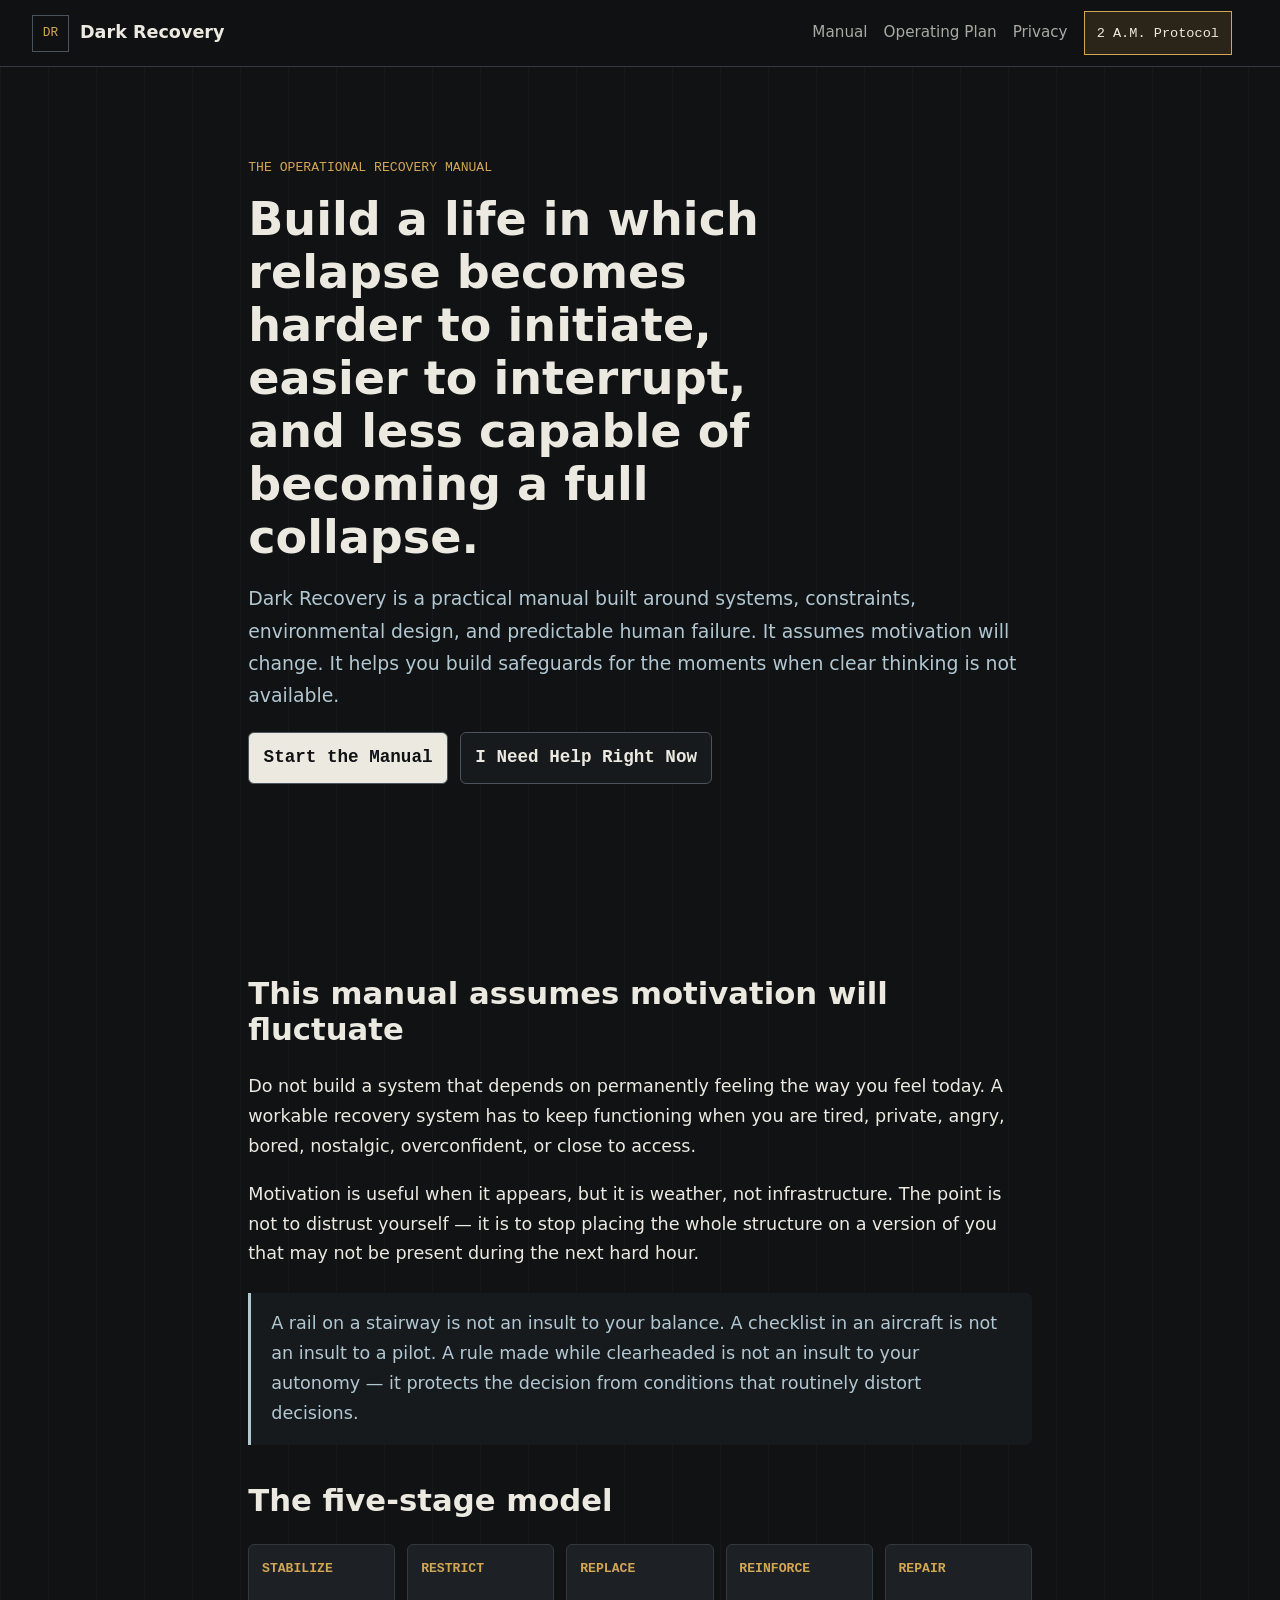
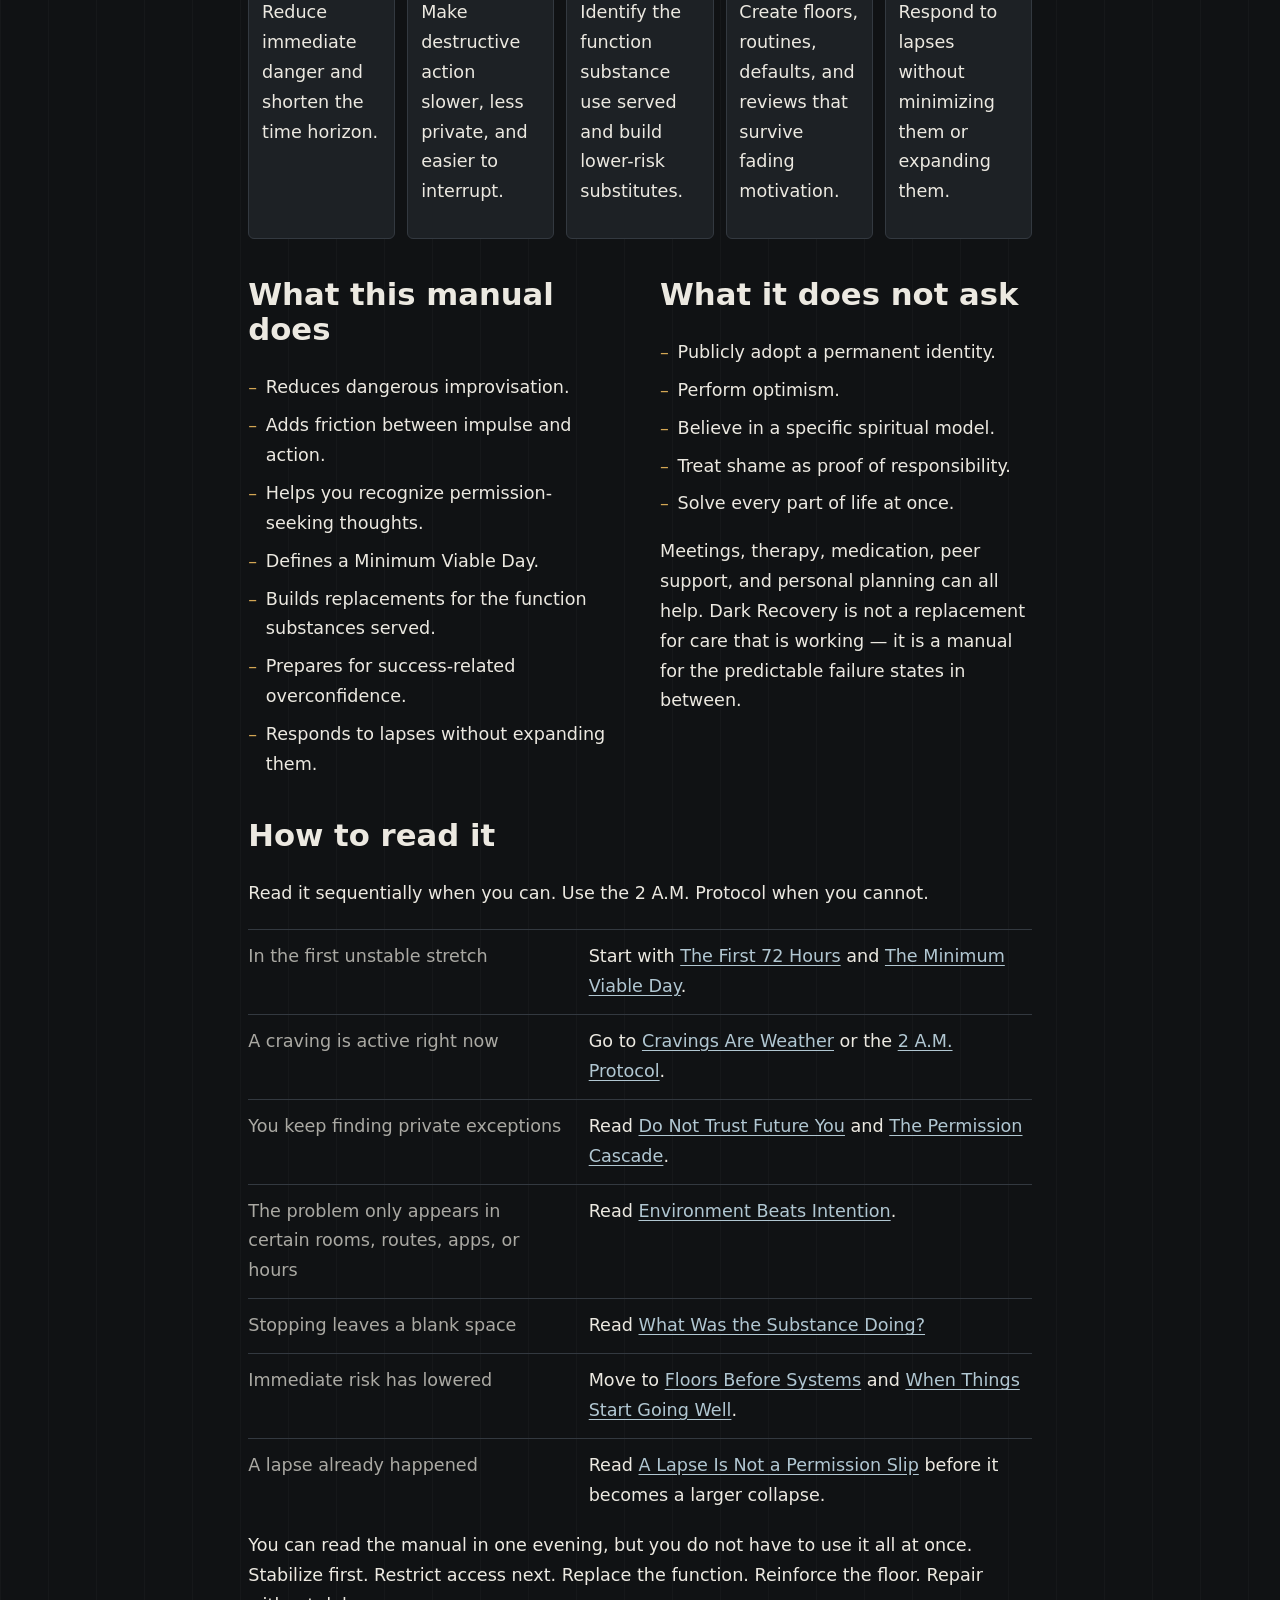
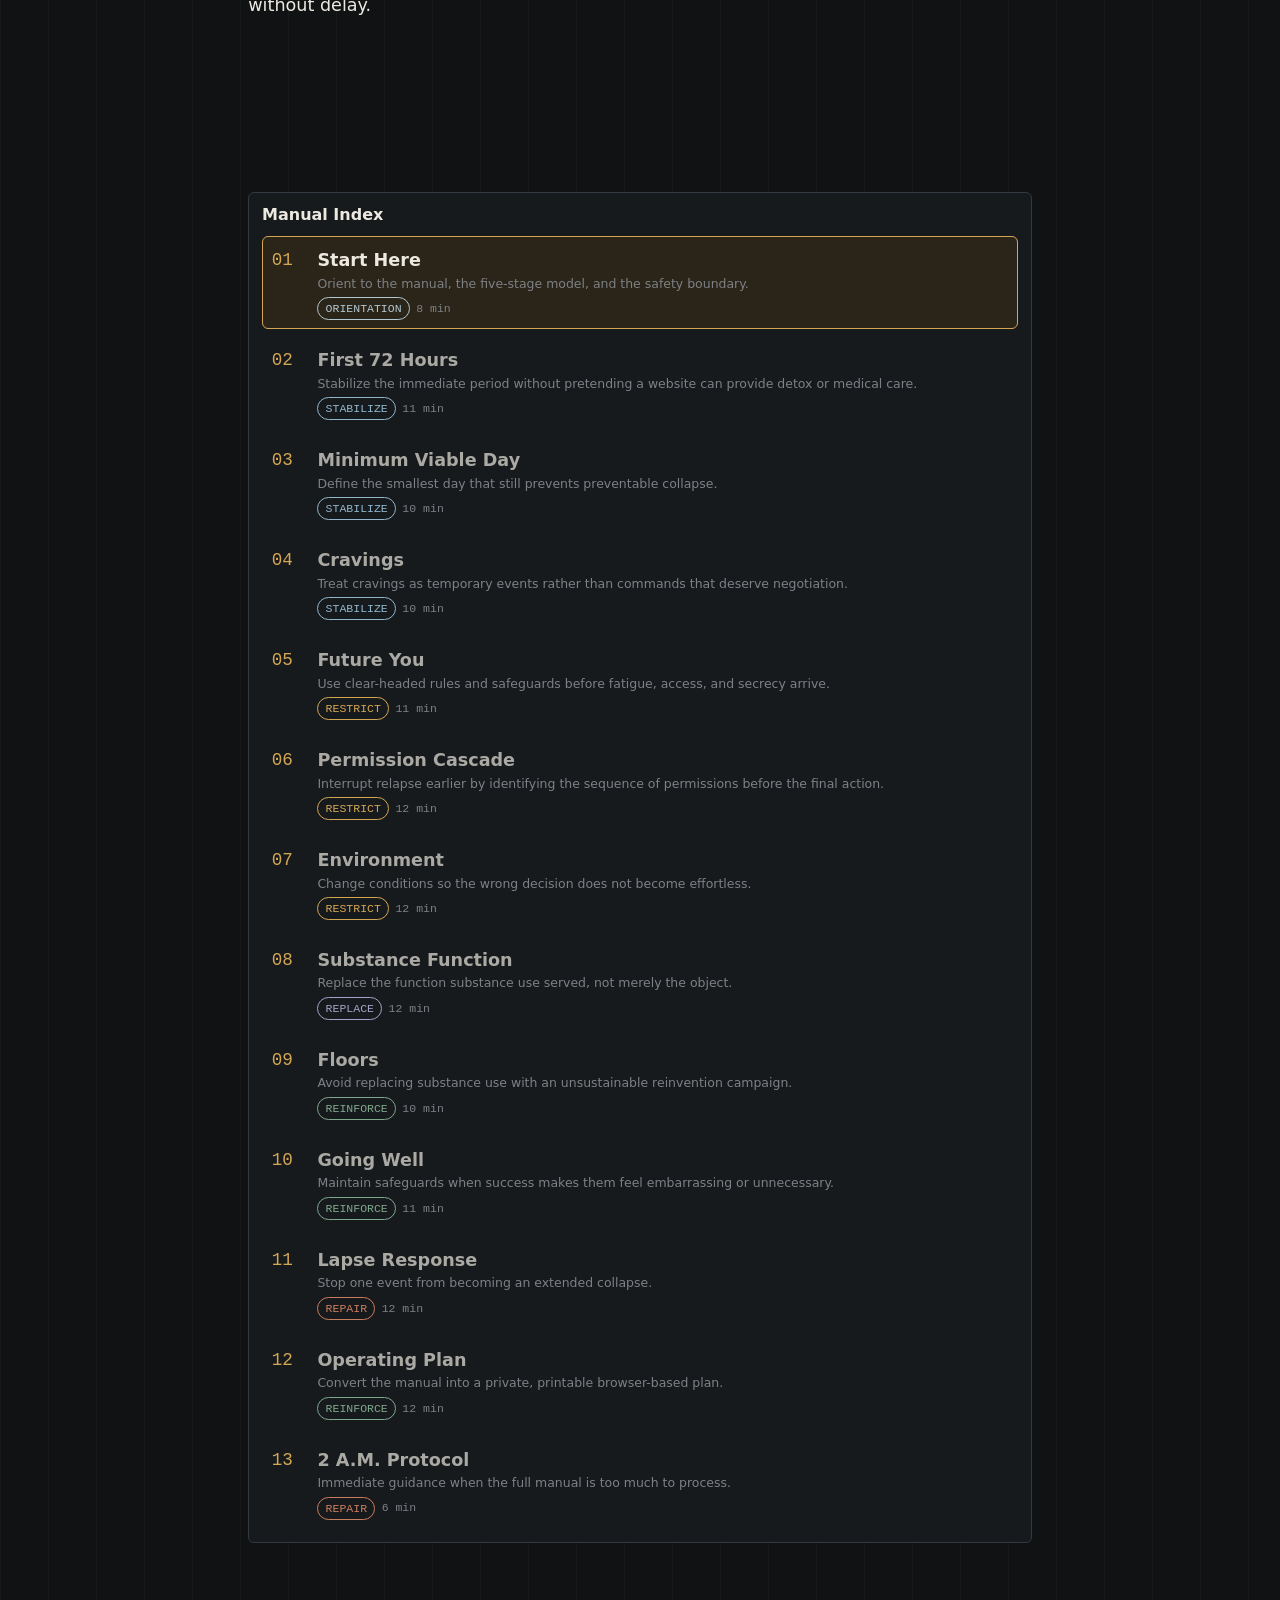
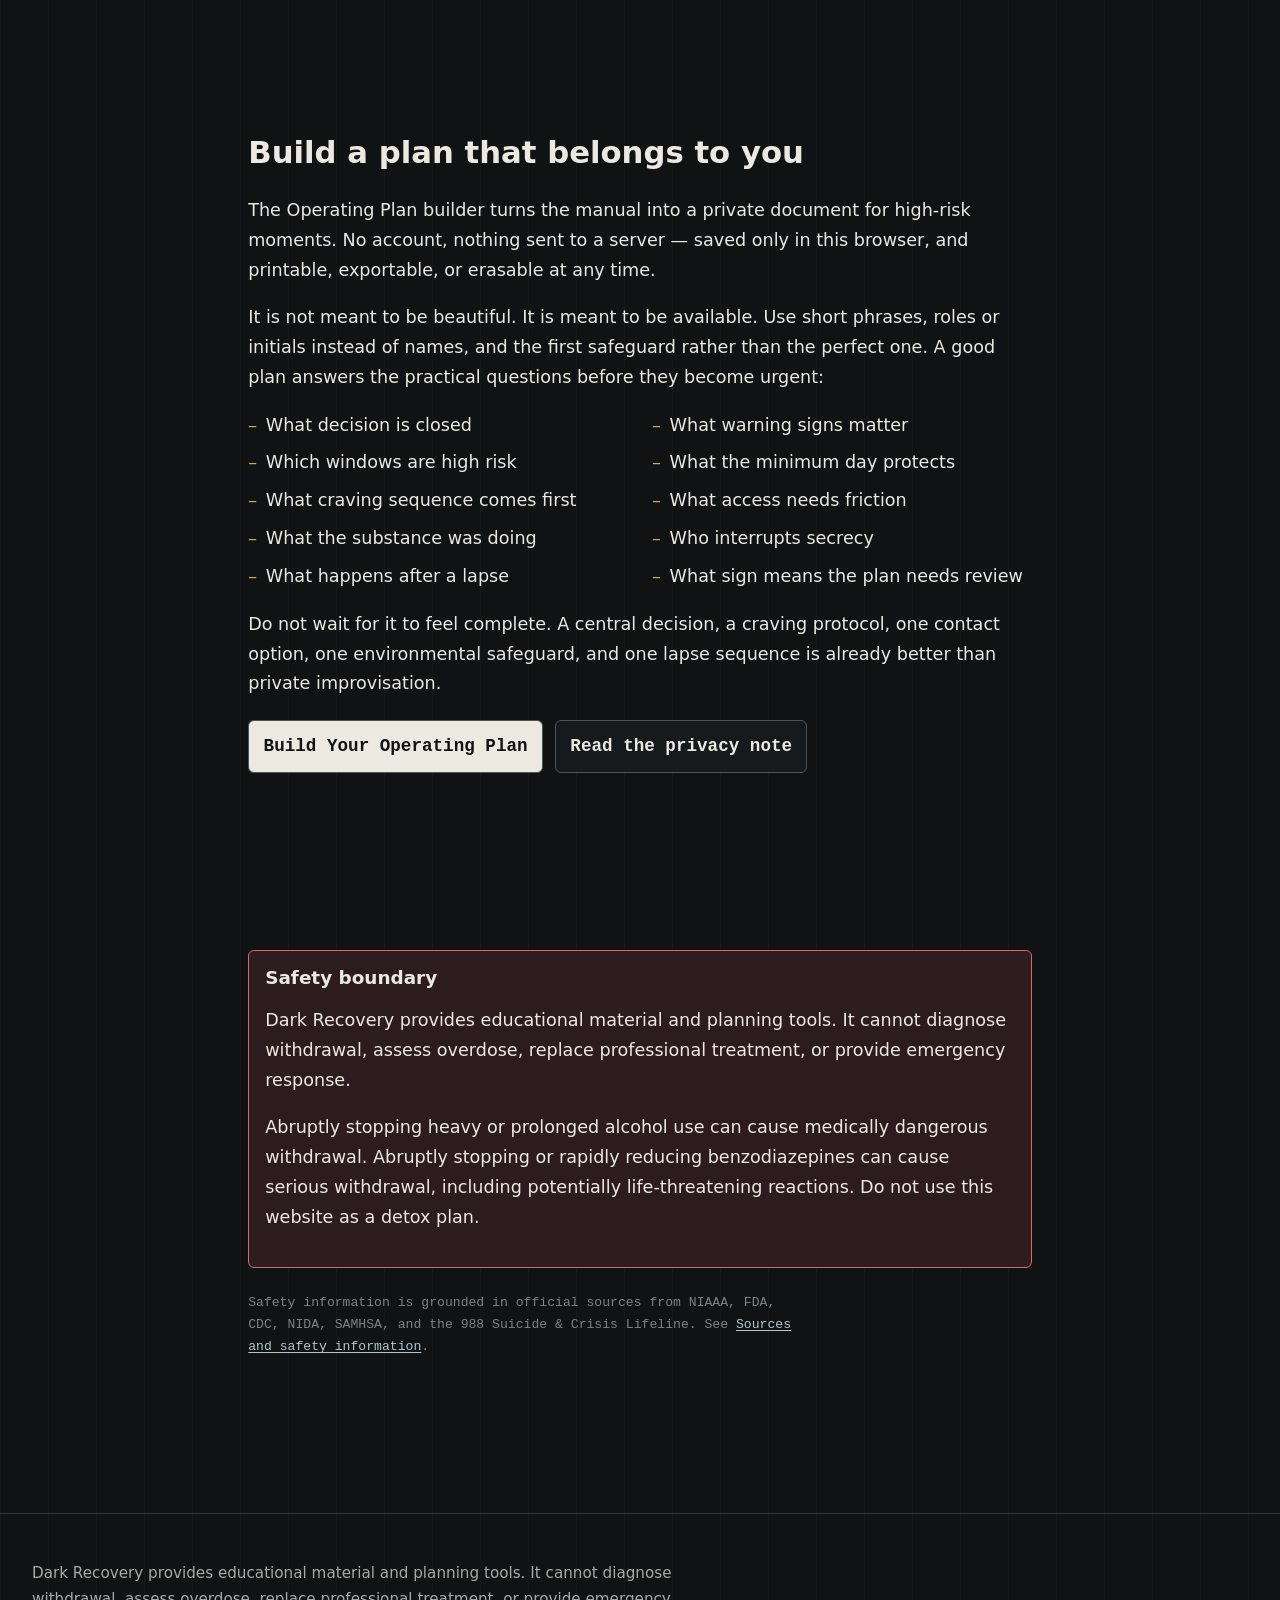
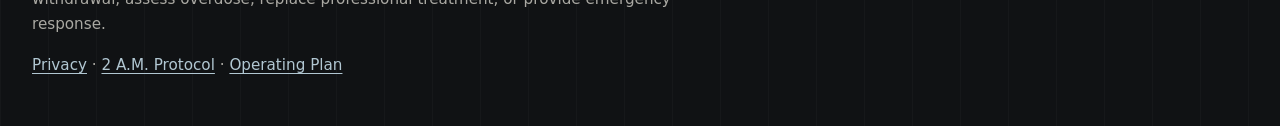
<file: index.html>
<!DOCTYPE html><html lang="en"><head><meta charset="utf-8"><meta name="viewport" content="width=device-width, initial-scale=1"><title>Dark Recovery — The Operational Recovery Manual</title><meta name="description" content="A practical, systems-based manual for making relapse harder to initiate, easier to interrupt, and less capable of becoming a full collapse."><link rel="canonical" href="https://darkrecovery.com/"><link rel="icon" href="/favicon.svg" type="image/svg+xml"><link rel="manifest" href="/site.webmanifest"><meta property="og:type" content="website"><meta property="og:site_name" content="Dark Recovery"><meta property="og:title" content="Dark Recovery — The Operational Recovery Manual"><meta property="og:description" content="A practical, systems-based manual for making relapse harder to initiate, easier to interrupt, and less capable of becoming a full collapse."><meta property="og:url" content="https://darkrecovery.com/"><meta property="og:image" content="https://darkrecovery.com/og-default.svg"><meta name="twitter:card" content="summary_large_image"><script type="application/ld+json">{"@context":"https://schema.org","@type":"WebSite","name":"Dark Recovery","url":"https://darkrecovery.com","description":"A practical, systems-based manual for making relapse harder to initiate, easier to interrupt, and less capable of becoming a full collapse."}</script><link rel="stylesheet" href="/assets/ManualIndex.Y-veWtyw.css"><style>.home-hero[data-astro-cid-lcdefpme] h1[data-astro-cid-lcdefpme]{max-width:19ch;font-size:clamp(1.9rem,3.6vw,3.1rem)}.callout[data-astro-cid-lcdefpme]{border-left:3px solid var(--color-steel-strong);background:var(--color-surface);border-radius:0 var(--radius) var(--radius) 0;margin:1.5rem 0;padding:1rem 1.25rem}.callout[data-astro-cid-lcdefpme] p[data-astro-cid-lcdefpme]{color:var(--color-steel-strong);margin:0}.two-col[data-astro-cid-lcdefpme]{grid-template-columns:repeat(2,minmax(0,1fr));gap:.5rem 2.5rem;margin-top:2.4rem;display:grid}.two-col[data-astro-cid-lcdefpme] h2[data-astro-cid-lcdefpme]{margin-top:0}.check-list[data-astro-cid-lcdefpme]{gap:.5rem 1.5rem;margin:1rem 0 0;padding:0;list-style:none;display:grid}.check-list[data-astro-cid-lcdefpme] li[data-astro-cid-lcdefpme]{padding-left:1.1rem;position:relative}.check-list[data-astro-cid-lcdefpme] li[data-astro-cid-lcdefpme]:before{content:"–";color:var(--color-amber);position:absolute;left:0}.full-check-list[data-astro-cid-lcdefpme]{grid-template-columns:repeat(2,minmax(0,1fr))}.reading-guide[data-astro-cid-lcdefpme]{gap:.75rem;margin:1.25rem 0;display:grid}.reading-guide-row[data-astro-cid-lcdefpme]{border-top:1px solid var(--color-border);grid-template-columns:minmax(0,1fr) minmax(0,1.4fr);gap:.35rem 1.5rem;padding-top:.75rem;display:grid}.reading-guide-if[data-astro-cid-lcdefpme]{color:var(--color-text-muted);margin:0}.reading-guide-then[data-astro-cid-lcdefpme]{margin:0}@media (width<=700px){.two-col[data-astro-cid-lcdefpme]{grid-template-columns:1fr;gap:0}.two-col[data-astro-cid-lcdefpme] h2[data-astro-cid-lcdefpme]:not(:first-child){margin-top:2.4rem}.full-check-list[data-astro-cid-lcdefpme],.check-list[data-astro-cid-lcdefpme]{grid-template-columns:1fr}.reading-guide-row[data-astro-cid-lcdefpme]{grid-template-columns:1fr;gap:.25rem}}
</style></head><body class><a class="skip-link" href="#main-content">Skip to main content</a><header class="site-header"><a class="wordmark" href="/" aria-label="Dark Recovery home"><span aria-hidden="true">DR</span><strong>Dark Recovery</strong></a><nav class="top-nav" aria-label="Primary"><a href="/#manual-index">Manual</a><a href="/operating-plan/">Operating Plan</a><a href="/privacy/">Privacy</a></nav><a class="emergency-access" href="/2am/" data-emergency-link>2 A.M. Protocol</a><button class="menu-button" type="button" data-menu-toggle aria-expanded="false" aria-controls="mobile-menu">Menu</button></header><div class="mobile-menu" id="mobile-menu" hidden data-mobile-menu><nav class="manual-index" aria-label="Manual index"><h2>Manual Index</h2><ol><li><a href="/" aria-current="page"><span class="chapter-number">01</span><span><strong>Start Here</strong><small>Orient to the manual, the five-stage model, and the safety boundary.</small><span class="index-meta"><span class="stage-badge stage-orientation">Orientation</span> 8 min</span></span></a></li><li><a href="/first-72-hours/"><span class="chapter-number">02</span><span><strong>First 72 Hours</strong><small>Stabilize the immediate period without pretending a website can provide detox or medical care.</small><span class="index-meta"><span class="stage-badge stage-stabilize">Stabilize</span> 11 min</span></span></a></li><li><a href="/minimum-viable-day/"><span class="chapter-number">03</span><span><strong>Minimum Viable Day</strong><small>Define the smallest day that still prevents preventable collapse.</small><span class="index-meta"><span class="stage-badge stage-stabilize">Stabilize</span> 10 min</span></span></a></li><li><a href="/cravings-are-weather/"><span class="chapter-number">04</span><span><strong>Cravings</strong><small>Treat cravings as temporary events rather than commands that deserve negotiation.</small><span class="index-meta"><span class="stage-badge stage-stabilize">Stabilize</span> 10 min</span></span></a></li><li><a href="/do-not-trust-future-you/"><span class="chapter-number">05</span><span><strong>Future You</strong><small>Use clear-headed rules and safeguards before fatigue, access, and secrecy arrive.</small><span class="index-meta"><span class="stage-badge stage-restrict">Restrict</span> 11 min</span></span></a></li><li><a href="/permission-cascade/"><span class="chapter-number">06</span><span><strong>Permission Cascade</strong><small>Interrupt relapse earlier by identifying the sequence of permissions before the final action.</small><span class="index-meta"><span class="stage-badge stage-restrict">Restrict</span> 12 min</span></span></a></li><li><a href="/environment-beats-intention/"><span class="chapter-number">07</span><span><strong>Environment</strong><small>Change conditions so the wrong decision does not become effortless.</small><span class="index-meta"><span class="stage-badge stage-restrict">Restrict</span> 12 min</span></span></a></li><li><a href="/what-was-the-substance-doing/"><span class="chapter-number">08</span><span><strong>Substance Function</strong><small>Replace the function substance use served, not merely the object.</small><span class="index-meta"><span class="stage-badge stage-replace">Replace</span> 12 min</span></span></a></li><li><a href="/floors-before-systems/"><span class="chapter-number">09</span><span><strong>Floors</strong><small>Avoid replacing substance use with an unsustainable reinvention campaign.</small><span class="index-meta"><span class="stage-badge stage-reinforce">Reinforce</span> 10 min</span></span></a></li><li><a href="/when-things-start-going-well/"><span class="chapter-number">10</span><span><strong>Going Well</strong><small>Maintain safeguards when success makes them feel embarrassing or unnecessary.</small><span class="index-meta"><span class="stage-badge stage-reinforce">Reinforce</span> 11 min</span></span></a></li><li><a href="/lapse-is-not-a-permission-slip/"><span class="chapter-number">11</span><span><strong>Lapse Response</strong><small>Stop one event from becoming an extended collapse.</small><span class="index-meta"><span class="stage-badge stage-repair">Repair</span> 12 min</span></span></a></li><li><a href="/operating-plan/"><span class="chapter-number">12</span><span><strong>Operating Plan</strong><small>Convert the manual into a private, printable browser-based plan.</small><span class="index-meta"><span class="stage-badge stage-reinforce">Reinforce</span> 12 min</span></span></a></li><li><a href="/2am/"><span class="chapter-number">13</span><span><strong>2 A.M. Protocol</strong><small>Immediate guidance when the full manual is too much to process.</small><span class="index-meta"><span class="stage-badge stage-repair">Repair</span> 6 min</span></span></a></li></ol></nav></div><main id="main-content"><section class="narrow-page home-hero" data-astro-cid-lcdefpme><p class="eyebrow" data-astro-cid-lcdefpme>THE OPERATIONAL RECOVERY MANUAL</p><h1 data-astro-cid-lcdefpme>Build a life in which relapse becomes harder to initiate, easier to interrupt, and less capable of becoming a full collapse.</h1><p class="summary" data-astro-cid-lcdefpme>Dark Recovery is a practical manual built around systems, constraints, environmental design, and predictable human failure. It assumes motivation will change. It helps you build safeguards for the moments when clear thinking is not available.</p><div class="action-row" data-astro-cid-lcdefpme><a class="button" href="/first-72-hours/" data-astro-cid-lcdefpme>Start the Manual</a><a class="button secondary" href="/2am/" data-astro-cid-lcdefpme>I Need Help Right Now</a></div></section><section class="narrow-page" data-astro-cid-lcdefpme><h2 data-astro-cid-lcdefpme>This manual assumes motivation will fluctuate</h2><p data-astro-cid-lcdefpme>Do not build a system that depends on permanently feeling the way you feel today. A workable recovery system has to keep functioning when you are tired, private, angry, bored, nostalgic, overconfident, or close to access.</p><p data-astro-cid-lcdefpme>Motivation is useful when it appears, but it is weather, not infrastructure. The point is not to distrust yourself — it is to stop placing the whole structure on a version of you that may not be present during the next hard hour.</p><div class="callout" data-astro-cid-lcdefpme><p data-astro-cid-lcdefpme>A rail on a stairway is not an insult to your balance. A checklist in an aircraft is not an insult to a pilot. A rule made while clearheaded is not an insult to your autonomy — it protects the decision from conditions that routinely distort decisions.</p></div><h2 data-astro-cid-lcdefpme>The five-stage model</h2><div class="stage-flow" aria-label="Stabilize, restrict, replace, reinforce, repair" data-astro-cid-lcdefpme><div class="diagram-node" data-astro-cid-lcdefpme><strong data-astro-cid-lcdefpme>Stabilize</strong><p data-astro-cid-lcdefpme>Reduce immediate danger and shorten the time horizon.</p></div><div class="diagram-node" data-astro-cid-lcdefpme><strong data-astro-cid-lcdefpme>Restrict</strong><p data-astro-cid-lcdefpme>Make destructive action slower, less private, and easier to interrupt.</p></div><div class="diagram-node" data-astro-cid-lcdefpme><strong data-astro-cid-lcdefpme>Replace</strong><p data-astro-cid-lcdefpme>Identify the function substance use served and build lower-risk substitutes.</p></div><div class="diagram-node" data-astro-cid-lcdefpme><strong data-astro-cid-lcdefpme>Reinforce</strong><p data-astro-cid-lcdefpme>Create floors, routines, defaults, and reviews that survive fading motivation.</p></div><div class="diagram-node" data-astro-cid-lcdefpme><strong data-astro-cid-lcdefpme>Repair</strong><p data-astro-cid-lcdefpme>Respond to lapses without minimizing them or expanding them.</p></div></div><div class="two-col" data-astro-cid-lcdefpme><div data-astro-cid-lcdefpme><h2 data-astro-cid-lcdefpme>What this manual does</h2><ul class="check-list" data-astro-cid-lcdefpme><li data-astro-cid-lcdefpme>Reduces dangerous improvisation.</li><li data-astro-cid-lcdefpme>Adds friction between impulse and action.</li><li data-astro-cid-lcdefpme>Helps you recognize permission-seeking thoughts.</li><li data-astro-cid-lcdefpme>Defines a Minimum Viable Day.</li><li data-astro-cid-lcdefpme>Builds replacements for the function substances served.</li><li data-astro-cid-lcdefpme>Prepares for success-related overconfidence.</li><li data-astro-cid-lcdefpme>Responds to lapses without expanding them.</li></ul></div><div data-astro-cid-lcdefpme><h2 data-astro-cid-lcdefpme>What it does not ask</h2><ul class="check-list" data-astro-cid-lcdefpme><li data-astro-cid-lcdefpme>Publicly adopt a permanent identity.</li><li data-astro-cid-lcdefpme>Perform optimism.</li><li data-astro-cid-lcdefpme>Believe in a specific spiritual model.</li><li data-astro-cid-lcdefpme>Treat shame as proof of responsibility.</li><li data-astro-cid-lcdefpme>Solve every part of life at once.</li></ul><p data-astro-cid-lcdefpme>Meetings, therapy, medication, peer support, and personal planning can all help. Dark Recovery is not a replacement for care that is working — it is a manual for the predictable failure states in between.</p></div></div><h2 data-astro-cid-lcdefpme>How to read it</h2><p data-astro-cid-lcdefpme>Read it sequentially when you can. Use the 2 A.M. Protocol when you cannot.</p><div class="reading-guide" data-astro-cid-lcdefpme><div class="reading-guide-row" data-astro-cid-lcdefpme><p class="reading-guide-if" data-astro-cid-lcdefpme>In the first unstable stretch</p><p class="reading-guide-then" data-astro-cid-lcdefpme>Start with <a href="/first-72-hours/" data-astro-cid-lcdefpme>The First 72 Hours</a> and <a href="/minimum-viable-day/" data-astro-cid-lcdefpme>The Minimum Viable Day</a>.</p></div><div class="reading-guide-row" data-astro-cid-lcdefpme><p class="reading-guide-if" data-astro-cid-lcdefpme>A craving is active right now</p><p class="reading-guide-then" data-astro-cid-lcdefpme>Go to <a href="/cravings-are-weather/" data-astro-cid-lcdefpme>Cravings Are Weather</a> or the <a href="/2am/" data-astro-cid-lcdefpme>2 A.M. Protocol</a>.</p></div><div class="reading-guide-row" data-astro-cid-lcdefpme><p class="reading-guide-if" data-astro-cid-lcdefpme>You keep finding private exceptions</p><p class="reading-guide-then" data-astro-cid-lcdefpme>Read <a href="/do-not-trust-future-you/" data-astro-cid-lcdefpme>Do Not Trust Future You</a> and <a href="/permission-cascade/" data-astro-cid-lcdefpme>The Permission Cascade</a>.</p></div><div class="reading-guide-row" data-astro-cid-lcdefpme><p class="reading-guide-if" data-astro-cid-lcdefpme>The problem only appears in certain rooms, routes, apps, or hours</p><p class="reading-guide-then" data-astro-cid-lcdefpme>Read <a href="/environment-beats-intention/" data-astro-cid-lcdefpme>Environment Beats Intention</a>.</p></div><div class="reading-guide-row" data-astro-cid-lcdefpme><p class="reading-guide-if" data-astro-cid-lcdefpme>Stopping leaves a blank space</p><p class="reading-guide-then" data-astro-cid-lcdefpme>Read <a href="/what-was-the-substance-doing/" data-astro-cid-lcdefpme>What Was the Substance Doing?</a></p></div><div class="reading-guide-row" data-astro-cid-lcdefpme><p class="reading-guide-if" data-astro-cid-lcdefpme>Immediate risk has lowered</p><p class="reading-guide-then" data-astro-cid-lcdefpme>Move to <a href="/floors-before-systems/" data-astro-cid-lcdefpme>Floors Before Systems</a> and <a href="/when-things-start-going-well/" data-astro-cid-lcdefpme>When Things Start Going Well</a>.</p></div><div class="reading-guide-row" data-astro-cid-lcdefpme><p class="reading-guide-if" data-astro-cid-lcdefpme>A lapse already happened</p><p class="reading-guide-then" data-astro-cid-lcdefpme>Read <a href="/lapse-is-not-a-permission-slip/" data-astro-cid-lcdefpme>A Lapse Is Not a Permission Slip</a> before it becomes a larger collapse.</p></div></div><p data-astro-cid-lcdefpme>You can read the manual in one evening, but you do not have to use it all at once. Stabilize first. Restrict access next. Replace the function. Reinforce the floor. Repair without delay.</p></section><section class="narrow-page" id="manual-index" data-astro-cid-lcdefpme><nav class="manual-index" aria-label="Manual index"><h2>Manual Index</h2><ol><li><a href="/" aria-current="page"><span class="chapter-number">01</span><span><strong>Start Here</strong><small>Orient to the manual, the five-stage model, and the safety boundary.</small><span class="index-meta"><span class="stage-badge stage-orientation">Orientation</span> 8 min</span></span></a></li><li><a href="/first-72-hours/"><span class="chapter-number">02</span><span><strong>First 72 Hours</strong><small>Stabilize the immediate period without pretending a website can provide detox or medical care.</small><span class="index-meta"><span class="stage-badge stage-stabilize">Stabilize</span> 11 min</span></span></a></li><li><a href="/minimum-viable-day/"><span class="chapter-number">03</span><span><strong>Minimum Viable Day</strong><small>Define the smallest day that still prevents preventable collapse.</small><span class="index-meta"><span class="stage-badge stage-stabilize">Stabilize</span> 10 min</span></span></a></li><li><a href="/cravings-are-weather/"><span class="chapter-number">04</span><span><strong>Cravings</strong><small>Treat cravings as temporary events rather than commands that deserve negotiation.</small><span class="index-meta"><span class="stage-badge stage-stabilize">Stabilize</span> 10 min</span></span></a></li><li><a href="/do-not-trust-future-you/"><span class="chapter-number">05</span><span><strong>Future You</strong><small>Use clear-headed rules and safeguards before fatigue, access, and secrecy arrive.</small><span class="index-meta"><span class="stage-badge stage-restrict">Restrict</span> 11 min</span></span></a></li><li><a href="/permission-cascade/"><span class="chapter-number">06</span><span><strong>Permission Cascade</strong><small>Interrupt relapse earlier by identifying the sequence of permissions before the final action.</small><span class="index-meta"><span class="stage-badge stage-restrict">Restrict</span> 12 min</span></span></a></li><li><a href="/environment-beats-intention/"><span class="chapter-number">07</span><span><strong>Environment</strong><small>Change conditions so the wrong decision does not become effortless.</small><span class="index-meta"><span class="stage-badge stage-restrict">Restrict</span> 12 min</span></span></a></li><li><a href="/what-was-the-substance-doing/"><span class="chapter-number">08</span><span><strong>Substance Function</strong><small>Replace the function substance use served, not merely the object.</small><span class="index-meta"><span class="stage-badge stage-replace">Replace</span> 12 min</span></span></a></li><li><a href="/floors-before-systems/"><span class="chapter-number">09</span><span><strong>Floors</strong><small>Avoid replacing substance use with an unsustainable reinvention campaign.</small><span class="index-meta"><span class="stage-badge stage-reinforce">Reinforce</span> 10 min</span></span></a></li><li><a href="/when-things-start-going-well/"><span class="chapter-number">10</span><span><strong>Going Well</strong><small>Maintain safeguards when success makes them feel embarrassing or unnecessary.</small><span class="index-meta"><span class="stage-badge stage-reinforce">Reinforce</span> 11 min</span></span></a></li><li><a href="/lapse-is-not-a-permission-slip/"><span class="chapter-number">11</span><span><strong>Lapse Response</strong><small>Stop one event from becoming an extended collapse.</small><span class="index-meta"><span class="stage-badge stage-repair">Repair</span> 12 min</span></span></a></li><li><a href="/operating-plan/"><span class="chapter-number">12</span><span><strong>Operating Plan</strong><small>Convert the manual into a private, printable browser-based plan.</small><span class="index-meta"><span class="stage-badge stage-reinforce">Reinforce</span> 12 min</span></span></a></li><li><a href="/2am/"><span class="chapter-number">13</span><span><strong>2 A.M. Protocol</strong><small>Immediate guidance when the full manual is too much to process.</small><span class="index-meta"><span class="stage-badge stage-repair">Repair</span> 6 min</span></span></a></li></ol></nav></section><section class="narrow-page" data-astro-cid-lcdefpme><h2 data-astro-cid-lcdefpme>Build a plan that belongs to you</h2><p data-astro-cid-lcdefpme>The Operating Plan builder turns the manual into a private document for high-risk moments. No account, nothing sent to a server — saved only in this browser, and printable, exportable, or erasable at any time.</p><p data-astro-cid-lcdefpme>It is not meant to be beautiful. It is meant to be available. Use short phrases, roles or initials instead of names, and the first safeguard rather than the perfect one. A good plan answers the practical questions before they become urgent:</p><ul class="check-list full-check-list" data-astro-cid-lcdefpme><li data-astro-cid-lcdefpme>What decision is closed</li><li data-astro-cid-lcdefpme>What warning signs matter</li><li data-astro-cid-lcdefpme>Which windows are high risk</li><li data-astro-cid-lcdefpme>What the minimum day protects</li><li data-astro-cid-lcdefpme>What craving sequence comes first</li><li data-astro-cid-lcdefpme>What access needs friction</li><li data-astro-cid-lcdefpme>What the substance was doing</li><li data-astro-cid-lcdefpme>Who interrupts secrecy</li><li data-astro-cid-lcdefpme>What happens after a lapse</li><li data-astro-cid-lcdefpme>What sign means the plan needs review</li></ul><p data-astro-cid-lcdefpme>Do not wait for it to feel complete. A central decision, a craving protocol, one contact option, one environmental safeguard, and one lapse sequence is already better than private improvisation.</p><div class="action-row" data-astro-cid-lcdefpme><a class="button" href="/operating-plan/" data-astro-cid-lcdefpme>Build Your Operating Plan</a><a class="button secondary" href="/privacy/" data-astro-cid-lcdefpme>Read the privacy note</a></div></section><section class="narrow-page" data-astro-cid-lcdefpme><aside class="warning" role="note" aria-label="Safety boundary"><h2>Safety boundary</h2><p data-astro-cid-lcdefpme>Dark Recovery provides educational material and planning tools. It cannot diagnose withdrawal, assess overdose, replace professional treatment, or provide emergency response.</p><p data-astro-cid-lcdefpme>Abruptly stopping heavy or prolonged alcohol use can cause medically dangerous withdrawal. Abruptly stopping or rapidly reducing benzodiazepines can cause serious withdrawal, including potentially life-threatening reactions. Do not use this website as a detox plan.</p></aside><p class="source-note" data-astro-cid-lcdefpme>Safety information is grounded in official sources from NIAAA, FDA, CDC, NIDA, SAMHSA, and the 988 Suicide & Crisis Lifeline. See <a href="/privacy/#sources" data-astro-cid-lcdefpme>Sources and safety information</a>.</p></section></main><footer class="site-footer"><p>Dark Recovery provides educational material and planning tools. It cannot diagnose withdrawal, assess overdose, replace professional treatment, or provide emergency response.</p><p><a href="/privacy/">Privacy</a> · <a href="/2am/">2 A.M. Protocol</a> · <a href="/operating-plan/">Operating Plan</a></p></footer><script type="module">var e=document.querySelector(`[data-menu-toggle]`),t=document.querySelector(`[data-mobile-menu]`),n=null;function r(){!t||!e||(t.hidden=!0,e.setAttribute(`aria-expanded`,`false`),document.body.classList.remove(`menu-open`),n?.focus())}function i(){!t||!e||(n=document.activeElement instanceof HTMLElement?document.activeElement:null,t.hidden=!1,e.setAttribute(`aria-expanded`,`true`),document.body.classList.add(`menu-open`),t.querySelector(`a, button`)?.focus())}e?.addEventListener(`click`,()=>{t&&(t.hidden?i():r())}),t?.addEventListener(`click`,e=>{e.target.closest(`a`)&&r()}),document.addEventListener(`keydown`,e=>{e.key===`Escape`&&r()});</script></body></html>
</file>
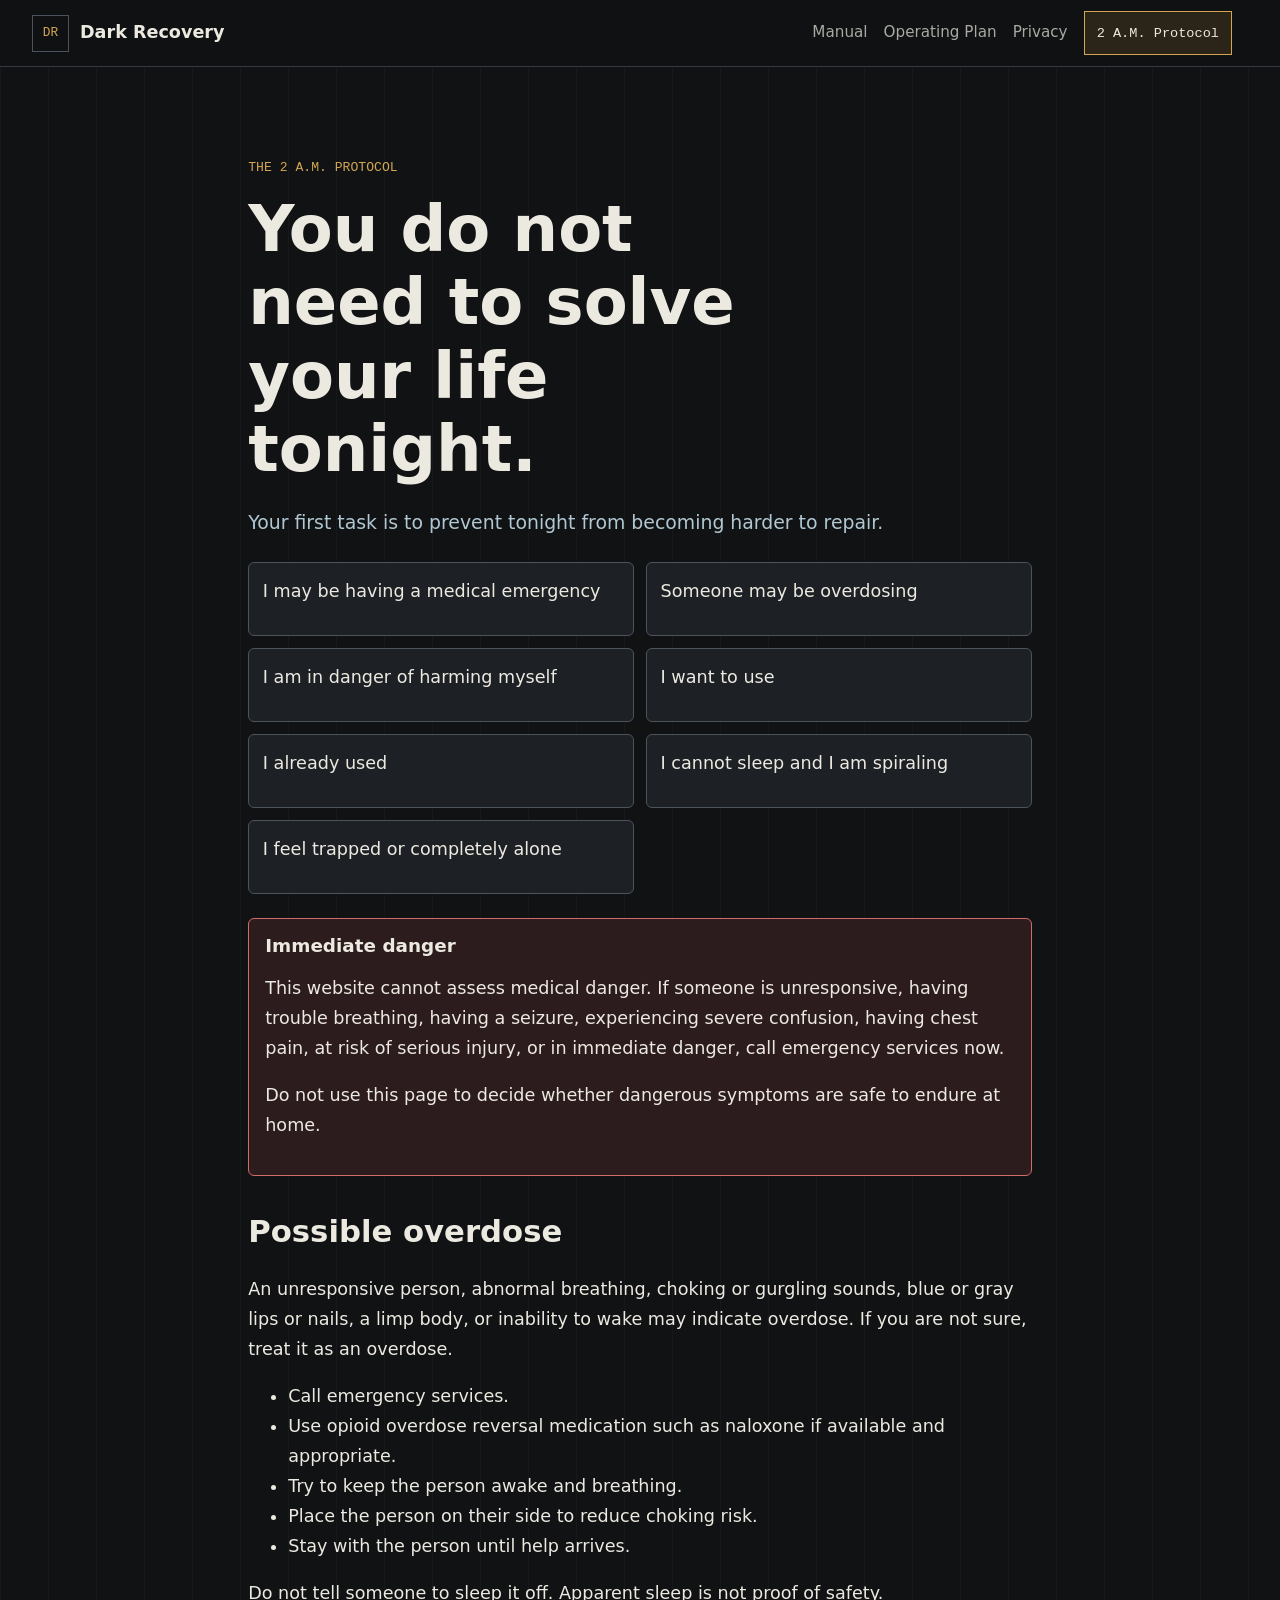
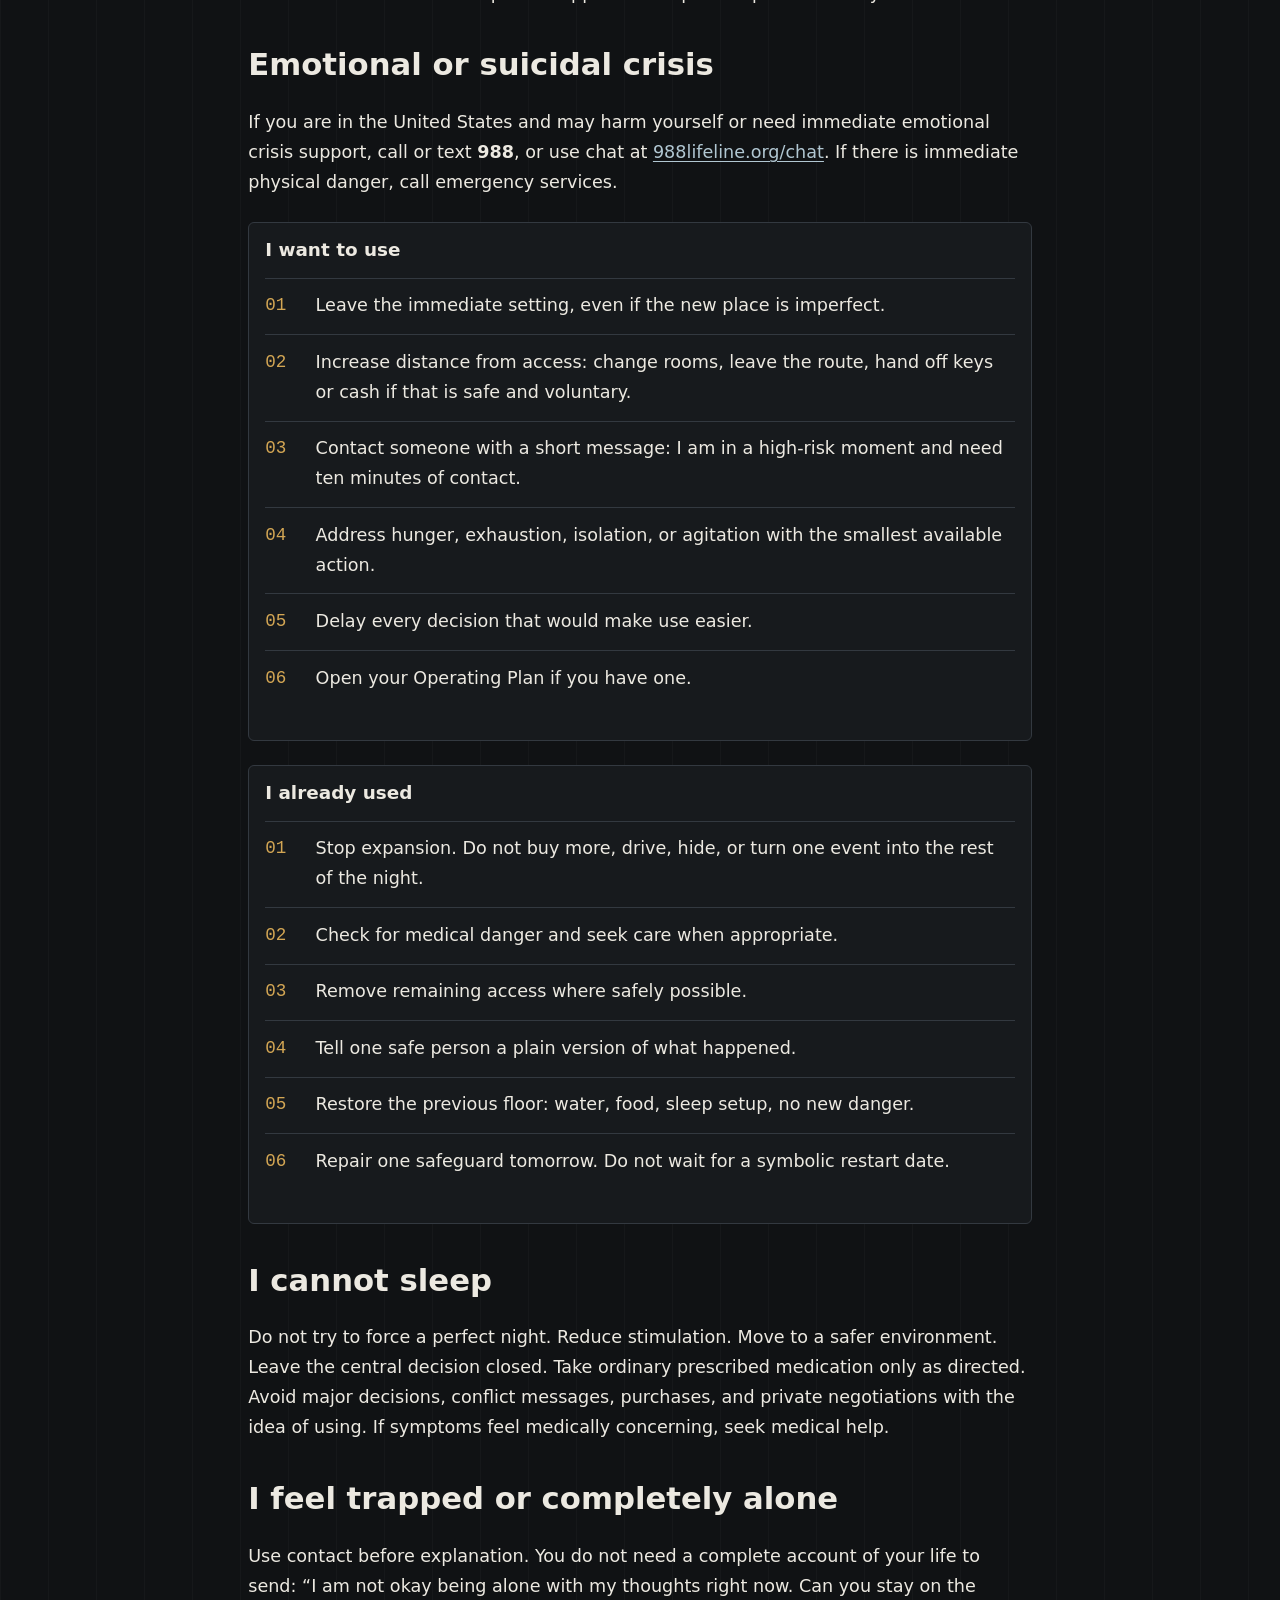
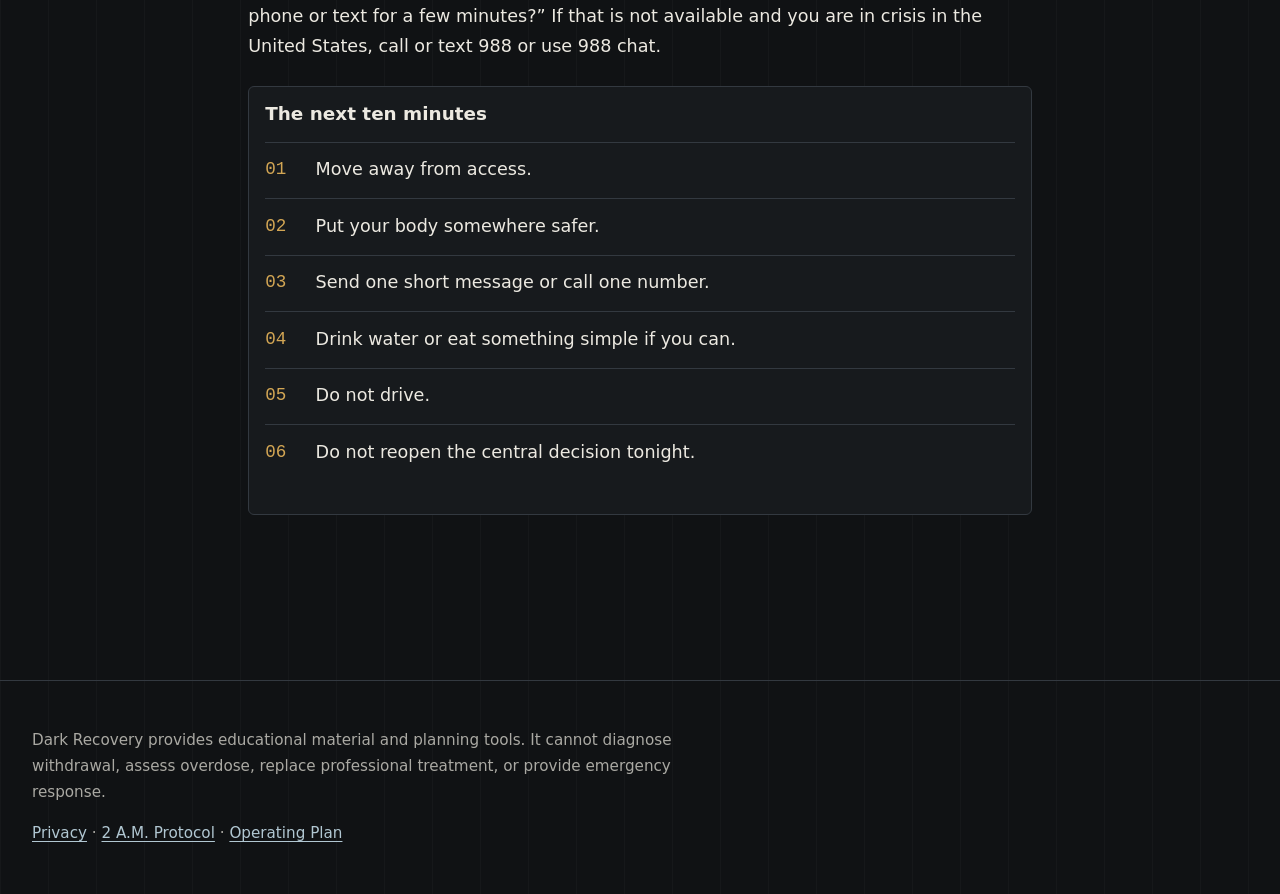
<file: 2am/index.html>
<!DOCTYPE html><html lang="en"><head><meta charset="utf-8"><meta name="viewport" content="width=device-width, initial-scale=1"><title>The 2 A.M. Protocol — Dark Recovery</title><meta name="description" content="Immediate, scannable guidance for medical danger, overdose, emotional crisis, cravings, lapse response, and sleepless spiraling."><link rel="canonical" href="https://darkrecovery.com/2am/"><link rel="icon" href="/favicon.svg" type="image/svg+xml"><link rel="manifest" href="/site.webmanifest"><meta property="og:type" content="website"><meta property="og:site_name" content="Dark Recovery"><meta property="og:title" content="The 2 A.M. Protocol — Dark Recovery"><meta property="og:description" content="Immediate, scannable guidance for medical danger, overdose, emotional crisis, cravings, lapse response, and sleepless spiraling."><meta property="og:url" content="https://darkrecovery.com/2am/"><meta property="og:image" content="https://darkrecovery.com/og-default.svg"><meta name="twitter:card" content="summary_large_image"><script type="application/ld+json">{"@context":"https://schema.org","@type":"WebSite","name":"Dark Recovery","url":"https://darkrecovery.com","description":"Immediate, scannable guidance for medical danger, overdose, emotional crisis, cravings, lapse response, and sleepless spiraling."}</script><link rel="stylesheet" href="/assets/ManualIndex.Y-veWtyw.css"></head><body class="urgent-page"><a class="skip-link" href="#main-content">Skip to main content</a><header class="site-header"><a class="wordmark" href="/" aria-label="Dark Recovery home"><span aria-hidden="true">DR</span><strong>Dark Recovery</strong></a><nav class="top-nav" aria-label="Primary"><a href="/#manual-index">Manual</a><a href="/operating-plan/">Operating Plan</a><a href="/privacy/">Privacy</a></nav><a class="emergency-access" href="/2am/" data-emergency-link>2 A.M. Protocol</a><button class="menu-button" type="button" data-menu-toggle aria-expanded="false" aria-controls="mobile-menu">Menu</button></header><div class="mobile-menu" id="mobile-menu" hidden data-mobile-menu><nav class="manual-index" aria-label="Manual index"><h2>Manual Index</h2><ol><li><a href="/"><span class="chapter-number">01</span><span><strong>Start Here</strong><small>Orient to the manual, the five-stage model, and the safety boundary.</small><span class="index-meta"><span class="stage-badge stage-orientation">Orientation</span> 8 min</span></span></a></li><li><a href="/first-72-hours/"><span class="chapter-number">02</span><span><strong>First 72 Hours</strong><small>Stabilize the immediate period without pretending a website can provide detox or medical care.</small><span class="index-meta"><span class="stage-badge stage-stabilize">Stabilize</span> 11 min</span></span></a></li><li><a href="/minimum-viable-day/"><span class="chapter-number">03</span><span><strong>Minimum Viable Day</strong><small>Define the smallest day that still prevents preventable collapse.</small><span class="index-meta"><span class="stage-badge stage-stabilize">Stabilize</span> 10 min</span></span></a></li><li><a href="/cravings-are-weather/"><span class="chapter-number">04</span><span><strong>Cravings</strong><small>Treat cravings as temporary events rather than commands that deserve negotiation.</small><span class="index-meta"><span class="stage-badge stage-stabilize">Stabilize</span> 10 min</span></span></a></li><li><a href="/do-not-trust-future-you/"><span class="chapter-number">05</span><span><strong>Future You</strong><small>Use clear-headed rules and safeguards before fatigue, access, and secrecy arrive.</small><span class="index-meta"><span class="stage-badge stage-restrict">Restrict</span> 11 min</span></span></a></li><li><a href="/permission-cascade/"><span class="chapter-number">06</span><span><strong>Permission Cascade</strong><small>Interrupt relapse earlier by identifying the sequence of permissions before the final action.</small><span class="index-meta"><span class="stage-badge stage-restrict">Restrict</span> 12 min</span></span></a></li><li><a href="/environment-beats-intention/"><span class="chapter-number">07</span><span><strong>Environment</strong><small>Change conditions so the wrong decision does not become effortless.</small><span class="index-meta"><span class="stage-badge stage-restrict">Restrict</span> 12 min</span></span></a></li><li><a href="/what-was-the-substance-doing/"><span class="chapter-number">08</span><span><strong>Substance Function</strong><small>Replace the function substance use served, not merely the object.</small><span class="index-meta"><span class="stage-badge stage-replace">Replace</span> 12 min</span></span></a></li><li><a href="/floors-before-systems/"><span class="chapter-number">09</span><span><strong>Floors</strong><small>Avoid replacing substance use with an unsustainable reinvention campaign.</small><span class="index-meta"><span class="stage-badge stage-reinforce">Reinforce</span> 10 min</span></span></a></li><li><a href="/when-things-start-going-well/"><span class="chapter-number">10</span><span><strong>Going Well</strong><small>Maintain safeguards when success makes them feel embarrassing or unnecessary.</small><span class="index-meta"><span class="stage-badge stage-reinforce">Reinforce</span> 11 min</span></span></a></li><li><a href="/lapse-is-not-a-permission-slip/"><span class="chapter-number">11</span><span><strong>Lapse Response</strong><small>Stop one event from becoming an extended collapse.</small><span class="index-meta"><span class="stage-badge stage-repair">Repair</span> 12 min</span></span></a></li><li><a href="/operating-plan/"><span class="chapter-number">12</span><span><strong>Operating Plan</strong><small>Convert the manual into a private, printable browser-based plan.</small><span class="index-meta"><span class="stage-badge stage-reinforce">Reinforce</span> 12 min</span></span></a></li><li><a href="/2am/" aria-current="page"><span class="chapter-number">13</span><span><strong>2 A.M. Protocol</strong><small>Immediate guidance when the full manual is too much to process.</small><span class="index-meta"><span class="stage-badge stage-repair">Repair</span> 6 min</span></span></a></li></ol></nav></div><main id="main-content"><section class="narrow-page"><p class="eyebrow">THE 2 A.M. PROTOCOL</p><h1>You do not need to solve your life tonight.</h1><p class="summary">Your first task is to prevent tonight from becoming harder to repair.</p><div class="triage-grid" aria-label="Immediate paths"><a href="#medical">I may be having a medical emergency</a><a href="#overdose">Someone may be overdosing</a><a href="#crisis">I am in danger of harming myself</a><a href="#want-to-use">I want to use</a><a href="#already-used">I already used</a><a href="#sleep">I cannot sleep and I am spiraling</a><a href="#alone">I feel trapped or completely alone</a></div><aside class="warning" role="note" aria-label="Immediate danger"><h2>Immediate danger</h2><p>This website cannot assess medical danger. If someone is unresponsive, having trouble breathing, having a seizure, experiencing severe confusion, having chest pain, at risk of serious injury, or in immediate danger, call emergency services now.</p><p>Do not use this page to decide whether dangerous symptoms are safe to endure at home.</p></aside><section id="overdose"><h2>Possible overdose</h2><p>An unresponsive person, abnormal breathing, choking or gurgling sounds, blue or gray lips or nails, a limp body, or inability to wake may indicate overdose. If you are not sure, treat it as an overdose.</p><ul><li>Call emergency services.</li><li>Use opioid overdose reversal medication such as naloxone if available and appropriate.</li><li>Try to keep the person awake and breathing.</li><li>Place the person on their side to reduce choking risk.</li><li>Stay with the person until help arrives.</li></ul><p>Do not tell someone to sleep it off. Apparent sleep is not proof of safety.</p></section><section id="crisis"><h2>Emotional or suicidal crisis</h2><p>If you are in the United States and may harm yourself or need immediate emotional crisis support, call or text <strong>988</strong>, or use chat at <a href="https://988lifeline.org/chat/">988lifeline.org/chat</a>. If there is immediate physical danger, call emergency services.</p></section><section class="protocol" aria-labelledby="i-want-to-use-protocol"><h2 id="i-want-to-use-protocol">I want to use</h2><ol><li>Leave the immediate setting, even if the new place is imperfect.</li><li>Increase distance from access: change rooms, leave the route, hand off keys or cash if that is safe and voluntary.</li><li>Contact someone with a short message: I am in a high-risk moment and need ten minutes of contact.</li><li>Address hunger, exhaustion, isolation, or agitation with the smallest available action.</li><li>Delay every decision that would make use easier.</li><li>Open your Operating Plan if you have one.</li></ol></section><section class="protocol" aria-labelledby="i-already-used-protocol"><h2 id="i-already-used-protocol">I already used</h2><ol><li>Stop expansion. Do not buy more, drive, hide, or turn one event into the rest of the night.</li><li>Check for medical danger and seek care when appropriate.</li><li>Remove remaining access where safely possible.</li><li>Tell one safe person a plain version of what happened.</li><li>Restore the previous floor: water, food, sleep setup, no new danger.</li><li>Repair one safeguard tomorrow. Do not wait for a symbolic restart date.</li></ol></section><section id="sleep"><h2>I cannot sleep</h2><p>Do not try to force a perfect night. Reduce stimulation. Move to a safer environment. Leave the central decision closed. Take ordinary prescribed medication only as directed. Avoid major decisions, conflict messages, purchases, and private negotiations with the idea of using. If symptoms feel medically concerning, seek medical help.</p></section><section id="alone"><h2>I feel trapped or completely alone</h2><p>Use contact before explanation. You do not need a complete account of your life to send: “I am not okay being alone with my thoughts right now. Can you stay on the phone or text for a few minutes?” If that is not available and you are in crisis in the United States, call or text 988 or use 988 chat.</p></section><section class="protocol" aria-labelledby="the-next-ten-minutes-protocol"><h2 id="the-next-ten-minutes-protocol">The next ten minutes</h2><ol><li>Move away from access.</li><li>Put your body somewhere safer.</li><li>Send one short message or call one number.</li><li>Drink water or eat something simple if you can.</li><li>Do not drive.</li><li>Do not reopen the central decision tonight.</li></ol></section></section></main><footer class="site-footer"><p>Dark Recovery provides educational material and planning tools. It cannot diagnose withdrawal, assess overdose, replace professional treatment, or provide emergency response.</p><p><a href="/privacy/">Privacy</a> · <a href="/2am/">2 A.M. Protocol</a> · <a href="/operating-plan/">Operating Plan</a></p></footer><script type="module">var e=document.querySelector(`[data-menu-toggle]`),t=document.querySelector(`[data-mobile-menu]`),n=null;function r(){!t||!e||(t.hidden=!0,e.setAttribute(`aria-expanded`,`false`),document.body.classList.remove(`menu-open`),n?.focus())}function i(){!t||!e||(n=document.activeElement instanceof HTMLElement?document.activeElement:null,t.hidden=!1,e.setAttribute(`aria-expanded`,`true`),document.body.classList.add(`menu-open`),t.querySelector(`a, button`)?.focus())}e?.addEventListener(`click`,()=>{t&&(t.hidden?i():r())}),t?.addEventListener(`click`,e=>{e.target.closest(`a`)&&r()}),document.addEventListener(`keydown`,e=>{e.key===`Escape`&&r()});</script></body></html>
</file>
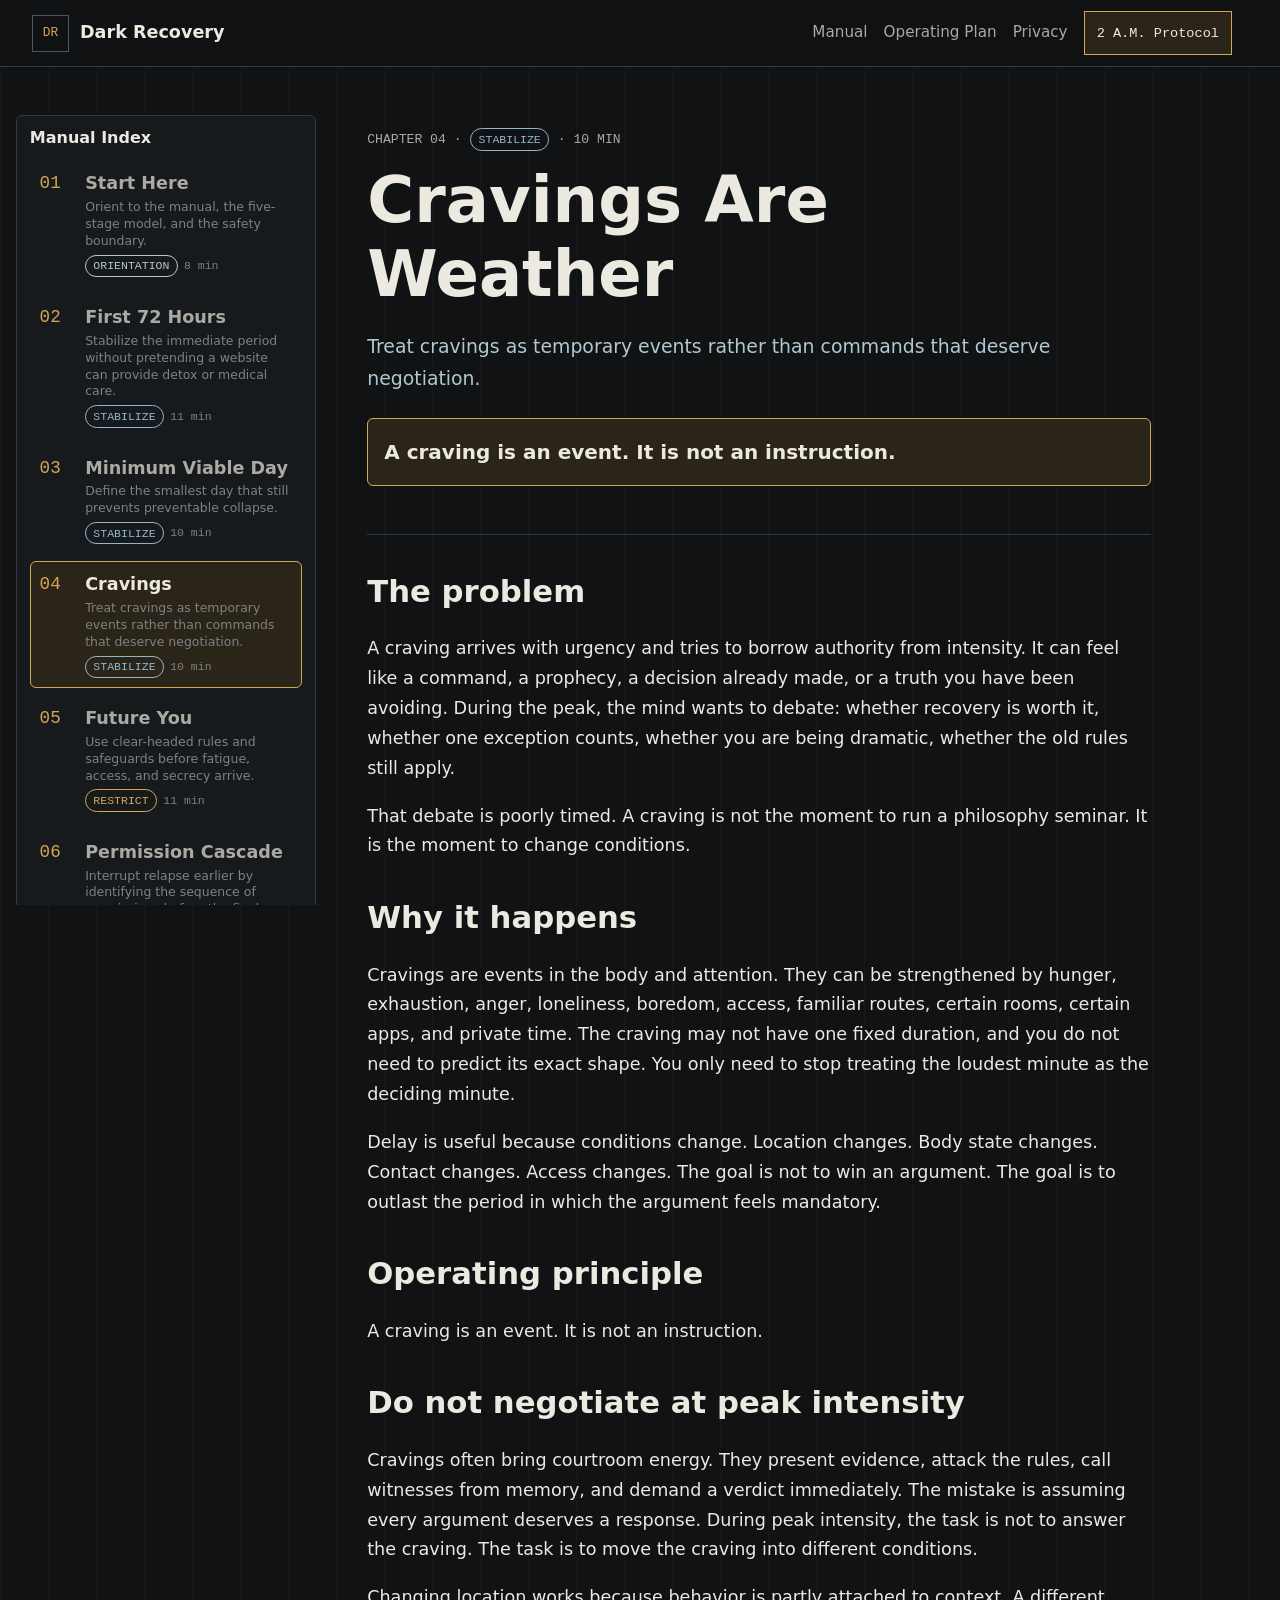
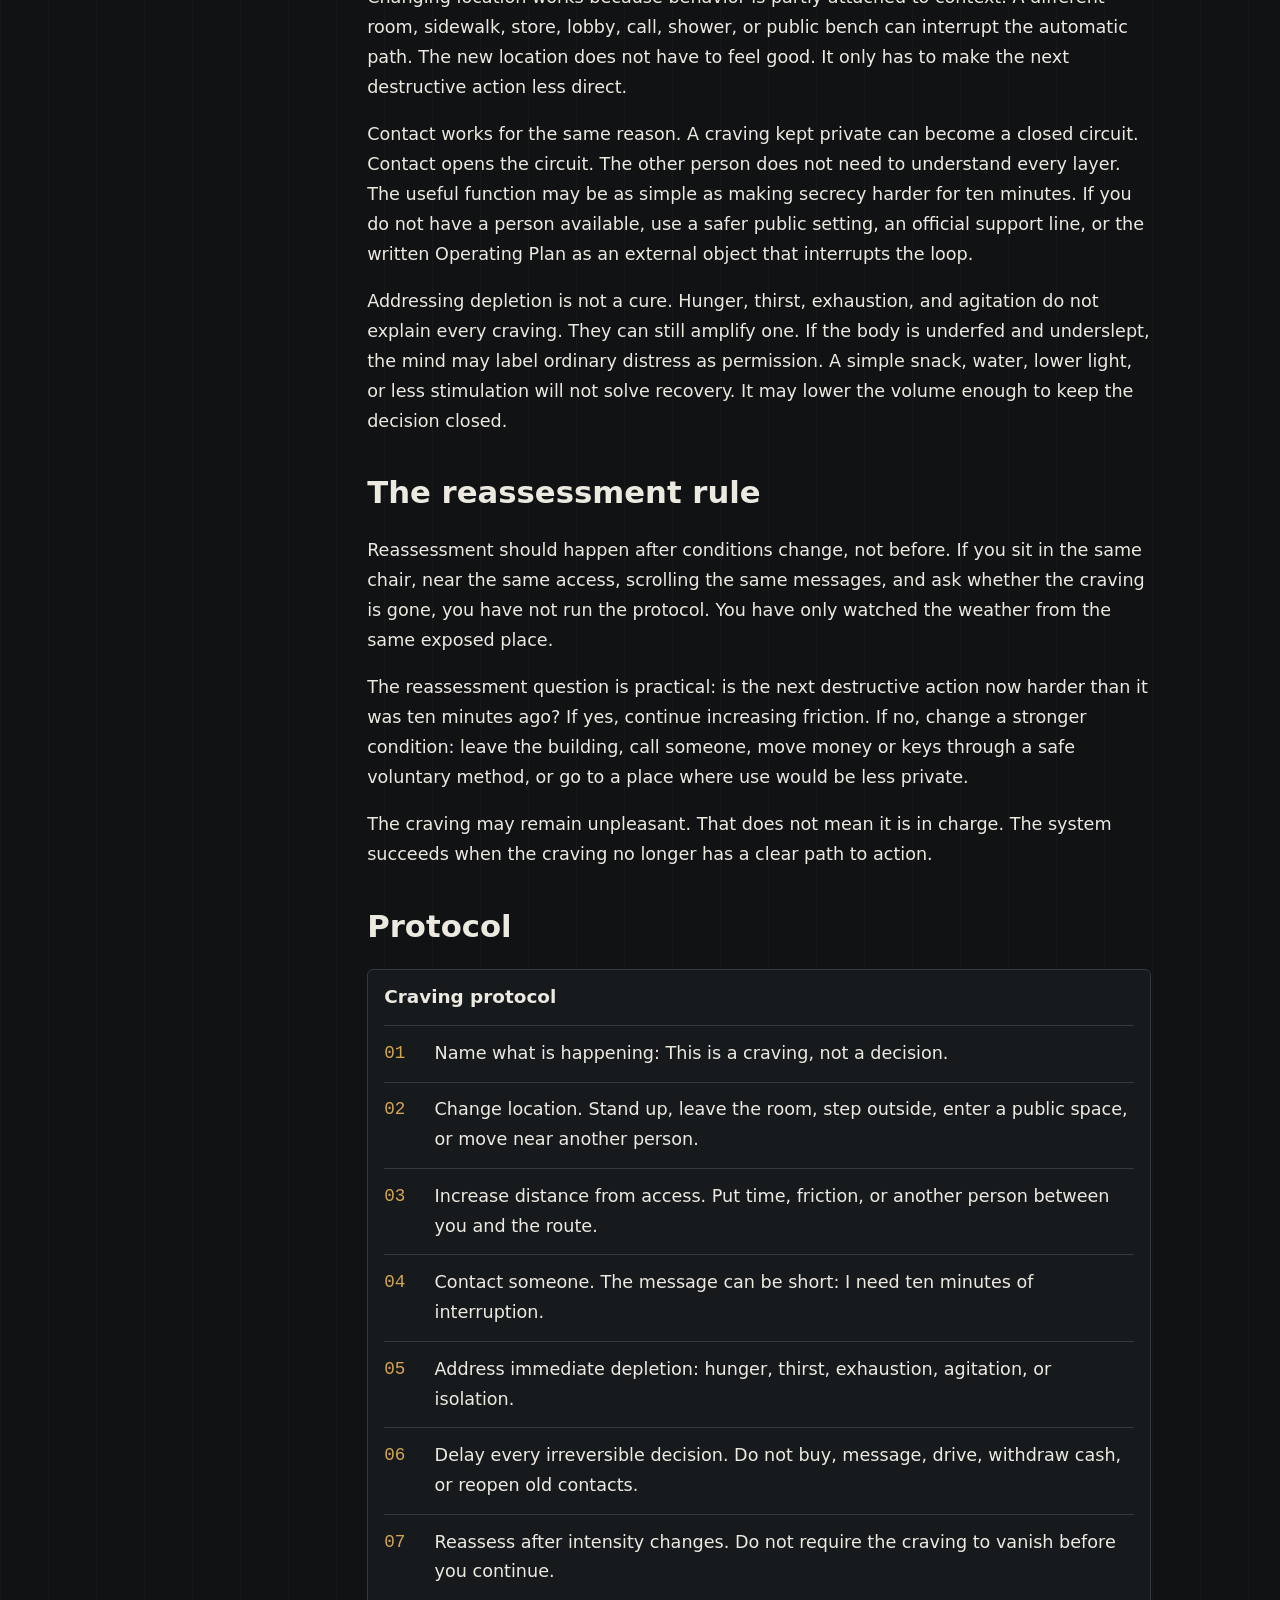
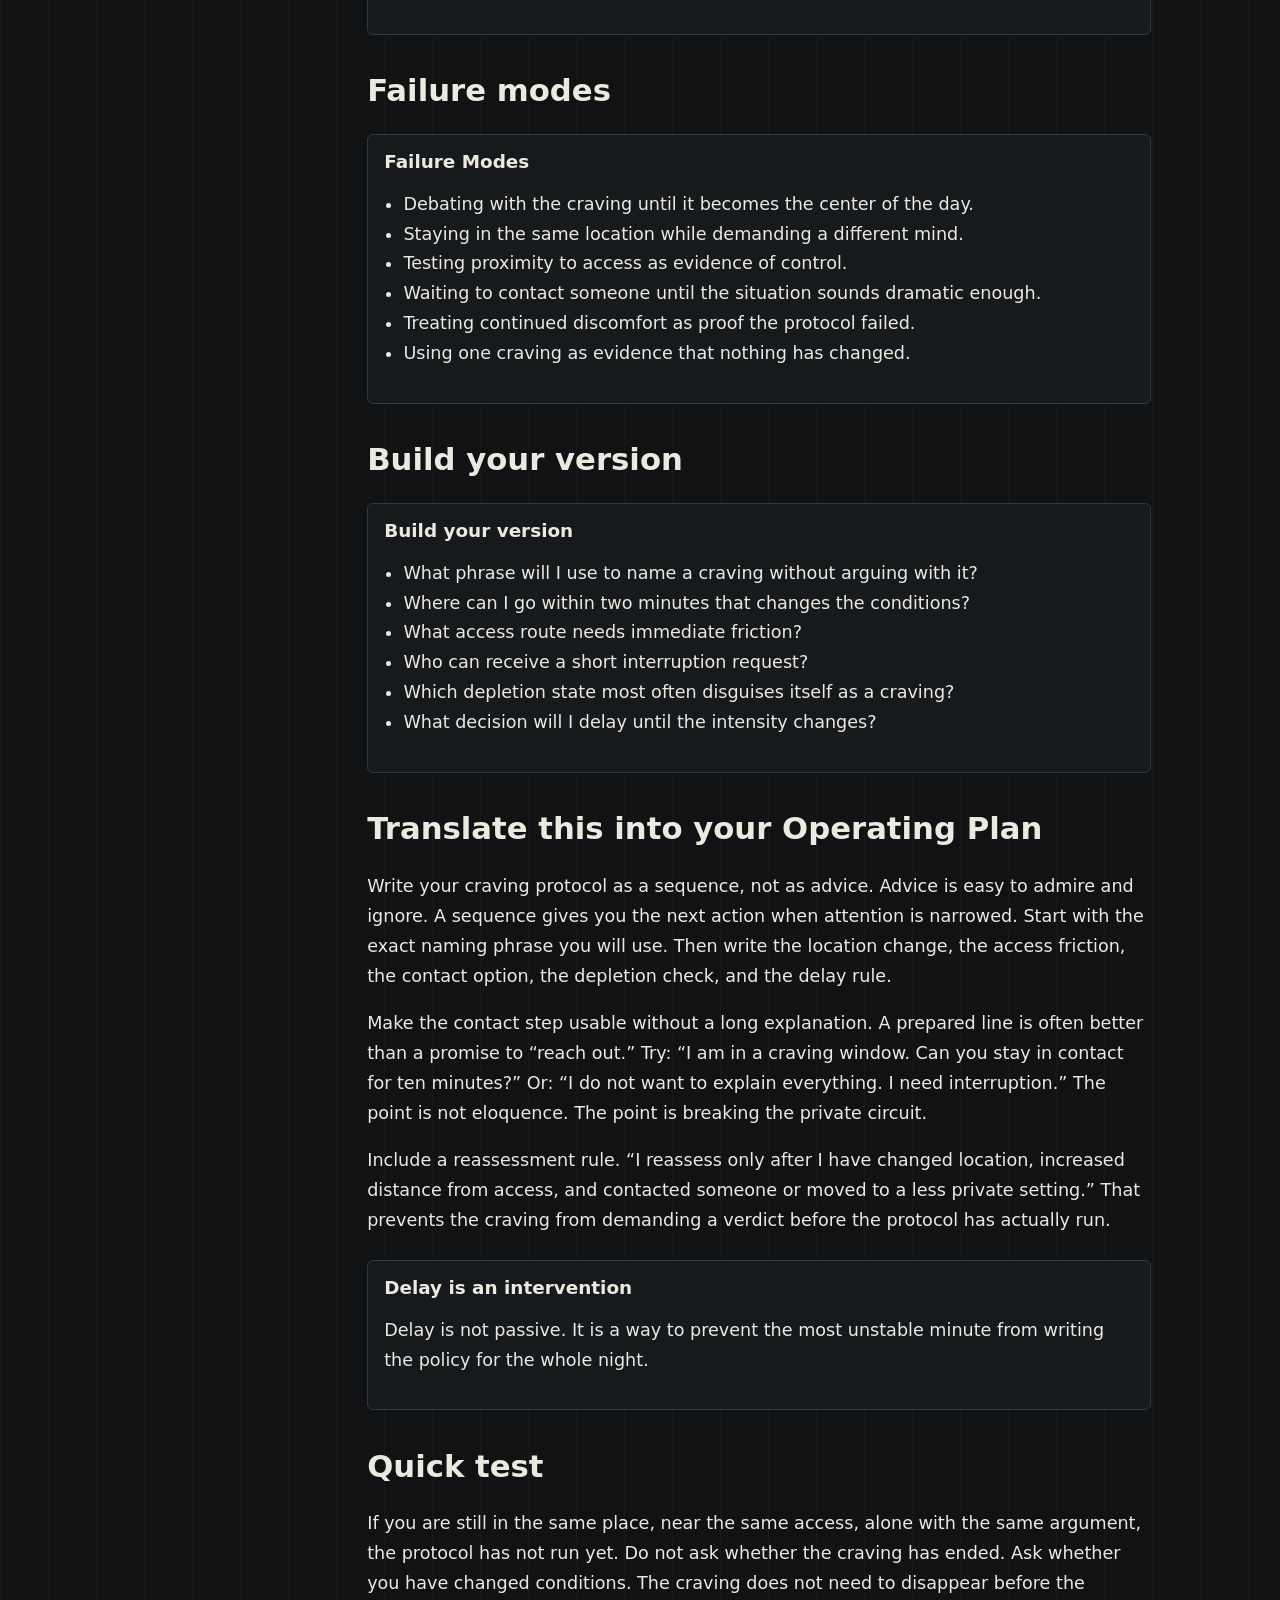
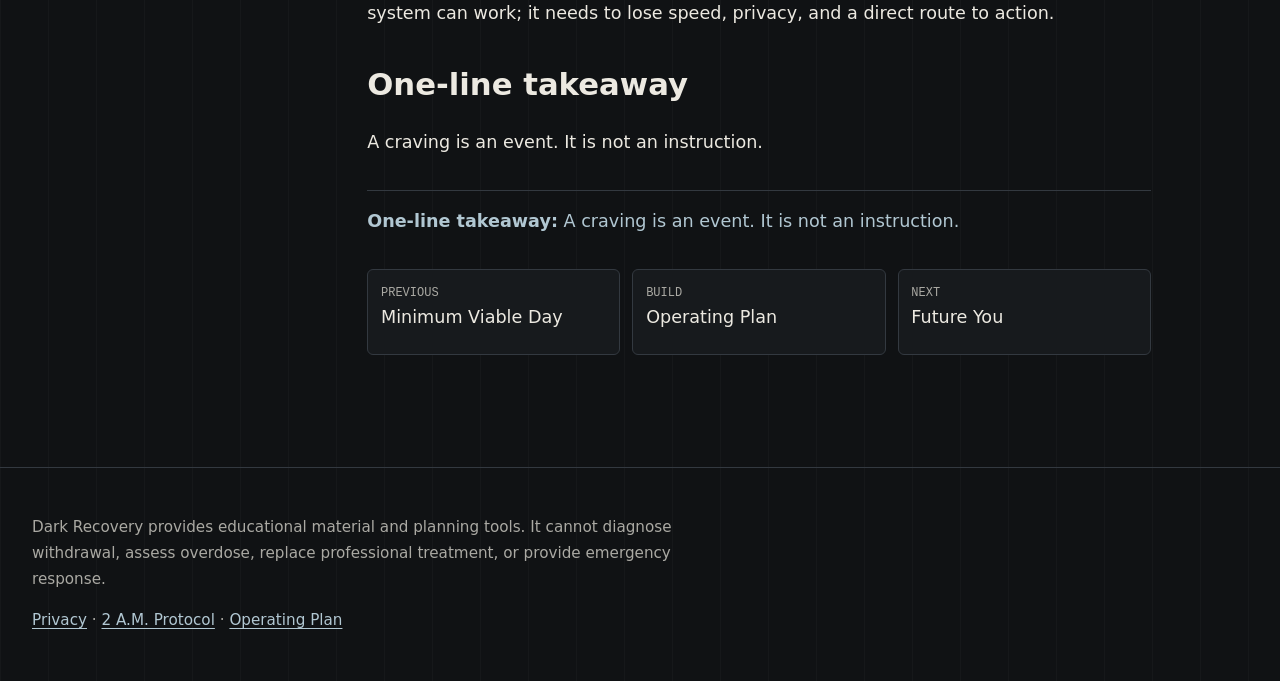
<file: cravings-are-weather/index.html>
<!DOCTYPE html><html lang="en"><head><meta charset="utf-8"><meta name="viewport" content="width=device-width, initial-scale=1"><title>Cravings Are Weather — Dark Recovery</title><meta name="description" content="Treat cravings as temporary events rather than commands that deserve negotiation."><link rel="canonical" href="https://darkrecovery.com/cravings-are-weather/"><link rel="icon" href="/favicon.svg" type="image/svg+xml"><link rel="manifest" href="/site.webmanifest"><meta property="og:type" content="website"><meta property="og:site_name" content="Dark Recovery"><meta property="og:title" content="Cravings Are Weather — Dark Recovery"><meta property="og:description" content="Treat cravings as temporary events rather than commands that deserve negotiation."><meta property="og:url" content="https://darkrecovery.com/cravings-are-weather/"><meta property="og:image" content="https://darkrecovery.com/og-default.svg"><meta name="twitter:card" content="summary_large_image"><script type="application/ld+json">{"@context":"https://schema.org","@type":"WebSite","name":"Dark Recovery","url":"https://darkrecovery.com","description":"Treat cravings as temporary events rather than commands that deserve negotiation."}</script><link rel="stylesheet" href="/assets/ManualIndex.Y-veWtyw.css"></head><body class="manual-page"><a class="skip-link" href="#main-content">Skip to main content</a><header class="site-header"><a class="wordmark" href="/" aria-label="Dark Recovery home"><span aria-hidden="true">DR</span><strong>Dark Recovery</strong></a><nav class="top-nav" aria-label="Primary"><a href="/#manual-index">Manual</a><a href="/operating-plan/">Operating Plan</a><a href="/privacy/">Privacy</a></nav><a class="emergency-access" href="/2am/" data-emergency-link>2 A.M. Protocol</a><button class="menu-button" type="button" data-menu-toggle aria-expanded="false" aria-controls="mobile-menu">Menu</button></header><div class="mobile-menu" id="mobile-menu" hidden data-mobile-menu><nav class="manual-index" aria-label="Manual index"><h2>Manual Index</h2><ol><li><a href="/"><span class="chapter-number">01</span><span><strong>Start Here</strong><small>Orient to the manual, the five-stage model, and the safety boundary.</small><span class="index-meta"><span class="stage-badge stage-orientation">Orientation</span> 8 min</span></span></a></li><li><a href="/first-72-hours/"><span class="chapter-number">02</span><span><strong>First 72 Hours</strong><small>Stabilize the immediate period without pretending a website can provide detox or medical care.</small><span class="index-meta"><span class="stage-badge stage-stabilize">Stabilize</span> 11 min</span></span></a></li><li><a href="/minimum-viable-day/"><span class="chapter-number">03</span><span><strong>Minimum Viable Day</strong><small>Define the smallest day that still prevents preventable collapse.</small><span class="index-meta"><span class="stage-badge stage-stabilize">Stabilize</span> 10 min</span></span></a></li><li><a href="/cravings-are-weather/" aria-current="page"><span class="chapter-number">04</span><span><strong>Cravings</strong><small>Treat cravings as temporary events rather than commands that deserve negotiation.</small><span class="index-meta"><span class="stage-badge stage-stabilize">Stabilize</span> 10 min</span></span></a></li><li><a href="/do-not-trust-future-you/"><span class="chapter-number">05</span><span><strong>Future You</strong><small>Use clear-headed rules and safeguards before fatigue, access, and secrecy arrive.</small><span class="index-meta"><span class="stage-badge stage-restrict">Restrict</span> 11 min</span></span></a></li><li><a href="/permission-cascade/"><span class="chapter-number">06</span><span><strong>Permission Cascade</strong><small>Interrupt relapse earlier by identifying the sequence of permissions before the final action.</small><span class="index-meta"><span class="stage-badge stage-restrict">Restrict</span> 12 min</span></span></a></li><li><a href="/environment-beats-intention/"><span class="chapter-number">07</span><span><strong>Environment</strong><small>Change conditions so the wrong decision does not become effortless.</small><span class="index-meta"><span class="stage-badge stage-restrict">Restrict</span> 12 min</span></span></a></li><li><a href="/what-was-the-substance-doing/"><span class="chapter-number">08</span><span><strong>Substance Function</strong><small>Replace the function substance use served, not merely the object.</small><span class="index-meta"><span class="stage-badge stage-replace">Replace</span> 12 min</span></span></a></li><li><a href="/floors-before-systems/"><span class="chapter-number">09</span><span><strong>Floors</strong><small>Avoid replacing substance use with an unsustainable reinvention campaign.</small><span class="index-meta"><span class="stage-badge stage-reinforce">Reinforce</span> 10 min</span></span></a></li><li><a href="/when-things-start-going-well/"><span class="chapter-number">10</span><span><strong>Going Well</strong><small>Maintain safeguards when success makes them feel embarrassing or unnecessary.</small><span class="index-meta"><span class="stage-badge stage-reinforce">Reinforce</span> 11 min</span></span></a></li><li><a href="/lapse-is-not-a-permission-slip/"><span class="chapter-number">11</span><span><strong>Lapse Response</strong><small>Stop one event from becoming an extended collapse.</small><span class="index-meta"><span class="stage-badge stage-repair">Repair</span> 12 min</span></span></a></li><li><a href="/operating-plan/"><span class="chapter-number">12</span><span><strong>Operating Plan</strong><small>Convert the manual into a private, printable browser-based plan.</small><span class="index-meta"><span class="stage-badge stage-reinforce">Reinforce</span> 12 min</span></span></a></li><li><a href="/2am/"><span class="chapter-number">13</span><span><strong>2 A.M. Protocol</strong><small>Immediate guidance when the full manual is too much to process.</small><span class="index-meta"><span class="stage-badge stage-repair">Repair</span> 6 min</span></span></a></li></ol></nav></div><main id="main-content"><div class="manual-shell"><aside class="manual-rail"><nav class="manual-index" aria-label="Manual index"><h2>Manual Index</h2><ol><li><a href="/"><span class="chapter-number">01</span><span><strong>Start Here</strong><small>Orient to the manual, the five-stage model, and the safety boundary.</small><span class="index-meta"><span class="stage-badge stage-orientation">Orientation</span> 8 min</span></span></a></li><li><a href="/first-72-hours/"><span class="chapter-number">02</span><span><strong>First 72 Hours</strong><small>Stabilize the immediate period without pretending a website can provide detox or medical care.</small><span class="index-meta"><span class="stage-badge stage-stabilize">Stabilize</span> 11 min</span></span></a></li><li><a href="/minimum-viable-day/"><span class="chapter-number">03</span><span><strong>Minimum Viable Day</strong><small>Define the smallest day that still prevents preventable collapse.</small><span class="index-meta"><span class="stage-badge stage-stabilize">Stabilize</span> 10 min</span></span></a></li><li><a href="/cravings-are-weather/" aria-current="page"><span class="chapter-number">04</span><span><strong>Cravings</strong><small>Treat cravings as temporary events rather than commands that deserve negotiation.</small><span class="index-meta"><span class="stage-badge stage-stabilize">Stabilize</span> 10 min</span></span></a></li><li><a href="/do-not-trust-future-you/"><span class="chapter-number">05</span><span><strong>Future You</strong><small>Use clear-headed rules and safeguards before fatigue, access, and secrecy arrive.</small><span class="index-meta"><span class="stage-badge stage-restrict">Restrict</span> 11 min</span></span></a></li><li><a href="/permission-cascade/"><span class="chapter-number">06</span><span><strong>Permission Cascade</strong><small>Interrupt relapse earlier by identifying the sequence of permissions before the final action.</small><span class="index-meta"><span class="stage-badge stage-restrict">Restrict</span> 12 min</span></span></a></li><li><a href="/environment-beats-intention/"><span class="chapter-number">07</span><span><strong>Environment</strong><small>Change conditions so the wrong decision does not become effortless.</small><span class="index-meta"><span class="stage-badge stage-restrict">Restrict</span> 12 min</span></span></a></li><li><a href="/what-was-the-substance-doing/"><span class="chapter-number">08</span><span><strong>Substance Function</strong><small>Replace the function substance use served, not merely the object.</small><span class="index-meta"><span class="stage-badge stage-replace">Replace</span> 12 min</span></span></a></li><li><a href="/floors-before-systems/"><span class="chapter-number">09</span><span><strong>Floors</strong><small>Avoid replacing substance use with an unsustainable reinvention campaign.</small><span class="index-meta"><span class="stage-badge stage-reinforce">Reinforce</span> 10 min</span></span></a></li><li><a href="/when-things-start-going-well/"><span class="chapter-number">10</span><span><strong>Going Well</strong><small>Maintain safeguards when success makes them feel embarrassing or unnecessary.</small><span class="index-meta"><span class="stage-badge stage-reinforce">Reinforce</span> 11 min</span></span></a></li><li><a href="/lapse-is-not-a-permission-slip/"><span class="chapter-number">11</span><span><strong>Lapse Response</strong><small>Stop one event from becoming an extended collapse.</small><span class="index-meta"><span class="stage-badge stage-repair">Repair</span> 12 min</span></span></a></li><li><a href="/operating-plan/"><span class="chapter-number">12</span><span><strong>Operating Plan</strong><small>Convert the manual into a private, printable browser-based plan.</small><span class="index-meta"><span class="stage-badge stage-reinforce">Reinforce</span> 12 min</span></span></a></li><li><a href="/2am/"><span class="chapter-number">13</span><span><strong>2 A.M. Protocol</strong><small>Immediate guidance when the full manual is too much to process.</small><span class="index-meta"><span class="stage-badge stage-repair">Repair</span> 6 min</span></span></a></li></ol></nav></aside><article class="reading-column"><header class="chapter-header"><p class="chapter-kicker">Chapter 04 · <span class="stage-badge stage-stabilize">Stabilize</span> · 10 min</p><h1>Cravings Are Weather</h1><p class="summary">Treat cravings as temporary events rather than commands that deserve negotiation.</p><aside class="principle" aria-label="Operating principle"><p>A craving is an event. It is not an instruction.</p></aside></header><h2 id="the-problem">The problem</h2>
<p>A craving arrives with urgency and tries to borrow authority from intensity. It can feel like a command, a prophecy, a decision already made, or a truth you have been avoiding. During the peak, the mind wants to debate: whether recovery is worth it, whether one exception counts, whether you are being dramatic, whether the old rules still apply.</p>
<p>That debate is poorly timed. A craving is not the moment to run a philosophy seminar. It is the moment to change conditions.</p>
<h2 id="why-it-happens">Why it happens</h2>
<p>Cravings are events in the body and attention. They can be strengthened by hunger, exhaustion, anger, loneliness, boredom, access, familiar routes, certain rooms, certain apps, and private time. The craving may not have one fixed duration, and you do not need to predict its exact shape. You only need to stop treating the loudest minute as the deciding minute.</p>
<p>Delay is useful because conditions change. Location changes. Body state changes. Contact changes. Access changes. The goal is not to win an argument. The goal is to outlast the period in which the argument feels mandatory.</p>
<h2 id="operating-principle">Operating principle</h2>
<p>A craving is an event. It is not an instruction.</p>
<h2 id="do-not-negotiate-at-peak-intensity">Do not negotiate at peak intensity</h2>
<p>Cravings often bring courtroom energy. They present evidence, attack the rules, call witnesses from memory, and demand a verdict immediately. The mistake is assuming every argument deserves a response. During peak intensity, the task is not to answer the craving. The task is to move the craving into different conditions.</p>
<p>Changing location works because behavior is partly attached to context. A different room, sidewalk, store, lobby, call, shower, or public bench can interrupt the automatic path. The new location does not have to feel good. It only has to make the next destructive action less direct.</p>
<p>Contact works for the same reason. A craving kept private can become a closed circuit. Contact opens the circuit. The other person does not need to understand every layer. The useful function may be as simple as making secrecy harder for ten minutes. If you do not have a person available, use a safer public setting, an official support line, or the written Operating Plan as an external object that interrupts the loop.</p>
<p>Addressing depletion is not a cure. Hunger, thirst, exhaustion, and agitation do not explain every craving. They can still amplify one. If the body is underfed and underslept, the mind may label ordinary distress as permission. A simple snack, water, lower light, or less stimulation will not solve recovery. It may lower the volume enough to keep the decision closed.</p>
<h2 id="the-reassessment-rule">The reassessment rule</h2>
<p>Reassessment should happen after conditions change, not before. If you sit in the same chair, near the same access, scrolling the same messages, and ask whether the craving is gone, you have not run the protocol. You have only watched the weather from the same exposed place.</p>
<p>The reassessment question is practical: is the next destructive action now harder than it was ten minutes ago? If yes, continue increasing friction. If no, change a stronger condition: leave the building, call someone, move money or keys through a safe voluntary method, or go to a place where use would be less private.</p>
<p>The craving may remain unpleasant. That does not mean it is in charge. The system succeeds when the craving no longer has a clear path to action.</p>
<h2 id="protocol">Protocol</h2>
<section class="protocol" aria-labelledby="craving-protocol-protocol"><h2 id="craving-protocol-protocol">Craving protocol</h2><ol><li>Name what is happening: This is a craving, not a decision.</li><li>Change location. Stand up, leave the room, step outside, enter a public space, or move near another person.</li><li>Increase distance from access. Put time, friction, or another person between you and the route.</li><li>Contact someone. The message can be short: I need ten minutes of interruption.</li><li>Address immediate depletion: hunger, thirst, exhaustion, agitation, or isolation.</li><li>Delay every irreversible decision. Do not buy, message, drive, withdraw cash, or reopen old contacts.</li><li>Reassess after intensity changes. Do not require the craving to vanish before you continue.</li></ol></section>
<h2 id="failure-modes">Failure modes</h2>
<section class="failure-modes"><h2>Failure Modes</h2><ul><li>Debating with the craving until it becomes the center of the day.</li><li>Staying in the same location while demanding a different mind.</li><li>Testing proximity to access as evidence of control.</li><li>Waiting to contact someone until the situation sounds dramatic enough.</li><li>Treating continued discomfort as proof the protocol failed.</li><li>Using one craving as evidence that nothing has changed.</li></ul></section>
<h2 id="build-your-version">Build your version</h2>
<section class="worksheet" aria-labelledby="build-your-version-worksheet"><h2 id="build-your-version-worksheet">Build your version</h2><ul><li>What phrase will I use to name a craving without arguing with it?</li><li>Where can I go within two minutes that changes the conditions?</li><li>What access route needs immediate friction?</li><li>Who can receive a short interruption request?</li><li>Which depletion state most often disguises itself as a craving?</li><li>What decision will I delay until the intensity changes?</li></ul></section>
<h2 id="translate-this-into-your-operating-plan">Translate this into your Operating Plan</h2>
<p>Write your craving protocol as a sequence, not as advice. Advice is easy to admire and ignore. A sequence gives you the next action when attention is narrowed. Start with the exact naming phrase you will use. Then write the location change, the access friction, the contact option, the depletion check, and the delay rule.</p>
<p>Make the contact step usable without a long explanation. A prepared line is often better than a promise to “reach out.” Try: “I am in a craving window. Can you stay in contact for ten minutes?” Or: “I do not want to explain everything. I need interruption.” The point is not eloquence. The point is breaking the private circuit.</p>
<p>Include a reassessment rule. “I reassess only after I have changed location, increased distance from access, and contacted someone or moved to a less private setting.” That prevents the craving from demanding a verdict before the protocol has actually run.</p>
<aside class="system-note"><h2>Delay is an intervention</h2><p>Delay is not passive. It is a way to prevent the most unstable minute from writing the policy for the whole night.</p></aside>
<h2 id="quick-test">Quick test</h2>
<p>If you are still in the same place, near the same access, alone with the same argument, the protocol has not run yet. Do not ask whether the craving has ended. Ask whether you have changed conditions. The craving does not need to disappear before the system can work; it needs to lose speed, privacy, and a direct route to action.</p>
<h2 id="one-line-takeaway">One-line takeaway</h2>
<p>A craving is an event. It is not an instruction.</p><p class="takeaway"><strong>One-line takeaway:</strong> A craving is an event. It is not an instruction.</p><nav class="chapter-nav" aria-label="Chapter navigation"><div><a href="/minimum-viable-day/"><span>Previous</span>Minimum Viable Day</a></div><div><a href="/operating-plan/"><span>Build</span>Operating Plan</a></div><div><a href="/do-not-trust-future-you/"><span>Next</span>Future You</a></div></nav></article></div></main><footer class="site-footer"><p>Dark Recovery provides educational material and planning tools. It cannot diagnose withdrawal, assess overdose, replace professional treatment, or provide emergency response.</p><p><a href="/privacy/">Privacy</a> · <a href="/2am/">2 A.M. Protocol</a> · <a href="/operating-plan/">Operating Plan</a></p></footer><script type="module">var e=document.querySelector(`[data-menu-toggle]`),t=document.querySelector(`[data-mobile-menu]`),n=null;function r(){!t||!e||(t.hidden=!0,e.setAttribute(`aria-expanded`,`false`),document.body.classList.remove(`menu-open`),n?.focus())}function i(){!t||!e||(n=document.activeElement instanceof HTMLElement?document.activeElement:null,t.hidden=!1,e.setAttribute(`aria-expanded`,`true`),document.body.classList.add(`menu-open`),t.querySelector(`a, button`)?.focus())}e?.addEventListener(`click`,()=>{t&&(t.hidden?i():r())}),t?.addEventListener(`click`,e=>{e.target.closest(`a`)&&r()}),document.addEventListener(`keydown`,e=>{e.key===`Escape`&&r()});</script></body></html>
</file>
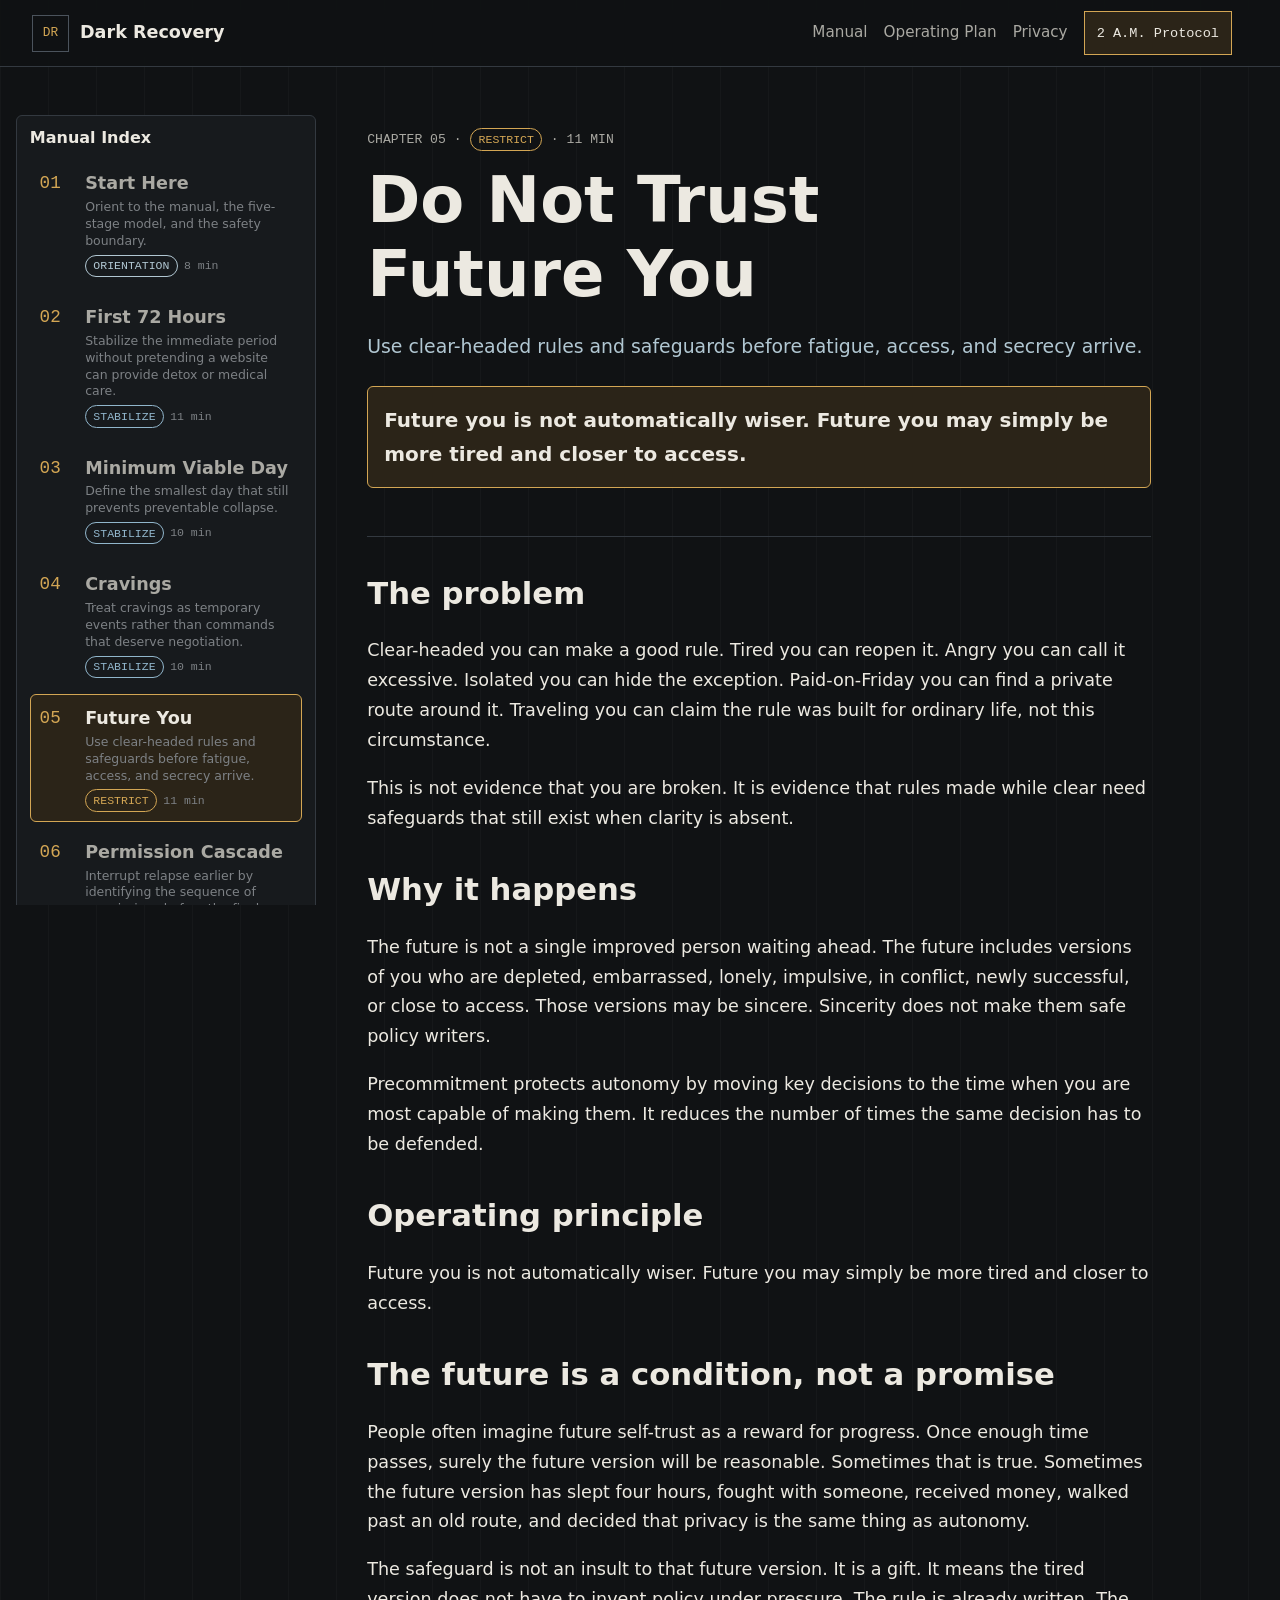
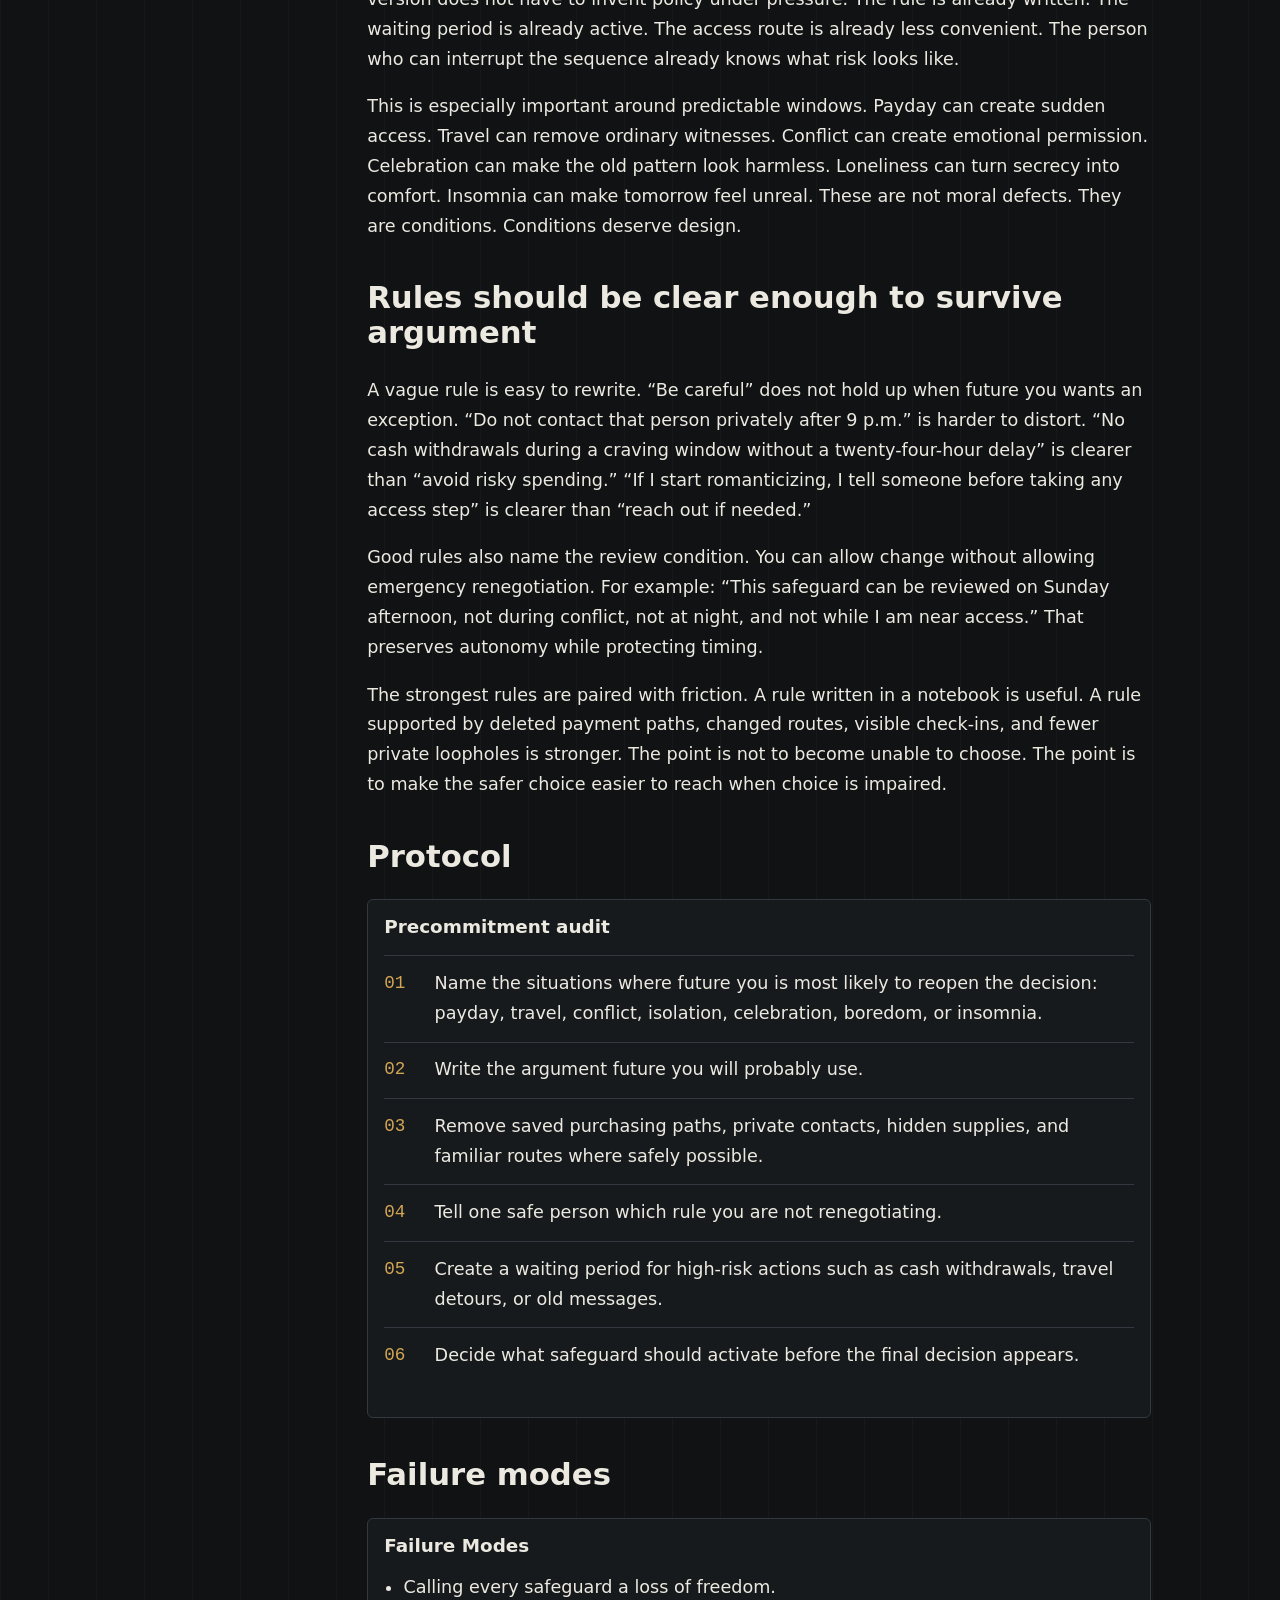
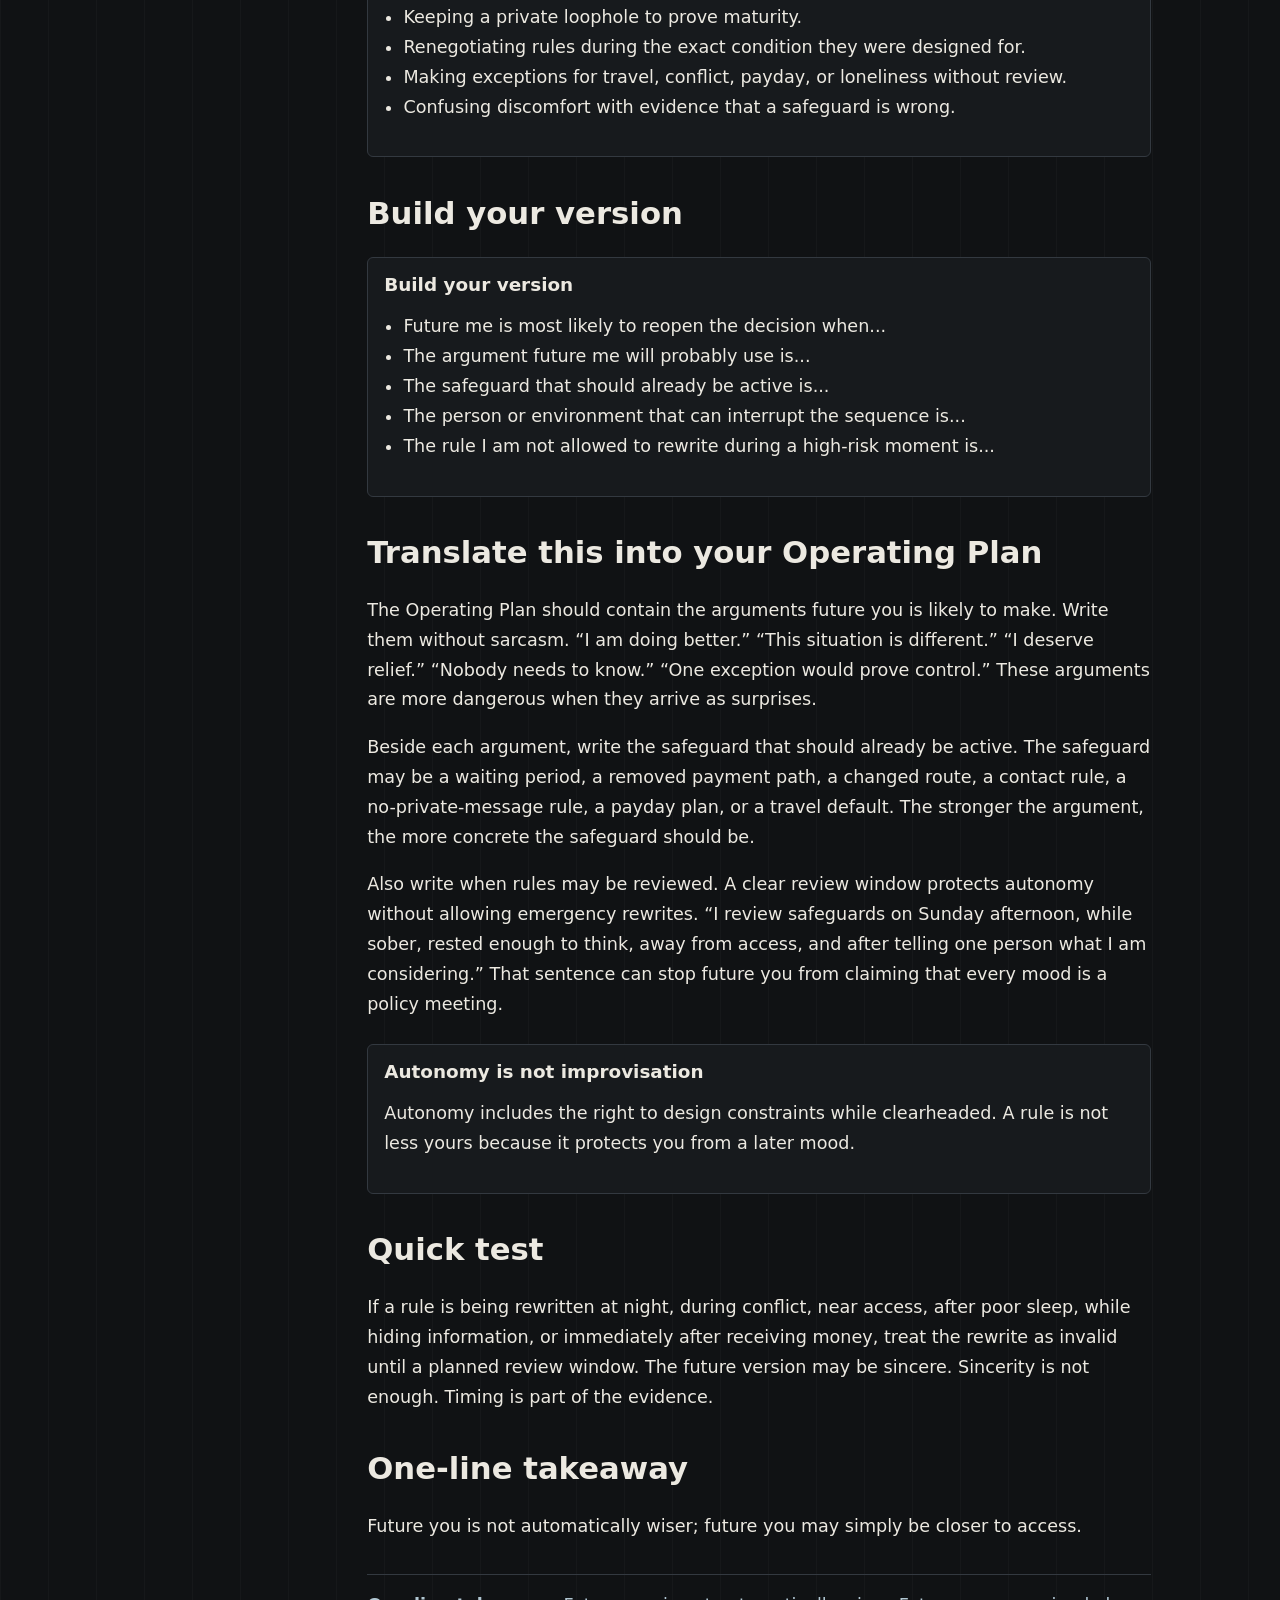
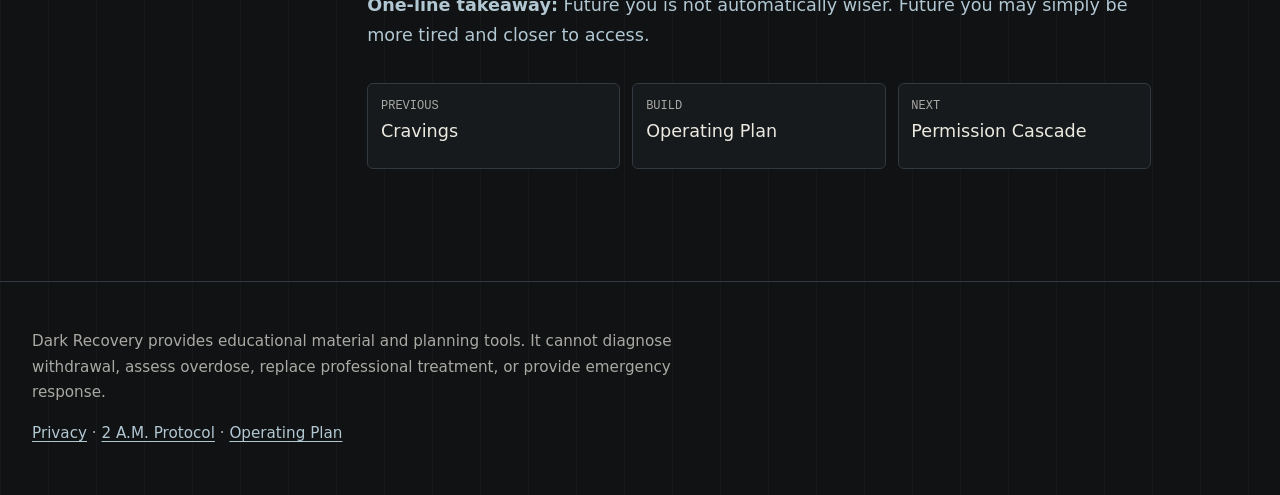
<file: do-not-trust-future-you/index.html>
<!DOCTYPE html><html lang="en"><head><meta charset="utf-8"><meta name="viewport" content="width=device-width, initial-scale=1"><title>Do Not Trust Future You — Dark Recovery</title><meta name="description" content="Use clear-headed rules and safeguards before fatigue, access, and secrecy arrive."><link rel="canonical" href="https://darkrecovery.com/do-not-trust-future-you/"><link rel="icon" href="/favicon.svg" type="image/svg+xml"><link rel="manifest" href="/site.webmanifest"><meta property="og:type" content="website"><meta property="og:site_name" content="Dark Recovery"><meta property="og:title" content="Do Not Trust Future You — Dark Recovery"><meta property="og:description" content="Use clear-headed rules and safeguards before fatigue, access, and secrecy arrive."><meta property="og:url" content="https://darkrecovery.com/do-not-trust-future-you/"><meta property="og:image" content="https://darkrecovery.com/og-default.svg"><meta name="twitter:card" content="summary_large_image"><script type="application/ld+json">{"@context":"https://schema.org","@type":"WebSite","name":"Dark Recovery","url":"https://darkrecovery.com","description":"Use clear-headed rules and safeguards before fatigue, access, and secrecy arrive."}</script><link rel="stylesheet" href="/assets/ManualIndex.Y-veWtyw.css"></head><body class="manual-page"><a class="skip-link" href="#main-content">Skip to main content</a><header class="site-header"><a class="wordmark" href="/" aria-label="Dark Recovery home"><span aria-hidden="true">DR</span><strong>Dark Recovery</strong></a><nav class="top-nav" aria-label="Primary"><a href="/#manual-index">Manual</a><a href="/operating-plan/">Operating Plan</a><a href="/privacy/">Privacy</a></nav><a class="emergency-access" href="/2am/" data-emergency-link>2 A.M. Protocol</a><button class="menu-button" type="button" data-menu-toggle aria-expanded="false" aria-controls="mobile-menu">Menu</button></header><div class="mobile-menu" id="mobile-menu" hidden data-mobile-menu><nav class="manual-index" aria-label="Manual index"><h2>Manual Index</h2><ol><li><a href="/"><span class="chapter-number">01</span><span><strong>Start Here</strong><small>Orient to the manual, the five-stage model, and the safety boundary.</small><span class="index-meta"><span class="stage-badge stage-orientation">Orientation</span> 8 min</span></span></a></li><li><a href="/first-72-hours/"><span class="chapter-number">02</span><span><strong>First 72 Hours</strong><small>Stabilize the immediate period without pretending a website can provide detox or medical care.</small><span class="index-meta"><span class="stage-badge stage-stabilize">Stabilize</span> 11 min</span></span></a></li><li><a href="/minimum-viable-day/"><span class="chapter-number">03</span><span><strong>Minimum Viable Day</strong><small>Define the smallest day that still prevents preventable collapse.</small><span class="index-meta"><span class="stage-badge stage-stabilize">Stabilize</span> 10 min</span></span></a></li><li><a href="/cravings-are-weather/"><span class="chapter-number">04</span><span><strong>Cravings</strong><small>Treat cravings as temporary events rather than commands that deserve negotiation.</small><span class="index-meta"><span class="stage-badge stage-stabilize">Stabilize</span> 10 min</span></span></a></li><li><a href="/do-not-trust-future-you/" aria-current="page"><span class="chapter-number">05</span><span><strong>Future You</strong><small>Use clear-headed rules and safeguards before fatigue, access, and secrecy arrive.</small><span class="index-meta"><span class="stage-badge stage-restrict">Restrict</span> 11 min</span></span></a></li><li><a href="/permission-cascade/"><span class="chapter-number">06</span><span><strong>Permission Cascade</strong><small>Interrupt relapse earlier by identifying the sequence of permissions before the final action.</small><span class="index-meta"><span class="stage-badge stage-restrict">Restrict</span> 12 min</span></span></a></li><li><a href="/environment-beats-intention/"><span class="chapter-number">07</span><span><strong>Environment</strong><small>Change conditions so the wrong decision does not become effortless.</small><span class="index-meta"><span class="stage-badge stage-restrict">Restrict</span> 12 min</span></span></a></li><li><a href="/what-was-the-substance-doing/"><span class="chapter-number">08</span><span><strong>Substance Function</strong><small>Replace the function substance use served, not merely the object.</small><span class="index-meta"><span class="stage-badge stage-replace">Replace</span> 12 min</span></span></a></li><li><a href="/floors-before-systems/"><span class="chapter-number">09</span><span><strong>Floors</strong><small>Avoid replacing substance use with an unsustainable reinvention campaign.</small><span class="index-meta"><span class="stage-badge stage-reinforce">Reinforce</span> 10 min</span></span></a></li><li><a href="/when-things-start-going-well/"><span class="chapter-number">10</span><span><strong>Going Well</strong><small>Maintain safeguards when success makes them feel embarrassing or unnecessary.</small><span class="index-meta"><span class="stage-badge stage-reinforce">Reinforce</span> 11 min</span></span></a></li><li><a href="/lapse-is-not-a-permission-slip/"><span class="chapter-number">11</span><span><strong>Lapse Response</strong><small>Stop one event from becoming an extended collapse.</small><span class="index-meta"><span class="stage-badge stage-repair">Repair</span> 12 min</span></span></a></li><li><a href="/operating-plan/"><span class="chapter-number">12</span><span><strong>Operating Plan</strong><small>Convert the manual into a private, printable browser-based plan.</small><span class="index-meta"><span class="stage-badge stage-reinforce">Reinforce</span> 12 min</span></span></a></li><li><a href="/2am/"><span class="chapter-number">13</span><span><strong>2 A.M. Protocol</strong><small>Immediate guidance when the full manual is too much to process.</small><span class="index-meta"><span class="stage-badge stage-repair">Repair</span> 6 min</span></span></a></li></ol></nav></div><main id="main-content"><div class="manual-shell"><aside class="manual-rail"><nav class="manual-index" aria-label="Manual index"><h2>Manual Index</h2><ol><li><a href="/"><span class="chapter-number">01</span><span><strong>Start Here</strong><small>Orient to the manual, the five-stage model, and the safety boundary.</small><span class="index-meta"><span class="stage-badge stage-orientation">Orientation</span> 8 min</span></span></a></li><li><a href="/first-72-hours/"><span class="chapter-number">02</span><span><strong>First 72 Hours</strong><small>Stabilize the immediate period without pretending a website can provide detox or medical care.</small><span class="index-meta"><span class="stage-badge stage-stabilize">Stabilize</span> 11 min</span></span></a></li><li><a href="/minimum-viable-day/"><span class="chapter-number">03</span><span><strong>Minimum Viable Day</strong><small>Define the smallest day that still prevents preventable collapse.</small><span class="index-meta"><span class="stage-badge stage-stabilize">Stabilize</span> 10 min</span></span></a></li><li><a href="/cravings-are-weather/"><span class="chapter-number">04</span><span><strong>Cravings</strong><small>Treat cravings as temporary events rather than commands that deserve negotiation.</small><span class="index-meta"><span class="stage-badge stage-stabilize">Stabilize</span> 10 min</span></span></a></li><li><a href="/do-not-trust-future-you/" aria-current="page"><span class="chapter-number">05</span><span><strong>Future You</strong><small>Use clear-headed rules and safeguards before fatigue, access, and secrecy arrive.</small><span class="index-meta"><span class="stage-badge stage-restrict">Restrict</span> 11 min</span></span></a></li><li><a href="/permission-cascade/"><span class="chapter-number">06</span><span><strong>Permission Cascade</strong><small>Interrupt relapse earlier by identifying the sequence of permissions before the final action.</small><span class="index-meta"><span class="stage-badge stage-restrict">Restrict</span> 12 min</span></span></a></li><li><a href="/environment-beats-intention/"><span class="chapter-number">07</span><span><strong>Environment</strong><small>Change conditions so the wrong decision does not become effortless.</small><span class="index-meta"><span class="stage-badge stage-restrict">Restrict</span> 12 min</span></span></a></li><li><a href="/what-was-the-substance-doing/"><span class="chapter-number">08</span><span><strong>Substance Function</strong><small>Replace the function substance use served, not merely the object.</small><span class="index-meta"><span class="stage-badge stage-replace">Replace</span> 12 min</span></span></a></li><li><a href="/floors-before-systems/"><span class="chapter-number">09</span><span><strong>Floors</strong><small>Avoid replacing substance use with an unsustainable reinvention campaign.</small><span class="index-meta"><span class="stage-badge stage-reinforce">Reinforce</span> 10 min</span></span></a></li><li><a href="/when-things-start-going-well/"><span class="chapter-number">10</span><span><strong>Going Well</strong><small>Maintain safeguards when success makes them feel embarrassing or unnecessary.</small><span class="index-meta"><span class="stage-badge stage-reinforce">Reinforce</span> 11 min</span></span></a></li><li><a href="/lapse-is-not-a-permission-slip/"><span class="chapter-number">11</span><span><strong>Lapse Response</strong><small>Stop one event from becoming an extended collapse.</small><span class="index-meta"><span class="stage-badge stage-repair">Repair</span> 12 min</span></span></a></li><li><a href="/operating-plan/"><span class="chapter-number">12</span><span><strong>Operating Plan</strong><small>Convert the manual into a private, printable browser-based plan.</small><span class="index-meta"><span class="stage-badge stage-reinforce">Reinforce</span> 12 min</span></span></a></li><li><a href="/2am/"><span class="chapter-number">13</span><span><strong>2 A.M. Protocol</strong><small>Immediate guidance when the full manual is too much to process.</small><span class="index-meta"><span class="stage-badge stage-repair">Repair</span> 6 min</span></span></a></li></ol></nav></aside><article class="reading-column"><header class="chapter-header"><p class="chapter-kicker">Chapter 05 · <span class="stage-badge stage-restrict">Restrict</span> · 11 min</p><h1>Do Not Trust Future You</h1><p class="summary">Use clear-headed rules and safeguards before fatigue, access, and secrecy arrive.</p><aside class="principle" aria-label="Operating principle"><p>Future you is not automatically wiser. Future you may simply be more tired and closer to access.</p></aside></header><h2 id="the-problem">The problem</h2>
<p>Clear-headed you can make a good rule. Tired you can reopen it. Angry you can call it excessive. Isolated you can hide the exception. Paid-on-Friday you can find a private route around it. Traveling you can claim the rule was built for ordinary life, not this circumstance.</p>
<p>This is not evidence that you are broken. It is evidence that rules made while clear need safeguards that still exist when clarity is absent.</p>
<h2 id="why-it-happens">Why it happens</h2>
<p>The future is not a single improved person waiting ahead. The future includes versions of you who are depleted, embarrassed, lonely, impulsive, in conflict, newly successful, or close to access. Those versions may be sincere. Sincerity does not make them safe policy writers.</p>
<p>Precommitment protects autonomy by moving key decisions to the time when you are most capable of making them. It reduces the number of times the same decision has to be defended.</p>
<h2 id="operating-principle">Operating principle</h2>
<p>Future you is not automatically wiser. Future you may simply be more tired and closer to access.</p>
<h2 id="the-future-is-a-condition-not-a-promise">The future is a condition, not a promise</h2>
<p>People often imagine future self-trust as a reward for progress. Once enough time passes, surely the future version will be reasonable. Sometimes that is true. Sometimes the future version has slept four hours, fought with someone, received money, walked past an old route, and decided that privacy is the same thing as autonomy.</p>
<p>The safeguard is not an insult to that future version. It is a gift. It means the tired version does not have to invent policy under pressure. The rule is already written. The waiting period is already active. The access route is already less convenient. The person who can interrupt the sequence already knows what risk looks like.</p>
<p>This is especially important around predictable windows. Payday can create sudden access. Travel can remove ordinary witnesses. Conflict can create emotional permission. Celebration can make the old pattern look harmless. Loneliness can turn secrecy into comfort. Insomnia can make tomorrow feel unreal. These are not moral defects. They are conditions. Conditions deserve design.</p>
<h2 id="rules-should-be-clear-enough-to-survive-argument">Rules should be clear enough to survive argument</h2>
<p>A vague rule is easy to rewrite. “Be careful” does not hold up when future you wants an exception. “Do not contact that person privately after 9 p.m.” is harder to distort. “No cash withdrawals during a craving window without a twenty-four-hour delay” is clearer than “avoid risky spending.” “If I start romanticizing, I tell someone before taking any access step” is clearer than “reach out if needed.”</p>
<p>Good rules also name the review condition. You can allow change without allowing emergency renegotiation. For example: “This safeguard can be reviewed on Sunday afternoon, not during conflict, not at night, and not while I am near access.” That preserves autonomy while protecting timing.</p>
<p>The strongest rules are paired with friction. A rule written in a notebook is useful. A rule supported by deleted payment paths, changed routes, visible check-ins, and fewer private loopholes is stronger. The point is not to become unable to choose. The point is to make the safer choice easier to reach when choice is impaired.</p>
<h2 id="protocol">Protocol</h2>
<section class="protocol" aria-labelledby="precommitment-audit-protocol"><h2 id="precommitment-audit-protocol">Precommitment audit</h2><ol><li>Name the situations where future you is most likely to reopen the decision: payday, travel, conflict, isolation, celebration, boredom, or insomnia.</li><li>Write the argument future you will probably use.</li><li>Remove saved purchasing paths, private contacts, hidden supplies, and familiar routes where safely possible.</li><li>Tell one safe person which rule you are not renegotiating.</li><li>Create a waiting period for high-risk actions such as cash withdrawals, travel detours, or old messages.</li><li>Decide what safeguard should activate before the final decision appears.</li></ol></section>
<h2 id="failure-modes">Failure modes</h2>
<section class="failure-modes"><h2>Failure Modes</h2><ul><li>Calling every safeguard a loss of freedom.</li><li>Keeping a private loophole to prove maturity.</li><li>Renegotiating rules during the exact condition they were designed for.</li><li>Making exceptions for travel, conflict, payday, or loneliness without review.</li><li>Confusing discomfort with evidence that a safeguard is wrong.</li></ul></section>
<h2 id="build-your-version">Build your version</h2>
<section class="worksheet" aria-labelledby="build-your-version-worksheet"><h2 id="build-your-version-worksheet">Build your version</h2><ul><li>Future me is most likely to reopen the decision when...</li><li>The argument future me will probably use is...</li><li>The safeguard that should already be active is...</li><li>The person or environment that can interrupt the sequence is...</li><li>The rule I am not allowed to rewrite during a high-risk moment is...</li></ul></section>
<h2 id="translate-this-into-your-operating-plan">Translate this into your Operating Plan</h2>
<p>The Operating Plan should contain the arguments future you is likely to make. Write them without sarcasm. “I am doing better.” “This situation is different.” “I deserve relief.” “Nobody needs to know.” “One exception would prove control.” These arguments are more dangerous when they arrive as surprises.</p>
<p>Beside each argument, write the safeguard that should already be active. The safeguard may be a waiting period, a removed payment path, a changed route, a contact rule, a no-private-message rule, a payday plan, or a travel default. The stronger the argument, the more concrete the safeguard should be.</p>
<p>Also write when rules may be reviewed. A clear review window protects autonomy without allowing emergency rewrites. “I review safeguards on Sunday afternoon, while sober, rested enough to think, away from access, and after telling one person what I am considering.” That sentence can stop future you from claiming that every mood is a policy meeting.</p>
<aside class="system-note"><h2>Autonomy is not improvisation</h2><p>Autonomy includes the right to design constraints while clearheaded. A rule is not less yours because it protects you from a later mood.</p></aside>
<h2 id="quick-test">Quick test</h2>
<p>If a rule is being rewritten at night, during conflict, near access, after poor sleep, while hiding information, or immediately after receiving money, treat the rewrite as invalid until a planned review window. The future version may be sincere. Sincerity is not enough. Timing is part of the evidence.</p>
<h2 id="one-line-takeaway">One-line takeaway</h2>
<p>Future you is not automatically wiser; future you may simply be closer to access.</p><p class="takeaway"><strong>One-line takeaway:</strong> Future you is not automatically wiser. Future you may simply be more tired and closer to access.</p><nav class="chapter-nav" aria-label="Chapter navigation"><div><a href="/cravings-are-weather/"><span>Previous</span>Cravings</a></div><div><a href="/operating-plan/"><span>Build</span>Operating Plan</a></div><div><a href="/permission-cascade/"><span>Next</span>Permission Cascade</a></div></nav></article></div></main><footer class="site-footer"><p>Dark Recovery provides educational material and planning tools. It cannot diagnose withdrawal, assess overdose, replace professional treatment, or provide emergency response.</p><p><a href="/privacy/">Privacy</a> · <a href="/2am/">2 A.M. Protocol</a> · <a href="/operating-plan/">Operating Plan</a></p></footer><script type="module">var e=document.querySelector(`[data-menu-toggle]`),t=document.querySelector(`[data-mobile-menu]`),n=null;function r(){!t||!e||(t.hidden=!0,e.setAttribute(`aria-expanded`,`false`),document.body.classList.remove(`menu-open`),n?.focus())}function i(){!t||!e||(n=document.activeElement instanceof HTMLElement?document.activeElement:null,t.hidden=!1,e.setAttribute(`aria-expanded`,`true`),document.body.classList.add(`menu-open`),t.querySelector(`a, button`)?.focus())}e?.addEventListener(`click`,()=>{t&&(t.hidden?i():r())}),t?.addEventListener(`click`,e=>{e.target.closest(`a`)&&r()}),document.addEventListener(`keydown`,e=>{e.key===`Escape`&&r()});</script></body></html>
</file>
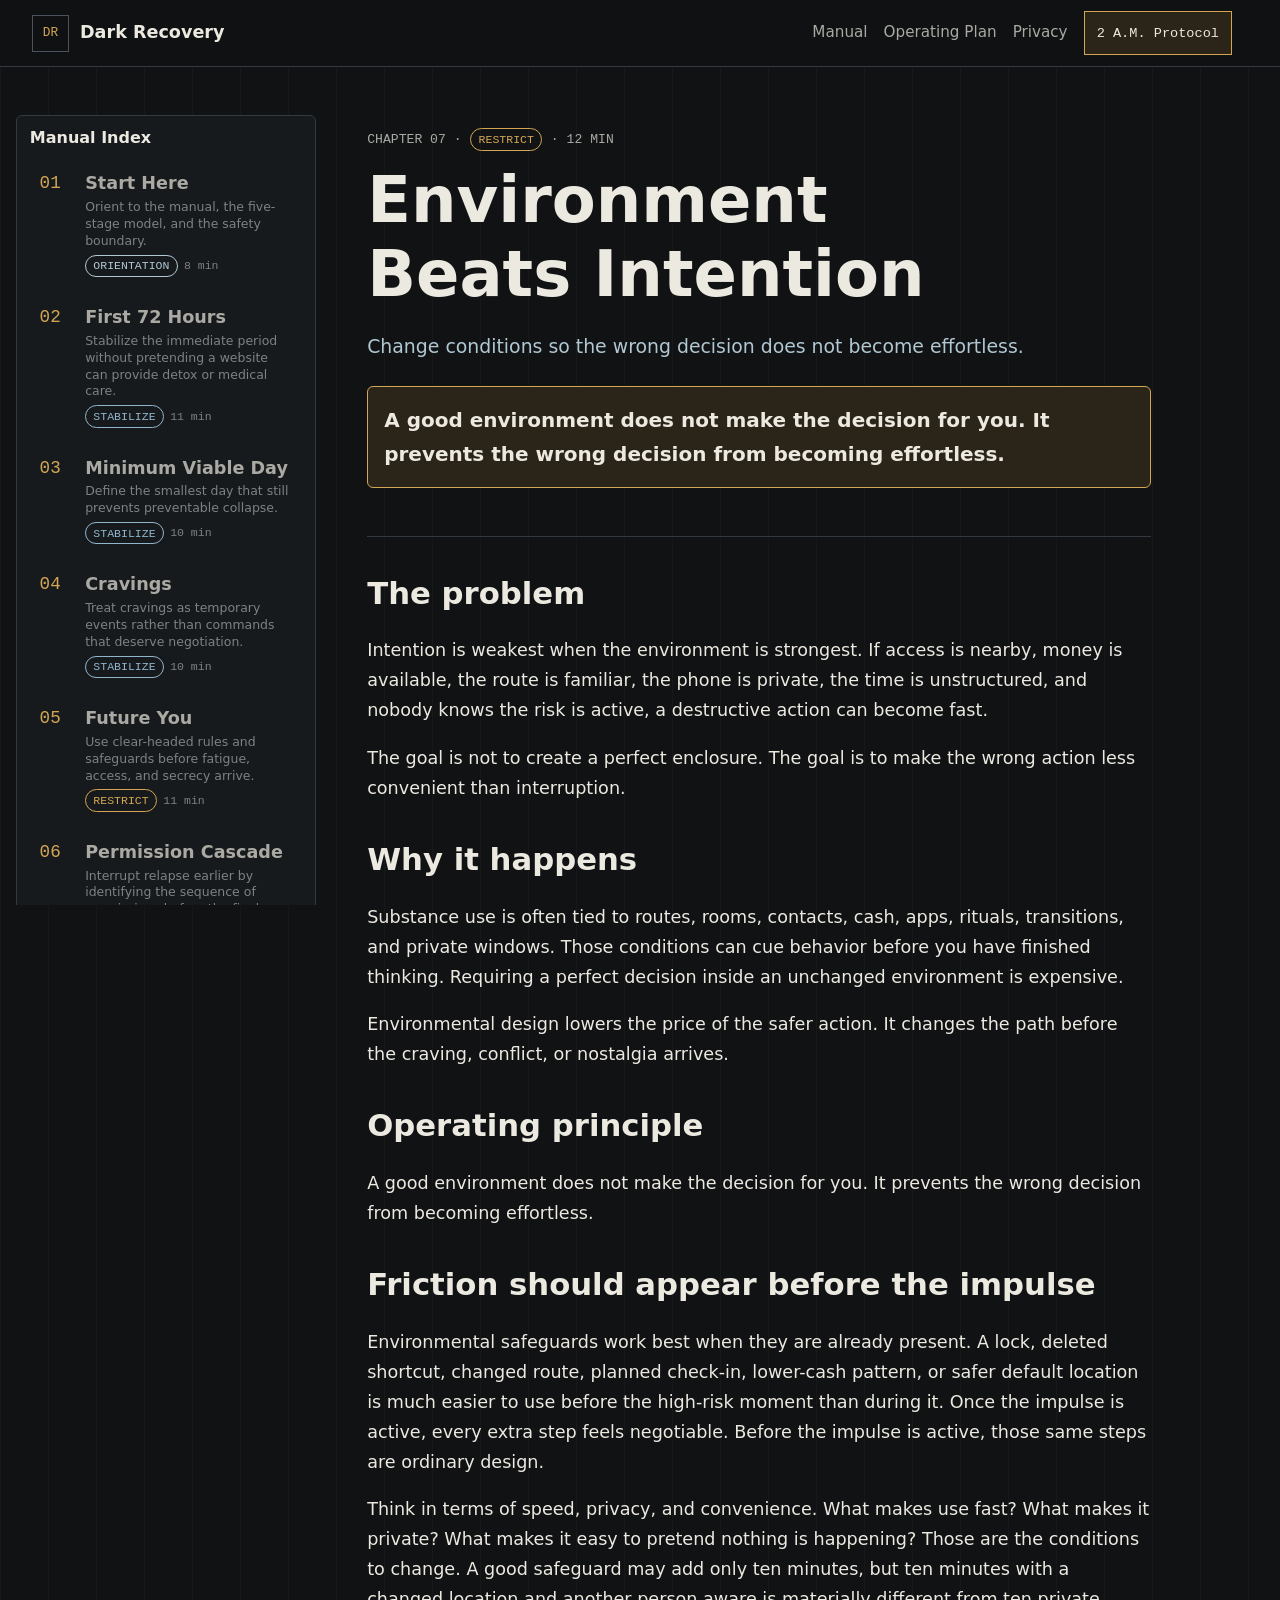
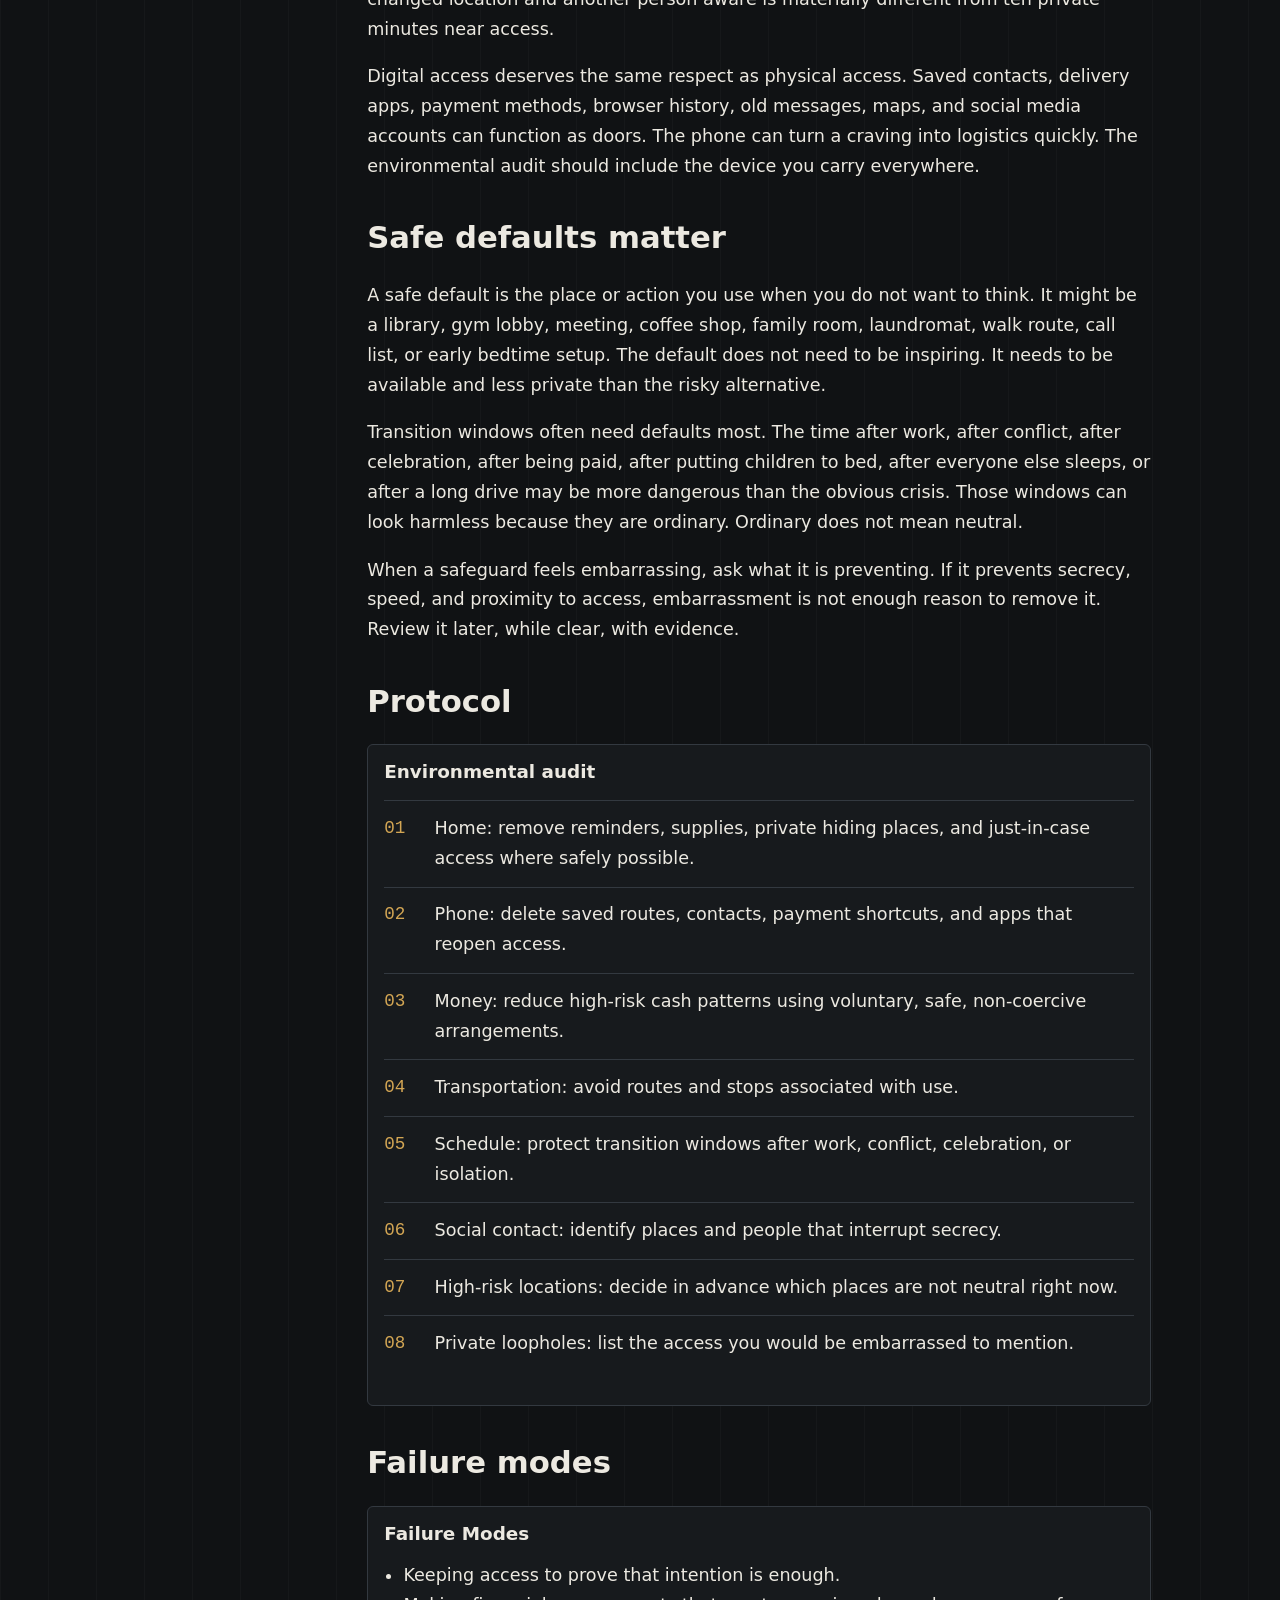
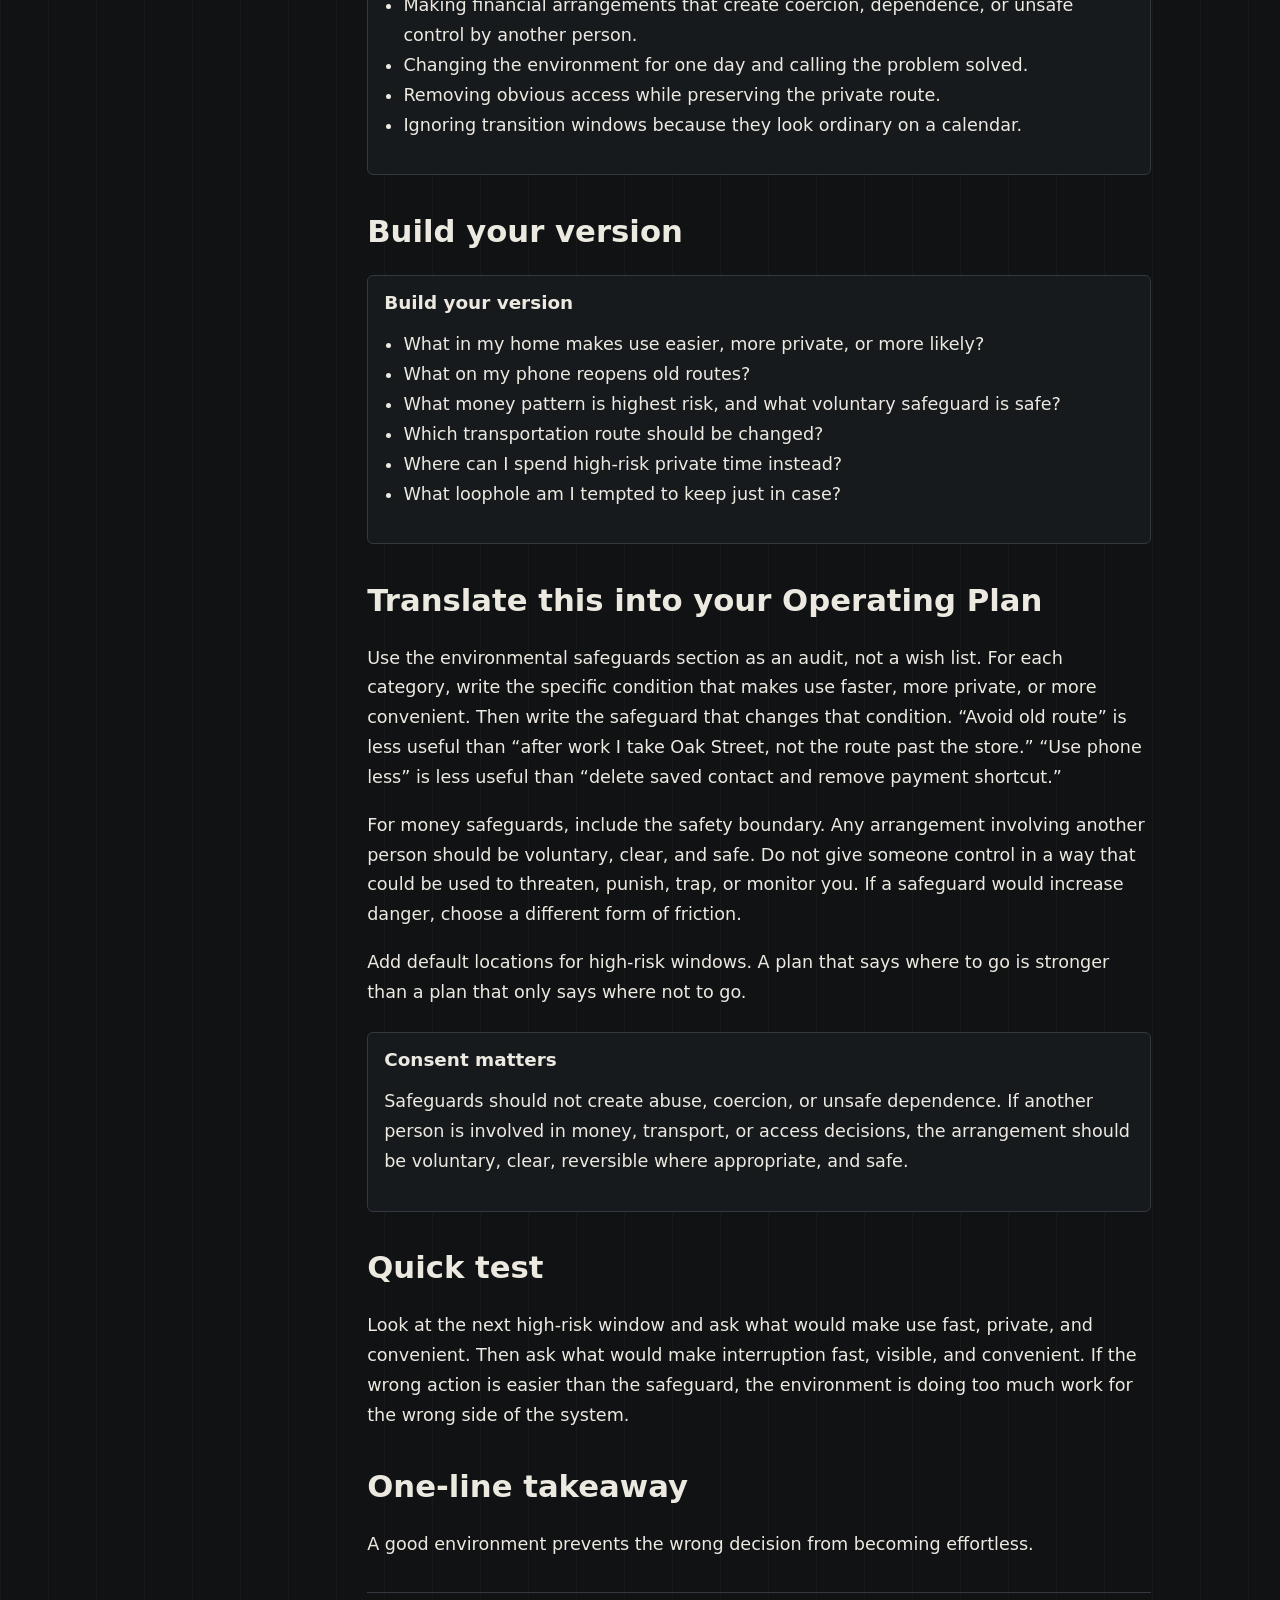
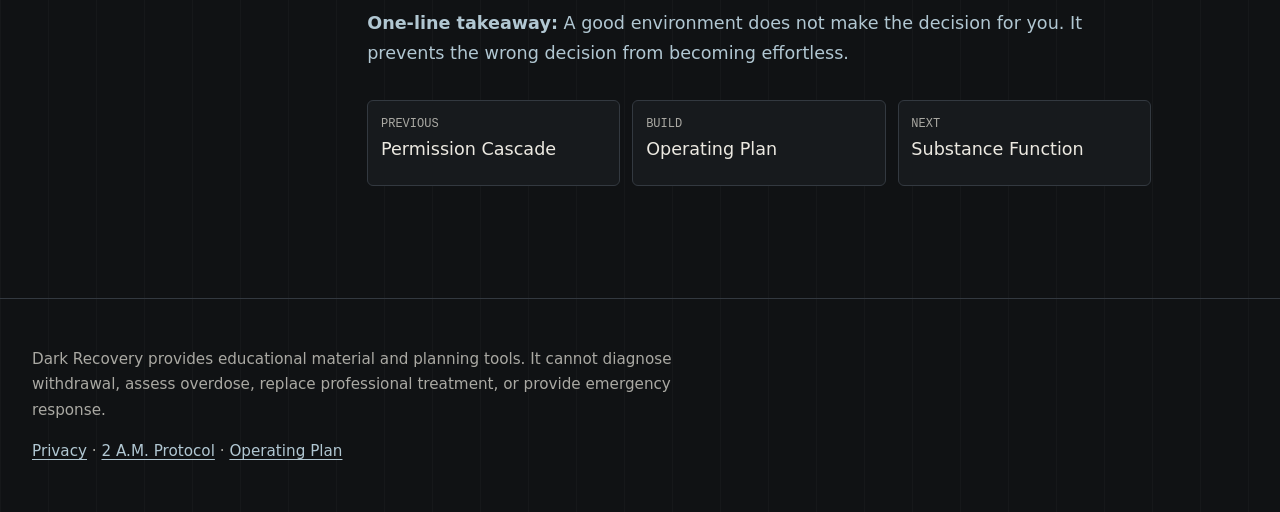
<file: environment-beats-intention/index.html>
<!DOCTYPE html><html lang="en"><head><meta charset="utf-8"><meta name="viewport" content="width=device-width, initial-scale=1"><title>Environment Beats Intention — Dark Recovery</title><meta name="description" content="Change conditions so the wrong decision does not become effortless."><link rel="canonical" href="https://darkrecovery.com/environment-beats-intention/"><link rel="icon" href="/favicon.svg" type="image/svg+xml"><link rel="manifest" href="/site.webmanifest"><meta property="og:type" content="website"><meta property="og:site_name" content="Dark Recovery"><meta property="og:title" content="Environment Beats Intention — Dark Recovery"><meta property="og:description" content="Change conditions so the wrong decision does not become effortless."><meta property="og:url" content="https://darkrecovery.com/environment-beats-intention/"><meta property="og:image" content="https://darkrecovery.com/og-default.svg"><meta name="twitter:card" content="summary_large_image"><script type="application/ld+json">{"@context":"https://schema.org","@type":"WebSite","name":"Dark Recovery","url":"https://darkrecovery.com","description":"Change conditions so the wrong decision does not become effortless."}</script><link rel="stylesheet" href="/assets/ManualIndex.Y-veWtyw.css"></head><body class="manual-page"><a class="skip-link" href="#main-content">Skip to main content</a><header class="site-header"><a class="wordmark" href="/" aria-label="Dark Recovery home"><span aria-hidden="true">DR</span><strong>Dark Recovery</strong></a><nav class="top-nav" aria-label="Primary"><a href="/#manual-index">Manual</a><a href="/operating-plan/">Operating Plan</a><a href="/privacy/">Privacy</a></nav><a class="emergency-access" href="/2am/" data-emergency-link>2 A.M. Protocol</a><button class="menu-button" type="button" data-menu-toggle aria-expanded="false" aria-controls="mobile-menu">Menu</button></header><div class="mobile-menu" id="mobile-menu" hidden data-mobile-menu><nav class="manual-index" aria-label="Manual index"><h2>Manual Index</h2><ol><li><a href="/"><span class="chapter-number">01</span><span><strong>Start Here</strong><small>Orient to the manual, the five-stage model, and the safety boundary.</small><span class="index-meta"><span class="stage-badge stage-orientation">Orientation</span> 8 min</span></span></a></li><li><a href="/first-72-hours/"><span class="chapter-number">02</span><span><strong>First 72 Hours</strong><small>Stabilize the immediate period without pretending a website can provide detox or medical care.</small><span class="index-meta"><span class="stage-badge stage-stabilize">Stabilize</span> 11 min</span></span></a></li><li><a href="/minimum-viable-day/"><span class="chapter-number">03</span><span><strong>Minimum Viable Day</strong><small>Define the smallest day that still prevents preventable collapse.</small><span class="index-meta"><span class="stage-badge stage-stabilize">Stabilize</span> 10 min</span></span></a></li><li><a href="/cravings-are-weather/"><span class="chapter-number">04</span><span><strong>Cravings</strong><small>Treat cravings as temporary events rather than commands that deserve negotiation.</small><span class="index-meta"><span class="stage-badge stage-stabilize">Stabilize</span> 10 min</span></span></a></li><li><a href="/do-not-trust-future-you/"><span class="chapter-number">05</span><span><strong>Future You</strong><small>Use clear-headed rules and safeguards before fatigue, access, and secrecy arrive.</small><span class="index-meta"><span class="stage-badge stage-restrict">Restrict</span> 11 min</span></span></a></li><li><a href="/permission-cascade/"><span class="chapter-number">06</span><span><strong>Permission Cascade</strong><small>Interrupt relapse earlier by identifying the sequence of permissions before the final action.</small><span class="index-meta"><span class="stage-badge stage-restrict">Restrict</span> 12 min</span></span></a></li><li><a href="/environment-beats-intention/" aria-current="page"><span class="chapter-number">07</span><span><strong>Environment</strong><small>Change conditions so the wrong decision does not become effortless.</small><span class="index-meta"><span class="stage-badge stage-restrict">Restrict</span> 12 min</span></span></a></li><li><a href="/what-was-the-substance-doing/"><span class="chapter-number">08</span><span><strong>Substance Function</strong><small>Replace the function substance use served, not merely the object.</small><span class="index-meta"><span class="stage-badge stage-replace">Replace</span> 12 min</span></span></a></li><li><a href="/floors-before-systems/"><span class="chapter-number">09</span><span><strong>Floors</strong><small>Avoid replacing substance use with an unsustainable reinvention campaign.</small><span class="index-meta"><span class="stage-badge stage-reinforce">Reinforce</span> 10 min</span></span></a></li><li><a href="/when-things-start-going-well/"><span class="chapter-number">10</span><span><strong>Going Well</strong><small>Maintain safeguards when success makes them feel embarrassing or unnecessary.</small><span class="index-meta"><span class="stage-badge stage-reinforce">Reinforce</span> 11 min</span></span></a></li><li><a href="/lapse-is-not-a-permission-slip/"><span class="chapter-number">11</span><span><strong>Lapse Response</strong><small>Stop one event from becoming an extended collapse.</small><span class="index-meta"><span class="stage-badge stage-repair">Repair</span> 12 min</span></span></a></li><li><a href="/operating-plan/"><span class="chapter-number">12</span><span><strong>Operating Plan</strong><small>Convert the manual into a private, printable browser-based plan.</small><span class="index-meta"><span class="stage-badge stage-reinforce">Reinforce</span> 12 min</span></span></a></li><li><a href="/2am/"><span class="chapter-number">13</span><span><strong>2 A.M. Protocol</strong><small>Immediate guidance when the full manual is too much to process.</small><span class="index-meta"><span class="stage-badge stage-repair">Repair</span> 6 min</span></span></a></li></ol></nav></div><main id="main-content"><div class="manual-shell"><aside class="manual-rail"><nav class="manual-index" aria-label="Manual index"><h2>Manual Index</h2><ol><li><a href="/"><span class="chapter-number">01</span><span><strong>Start Here</strong><small>Orient to the manual, the five-stage model, and the safety boundary.</small><span class="index-meta"><span class="stage-badge stage-orientation">Orientation</span> 8 min</span></span></a></li><li><a href="/first-72-hours/"><span class="chapter-number">02</span><span><strong>First 72 Hours</strong><small>Stabilize the immediate period without pretending a website can provide detox or medical care.</small><span class="index-meta"><span class="stage-badge stage-stabilize">Stabilize</span> 11 min</span></span></a></li><li><a href="/minimum-viable-day/"><span class="chapter-number">03</span><span><strong>Minimum Viable Day</strong><small>Define the smallest day that still prevents preventable collapse.</small><span class="index-meta"><span class="stage-badge stage-stabilize">Stabilize</span> 10 min</span></span></a></li><li><a href="/cravings-are-weather/"><span class="chapter-number">04</span><span><strong>Cravings</strong><small>Treat cravings as temporary events rather than commands that deserve negotiation.</small><span class="index-meta"><span class="stage-badge stage-stabilize">Stabilize</span> 10 min</span></span></a></li><li><a href="/do-not-trust-future-you/"><span class="chapter-number">05</span><span><strong>Future You</strong><small>Use clear-headed rules and safeguards before fatigue, access, and secrecy arrive.</small><span class="index-meta"><span class="stage-badge stage-restrict">Restrict</span> 11 min</span></span></a></li><li><a href="/permission-cascade/"><span class="chapter-number">06</span><span><strong>Permission Cascade</strong><small>Interrupt relapse earlier by identifying the sequence of permissions before the final action.</small><span class="index-meta"><span class="stage-badge stage-restrict">Restrict</span> 12 min</span></span></a></li><li><a href="/environment-beats-intention/" aria-current="page"><span class="chapter-number">07</span><span><strong>Environment</strong><small>Change conditions so the wrong decision does not become effortless.</small><span class="index-meta"><span class="stage-badge stage-restrict">Restrict</span> 12 min</span></span></a></li><li><a href="/what-was-the-substance-doing/"><span class="chapter-number">08</span><span><strong>Substance Function</strong><small>Replace the function substance use served, not merely the object.</small><span class="index-meta"><span class="stage-badge stage-replace">Replace</span> 12 min</span></span></a></li><li><a href="/floors-before-systems/"><span class="chapter-number">09</span><span><strong>Floors</strong><small>Avoid replacing substance use with an unsustainable reinvention campaign.</small><span class="index-meta"><span class="stage-badge stage-reinforce">Reinforce</span> 10 min</span></span></a></li><li><a href="/when-things-start-going-well/"><span class="chapter-number">10</span><span><strong>Going Well</strong><small>Maintain safeguards when success makes them feel embarrassing or unnecessary.</small><span class="index-meta"><span class="stage-badge stage-reinforce">Reinforce</span> 11 min</span></span></a></li><li><a href="/lapse-is-not-a-permission-slip/"><span class="chapter-number">11</span><span><strong>Lapse Response</strong><small>Stop one event from becoming an extended collapse.</small><span class="index-meta"><span class="stage-badge stage-repair">Repair</span> 12 min</span></span></a></li><li><a href="/operating-plan/"><span class="chapter-number">12</span><span><strong>Operating Plan</strong><small>Convert the manual into a private, printable browser-based plan.</small><span class="index-meta"><span class="stage-badge stage-reinforce">Reinforce</span> 12 min</span></span></a></li><li><a href="/2am/"><span class="chapter-number">13</span><span><strong>2 A.M. Protocol</strong><small>Immediate guidance when the full manual is too much to process.</small><span class="index-meta"><span class="stage-badge stage-repair">Repair</span> 6 min</span></span></a></li></ol></nav></aside><article class="reading-column"><header class="chapter-header"><p class="chapter-kicker">Chapter 07 · <span class="stage-badge stage-restrict">Restrict</span> · 12 min</p><h1>Environment Beats Intention</h1><p class="summary">Change conditions so the wrong decision does not become effortless.</p><aside class="principle" aria-label="Operating principle"><p>A good environment does not make the decision for you. It prevents the wrong decision from becoming effortless.</p></aside></header><h2 id="the-problem">The problem</h2>
<p>Intention is weakest when the environment is strongest. If access is nearby, money is available, the route is familiar, the phone is private, the time is unstructured, and nobody knows the risk is active, a destructive action can become fast.</p>
<p>The goal is not to create a perfect enclosure. The goal is to make the wrong action less convenient than interruption.</p>
<h2 id="why-it-happens">Why it happens</h2>
<p>Substance use is often tied to routes, rooms, contacts, cash, apps, rituals, transitions, and private windows. Those conditions can cue behavior before you have finished thinking. Requiring a perfect decision inside an unchanged environment is expensive.</p>
<p>Environmental design lowers the price of the safer action. It changes the path before the craving, conflict, or nostalgia arrives.</p>
<h2 id="operating-principle">Operating principle</h2>
<p>A good environment does not make the decision for you. It prevents the wrong decision from becoming effortless.</p>
<h2 id="friction-should-appear-before-the-impulse">Friction should appear before the impulse</h2>
<p>Environmental safeguards work best when they are already present. A lock, deleted shortcut, changed route, planned check-in, lower-cash pattern, or safer default location is much easier to use before the high-risk moment than during it. Once the impulse is active, every extra step feels negotiable. Before the impulse is active, those same steps are ordinary design.</p>
<p>Think in terms of speed, privacy, and convenience. What makes use fast? What makes it private? What makes it easy to pretend nothing is happening? Those are the conditions to change. A good safeguard may add only ten minutes, but ten minutes with a changed location and another person aware is materially different from ten private minutes near access.</p>
<p>Digital access deserves the same respect as physical access. Saved contacts, delivery apps, payment methods, browser history, old messages, maps, and social media accounts can function as doors. The phone can turn a craving into logistics quickly. The environmental audit should include the device you carry everywhere.</p>
<h2 id="safe-defaults-matter">Safe defaults matter</h2>
<p>A safe default is the place or action you use when you do not want to think. It might be a library, gym lobby, meeting, coffee shop, family room, laundromat, walk route, call list, or early bedtime setup. The default does not need to be inspiring. It needs to be available and less private than the risky alternative.</p>
<p>Transition windows often need defaults most. The time after work, after conflict, after celebration, after being paid, after putting children to bed, after everyone else sleeps, or after a long drive may be more dangerous than the obvious crisis. Those windows can look harmless because they are ordinary. Ordinary does not mean neutral.</p>
<p>When a safeguard feels embarrassing, ask what it is preventing. If it prevents secrecy, speed, and proximity to access, embarrassment is not enough reason to remove it. Review it later, while clear, with evidence.</p>
<h2 id="protocol">Protocol</h2>
<section class="protocol" aria-labelledby="environmental-audit-protocol"><h2 id="environmental-audit-protocol">Environmental audit</h2><ol><li>Home: remove reminders, supplies, private hiding places, and just-in-case access where safely possible.</li><li>Phone: delete saved routes, contacts, payment shortcuts, and apps that reopen access.</li><li>Money: reduce high-risk cash patterns using voluntary, safe, non-coercive arrangements.</li><li>Transportation: avoid routes and stops associated with use.</li><li>Schedule: protect transition windows after work, conflict, celebration, or isolation.</li><li>Social contact: identify places and people that interrupt secrecy.</li><li>High-risk locations: decide in advance which places are not neutral right now.</li><li>Private loopholes: list the access you would be embarrassed to mention.</li></ol></section>
<h2 id="failure-modes">Failure modes</h2>
<section class="failure-modes"><h2>Failure Modes</h2><ul><li>Keeping access to prove that intention is enough.</li><li>Making financial arrangements that create coercion, dependence, or unsafe control by another person.</li><li>Changing the environment for one day and calling the problem solved.</li><li>Removing obvious access while preserving the private route.</li><li>Ignoring transition windows because they look ordinary on a calendar.</li></ul></section>
<h2 id="build-your-version">Build your version</h2>
<section class="worksheet" aria-labelledby="build-your-version-worksheet"><h2 id="build-your-version-worksheet">Build your version</h2><ul><li>What in my home makes use easier, more private, or more likely?</li><li>What on my phone reopens old routes?</li><li>What money pattern is highest risk, and what voluntary safeguard is safe?</li><li>Which transportation route should be changed?</li><li>Where can I spend high-risk private time instead?</li><li>What loophole am I tempted to keep just in case?</li></ul></section>
<h2 id="translate-this-into-your-operating-plan">Translate this into your Operating Plan</h2>
<p>Use the environmental safeguards section as an audit, not a wish list. For each category, write the specific condition that makes use faster, more private, or more convenient. Then write the safeguard that changes that condition. “Avoid old route” is less useful than “after work I take Oak Street, not the route past the store.” “Use phone less” is less useful than “delete saved contact and remove payment shortcut.”</p>
<p>For money safeguards, include the safety boundary. Any arrangement involving another person should be voluntary, clear, and safe. Do not give someone control in a way that could be used to threaten, punish, trap, or monitor you. If a safeguard would increase danger, choose a different form of friction.</p>
<p>Add default locations for high-risk windows. A plan that says where to go is stronger than a plan that only says where not to go.</p>
<aside class="system-note"><h2>Consent matters</h2><p>Safeguards should not create abuse, coercion, or unsafe dependence. If another person is involved in money, transport, or access decisions, the arrangement should be voluntary, clear, reversible where appropriate, and safe.</p></aside>
<h2 id="quick-test">Quick test</h2>
<p>Look at the next high-risk window and ask what would make use fast, private, and convenient. Then ask what would make interruption fast, visible, and convenient. If the wrong action is easier than the safeguard, the environment is doing too much work for the wrong side of the system.</p>
<h2 id="one-line-takeaway">One-line takeaway</h2>
<p>A good environment prevents the wrong decision from becoming effortless.</p><p class="takeaway"><strong>One-line takeaway:</strong> A good environment does not make the decision for you. It prevents the wrong decision from becoming effortless.</p><nav class="chapter-nav" aria-label="Chapter navigation"><div><a href="/permission-cascade/"><span>Previous</span>Permission Cascade</a></div><div><a href="/operating-plan/"><span>Build</span>Operating Plan</a></div><div><a href="/what-was-the-substance-doing/"><span>Next</span>Substance Function</a></div></nav></article></div></main><footer class="site-footer"><p>Dark Recovery provides educational material and planning tools. It cannot diagnose withdrawal, assess overdose, replace professional treatment, or provide emergency response.</p><p><a href="/privacy/">Privacy</a> · <a href="/2am/">2 A.M. Protocol</a> · <a href="/operating-plan/">Operating Plan</a></p></footer><script type="module">var e=document.querySelector(`[data-menu-toggle]`),t=document.querySelector(`[data-mobile-menu]`),n=null;function r(){!t||!e||(t.hidden=!0,e.setAttribute(`aria-expanded`,`false`),document.body.classList.remove(`menu-open`),n?.focus())}function i(){!t||!e||(n=document.activeElement instanceof HTMLElement?document.activeElement:null,t.hidden=!1,e.setAttribute(`aria-expanded`,`true`),document.body.classList.add(`menu-open`),t.querySelector(`a, button`)?.focus())}e?.addEventListener(`click`,()=>{t&&(t.hidden?i():r())}),t?.addEventListener(`click`,e=>{e.target.closest(`a`)&&r()}),document.addEventListener(`keydown`,e=>{e.key===`Escape`&&r()});</script></body></html>
</file>
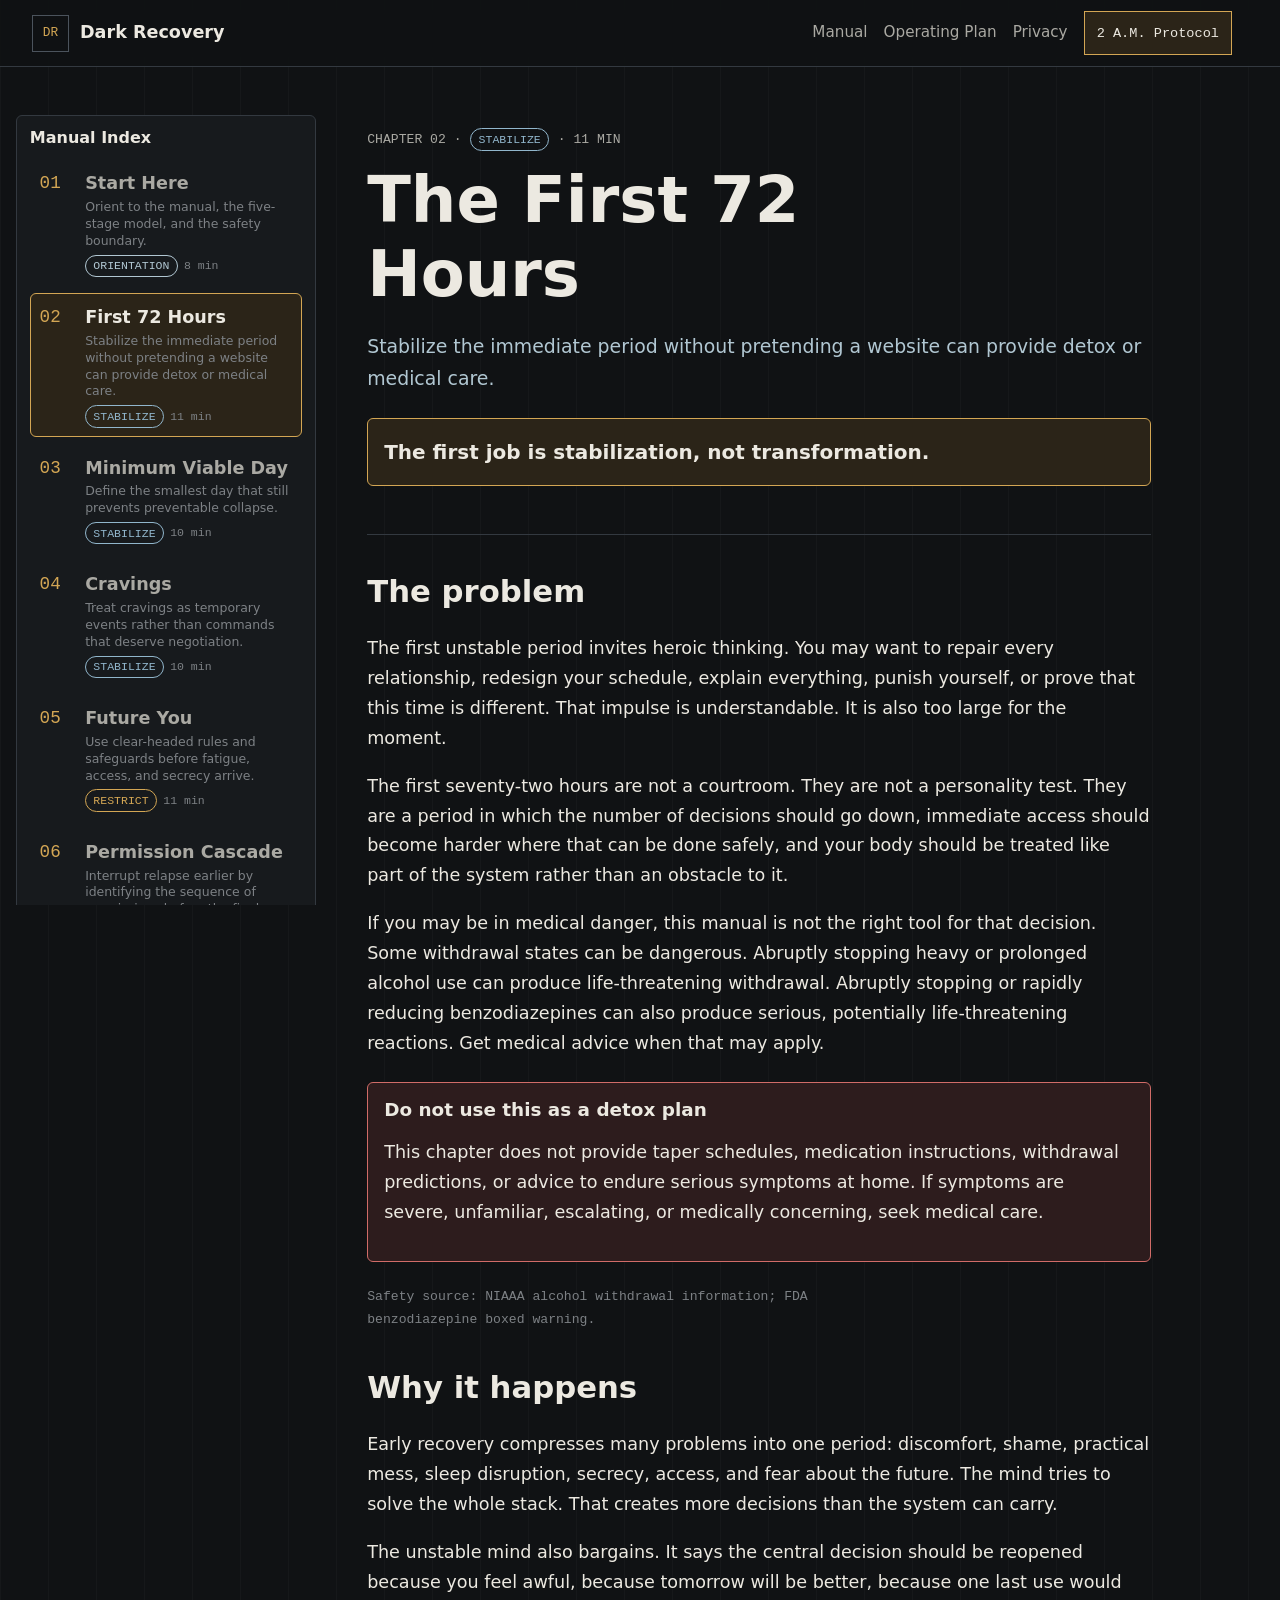
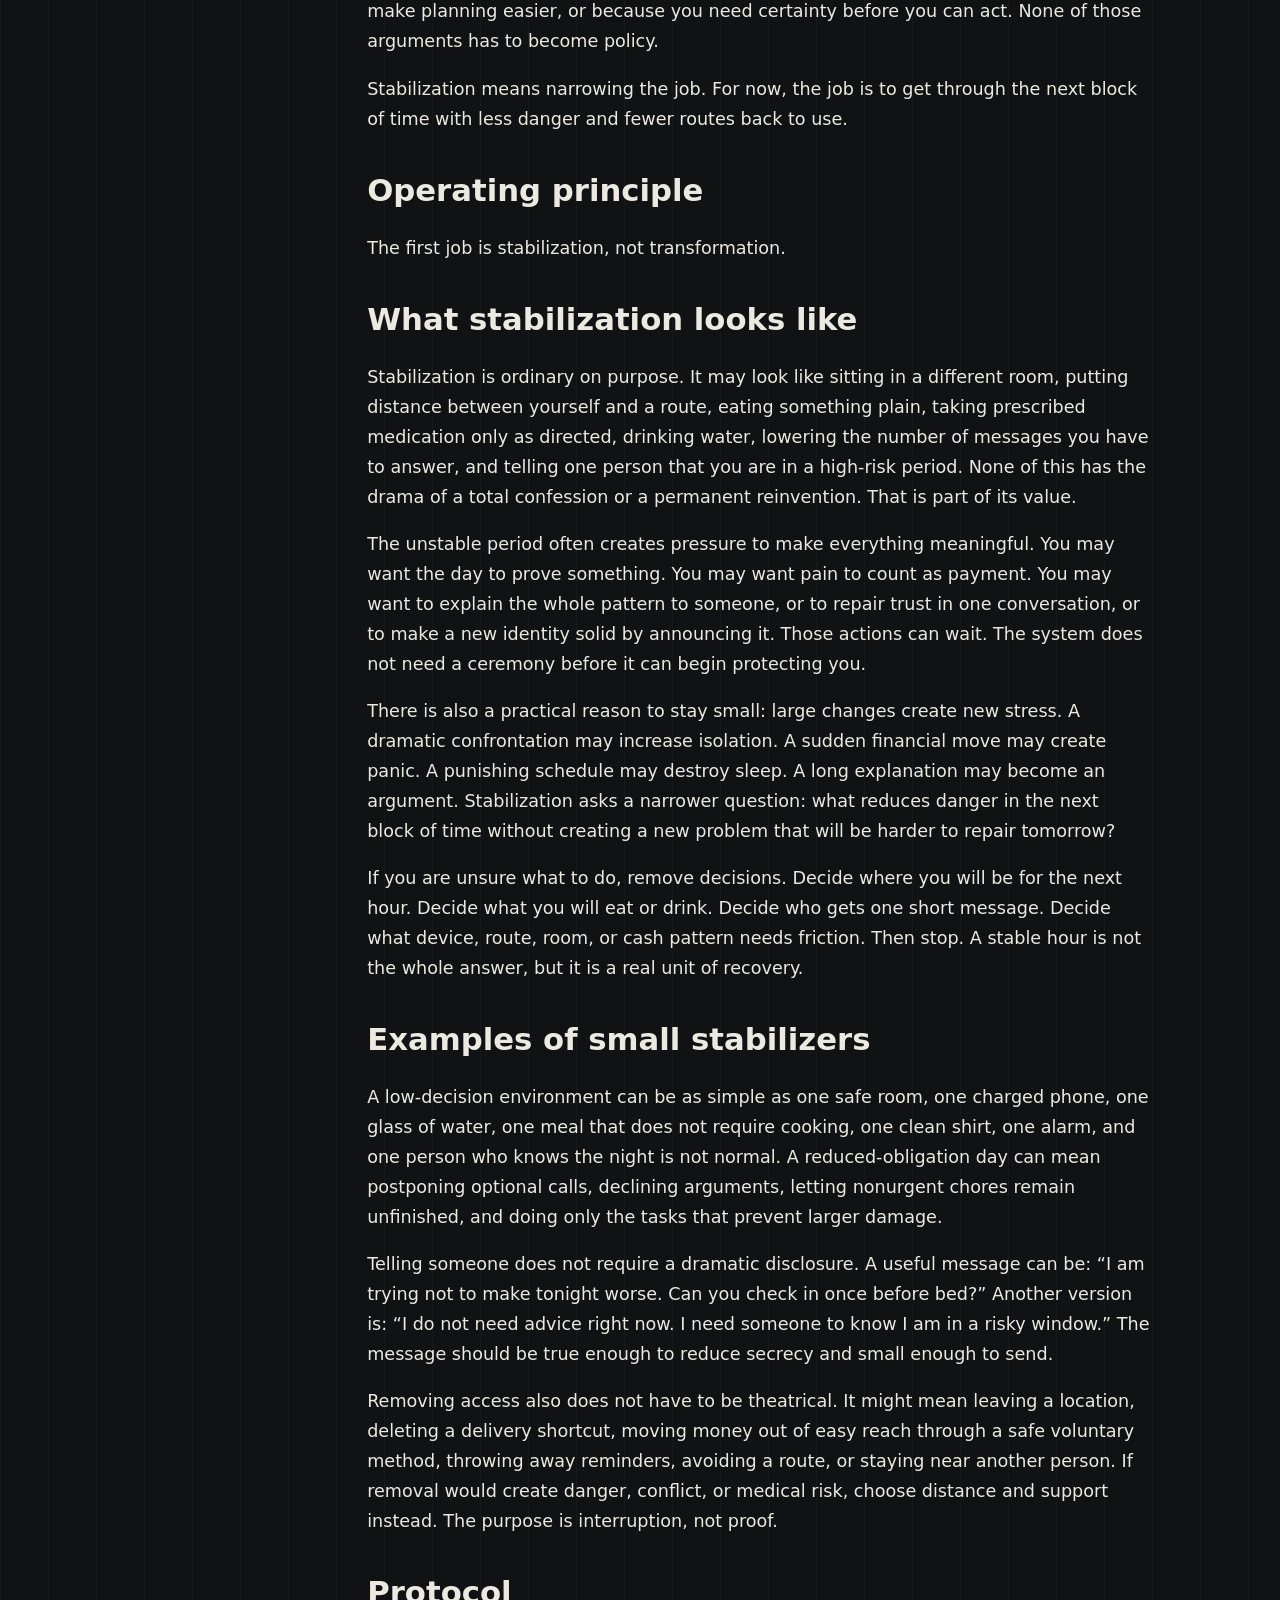
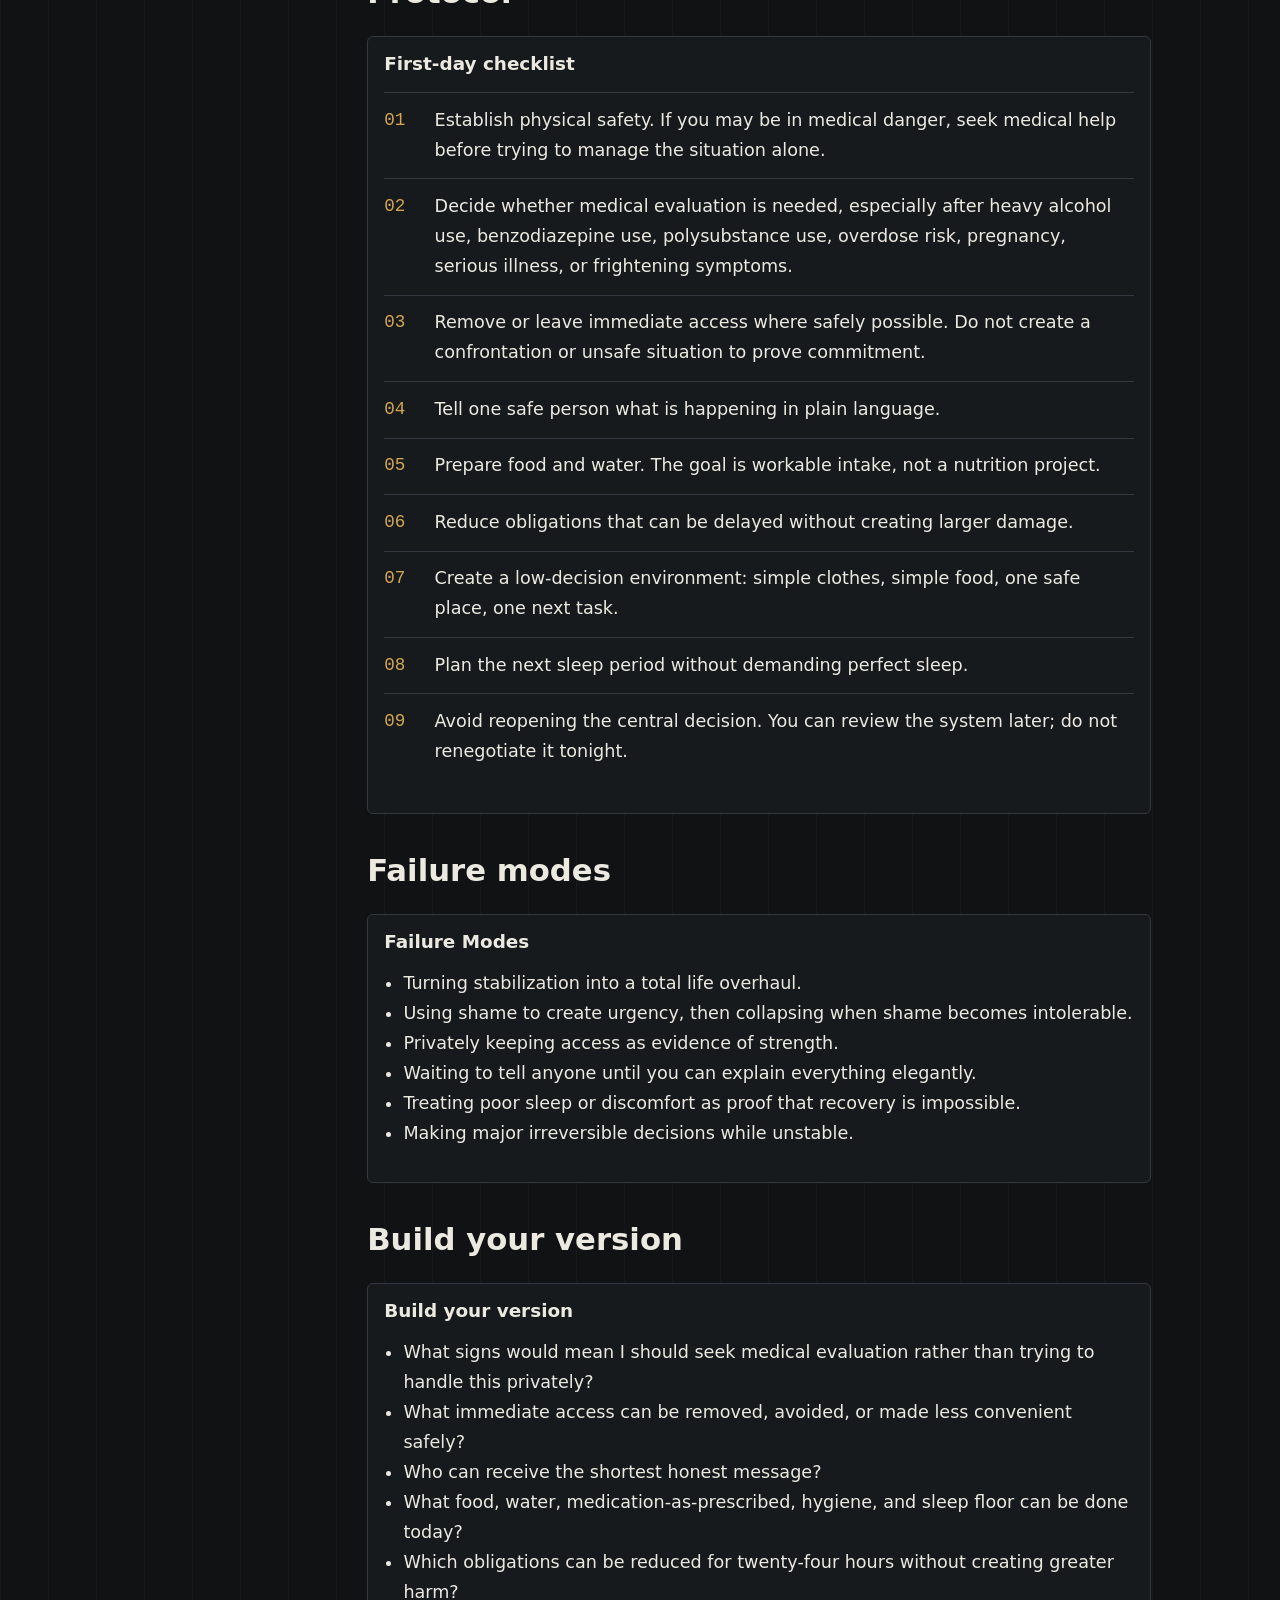
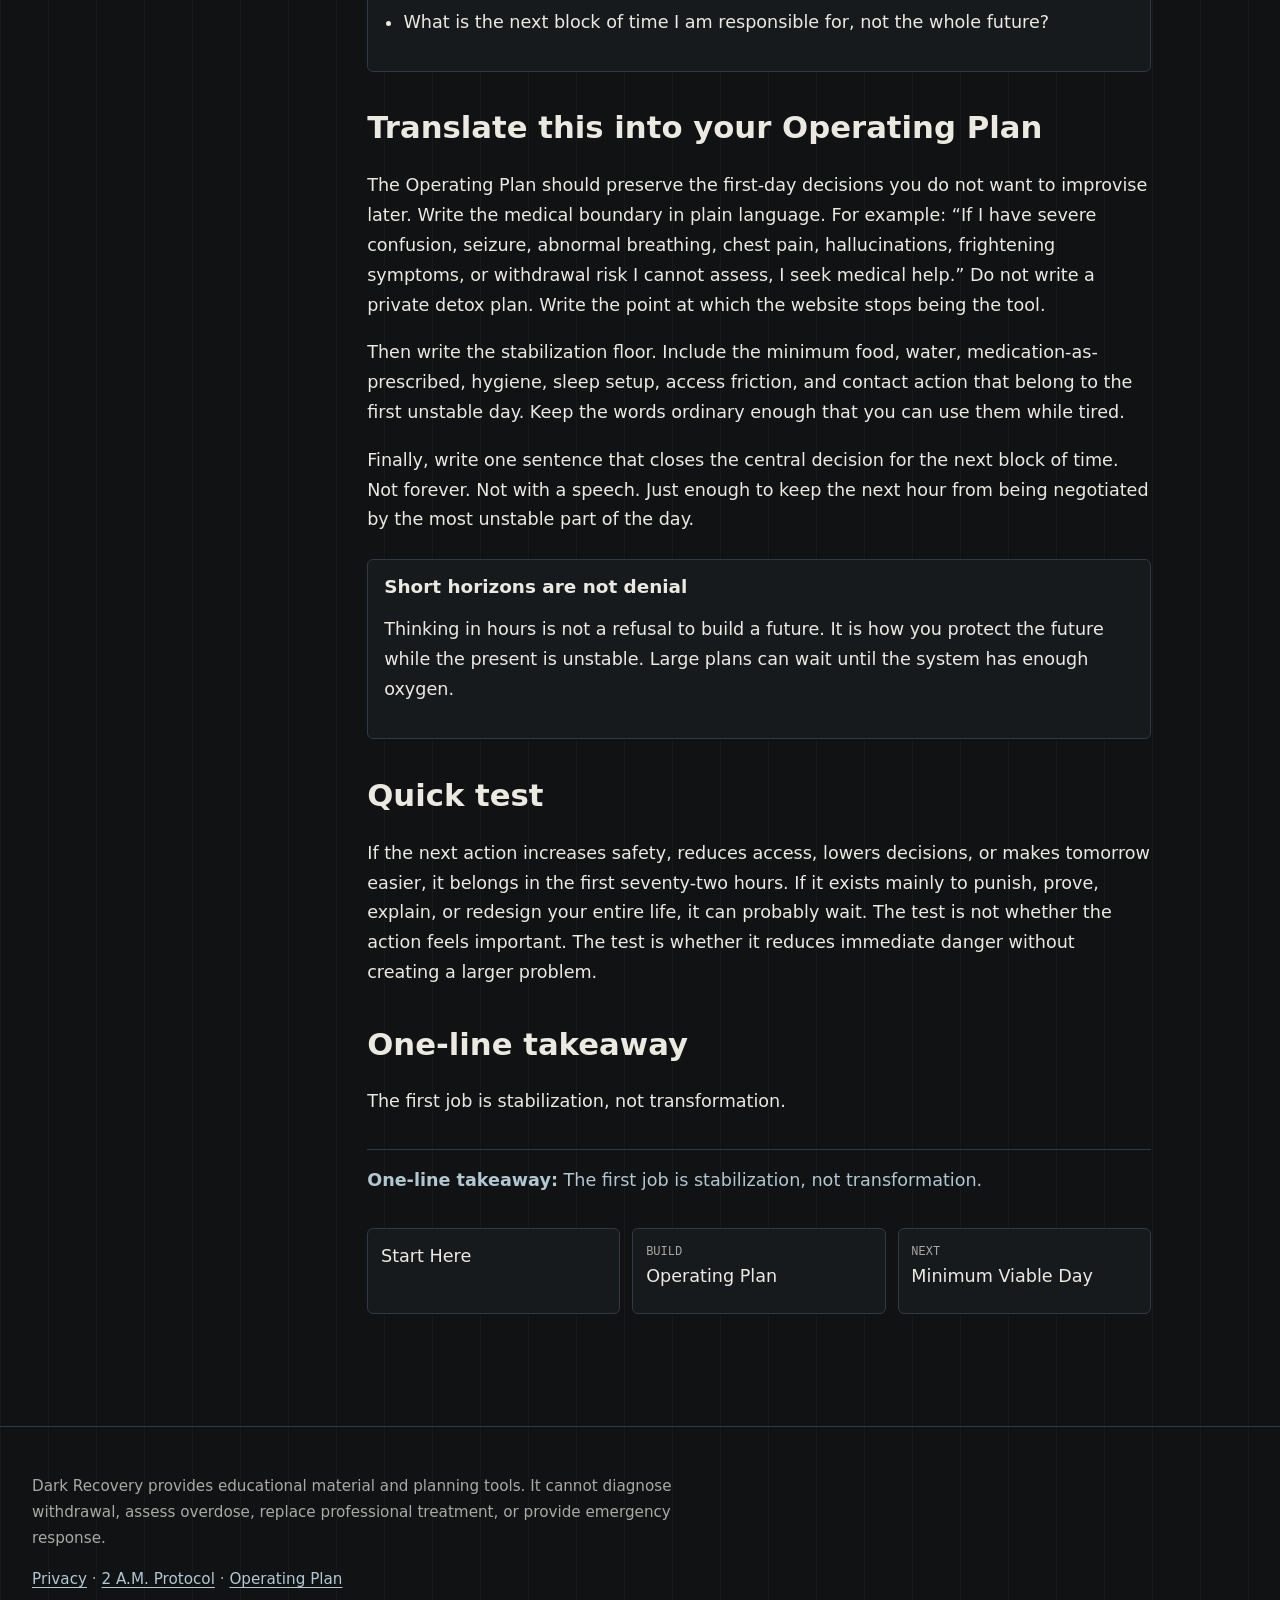
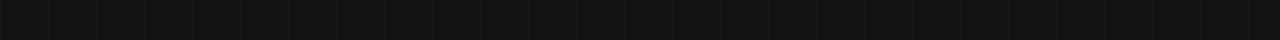
<file: first-72-hours/index.html>
<!DOCTYPE html><html lang="en"><head><meta charset="utf-8"><meta name="viewport" content="width=device-width, initial-scale=1"><title>The First 72 Hours — Dark Recovery</title><meta name="description" content="Stabilize the immediate period without pretending a website can provide detox or medical care."><link rel="canonical" href="https://darkrecovery.com/first-72-hours/"><link rel="icon" href="/favicon.svg" type="image/svg+xml"><link rel="manifest" href="/site.webmanifest"><meta property="og:type" content="website"><meta property="og:site_name" content="Dark Recovery"><meta property="og:title" content="The First 72 Hours — Dark Recovery"><meta property="og:description" content="Stabilize the immediate period without pretending a website can provide detox or medical care."><meta property="og:url" content="https://darkrecovery.com/first-72-hours/"><meta property="og:image" content="https://darkrecovery.com/og-default.svg"><meta name="twitter:card" content="summary_large_image"><script type="application/ld+json">{"@context":"https://schema.org","@type":"WebSite","name":"Dark Recovery","url":"https://darkrecovery.com","description":"Stabilize the immediate period without pretending a website can provide detox or medical care."}</script><link rel="stylesheet" href="/assets/ManualIndex.Y-veWtyw.css"></head><body class="manual-page"><a class="skip-link" href="#main-content">Skip to main content</a><header class="site-header"><a class="wordmark" href="/" aria-label="Dark Recovery home"><span aria-hidden="true">DR</span><strong>Dark Recovery</strong></a><nav class="top-nav" aria-label="Primary"><a href="/#manual-index">Manual</a><a href="/operating-plan/">Operating Plan</a><a href="/privacy/">Privacy</a></nav><a class="emergency-access" href="/2am/" data-emergency-link>2 A.M. Protocol</a><button class="menu-button" type="button" data-menu-toggle aria-expanded="false" aria-controls="mobile-menu">Menu</button></header><div class="mobile-menu" id="mobile-menu" hidden data-mobile-menu><nav class="manual-index" aria-label="Manual index"><h2>Manual Index</h2><ol><li><a href="/"><span class="chapter-number">01</span><span><strong>Start Here</strong><small>Orient to the manual, the five-stage model, and the safety boundary.</small><span class="index-meta"><span class="stage-badge stage-orientation">Orientation</span> 8 min</span></span></a></li><li><a href="/first-72-hours/" aria-current="page"><span class="chapter-number">02</span><span><strong>First 72 Hours</strong><small>Stabilize the immediate period without pretending a website can provide detox or medical care.</small><span class="index-meta"><span class="stage-badge stage-stabilize">Stabilize</span> 11 min</span></span></a></li><li><a href="/minimum-viable-day/"><span class="chapter-number">03</span><span><strong>Minimum Viable Day</strong><small>Define the smallest day that still prevents preventable collapse.</small><span class="index-meta"><span class="stage-badge stage-stabilize">Stabilize</span> 10 min</span></span></a></li><li><a href="/cravings-are-weather/"><span class="chapter-number">04</span><span><strong>Cravings</strong><small>Treat cravings as temporary events rather than commands that deserve negotiation.</small><span class="index-meta"><span class="stage-badge stage-stabilize">Stabilize</span> 10 min</span></span></a></li><li><a href="/do-not-trust-future-you/"><span class="chapter-number">05</span><span><strong>Future You</strong><small>Use clear-headed rules and safeguards before fatigue, access, and secrecy arrive.</small><span class="index-meta"><span class="stage-badge stage-restrict">Restrict</span> 11 min</span></span></a></li><li><a href="/permission-cascade/"><span class="chapter-number">06</span><span><strong>Permission Cascade</strong><small>Interrupt relapse earlier by identifying the sequence of permissions before the final action.</small><span class="index-meta"><span class="stage-badge stage-restrict">Restrict</span> 12 min</span></span></a></li><li><a href="/environment-beats-intention/"><span class="chapter-number">07</span><span><strong>Environment</strong><small>Change conditions so the wrong decision does not become effortless.</small><span class="index-meta"><span class="stage-badge stage-restrict">Restrict</span> 12 min</span></span></a></li><li><a href="/what-was-the-substance-doing/"><span class="chapter-number">08</span><span><strong>Substance Function</strong><small>Replace the function substance use served, not merely the object.</small><span class="index-meta"><span class="stage-badge stage-replace">Replace</span> 12 min</span></span></a></li><li><a href="/floors-before-systems/"><span class="chapter-number">09</span><span><strong>Floors</strong><small>Avoid replacing substance use with an unsustainable reinvention campaign.</small><span class="index-meta"><span class="stage-badge stage-reinforce">Reinforce</span> 10 min</span></span></a></li><li><a href="/when-things-start-going-well/"><span class="chapter-number">10</span><span><strong>Going Well</strong><small>Maintain safeguards when success makes them feel embarrassing or unnecessary.</small><span class="index-meta"><span class="stage-badge stage-reinforce">Reinforce</span> 11 min</span></span></a></li><li><a href="/lapse-is-not-a-permission-slip/"><span class="chapter-number">11</span><span><strong>Lapse Response</strong><small>Stop one event from becoming an extended collapse.</small><span class="index-meta"><span class="stage-badge stage-repair">Repair</span> 12 min</span></span></a></li><li><a href="/operating-plan/"><span class="chapter-number">12</span><span><strong>Operating Plan</strong><small>Convert the manual into a private, printable browser-based plan.</small><span class="index-meta"><span class="stage-badge stage-reinforce">Reinforce</span> 12 min</span></span></a></li><li><a href="/2am/"><span class="chapter-number">13</span><span><strong>2 A.M. Protocol</strong><small>Immediate guidance when the full manual is too much to process.</small><span class="index-meta"><span class="stage-badge stage-repair">Repair</span> 6 min</span></span></a></li></ol></nav></div><main id="main-content"><div class="manual-shell"><aside class="manual-rail"><nav class="manual-index" aria-label="Manual index"><h2>Manual Index</h2><ol><li><a href="/"><span class="chapter-number">01</span><span><strong>Start Here</strong><small>Orient to the manual, the five-stage model, and the safety boundary.</small><span class="index-meta"><span class="stage-badge stage-orientation">Orientation</span> 8 min</span></span></a></li><li><a href="/first-72-hours/" aria-current="page"><span class="chapter-number">02</span><span><strong>First 72 Hours</strong><small>Stabilize the immediate period without pretending a website can provide detox or medical care.</small><span class="index-meta"><span class="stage-badge stage-stabilize">Stabilize</span> 11 min</span></span></a></li><li><a href="/minimum-viable-day/"><span class="chapter-number">03</span><span><strong>Minimum Viable Day</strong><small>Define the smallest day that still prevents preventable collapse.</small><span class="index-meta"><span class="stage-badge stage-stabilize">Stabilize</span> 10 min</span></span></a></li><li><a href="/cravings-are-weather/"><span class="chapter-number">04</span><span><strong>Cravings</strong><small>Treat cravings as temporary events rather than commands that deserve negotiation.</small><span class="index-meta"><span class="stage-badge stage-stabilize">Stabilize</span> 10 min</span></span></a></li><li><a href="/do-not-trust-future-you/"><span class="chapter-number">05</span><span><strong>Future You</strong><small>Use clear-headed rules and safeguards before fatigue, access, and secrecy arrive.</small><span class="index-meta"><span class="stage-badge stage-restrict">Restrict</span> 11 min</span></span></a></li><li><a href="/permission-cascade/"><span class="chapter-number">06</span><span><strong>Permission Cascade</strong><small>Interrupt relapse earlier by identifying the sequence of permissions before the final action.</small><span class="index-meta"><span class="stage-badge stage-restrict">Restrict</span> 12 min</span></span></a></li><li><a href="/environment-beats-intention/"><span class="chapter-number">07</span><span><strong>Environment</strong><small>Change conditions so the wrong decision does not become effortless.</small><span class="index-meta"><span class="stage-badge stage-restrict">Restrict</span> 12 min</span></span></a></li><li><a href="/what-was-the-substance-doing/"><span class="chapter-number">08</span><span><strong>Substance Function</strong><small>Replace the function substance use served, not merely the object.</small><span class="index-meta"><span class="stage-badge stage-replace">Replace</span> 12 min</span></span></a></li><li><a href="/floors-before-systems/"><span class="chapter-number">09</span><span><strong>Floors</strong><small>Avoid replacing substance use with an unsustainable reinvention campaign.</small><span class="index-meta"><span class="stage-badge stage-reinforce">Reinforce</span> 10 min</span></span></a></li><li><a href="/when-things-start-going-well/"><span class="chapter-number">10</span><span><strong>Going Well</strong><small>Maintain safeguards when success makes them feel embarrassing or unnecessary.</small><span class="index-meta"><span class="stage-badge stage-reinforce">Reinforce</span> 11 min</span></span></a></li><li><a href="/lapse-is-not-a-permission-slip/"><span class="chapter-number">11</span><span><strong>Lapse Response</strong><small>Stop one event from becoming an extended collapse.</small><span class="index-meta"><span class="stage-badge stage-repair">Repair</span> 12 min</span></span></a></li><li><a href="/operating-plan/"><span class="chapter-number">12</span><span><strong>Operating Plan</strong><small>Convert the manual into a private, printable browser-based plan.</small><span class="index-meta"><span class="stage-badge stage-reinforce">Reinforce</span> 12 min</span></span></a></li><li><a href="/2am/"><span class="chapter-number">13</span><span><strong>2 A.M. Protocol</strong><small>Immediate guidance when the full manual is too much to process.</small><span class="index-meta"><span class="stage-badge stage-repair">Repair</span> 6 min</span></span></a></li></ol></nav></aside><article class="reading-column"><header class="chapter-header"><p class="chapter-kicker">Chapter 02 · <span class="stage-badge stage-stabilize">Stabilize</span> · 11 min</p><h1>The First 72 Hours</h1><p class="summary">Stabilize the immediate period without pretending a website can provide detox or medical care.</p><aside class="principle" aria-label="Operating principle"><p>The first job is stabilization, not transformation.</p></aside></header><h2 id="the-problem">The problem</h2>
<p>The first unstable period invites heroic thinking. You may want to repair every relationship, redesign your schedule, explain everything, punish yourself, or prove that this time is different. That impulse is understandable. It is also too large for the moment.</p>
<p>The first seventy-two hours are not a courtroom. They are not a personality test. They are a period in which the number of decisions should go down, immediate access should become harder where that can be done safely, and your body should be treated like part of the system rather than an obstacle to it.</p>
<p>If you may be in medical danger, this manual is not the right tool for that decision. Some withdrawal states can be dangerous. Abruptly stopping heavy or prolonged alcohol use can produce life-threatening withdrawal. Abruptly stopping or rapidly reducing benzodiazepines can also produce serious, potentially life-threatening reactions. Get medical advice when that may apply.</p>
<aside class="warning" role="note" aria-label="Do not use this as a detox plan"><h2>Do not use this as a detox plan</h2><p>This chapter does not provide taper schedules, medication instructions, withdrawal predictions, or advice to endure serious symptoms at home. If symptoms are severe, unfamiliar, escalating, or medically concerning, seek medical care.</p></aside>
<p class="source-note">Safety source: NIAAA alcohol withdrawal information; FDA benzodiazepine boxed warning.</p>
<h2 id="why-it-happens">Why it happens</h2>
<p>Early recovery compresses many problems into one period: discomfort, shame, practical mess, sleep disruption, secrecy, access, and fear about the future. The mind tries to solve the whole stack. That creates more decisions than the system can carry.</p>
<p>The unstable mind also bargains. It says the central decision should be reopened because you feel awful, because tomorrow will be better, because one last use would make planning easier, or because you need certainty before you can act. None of those arguments has to become policy.</p>
<p>Stabilization means narrowing the job. For now, the job is to get through the next block of time with less danger and fewer routes back to use.</p>
<h2 id="operating-principle">Operating principle</h2>
<p>The first job is stabilization, not transformation.</p>
<h2 id="what-stabilization-looks-like">What stabilization looks like</h2>
<p>Stabilization is ordinary on purpose. It may look like sitting in a different room, putting distance between yourself and a route, eating something plain, taking prescribed medication only as directed, drinking water, lowering the number of messages you have to answer, and telling one person that you are in a high-risk period. None of this has the drama of a total confession or a permanent reinvention. That is part of its value.</p>
<p>The unstable period often creates pressure to make everything meaningful. You may want the day to prove something. You may want pain to count as payment. You may want to explain the whole pattern to someone, or to repair trust in one conversation, or to make a new identity solid by announcing it. Those actions can wait. The system does not need a ceremony before it can begin protecting you.</p>
<p>There is also a practical reason to stay small: large changes create new stress. A dramatic confrontation may increase isolation. A sudden financial move may create panic. A punishing schedule may destroy sleep. A long explanation may become an argument. Stabilization asks a narrower question: what reduces danger in the next block of time without creating a new problem that will be harder to repair tomorrow?</p>
<p>If you are unsure what to do, remove decisions. Decide where you will be for the next hour. Decide what you will eat or drink. Decide who gets one short message. Decide what device, route, room, or cash pattern needs friction. Then stop. A stable hour is not the whole answer, but it is a real unit of recovery.</p>
<h2 id="examples-of-small-stabilizers">Examples of small stabilizers</h2>
<p>A low-decision environment can be as simple as one safe room, one charged phone, one glass of water, one meal that does not require cooking, one clean shirt, one alarm, and one person who knows the night is not normal. A reduced-obligation day can mean postponing optional calls, declining arguments, letting nonurgent chores remain unfinished, and doing only the tasks that prevent larger damage.</p>
<p>Telling someone does not require a dramatic disclosure. A useful message can be: “I am trying not to make tonight worse. Can you check in once before bed?” Another version is: “I do not need advice right now. I need someone to know I am in a risky window.” The message should be true enough to reduce secrecy and small enough to send.</p>
<p>Removing access also does not have to be theatrical. It might mean leaving a location, deleting a delivery shortcut, moving money out of easy reach through a safe voluntary method, throwing away reminders, avoiding a route, or staying near another person. If removal would create danger, conflict, or medical risk, choose distance and support instead. The purpose is interruption, not proof.</p>
<h2 id="protocol">Protocol</h2>
<section class="protocol" aria-labelledby="first-day-checklist-protocol"><h2 id="first-day-checklist-protocol">First-day checklist</h2><ol><li>Establish physical safety. If you may be in medical danger, seek medical help before trying to manage the situation alone.</li><li>Decide whether medical evaluation is needed, especially after heavy alcohol use, benzodiazepine use, polysubstance use, overdose risk, pregnancy, serious illness, or frightening symptoms.</li><li>Remove or leave immediate access where safely possible. Do not create a confrontation or unsafe situation to prove commitment.</li><li>Tell one safe person what is happening in plain language.</li><li>Prepare food and water. The goal is workable intake, not a nutrition project.</li><li>Reduce obligations that can be delayed without creating larger damage.</li><li>Create a low-decision environment: simple clothes, simple food, one safe place, one next task.</li><li>Plan the next sleep period without demanding perfect sleep.</li><li>Avoid reopening the central decision. You can review the system later; do not renegotiate it tonight.</li></ol></section>
<h2 id="failure-modes">Failure modes</h2>
<section class="failure-modes"><h2>Failure Modes</h2><ul><li>Turning stabilization into a total life overhaul.</li><li>Using shame to create urgency, then collapsing when shame becomes intolerable.</li><li>Privately keeping access as evidence of strength.</li><li>Waiting to tell anyone until you can explain everything elegantly.</li><li>Treating poor sleep or discomfort as proof that recovery is impossible.</li><li>Making major irreversible decisions while unstable.</li></ul></section>
<h2 id="build-your-version">Build your version</h2>
<section class="worksheet" aria-labelledby="build-your-version-worksheet"><h2 id="build-your-version-worksheet">Build your version</h2><ul><li>What signs would mean I should seek medical evaluation rather than trying to handle this privately?</li><li>What immediate access can be removed, avoided, or made less convenient safely?</li><li>Who can receive the shortest honest message?</li><li>What food, water, medication-as-prescribed, hygiene, and sleep floor can be done today?</li><li>Which obligations can be reduced for twenty-four hours without creating greater harm?</li><li>What is the next block of time I am responsible for, not the whole future?</li></ul></section>
<h2 id="translate-this-into-your-operating-plan">Translate this into your Operating Plan</h2>
<p>The Operating Plan should preserve the first-day decisions you do not want to improvise later. Write the medical boundary in plain language. For example: “If I have severe confusion, seizure, abnormal breathing, chest pain, hallucinations, frightening symptoms, or withdrawal risk I cannot assess, I seek medical help.” Do not write a private detox plan. Write the point at which the website stops being the tool.</p>
<p>Then write the stabilization floor. Include the minimum food, water, medication-as-prescribed, hygiene, sleep setup, access friction, and contact action that belong to the first unstable day. Keep the words ordinary enough that you can use them while tired.</p>
<p>Finally, write one sentence that closes the central decision for the next block of time. Not forever. Not with a speech. Just enough to keep the next hour from being negotiated by the most unstable part of the day.</p>
<aside class="system-note"><h2>Short horizons are not denial</h2><p>Thinking in hours is not a refusal to build a future. It is how you protect the future while the present is unstable. Large plans can wait until the system has enough oxygen.</p></aside>
<h2 id="quick-test">Quick test</h2>
<p>If the next action increases safety, reduces access, lowers decisions, or makes tomorrow easier, it belongs in the first seventy-two hours. If it exists mainly to punish, prove, explain, or redesign your entire life, it can probably wait. The test is not whether the action feels important. The test is whether it reduces immediate danger without creating a larger problem.</p>
<h2 id="one-line-takeaway">One-line takeaway</h2>
<p>The first job is stabilization, not transformation.</p><p class="takeaway"><strong>One-line takeaway:</strong> The first job is stabilization, not transformation.</p><nav class="chapter-nav" aria-label="Chapter navigation"><div><a href="/">Start Here</a></div><div><a href="/operating-plan/"><span>Build</span>Operating Plan</a></div><div><a href="/minimum-viable-day/"><span>Next</span>Minimum Viable Day</a></div></nav></article></div></main><footer class="site-footer"><p>Dark Recovery provides educational material and planning tools. It cannot diagnose withdrawal, assess overdose, replace professional treatment, or provide emergency response.</p><p><a href="/privacy/">Privacy</a> · <a href="/2am/">2 A.M. Protocol</a> · <a href="/operating-plan/">Operating Plan</a></p></footer><script type="module">var e=document.querySelector(`[data-menu-toggle]`),t=document.querySelector(`[data-mobile-menu]`),n=null;function r(){!t||!e||(t.hidden=!0,e.setAttribute(`aria-expanded`,`false`),document.body.classList.remove(`menu-open`),n?.focus())}function i(){!t||!e||(n=document.activeElement instanceof HTMLElement?document.activeElement:null,t.hidden=!1,e.setAttribute(`aria-expanded`,`true`),document.body.classList.add(`menu-open`),t.querySelector(`a, button`)?.focus())}e?.addEventListener(`click`,()=>{t&&(t.hidden?i():r())}),t?.addEventListener(`click`,e=>{e.target.closest(`a`)&&r()}),document.addEventListener(`keydown`,e=>{e.key===`Escape`&&r()});</script></body></html>
</file>
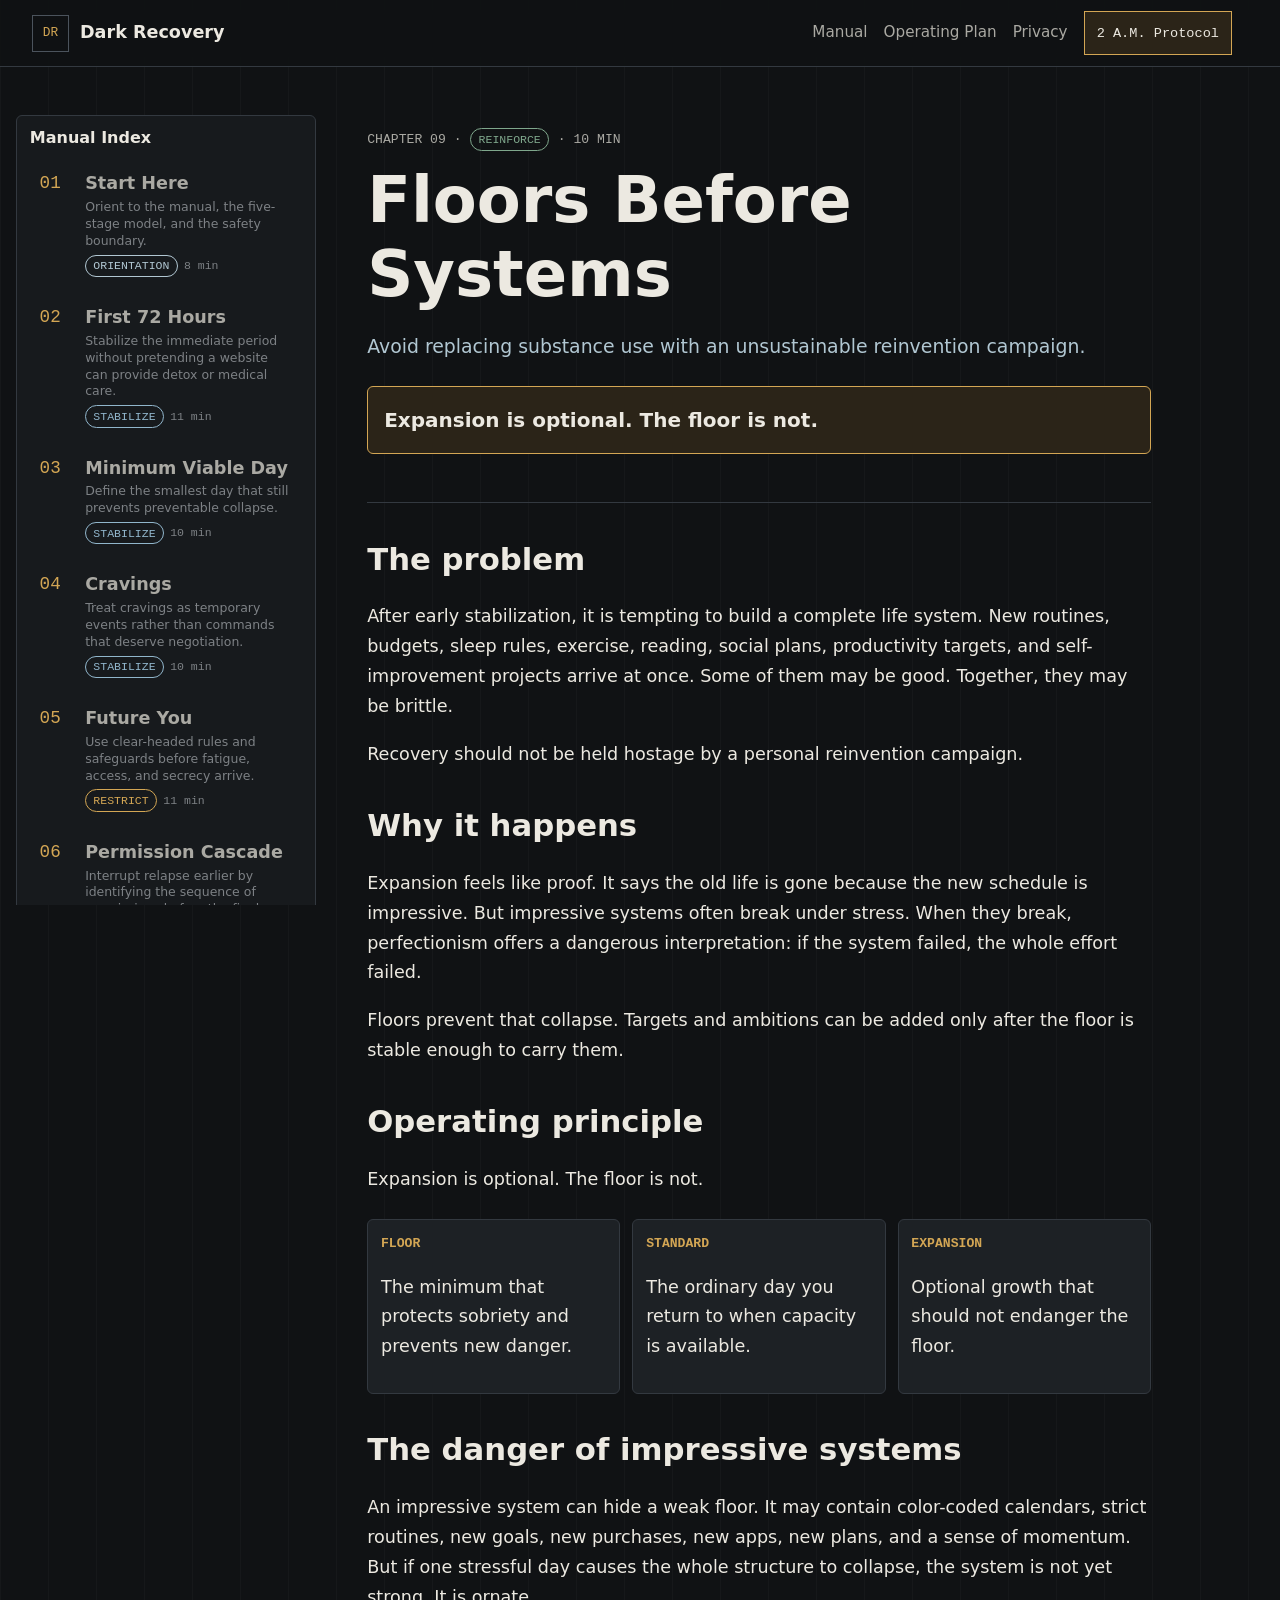
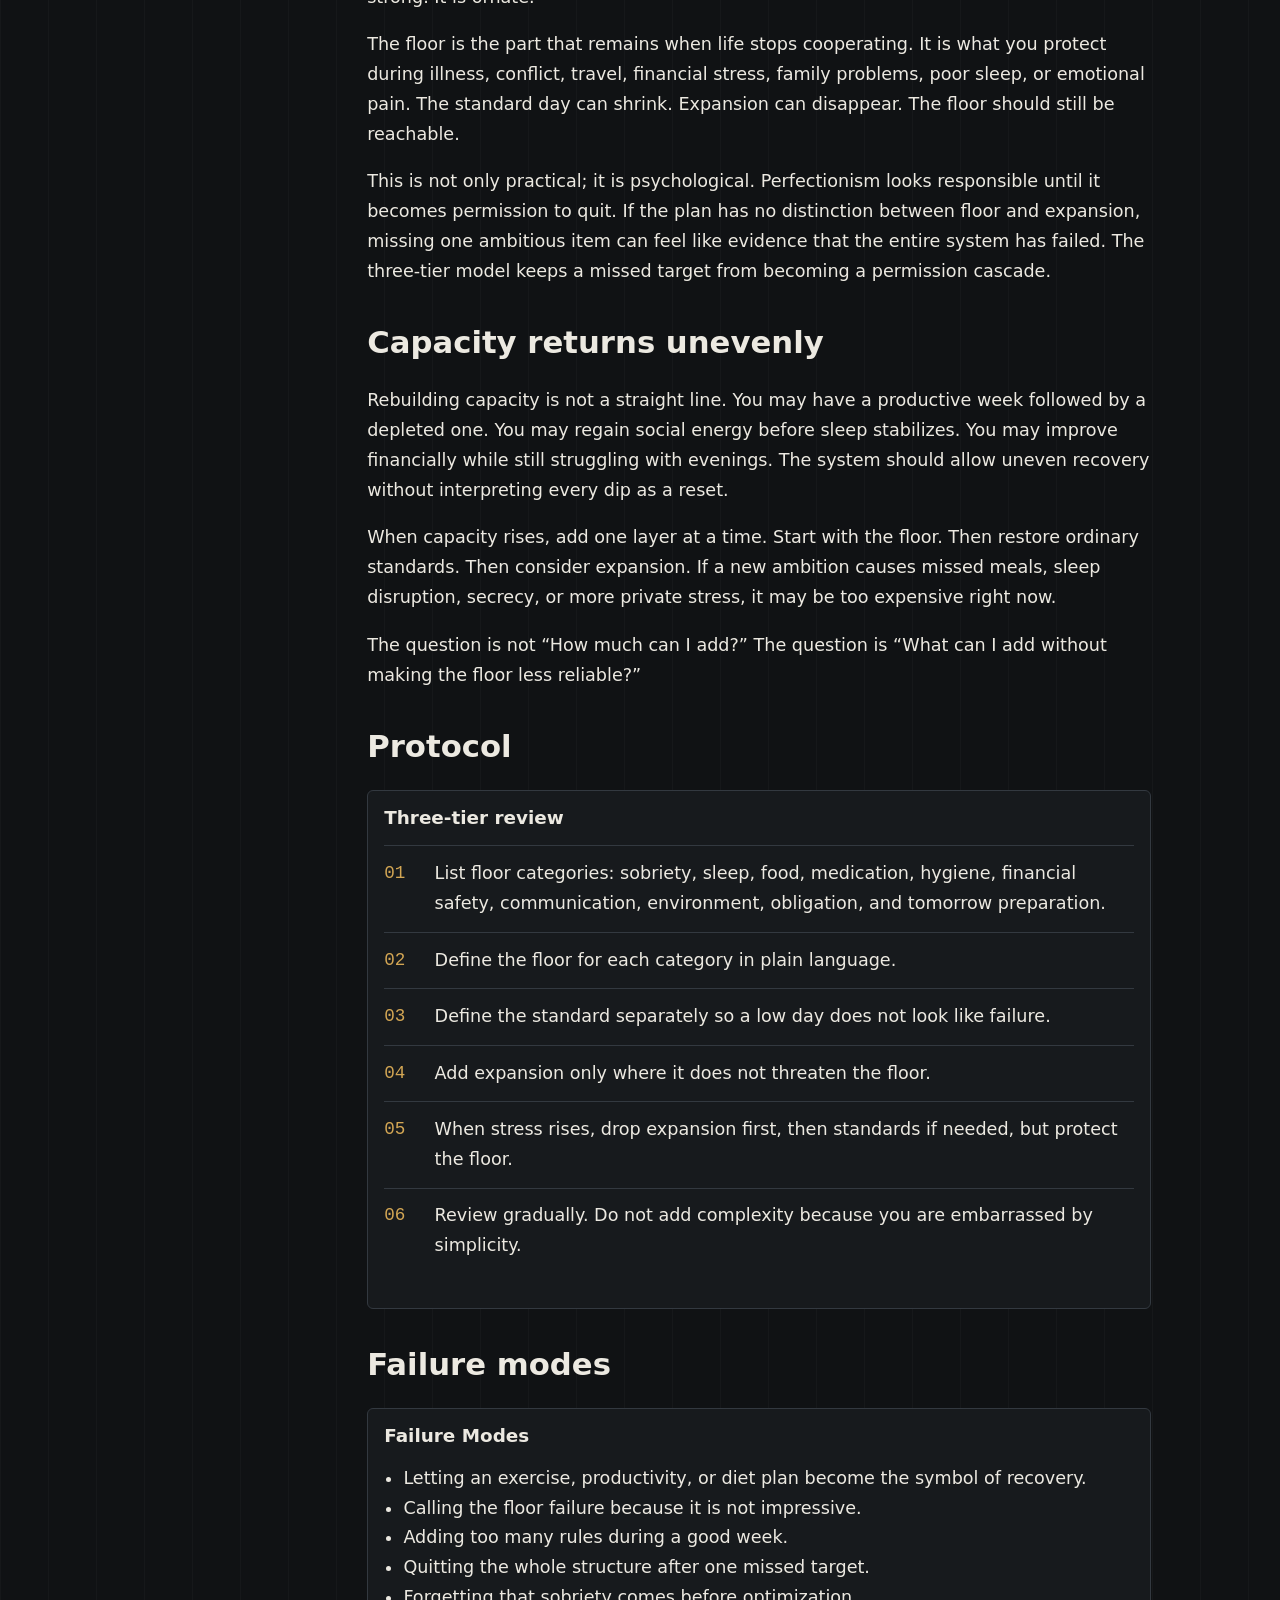
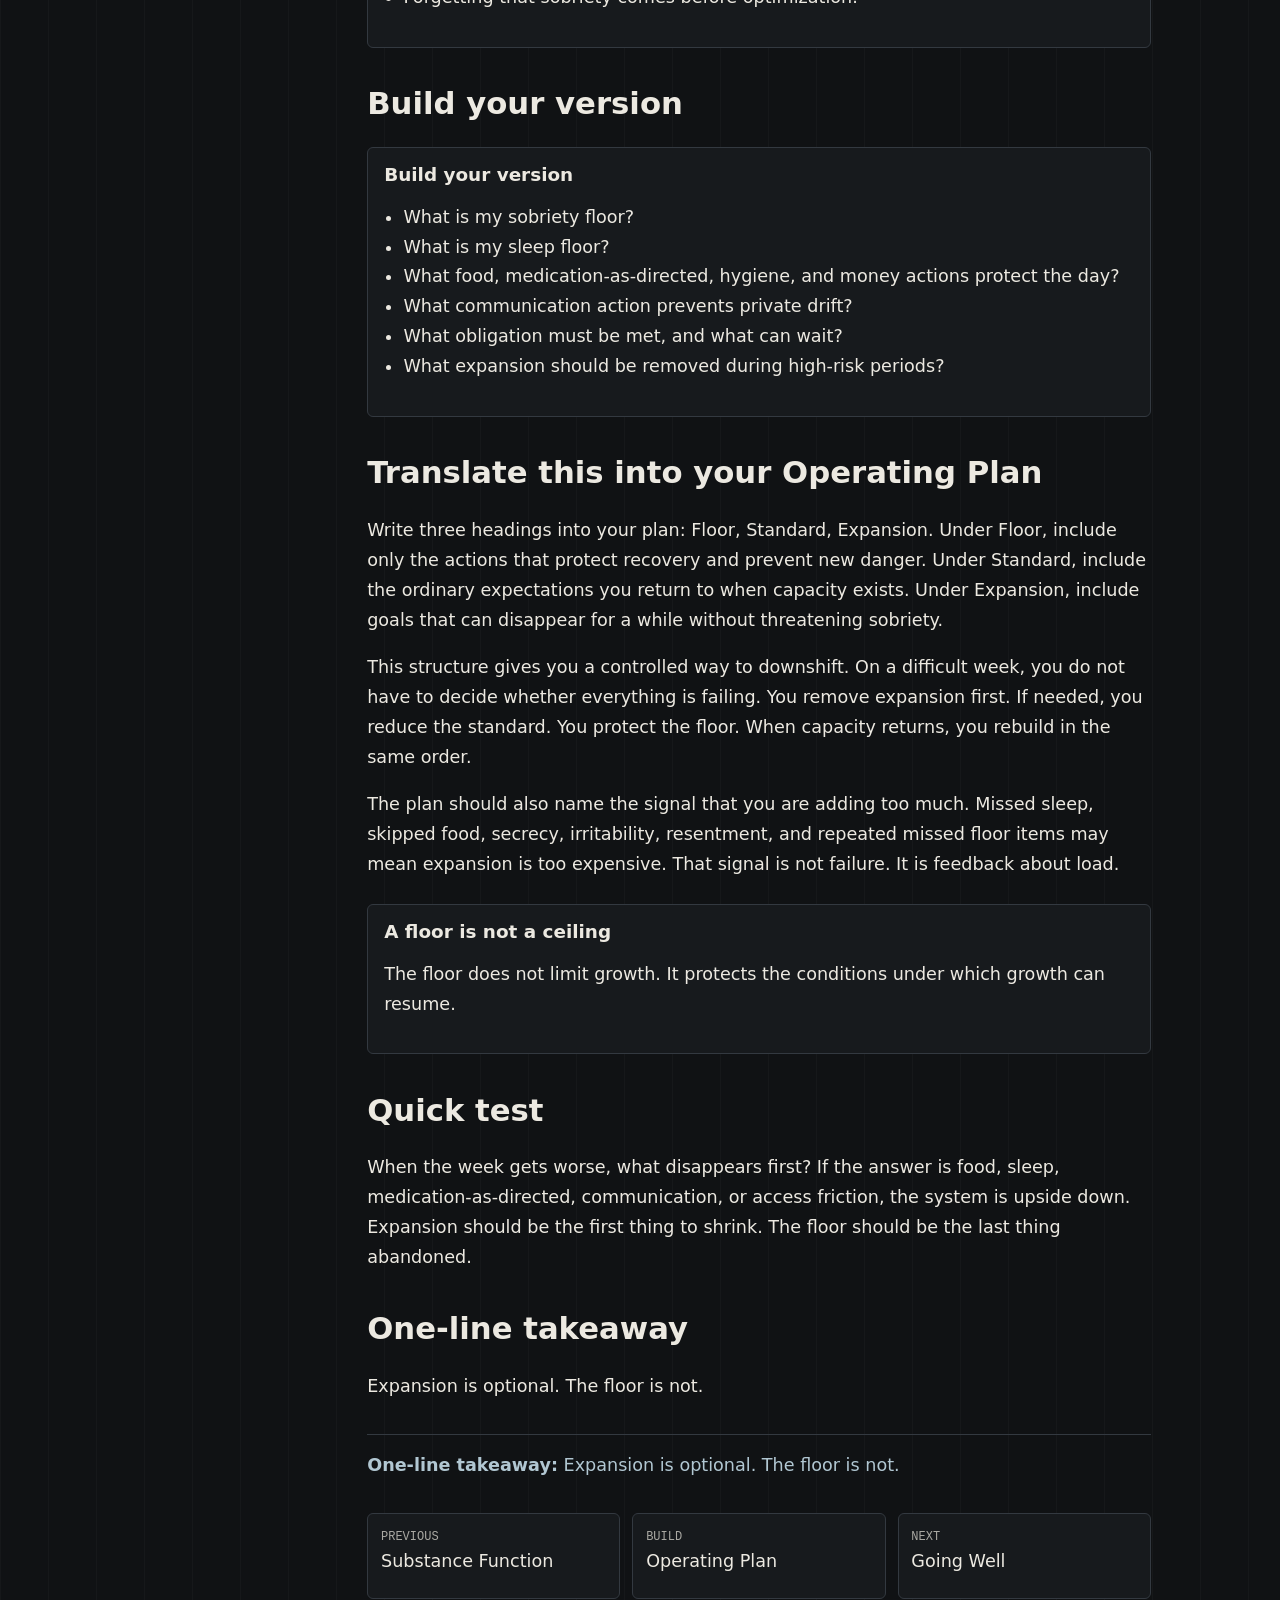
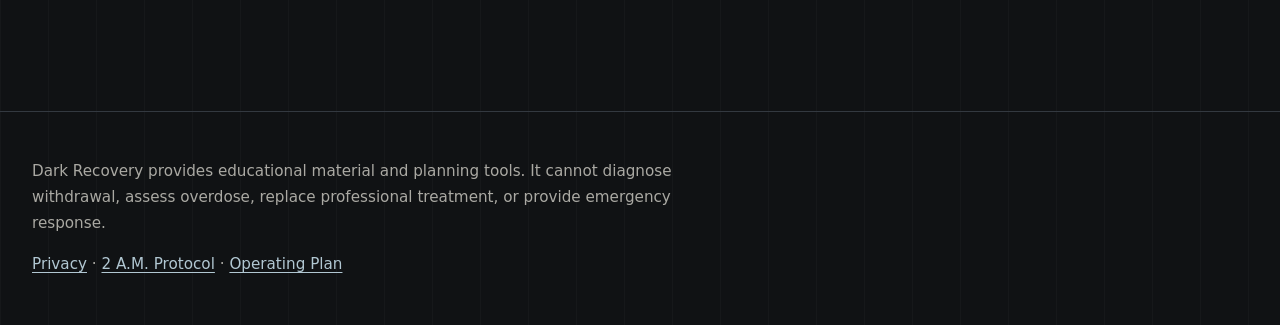
<file: floors-before-systems/index.html>
<!DOCTYPE html><html lang="en"><head><meta charset="utf-8"><meta name="viewport" content="width=device-width, initial-scale=1"><title>Floors Before Systems — Dark Recovery</title><meta name="description" content="Avoid replacing substance use with an unsustainable reinvention campaign."><link rel="canonical" href="https://darkrecovery.com/floors-before-systems/"><link rel="icon" href="/favicon.svg" type="image/svg+xml"><link rel="manifest" href="/site.webmanifest"><meta property="og:type" content="website"><meta property="og:site_name" content="Dark Recovery"><meta property="og:title" content="Floors Before Systems — Dark Recovery"><meta property="og:description" content="Avoid replacing substance use with an unsustainable reinvention campaign."><meta property="og:url" content="https://darkrecovery.com/floors-before-systems/"><meta property="og:image" content="https://darkrecovery.com/og-default.svg"><meta name="twitter:card" content="summary_large_image"><script type="application/ld+json">{"@context":"https://schema.org","@type":"WebSite","name":"Dark Recovery","url":"https://darkrecovery.com","description":"Avoid replacing substance use with an unsustainable reinvention campaign."}</script><link rel="stylesheet" href="/assets/ManualIndex.Y-veWtyw.css"></head><body class="manual-page"><a class="skip-link" href="#main-content">Skip to main content</a><header class="site-header"><a class="wordmark" href="/" aria-label="Dark Recovery home"><span aria-hidden="true">DR</span><strong>Dark Recovery</strong></a><nav class="top-nav" aria-label="Primary"><a href="/#manual-index">Manual</a><a href="/operating-plan/">Operating Plan</a><a href="/privacy/">Privacy</a></nav><a class="emergency-access" href="/2am/" data-emergency-link>2 A.M. Protocol</a><button class="menu-button" type="button" data-menu-toggle aria-expanded="false" aria-controls="mobile-menu">Menu</button></header><div class="mobile-menu" id="mobile-menu" hidden data-mobile-menu><nav class="manual-index" aria-label="Manual index"><h2>Manual Index</h2><ol><li><a href="/"><span class="chapter-number">01</span><span><strong>Start Here</strong><small>Orient to the manual, the five-stage model, and the safety boundary.</small><span class="index-meta"><span class="stage-badge stage-orientation">Orientation</span> 8 min</span></span></a></li><li><a href="/first-72-hours/"><span class="chapter-number">02</span><span><strong>First 72 Hours</strong><small>Stabilize the immediate period without pretending a website can provide detox or medical care.</small><span class="index-meta"><span class="stage-badge stage-stabilize">Stabilize</span> 11 min</span></span></a></li><li><a href="/minimum-viable-day/"><span class="chapter-number">03</span><span><strong>Minimum Viable Day</strong><small>Define the smallest day that still prevents preventable collapse.</small><span class="index-meta"><span class="stage-badge stage-stabilize">Stabilize</span> 10 min</span></span></a></li><li><a href="/cravings-are-weather/"><span class="chapter-number">04</span><span><strong>Cravings</strong><small>Treat cravings as temporary events rather than commands that deserve negotiation.</small><span class="index-meta"><span class="stage-badge stage-stabilize">Stabilize</span> 10 min</span></span></a></li><li><a href="/do-not-trust-future-you/"><span class="chapter-number">05</span><span><strong>Future You</strong><small>Use clear-headed rules and safeguards before fatigue, access, and secrecy arrive.</small><span class="index-meta"><span class="stage-badge stage-restrict">Restrict</span> 11 min</span></span></a></li><li><a href="/permission-cascade/"><span class="chapter-number">06</span><span><strong>Permission Cascade</strong><small>Interrupt relapse earlier by identifying the sequence of permissions before the final action.</small><span class="index-meta"><span class="stage-badge stage-restrict">Restrict</span> 12 min</span></span></a></li><li><a href="/environment-beats-intention/"><span class="chapter-number">07</span><span><strong>Environment</strong><small>Change conditions so the wrong decision does not become effortless.</small><span class="index-meta"><span class="stage-badge stage-restrict">Restrict</span> 12 min</span></span></a></li><li><a href="/what-was-the-substance-doing/"><span class="chapter-number">08</span><span><strong>Substance Function</strong><small>Replace the function substance use served, not merely the object.</small><span class="index-meta"><span class="stage-badge stage-replace">Replace</span> 12 min</span></span></a></li><li><a href="/floors-before-systems/" aria-current="page"><span class="chapter-number">09</span><span><strong>Floors</strong><small>Avoid replacing substance use with an unsustainable reinvention campaign.</small><span class="index-meta"><span class="stage-badge stage-reinforce">Reinforce</span> 10 min</span></span></a></li><li><a href="/when-things-start-going-well/"><span class="chapter-number">10</span><span><strong>Going Well</strong><small>Maintain safeguards when success makes them feel embarrassing or unnecessary.</small><span class="index-meta"><span class="stage-badge stage-reinforce">Reinforce</span> 11 min</span></span></a></li><li><a href="/lapse-is-not-a-permission-slip/"><span class="chapter-number">11</span><span><strong>Lapse Response</strong><small>Stop one event from becoming an extended collapse.</small><span class="index-meta"><span class="stage-badge stage-repair">Repair</span> 12 min</span></span></a></li><li><a href="/operating-plan/"><span class="chapter-number">12</span><span><strong>Operating Plan</strong><small>Convert the manual into a private, printable browser-based plan.</small><span class="index-meta"><span class="stage-badge stage-reinforce">Reinforce</span> 12 min</span></span></a></li><li><a href="/2am/"><span class="chapter-number">13</span><span><strong>2 A.M. Protocol</strong><small>Immediate guidance when the full manual is too much to process.</small><span class="index-meta"><span class="stage-badge stage-repair">Repair</span> 6 min</span></span></a></li></ol></nav></div><main id="main-content"><div class="manual-shell"><aside class="manual-rail"><nav class="manual-index" aria-label="Manual index"><h2>Manual Index</h2><ol><li><a href="/"><span class="chapter-number">01</span><span><strong>Start Here</strong><small>Orient to the manual, the five-stage model, and the safety boundary.</small><span class="index-meta"><span class="stage-badge stage-orientation">Orientation</span> 8 min</span></span></a></li><li><a href="/first-72-hours/"><span class="chapter-number">02</span><span><strong>First 72 Hours</strong><small>Stabilize the immediate period without pretending a website can provide detox or medical care.</small><span class="index-meta"><span class="stage-badge stage-stabilize">Stabilize</span> 11 min</span></span></a></li><li><a href="/minimum-viable-day/"><span class="chapter-number">03</span><span><strong>Minimum Viable Day</strong><small>Define the smallest day that still prevents preventable collapse.</small><span class="index-meta"><span class="stage-badge stage-stabilize">Stabilize</span> 10 min</span></span></a></li><li><a href="/cravings-are-weather/"><span class="chapter-number">04</span><span><strong>Cravings</strong><small>Treat cravings as temporary events rather than commands that deserve negotiation.</small><span class="index-meta"><span class="stage-badge stage-stabilize">Stabilize</span> 10 min</span></span></a></li><li><a href="/do-not-trust-future-you/"><span class="chapter-number">05</span><span><strong>Future You</strong><small>Use clear-headed rules and safeguards before fatigue, access, and secrecy arrive.</small><span class="index-meta"><span class="stage-badge stage-restrict">Restrict</span> 11 min</span></span></a></li><li><a href="/permission-cascade/"><span class="chapter-number">06</span><span><strong>Permission Cascade</strong><small>Interrupt relapse earlier by identifying the sequence of permissions before the final action.</small><span class="index-meta"><span class="stage-badge stage-restrict">Restrict</span> 12 min</span></span></a></li><li><a href="/environment-beats-intention/"><span class="chapter-number">07</span><span><strong>Environment</strong><small>Change conditions so the wrong decision does not become effortless.</small><span class="index-meta"><span class="stage-badge stage-restrict">Restrict</span> 12 min</span></span></a></li><li><a href="/what-was-the-substance-doing/"><span class="chapter-number">08</span><span><strong>Substance Function</strong><small>Replace the function substance use served, not merely the object.</small><span class="index-meta"><span class="stage-badge stage-replace">Replace</span> 12 min</span></span></a></li><li><a href="/floors-before-systems/" aria-current="page"><span class="chapter-number">09</span><span><strong>Floors</strong><small>Avoid replacing substance use with an unsustainable reinvention campaign.</small><span class="index-meta"><span class="stage-badge stage-reinforce">Reinforce</span> 10 min</span></span></a></li><li><a href="/when-things-start-going-well/"><span class="chapter-number">10</span><span><strong>Going Well</strong><small>Maintain safeguards when success makes them feel embarrassing or unnecessary.</small><span class="index-meta"><span class="stage-badge stage-reinforce">Reinforce</span> 11 min</span></span></a></li><li><a href="/lapse-is-not-a-permission-slip/"><span class="chapter-number">11</span><span><strong>Lapse Response</strong><small>Stop one event from becoming an extended collapse.</small><span class="index-meta"><span class="stage-badge stage-repair">Repair</span> 12 min</span></span></a></li><li><a href="/operating-plan/"><span class="chapter-number">12</span><span><strong>Operating Plan</strong><small>Convert the manual into a private, printable browser-based plan.</small><span class="index-meta"><span class="stage-badge stage-reinforce">Reinforce</span> 12 min</span></span></a></li><li><a href="/2am/"><span class="chapter-number">13</span><span><strong>2 A.M. Protocol</strong><small>Immediate guidance when the full manual is too much to process.</small><span class="index-meta"><span class="stage-badge stage-repair">Repair</span> 6 min</span></span></a></li></ol></nav></aside><article class="reading-column"><header class="chapter-header"><p class="chapter-kicker">Chapter 09 · <span class="stage-badge stage-reinforce">Reinforce</span> · 10 min</p><h1>Floors Before Systems</h1><p class="summary">Avoid replacing substance use with an unsustainable reinvention campaign.</p><aside class="principle" aria-label="Operating principle"><p>Expansion is optional. The floor is not.</p></aside></header><h2 id="the-problem">The problem</h2>
<p>After early stabilization, it is tempting to build a complete life system. New routines, budgets, sleep rules, exercise, reading, social plans, productivity targets, and self-improvement projects arrive at once. Some of them may be good. Together, they may be brittle.</p>
<p>Recovery should not be held hostage by a personal reinvention campaign.</p>
<h2 id="why-it-happens">Why it happens</h2>
<p>Expansion feels like proof. It says the old life is gone because the new schedule is impressive. But impressive systems often break under stress. When they break, perfectionism offers a dangerous interpretation: if the system failed, the whole effort failed.</p>
<p>Floors prevent that collapse. Targets and ambitions can be added only after the floor is stable enough to carry them.</p>
<h2 id="operating-principle">Operating principle</h2>
<p>Expansion is optional. The floor is not.</p>
<div class="tier-flow" aria-label="Floor, standard, expansion model"><div class="diagram-node"><strong>Floor</strong><p>The minimum that protects sobriety and prevents new danger.</p></div><div class="diagram-node"><strong>Standard</strong><p>The ordinary day you return to when capacity is available.</p></div><div class="diagram-node"><strong>Expansion</strong><p>Optional growth that should not endanger the floor.</p></div></div>
<h2 id="the-danger-of-impressive-systems">The danger of impressive systems</h2>
<p>An impressive system can hide a weak floor. It may contain color-coded calendars, strict routines, new goals, new purchases, new apps, new plans, and a sense of momentum. But if one stressful day causes the whole structure to collapse, the system is not yet strong. It is ornate.</p>
<p>The floor is the part that remains when life stops cooperating. It is what you protect during illness, conflict, travel, financial stress, family problems, poor sleep, or emotional pain. The standard day can shrink. Expansion can disappear. The floor should still be reachable.</p>
<p>This is not only practical; it is psychological. Perfectionism looks responsible until it becomes permission to quit. If the plan has no distinction between floor and expansion, missing one ambitious item can feel like evidence that the entire system has failed. The three-tier model keeps a missed target from becoming a permission cascade.</p>
<h2 id="capacity-returns-unevenly">Capacity returns unevenly</h2>
<p>Rebuilding capacity is not a straight line. You may have a productive week followed by a depleted one. You may regain social energy before sleep stabilizes. You may improve financially while still struggling with evenings. The system should allow uneven recovery without interpreting every dip as a reset.</p>
<p>When capacity rises, add one layer at a time. Start with the floor. Then restore ordinary standards. Then consider expansion. If a new ambition causes missed meals, sleep disruption, secrecy, or more private stress, it may be too expensive right now.</p>
<p>The question is not “How much can I add?” The question is “What can I add without making the floor less reliable?”</p>
<h2 id="protocol">Protocol</h2>
<section class="protocol" aria-labelledby="three-tier-review-protocol"><h2 id="three-tier-review-protocol">Three-tier review</h2><ol><li>List floor categories: sobriety, sleep, food, medication, hygiene, financial safety, communication, environment, obligation, and tomorrow preparation.</li><li>Define the floor for each category in plain language.</li><li>Define the standard separately so a low day does not look like failure.</li><li>Add expansion only where it does not threaten the floor.</li><li>When stress rises, drop expansion first, then standards if needed, but protect the floor.</li><li>Review gradually. Do not add complexity because you are embarrassed by simplicity.</li></ol></section>
<h2 id="failure-modes">Failure modes</h2>
<section class="failure-modes"><h2>Failure Modes</h2><ul><li>Letting an exercise, productivity, or diet plan become the symbol of recovery.</li><li>Calling the floor failure because it is not impressive.</li><li>Adding too many rules during a good week.</li><li>Quitting the whole structure after one missed target.</li><li>Forgetting that sobriety comes before optimization.</li></ul></section>
<h2 id="build-your-version">Build your version</h2>
<section class="worksheet" aria-labelledby="build-your-version-worksheet"><h2 id="build-your-version-worksheet">Build your version</h2><ul><li>What is my sobriety floor?</li><li>What is my sleep floor?</li><li>What food, medication-as-directed, hygiene, and money actions protect the day?</li><li>What communication action prevents private drift?</li><li>What obligation must be met, and what can wait?</li><li>What expansion should be removed during high-risk periods?</li></ul></section>
<h2 id="translate-this-into-your-operating-plan">Translate this into your Operating Plan</h2>
<p>Write three headings into your plan: Floor, Standard, Expansion. Under Floor, include only the actions that protect recovery and prevent new danger. Under Standard, include the ordinary expectations you return to when capacity exists. Under Expansion, include goals that can disappear for a while without threatening sobriety.</p>
<p>This structure gives you a controlled way to downshift. On a difficult week, you do not have to decide whether everything is failing. You remove expansion first. If needed, you reduce the standard. You protect the floor. When capacity returns, you rebuild in the same order.</p>
<p>The plan should also name the signal that you are adding too much. Missed sleep, skipped food, secrecy, irritability, resentment, and repeated missed floor items may mean expansion is too expensive. That signal is not failure. It is feedback about load.</p>
<aside class="system-note"><h2>A floor is not a ceiling</h2><p>The floor does not limit growth. It protects the conditions under which growth can resume.</p></aside>
<h2 id="quick-test">Quick test</h2>
<p>When the week gets worse, what disappears first? If the answer is food, sleep, medication-as-directed, communication, or access friction, the system is upside down. Expansion should be the first thing to shrink. The floor should be the last thing abandoned.</p>
<h2 id="one-line-takeaway">One-line takeaway</h2>
<p>Expansion is optional. The floor is not.</p><p class="takeaway"><strong>One-line takeaway:</strong> Expansion is optional. The floor is not.</p><nav class="chapter-nav" aria-label="Chapter navigation"><div><a href="/what-was-the-substance-doing/"><span>Previous</span>Substance Function</a></div><div><a href="/operating-plan/"><span>Build</span>Operating Plan</a></div><div><a href="/when-things-start-going-well/"><span>Next</span>Going Well</a></div></nav></article></div></main><footer class="site-footer"><p>Dark Recovery provides educational material and planning tools. It cannot diagnose withdrawal, assess overdose, replace professional treatment, or provide emergency response.</p><p><a href="/privacy/">Privacy</a> · <a href="/2am/">2 A.M. Protocol</a> · <a href="/operating-plan/">Operating Plan</a></p></footer><script type="module">var e=document.querySelector(`[data-menu-toggle]`),t=document.querySelector(`[data-mobile-menu]`),n=null;function r(){!t||!e||(t.hidden=!0,e.setAttribute(`aria-expanded`,`false`),document.body.classList.remove(`menu-open`),n?.focus())}function i(){!t||!e||(n=document.activeElement instanceof HTMLElement?document.activeElement:null,t.hidden=!1,e.setAttribute(`aria-expanded`,`true`),document.body.classList.add(`menu-open`),t.querySelector(`a, button`)?.focus())}e?.addEventListener(`click`,()=>{t&&(t.hidden?i():r())}),t?.addEventListener(`click`,e=>{e.target.closest(`a`)&&r()}),document.addEventListener(`keydown`,e=>{e.key===`Escape`&&r()});</script></body></html>
</file>
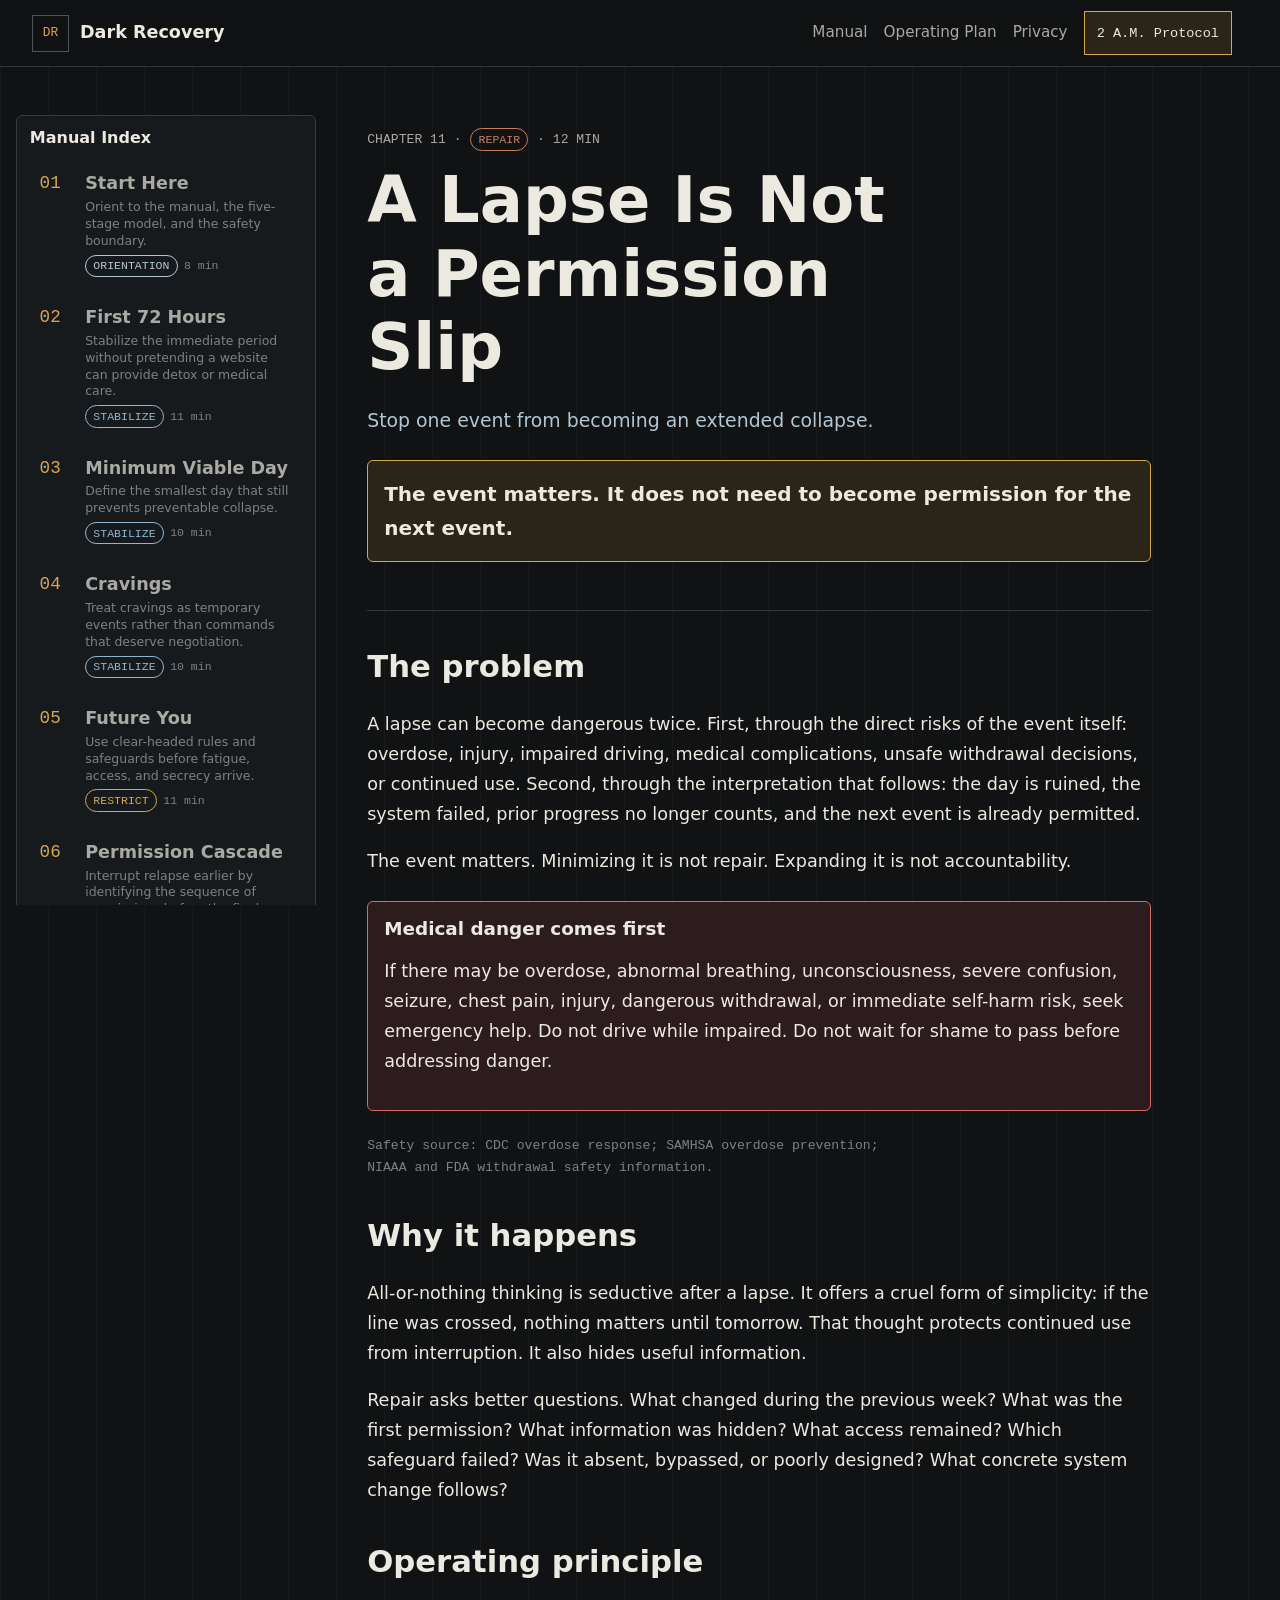
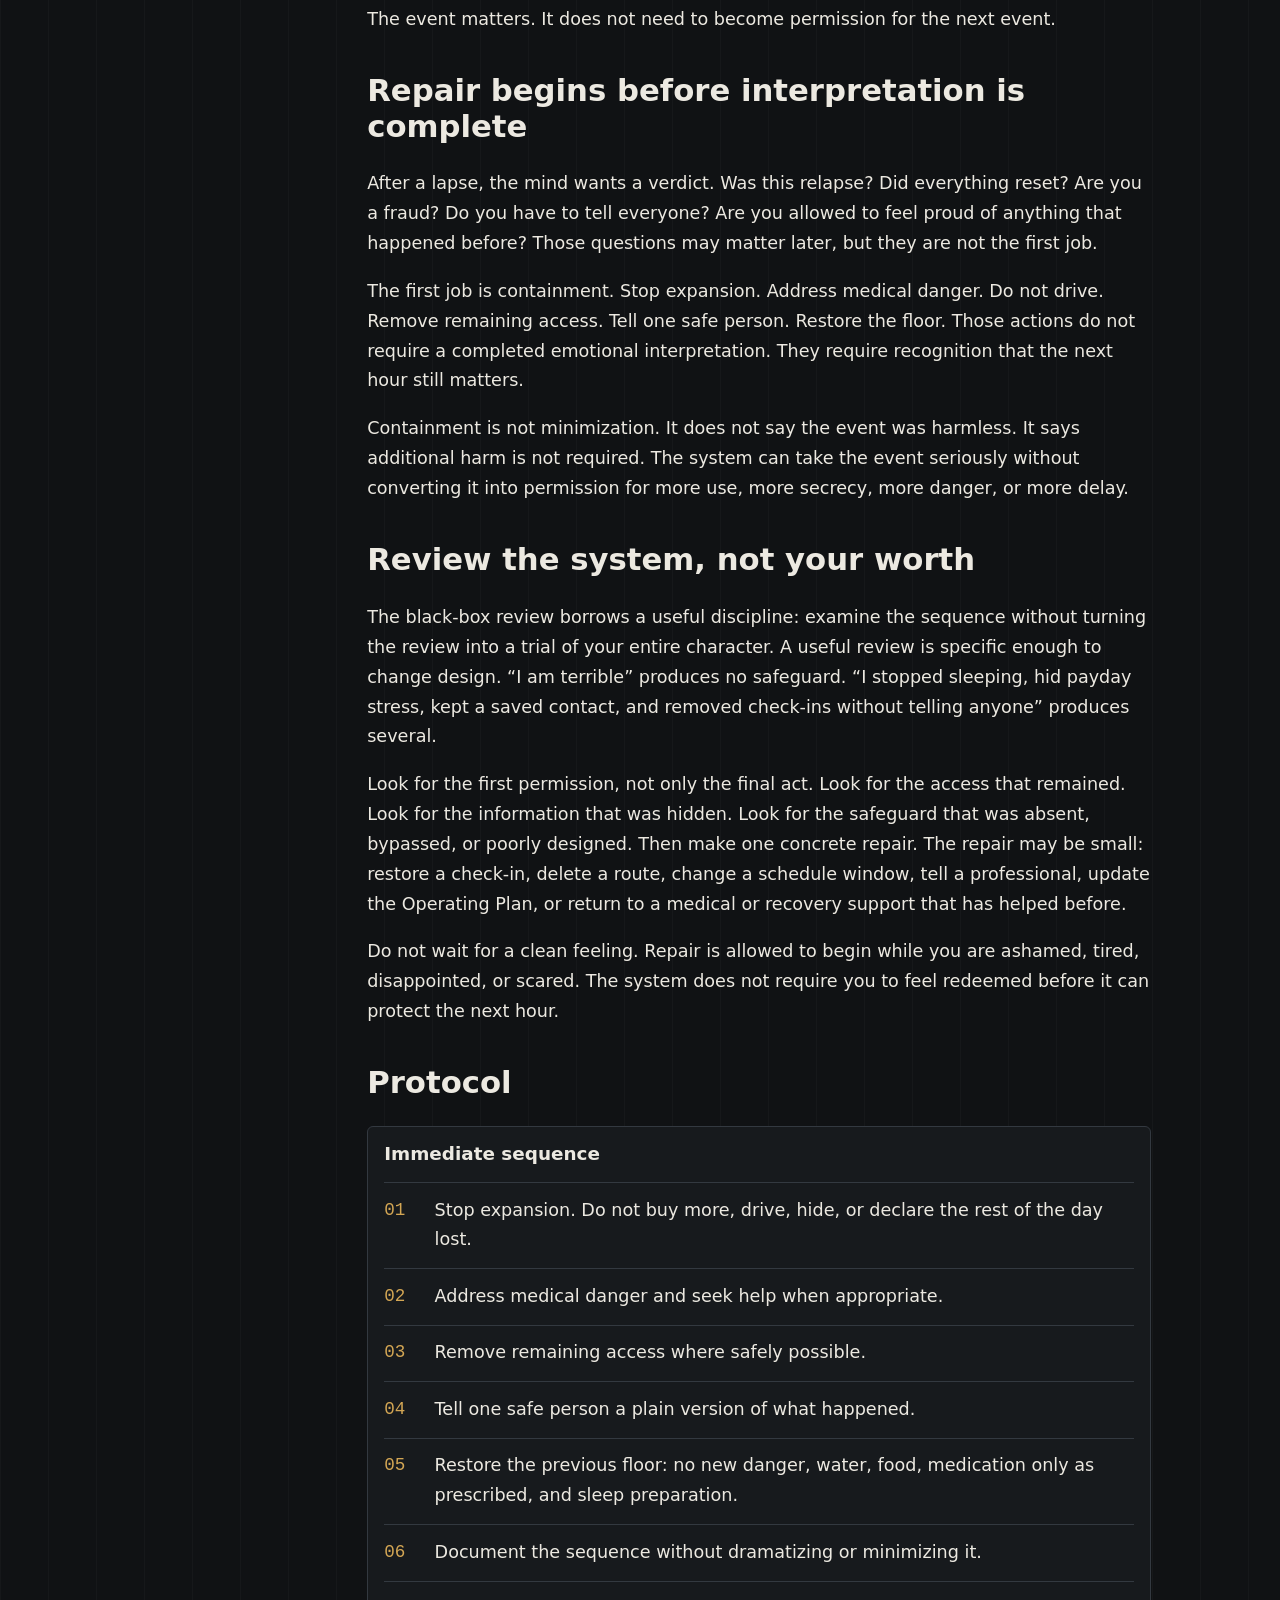
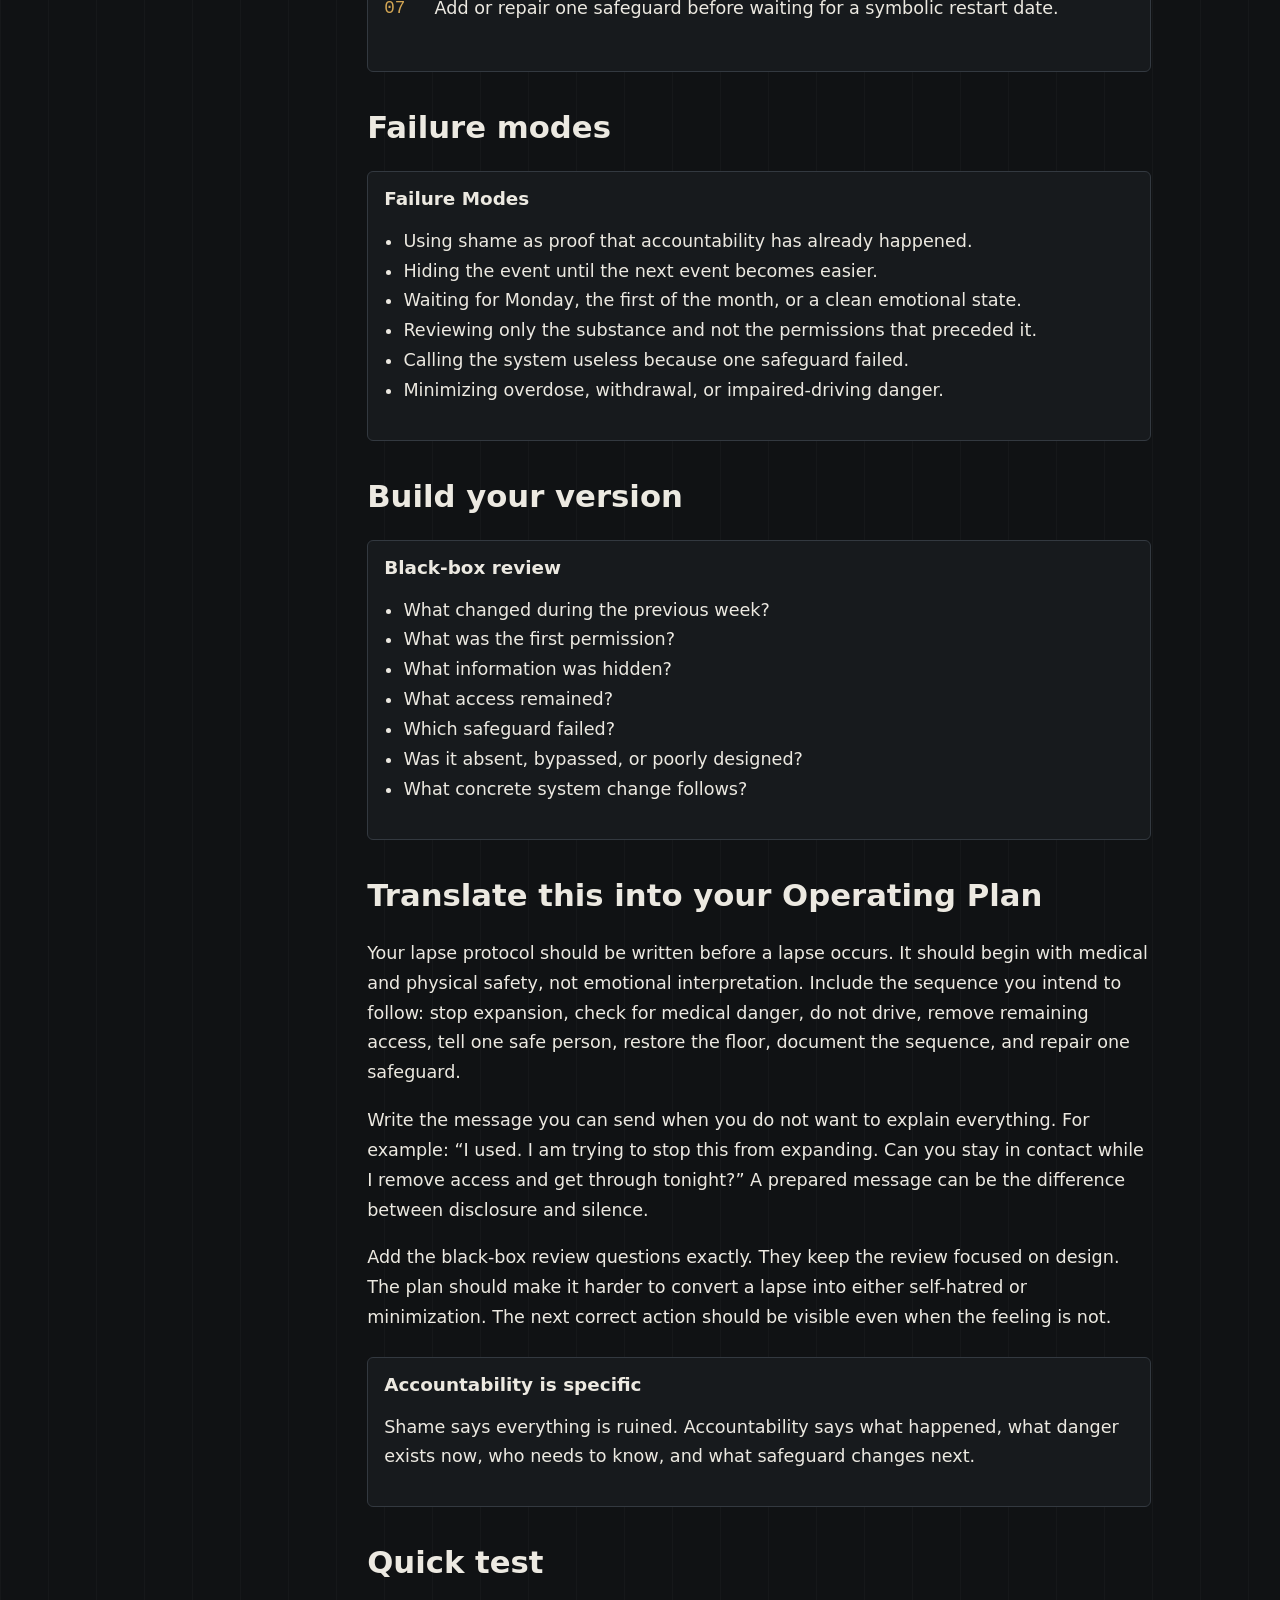
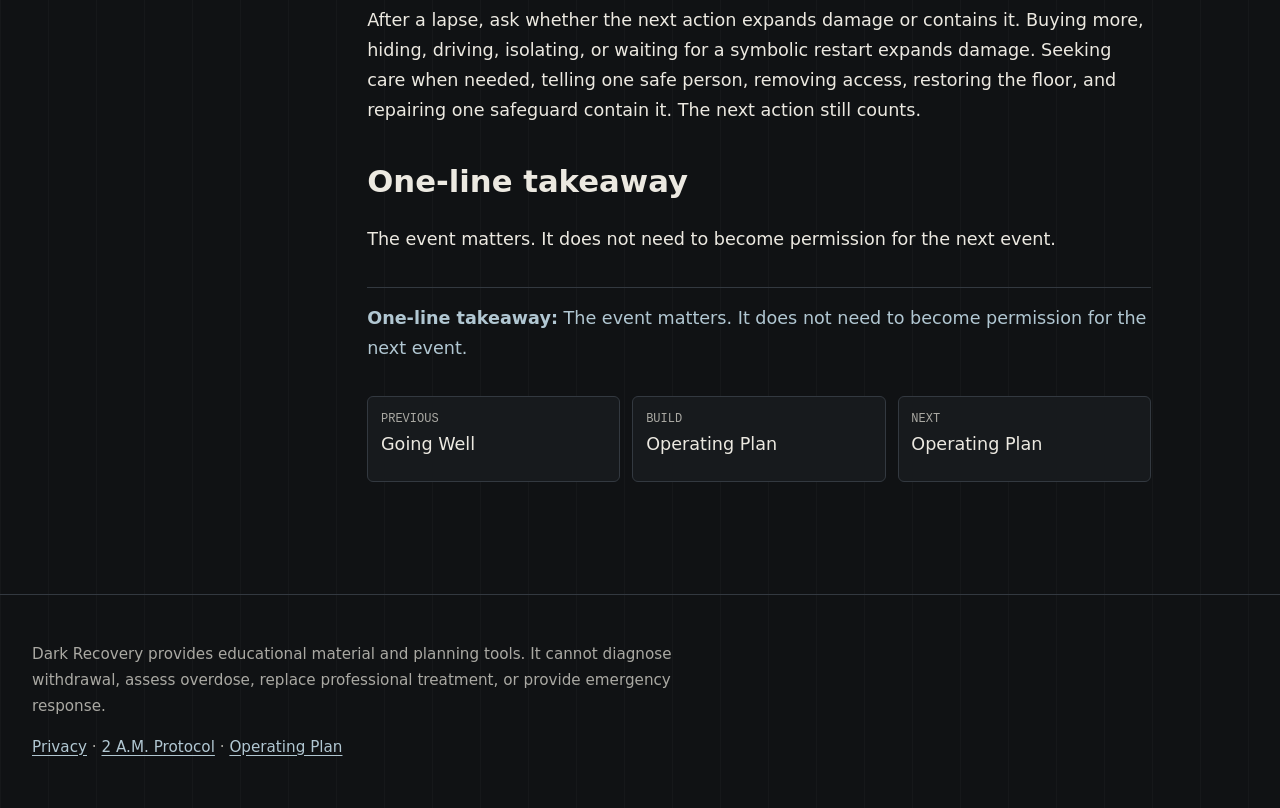
<file: lapse-is-not-a-permission-slip/index.html>
<!DOCTYPE html><html lang="en"><head><meta charset="utf-8"><meta name="viewport" content="width=device-width, initial-scale=1"><title>A Lapse Is Not a Permission Slip — Dark Recovery</title><meta name="description" content="Stop one event from becoming an extended collapse."><link rel="canonical" href="https://darkrecovery.com/lapse-is-not-a-permission-slip/"><link rel="icon" href="/favicon.svg" type="image/svg+xml"><link rel="manifest" href="/site.webmanifest"><meta property="og:type" content="website"><meta property="og:site_name" content="Dark Recovery"><meta property="og:title" content="A Lapse Is Not a Permission Slip — Dark Recovery"><meta property="og:description" content="Stop one event from becoming an extended collapse."><meta property="og:url" content="https://darkrecovery.com/lapse-is-not-a-permission-slip/"><meta property="og:image" content="https://darkrecovery.com/og-default.svg"><meta name="twitter:card" content="summary_large_image"><script type="application/ld+json">{"@context":"https://schema.org","@type":"WebSite","name":"Dark Recovery","url":"https://darkrecovery.com","description":"Stop one event from becoming an extended collapse."}</script><link rel="stylesheet" href="/assets/ManualIndex.Y-veWtyw.css"></head><body class="manual-page"><a class="skip-link" href="#main-content">Skip to main content</a><header class="site-header"><a class="wordmark" href="/" aria-label="Dark Recovery home"><span aria-hidden="true">DR</span><strong>Dark Recovery</strong></a><nav class="top-nav" aria-label="Primary"><a href="/#manual-index">Manual</a><a href="/operating-plan/">Operating Plan</a><a href="/privacy/">Privacy</a></nav><a class="emergency-access" href="/2am/" data-emergency-link>2 A.M. Protocol</a><button class="menu-button" type="button" data-menu-toggle aria-expanded="false" aria-controls="mobile-menu">Menu</button></header><div class="mobile-menu" id="mobile-menu" hidden data-mobile-menu><nav class="manual-index" aria-label="Manual index"><h2>Manual Index</h2><ol><li><a href="/"><span class="chapter-number">01</span><span><strong>Start Here</strong><small>Orient to the manual, the five-stage model, and the safety boundary.</small><span class="index-meta"><span class="stage-badge stage-orientation">Orientation</span> 8 min</span></span></a></li><li><a href="/first-72-hours/"><span class="chapter-number">02</span><span><strong>First 72 Hours</strong><small>Stabilize the immediate period without pretending a website can provide detox or medical care.</small><span class="index-meta"><span class="stage-badge stage-stabilize">Stabilize</span> 11 min</span></span></a></li><li><a href="/minimum-viable-day/"><span class="chapter-number">03</span><span><strong>Minimum Viable Day</strong><small>Define the smallest day that still prevents preventable collapse.</small><span class="index-meta"><span class="stage-badge stage-stabilize">Stabilize</span> 10 min</span></span></a></li><li><a href="/cravings-are-weather/"><span class="chapter-number">04</span><span><strong>Cravings</strong><small>Treat cravings as temporary events rather than commands that deserve negotiation.</small><span class="index-meta"><span class="stage-badge stage-stabilize">Stabilize</span> 10 min</span></span></a></li><li><a href="/do-not-trust-future-you/"><span class="chapter-number">05</span><span><strong>Future You</strong><small>Use clear-headed rules and safeguards before fatigue, access, and secrecy arrive.</small><span class="index-meta"><span class="stage-badge stage-restrict">Restrict</span> 11 min</span></span></a></li><li><a href="/permission-cascade/"><span class="chapter-number">06</span><span><strong>Permission Cascade</strong><small>Interrupt relapse earlier by identifying the sequence of permissions before the final action.</small><span class="index-meta"><span class="stage-badge stage-restrict">Restrict</span> 12 min</span></span></a></li><li><a href="/environment-beats-intention/"><span class="chapter-number">07</span><span><strong>Environment</strong><small>Change conditions so the wrong decision does not become effortless.</small><span class="index-meta"><span class="stage-badge stage-restrict">Restrict</span> 12 min</span></span></a></li><li><a href="/what-was-the-substance-doing/"><span class="chapter-number">08</span><span><strong>Substance Function</strong><small>Replace the function substance use served, not merely the object.</small><span class="index-meta"><span class="stage-badge stage-replace">Replace</span> 12 min</span></span></a></li><li><a href="/floors-before-systems/"><span class="chapter-number">09</span><span><strong>Floors</strong><small>Avoid replacing substance use with an unsustainable reinvention campaign.</small><span class="index-meta"><span class="stage-badge stage-reinforce">Reinforce</span> 10 min</span></span></a></li><li><a href="/when-things-start-going-well/"><span class="chapter-number">10</span><span><strong>Going Well</strong><small>Maintain safeguards when success makes them feel embarrassing or unnecessary.</small><span class="index-meta"><span class="stage-badge stage-reinforce">Reinforce</span> 11 min</span></span></a></li><li><a href="/lapse-is-not-a-permission-slip/" aria-current="page"><span class="chapter-number">11</span><span><strong>Lapse Response</strong><small>Stop one event from becoming an extended collapse.</small><span class="index-meta"><span class="stage-badge stage-repair">Repair</span> 12 min</span></span></a></li><li><a href="/operating-plan/"><span class="chapter-number">12</span><span><strong>Operating Plan</strong><small>Convert the manual into a private, printable browser-based plan.</small><span class="index-meta"><span class="stage-badge stage-reinforce">Reinforce</span> 12 min</span></span></a></li><li><a href="/2am/"><span class="chapter-number">13</span><span><strong>2 A.M. Protocol</strong><small>Immediate guidance when the full manual is too much to process.</small><span class="index-meta"><span class="stage-badge stage-repair">Repair</span> 6 min</span></span></a></li></ol></nav></div><main id="main-content"><div class="manual-shell"><aside class="manual-rail"><nav class="manual-index" aria-label="Manual index"><h2>Manual Index</h2><ol><li><a href="/"><span class="chapter-number">01</span><span><strong>Start Here</strong><small>Orient to the manual, the five-stage model, and the safety boundary.</small><span class="index-meta"><span class="stage-badge stage-orientation">Orientation</span> 8 min</span></span></a></li><li><a href="/first-72-hours/"><span class="chapter-number">02</span><span><strong>First 72 Hours</strong><small>Stabilize the immediate period without pretending a website can provide detox or medical care.</small><span class="index-meta"><span class="stage-badge stage-stabilize">Stabilize</span> 11 min</span></span></a></li><li><a href="/minimum-viable-day/"><span class="chapter-number">03</span><span><strong>Minimum Viable Day</strong><small>Define the smallest day that still prevents preventable collapse.</small><span class="index-meta"><span class="stage-badge stage-stabilize">Stabilize</span> 10 min</span></span></a></li><li><a href="/cravings-are-weather/"><span class="chapter-number">04</span><span><strong>Cravings</strong><small>Treat cravings as temporary events rather than commands that deserve negotiation.</small><span class="index-meta"><span class="stage-badge stage-stabilize">Stabilize</span> 10 min</span></span></a></li><li><a href="/do-not-trust-future-you/"><span class="chapter-number">05</span><span><strong>Future You</strong><small>Use clear-headed rules and safeguards before fatigue, access, and secrecy arrive.</small><span class="index-meta"><span class="stage-badge stage-restrict">Restrict</span> 11 min</span></span></a></li><li><a href="/permission-cascade/"><span class="chapter-number">06</span><span><strong>Permission Cascade</strong><small>Interrupt relapse earlier by identifying the sequence of permissions before the final action.</small><span class="index-meta"><span class="stage-badge stage-restrict">Restrict</span> 12 min</span></span></a></li><li><a href="/environment-beats-intention/"><span class="chapter-number">07</span><span><strong>Environment</strong><small>Change conditions so the wrong decision does not become effortless.</small><span class="index-meta"><span class="stage-badge stage-restrict">Restrict</span> 12 min</span></span></a></li><li><a href="/what-was-the-substance-doing/"><span class="chapter-number">08</span><span><strong>Substance Function</strong><small>Replace the function substance use served, not merely the object.</small><span class="index-meta"><span class="stage-badge stage-replace">Replace</span> 12 min</span></span></a></li><li><a href="/floors-before-systems/"><span class="chapter-number">09</span><span><strong>Floors</strong><small>Avoid replacing substance use with an unsustainable reinvention campaign.</small><span class="index-meta"><span class="stage-badge stage-reinforce">Reinforce</span> 10 min</span></span></a></li><li><a href="/when-things-start-going-well/"><span class="chapter-number">10</span><span><strong>Going Well</strong><small>Maintain safeguards when success makes them feel embarrassing or unnecessary.</small><span class="index-meta"><span class="stage-badge stage-reinforce">Reinforce</span> 11 min</span></span></a></li><li><a href="/lapse-is-not-a-permission-slip/" aria-current="page"><span class="chapter-number">11</span><span><strong>Lapse Response</strong><small>Stop one event from becoming an extended collapse.</small><span class="index-meta"><span class="stage-badge stage-repair">Repair</span> 12 min</span></span></a></li><li><a href="/operating-plan/"><span class="chapter-number">12</span><span><strong>Operating Plan</strong><small>Convert the manual into a private, printable browser-based plan.</small><span class="index-meta"><span class="stage-badge stage-reinforce">Reinforce</span> 12 min</span></span></a></li><li><a href="/2am/"><span class="chapter-number">13</span><span><strong>2 A.M. Protocol</strong><small>Immediate guidance when the full manual is too much to process.</small><span class="index-meta"><span class="stage-badge stage-repair">Repair</span> 6 min</span></span></a></li></ol></nav></aside><article class="reading-column"><header class="chapter-header"><p class="chapter-kicker">Chapter 11 · <span class="stage-badge stage-repair">Repair</span> · 12 min</p><h1>A Lapse Is Not a Permission Slip</h1><p class="summary">Stop one event from becoming an extended collapse.</p><aside class="principle" aria-label="Operating principle"><p>The event matters. It does not need to become permission for the next event.</p></aside></header><h2 id="the-problem">The problem</h2>
<p>A lapse can become dangerous twice. First, through the direct risks of the event itself: overdose, injury, impaired driving, medical complications, unsafe withdrawal decisions, or continued use. Second, through the interpretation that follows: the day is ruined, the system failed, prior progress no longer counts, and the next event is already permitted.</p>
<p>The event matters. Minimizing it is not repair. Expanding it is not accountability.</p>
<aside class="warning" role="note" aria-label="Medical danger comes first"><h2>Medical danger comes first</h2><p>If there may be overdose, abnormal breathing, unconsciousness, severe confusion, seizure, chest pain, injury, dangerous withdrawal, or immediate self-harm risk, seek emergency help. Do not drive while impaired. Do not wait for shame to pass before addressing danger.</p></aside>
<p class="source-note">Safety source: CDC overdose response; SAMHSA overdose prevention; NIAAA and FDA withdrawal safety information.</p>
<h2 id="why-it-happens">Why it happens</h2>
<p>All-or-nothing thinking is seductive after a lapse. It offers a cruel form of simplicity: if the line was crossed, nothing matters until tomorrow. That thought protects continued use from interruption. It also hides useful information.</p>
<p>Repair asks better questions. What changed during the previous week? What was the first permission? What information was hidden? What access remained? Which safeguard failed? Was it absent, bypassed, or poorly designed? What concrete system change follows?</p>
<h2 id="operating-principle">Operating principle</h2>
<p>The event matters. It does not need to become permission for the next event.</p>
<h2 id="repair-begins-before-interpretation-is-complete">Repair begins before interpretation is complete</h2>
<p>After a lapse, the mind wants a verdict. Was this relapse? Did everything reset? Are you a fraud? Do you have to tell everyone? Are you allowed to feel proud of anything that happened before? Those questions may matter later, but they are not the first job.</p>
<p>The first job is containment. Stop expansion. Address medical danger. Do not drive. Remove remaining access. Tell one safe person. Restore the floor. Those actions do not require a completed emotional interpretation. They require recognition that the next hour still matters.</p>
<p>Containment is not minimization. It does not say the event was harmless. It says additional harm is not required. The system can take the event seriously without converting it into permission for more use, more secrecy, more danger, or more delay.</p>
<h2 id="review-the-system-not-your-worth">Review the system, not your worth</h2>
<p>The black-box review borrows a useful discipline: examine the sequence without turning the review into a trial of your entire character. A useful review is specific enough to change design. “I am terrible” produces no safeguard. “I stopped sleeping, hid payday stress, kept a saved contact, and removed check-ins without telling anyone” produces several.</p>
<p>Look for the first permission, not only the final act. Look for the access that remained. Look for the information that was hidden. Look for the safeguard that was absent, bypassed, or poorly designed. Then make one concrete repair. The repair may be small: restore a check-in, delete a route, change a schedule window, tell a professional, update the Operating Plan, or return to a medical or recovery support that has helped before.</p>
<p>Do not wait for a clean feeling. Repair is allowed to begin while you are ashamed, tired, disappointed, or scared. The system does not require you to feel redeemed before it can protect the next hour.</p>
<h2 id="protocol">Protocol</h2>
<section class="protocol" aria-labelledby="immediate-sequence-protocol"><h2 id="immediate-sequence-protocol">Immediate sequence</h2><ol><li>Stop expansion. Do not buy more, drive, hide, or declare the rest of the day lost.</li><li>Address medical danger and seek help when appropriate.</li><li>Remove remaining access where safely possible.</li><li>Tell one safe person a plain version of what happened.</li><li>Restore the previous floor: no new danger, water, food, medication only as prescribed, and sleep preparation.</li><li>Document the sequence without dramatizing or minimizing it.</li><li>Add or repair one safeguard before waiting for a symbolic restart date.</li></ol></section>
<h2 id="failure-modes">Failure modes</h2>
<section class="failure-modes"><h2>Failure Modes</h2><ul><li>Using shame as proof that accountability has already happened.</li><li>Hiding the event until the next event becomes easier.</li><li>Waiting for Monday, the first of the month, or a clean emotional state.</li><li>Reviewing only the substance and not the permissions that preceded it.</li><li>Calling the system useless because one safeguard failed.</li><li>Minimizing overdose, withdrawal, or impaired-driving danger.</li></ul></section>
<h2 id="build-your-version">Build your version</h2>
<section class="worksheet" aria-labelledby="black-box-review-worksheet"><h2 id="black-box-review-worksheet">Black-box review</h2><ul><li>What changed during the previous week?</li><li>What was the first permission?</li><li>What information was hidden?</li><li>What access remained?</li><li>Which safeguard failed?</li><li>Was it absent, bypassed, or poorly designed?</li><li>What concrete system change follows?</li></ul></section>
<h2 id="translate-this-into-your-operating-plan">Translate this into your Operating Plan</h2>
<p>Your lapse protocol should be written before a lapse occurs. It should begin with medical and physical safety, not emotional interpretation. Include the sequence you intend to follow: stop expansion, check for medical danger, do not drive, remove remaining access, tell one safe person, restore the floor, document the sequence, and repair one safeguard.</p>
<p>Write the message you can send when you do not want to explain everything. For example: “I used. I am trying to stop this from expanding. Can you stay in contact while I remove access and get through tonight?” A prepared message can be the difference between disclosure and silence.</p>
<p>Add the black-box review questions exactly. They keep the review focused on design. The plan should make it harder to convert a lapse into either self-hatred or minimization. The next correct action should be visible even when the feeling is not.</p>
<aside class="system-note"><h2>Accountability is specific</h2><p>Shame says everything is ruined. Accountability says what happened, what danger exists now, who needs to know, and what safeguard changes next.</p></aside>
<h2 id="quick-test">Quick test</h2>
<p>After a lapse, ask whether the next action expands damage or contains it. Buying more, hiding, driving, isolating, or waiting for a symbolic restart expands damage. Seeking care when needed, telling one safe person, removing access, restoring the floor, and repairing one safeguard contain it. The next action still counts.</p>
<h2 id="one-line-takeaway">One-line takeaway</h2>
<p>The event matters. It does not need to become permission for the next event.</p><p class="takeaway"><strong>One-line takeaway:</strong> The event matters. It does not need to become permission for the next event.</p><nav class="chapter-nav" aria-label="Chapter navigation"><div><a href="/when-things-start-going-well/"><span>Previous</span>Going Well</a></div><div><a href="/operating-plan/"><span>Build</span>Operating Plan</a></div><div><a href="/operating-plan/"><span>Next</span>Operating Plan</a></div></nav></article></div></main><footer class="site-footer"><p>Dark Recovery provides educational material and planning tools. It cannot diagnose withdrawal, assess overdose, replace professional treatment, or provide emergency response.</p><p><a href="/privacy/">Privacy</a> · <a href="/2am/">2 A.M. Protocol</a> · <a href="/operating-plan/">Operating Plan</a></p></footer><script type="module">var e=document.querySelector(`[data-menu-toggle]`),t=document.querySelector(`[data-mobile-menu]`),n=null;function r(){!t||!e||(t.hidden=!0,e.setAttribute(`aria-expanded`,`false`),document.body.classList.remove(`menu-open`),n?.focus())}function i(){!t||!e||(n=document.activeElement instanceof HTMLElement?document.activeElement:null,t.hidden=!1,e.setAttribute(`aria-expanded`,`true`),document.body.classList.add(`menu-open`),t.querySelector(`a, button`)?.focus())}e?.addEventListener(`click`,()=>{t&&(t.hidden?i():r())}),t?.addEventListener(`click`,e=>{e.target.closest(`a`)&&r()}),document.addEventListener(`keydown`,e=>{e.key===`Escape`&&r()});</script></body></html>
</file>
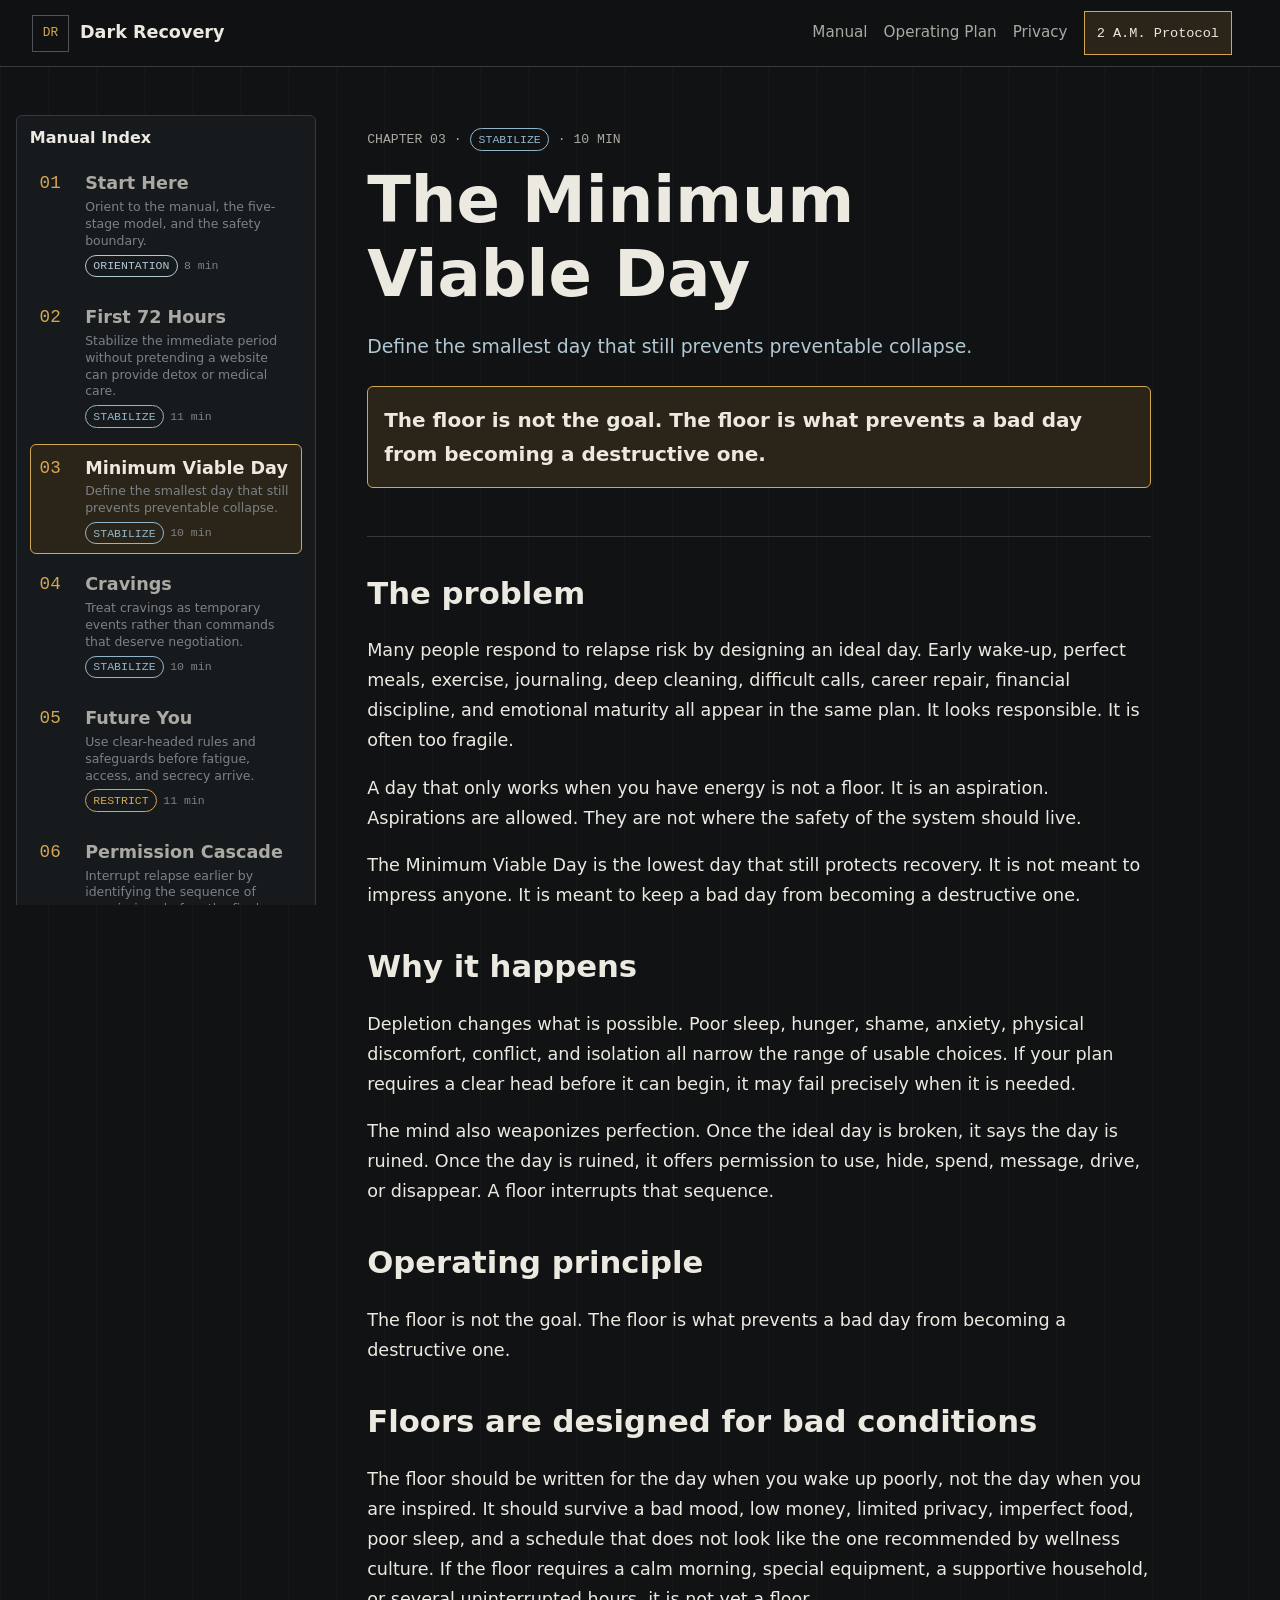
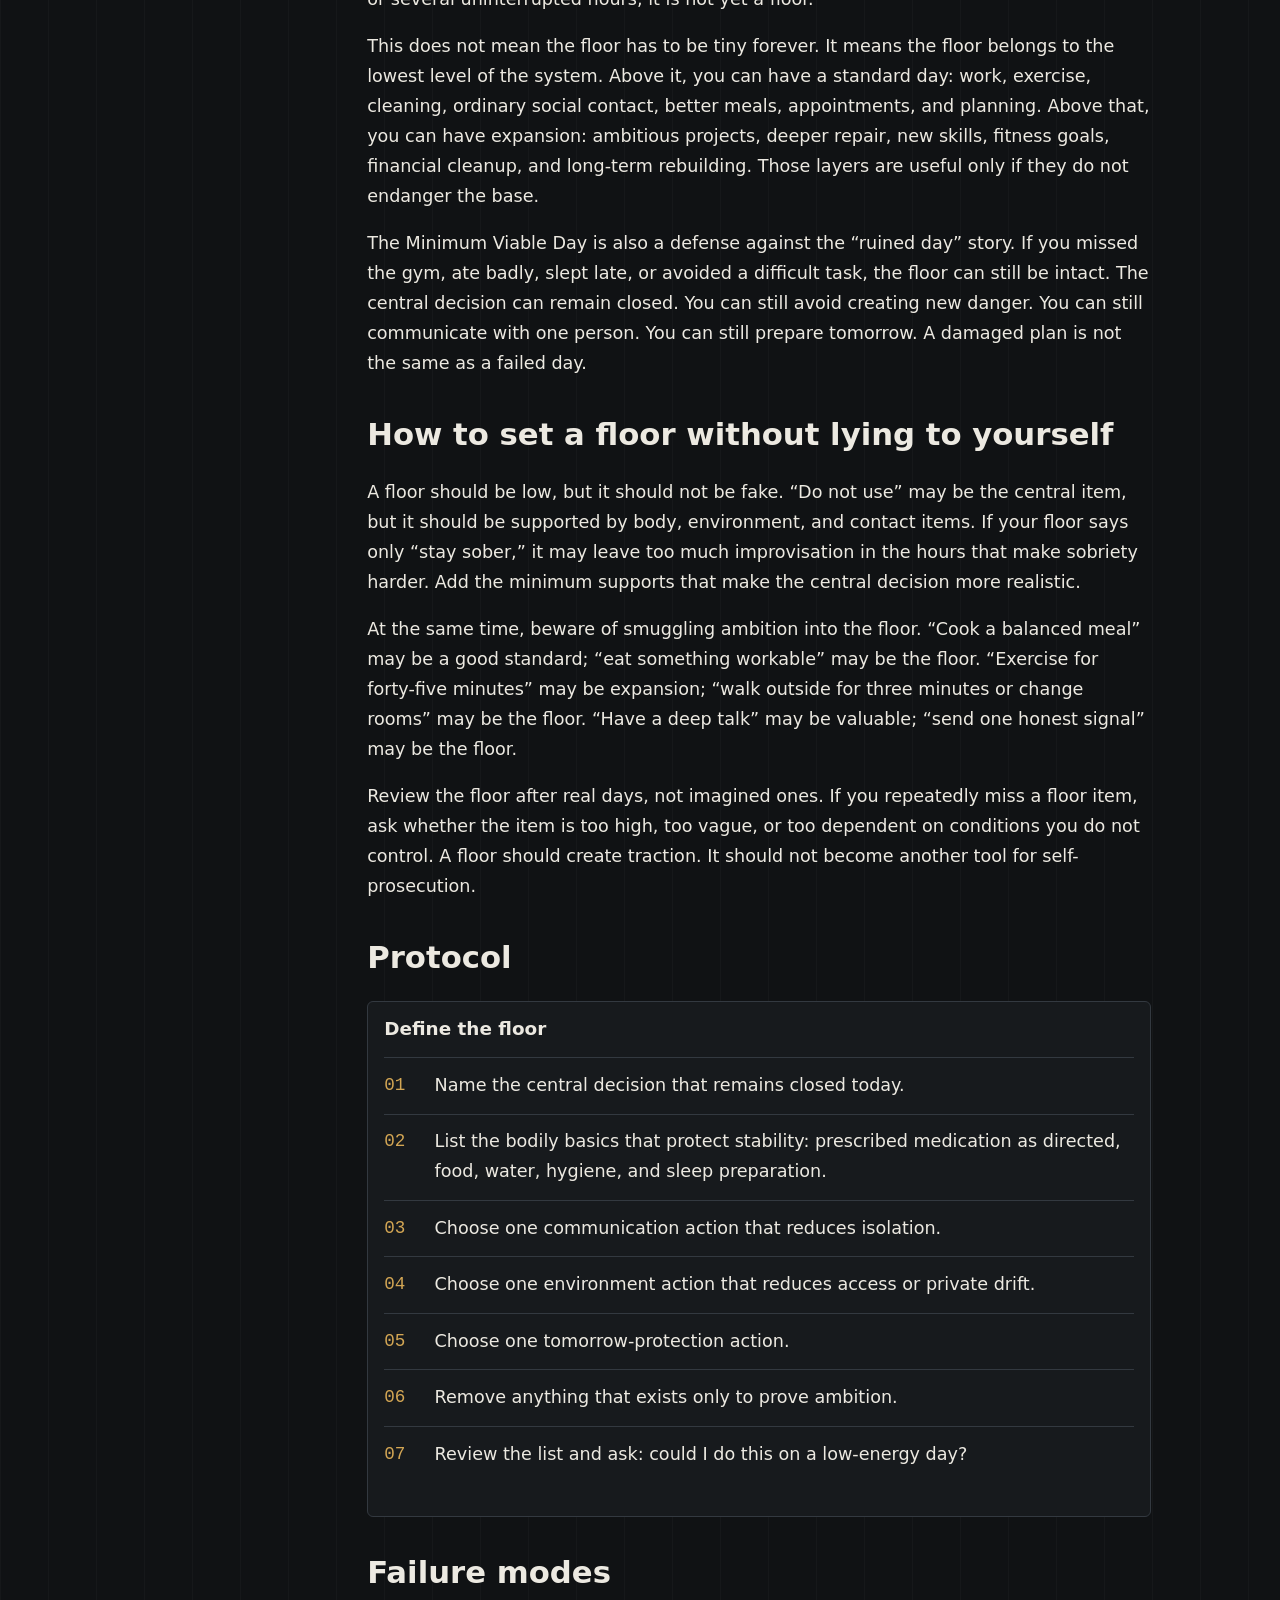
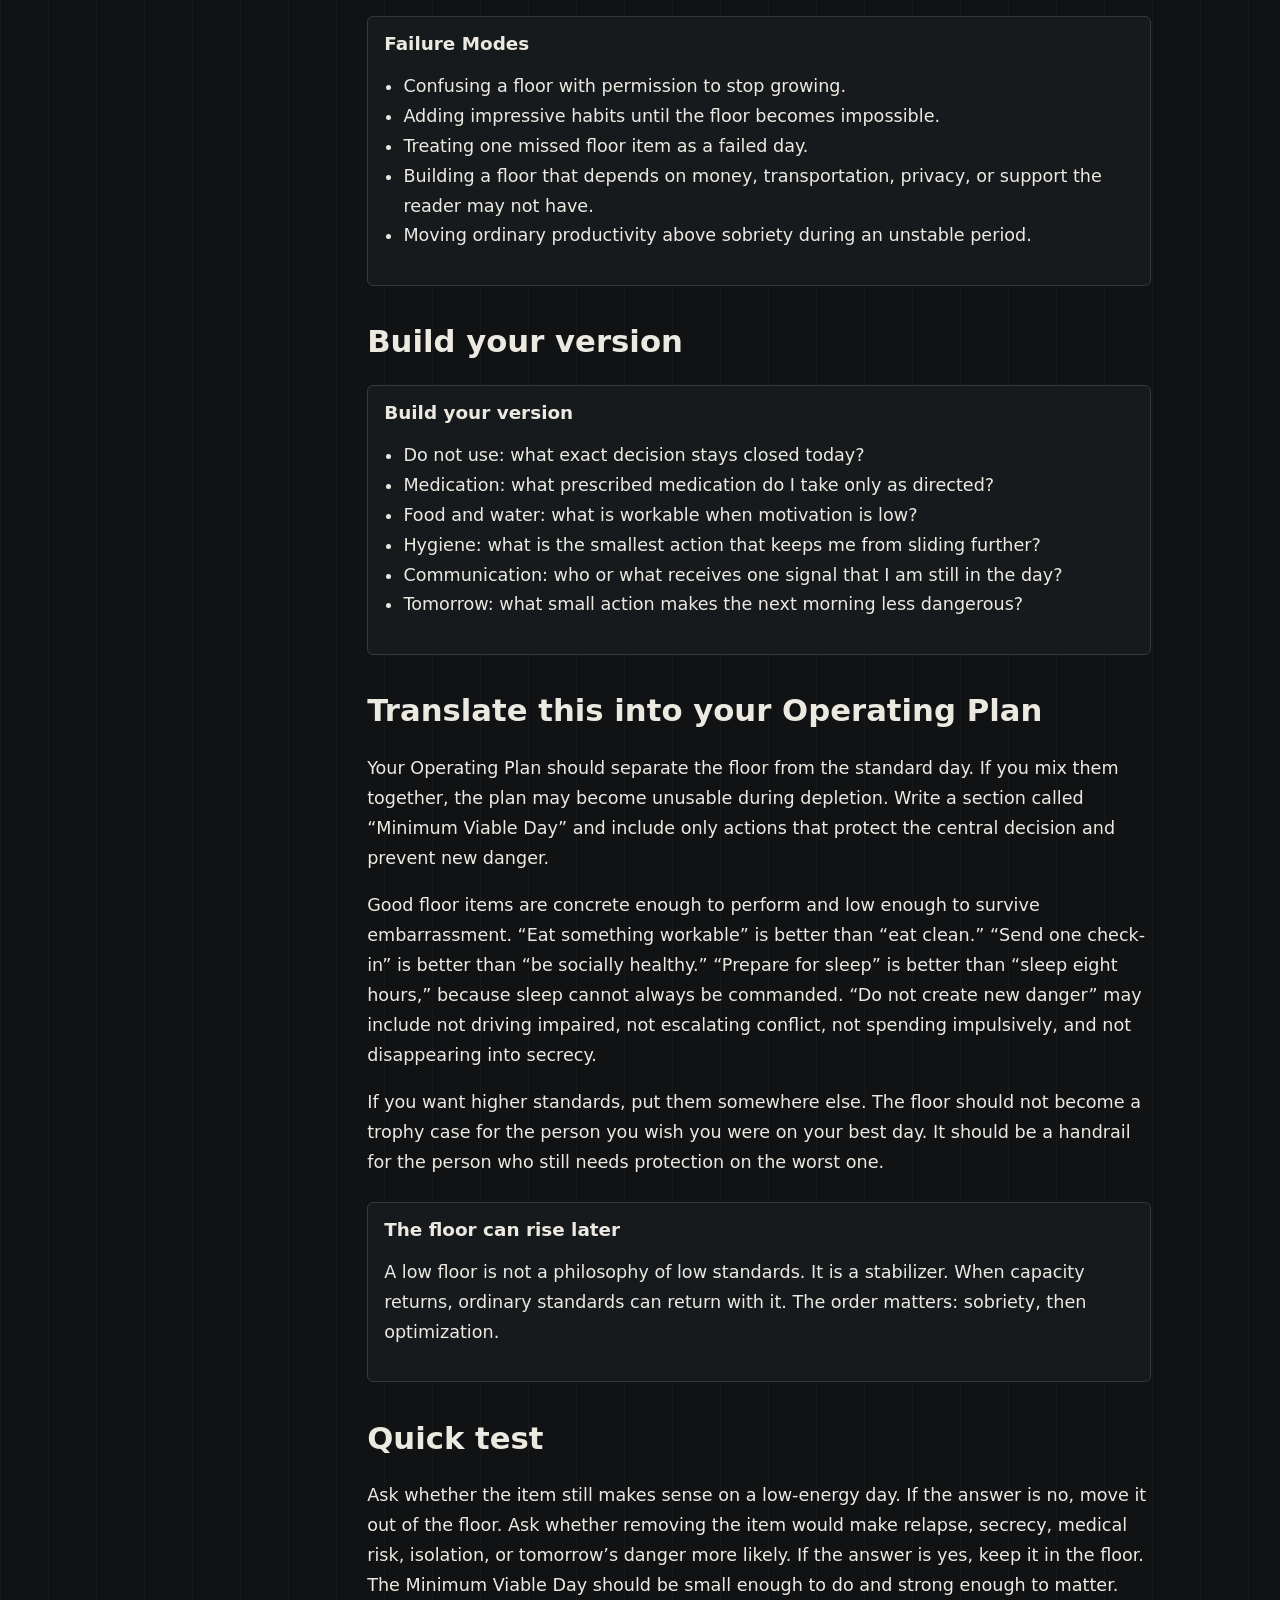
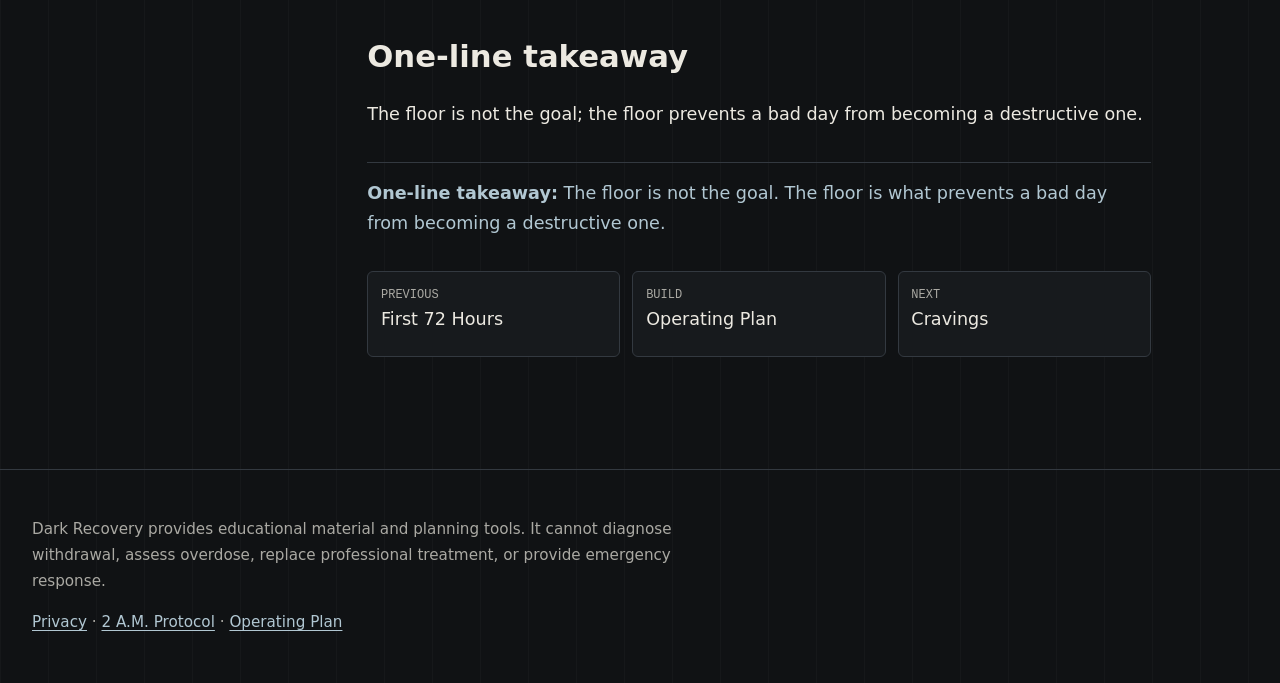
<file: minimum-viable-day/index.html>
<!DOCTYPE html><html lang="en"><head><meta charset="utf-8"><meta name="viewport" content="width=device-width, initial-scale=1"><title>The Minimum Viable Day — Dark Recovery</title><meta name="description" content="Define the smallest day that still prevents preventable collapse."><link rel="canonical" href="https://darkrecovery.com/minimum-viable-day/"><link rel="icon" href="/favicon.svg" type="image/svg+xml"><link rel="manifest" href="/site.webmanifest"><meta property="og:type" content="website"><meta property="og:site_name" content="Dark Recovery"><meta property="og:title" content="The Minimum Viable Day — Dark Recovery"><meta property="og:description" content="Define the smallest day that still prevents preventable collapse."><meta property="og:url" content="https://darkrecovery.com/minimum-viable-day/"><meta property="og:image" content="https://darkrecovery.com/og-default.svg"><meta name="twitter:card" content="summary_large_image"><script type="application/ld+json">{"@context":"https://schema.org","@type":"WebSite","name":"Dark Recovery","url":"https://darkrecovery.com","description":"Define the smallest day that still prevents preventable collapse."}</script><link rel="stylesheet" href="/assets/ManualIndex.Y-veWtyw.css"></head><body class="manual-page"><a class="skip-link" href="#main-content">Skip to main content</a><header class="site-header"><a class="wordmark" href="/" aria-label="Dark Recovery home"><span aria-hidden="true">DR</span><strong>Dark Recovery</strong></a><nav class="top-nav" aria-label="Primary"><a href="/#manual-index">Manual</a><a href="/operating-plan/">Operating Plan</a><a href="/privacy/">Privacy</a></nav><a class="emergency-access" href="/2am/" data-emergency-link>2 A.M. Protocol</a><button class="menu-button" type="button" data-menu-toggle aria-expanded="false" aria-controls="mobile-menu">Menu</button></header><div class="mobile-menu" id="mobile-menu" hidden data-mobile-menu><nav class="manual-index" aria-label="Manual index"><h2>Manual Index</h2><ol><li><a href="/"><span class="chapter-number">01</span><span><strong>Start Here</strong><small>Orient to the manual, the five-stage model, and the safety boundary.</small><span class="index-meta"><span class="stage-badge stage-orientation">Orientation</span> 8 min</span></span></a></li><li><a href="/first-72-hours/"><span class="chapter-number">02</span><span><strong>First 72 Hours</strong><small>Stabilize the immediate period without pretending a website can provide detox or medical care.</small><span class="index-meta"><span class="stage-badge stage-stabilize">Stabilize</span> 11 min</span></span></a></li><li><a href="/minimum-viable-day/" aria-current="page"><span class="chapter-number">03</span><span><strong>Minimum Viable Day</strong><small>Define the smallest day that still prevents preventable collapse.</small><span class="index-meta"><span class="stage-badge stage-stabilize">Stabilize</span> 10 min</span></span></a></li><li><a href="/cravings-are-weather/"><span class="chapter-number">04</span><span><strong>Cravings</strong><small>Treat cravings as temporary events rather than commands that deserve negotiation.</small><span class="index-meta"><span class="stage-badge stage-stabilize">Stabilize</span> 10 min</span></span></a></li><li><a href="/do-not-trust-future-you/"><span class="chapter-number">05</span><span><strong>Future You</strong><small>Use clear-headed rules and safeguards before fatigue, access, and secrecy arrive.</small><span class="index-meta"><span class="stage-badge stage-restrict">Restrict</span> 11 min</span></span></a></li><li><a href="/permission-cascade/"><span class="chapter-number">06</span><span><strong>Permission Cascade</strong><small>Interrupt relapse earlier by identifying the sequence of permissions before the final action.</small><span class="index-meta"><span class="stage-badge stage-restrict">Restrict</span> 12 min</span></span></a></li><li><a href="/environment-beats-intention/"><span class="chapter-number">07</span><span><strong>Environment</strong><small>Change conditions so the wrong decision does not become effortless.</small><span class="index-meta"><span class="stage-badge stage-restrict">Restrict</span> 12 min</span></span></a></li><li><a href="/what-was-the-substance-doing/"><span class="chapter-number">08</span><span><strong>Substance Function</strong><small>Replace the function substance use served, not merely the object.</small><span class="index-meta"><span class="stage-badge stage-replace">Replace</span> 12 min</span></span></a></li><li><a href="/floors-before-systems/"><span class="chapter-number">09</span><span><strong>Floors</strong><small>Avoid replacing substance use with an unsustainable reinvention campaign.</small><span class="index-meta"><span class="stage-badge stage-reinforce">Reinforce</span> 10 min</span></span></a></li><li><a href="/when-things-start-going-well/"><span class="chapter-number">10</span><span><strong>Going Well</strong><small>Maintain safeguards when success makes them feel embarrassing or unnecessary.</small><span class="index-meta"><span class="stage-badge stage-reinforce">Reinforce</span> 11 min</span></span></a></li><li><a href="/lapse-is-not-a-permission-slip/"><span class="chapter-number">11</span><span><strong>Lapse Response</strong><small>Stop one event from becoming an extended collapse.</small><span class="index-meta"><span class="stage-badge stage-repair">Repair</span> 12 min</span></span></a></li><li><a href="/operating-plan/"><span class="chapter-number">12</span><span><strong>Operating Plan</strong><small>Convert the manual into a private, printable browser-based plan.</small><span class="index-meta"><span class="stage-badge stage-reinforce">Reinforce</span> 12 min</span></span></a></li><li><a href="/2am/"><span class="chapter-number">13</span><span><strong>2 A.M. Protocol</strong><small>Immediate guidance when the full manual is too much to process.</small><span class="index-meta"><span class="stage-badge stage-repair">Repair</span> 6 min</span></span></a></li></ol></nav></div><main id="main-content"><div class="manual-shell"><aside class="manual-rail"><nav class="manual-index" aria-label="Manual index"><h2>Manual Index</h2><ol><li><a href="/"><span class="chapter-number">01</span><span><strong>Start Here</strong><small>Orient to the manual, the five-stage model, and the safety boundary.</small><span class="index-meta"><span class="stage-badge stage-orientation">Orientation</span> 8 min</span></span></a></li><li><a href="/first-72-hours/"><span class="chapter-number">02</span><span><strong>First 72 Hours</strong><small>Stabilize the immediate period without pretending a website can provide detox or medical care.</small><span class="index-meta"><span class="stage-badge stage-stabilize">Stabilize</span> 11 min</span></span></a></li><li><a href="/minimum-viable-day/" aria-current="page"><span class="chapter-number">03</span><span><strong>Minimum Viable Day</strong><small>Define the smallest day that still prevents preventable collapse.</small><span class="index-meta"><span class="stage-badge stage-stabilize">Stabilize</span> 10 min</span></span></a></li><li><a href="/cravings-are-weather/"><span class="chapter-number">04</span><span><strong>Cravings</strong><small>Treat cravings as temporary events rather than commands that deserve negotiation.</small><span class="index-meta"><span class="stage-badge stage-stabilize">Stabilize</span> 10 min</span></span></a></li><li><a href="/do-not-trust-future-you/"><span class="chapter-number">05</span><span><strong>Future You</strong><small>Use clear-headed rules and safeguards before fatigue, access, and secrecy arrive.</small><span class="index-meta"><span class="stage-badge stage-restrict">Restrict</span> 11 min</span></span></a></li><li><a href="/permission-cascade/"><span class="chapter-number">06</span><span><strong>Permission Cascade</strong><small>Interrupt relapse earlier by identifying the sequence of permissions before the final action.</small><span class="index-meta"><span class="stage-badge stage-restrict">Restrict</span> 12 min</span></span></a></li><li><a href="/environment-beats-intention/"><span class="chapter-number">07</span><span><strong>Environment</strong><small>Change conditions so the wrong decision does not become effortless.</small><span class="index-meta"><span class="stage-badge stage-restrict">Restrict</span> 12 min</span></span></a></li><li><a href="/what-was-the-substance-doing/"><span class="chapter-number">08</span><span><strong>Substance Function</strong><small>Replace the function substance use served, not merely the object.</small><span class="index-meta"><span class="stage-badge stage-replace">Replace</span> 12 min</span></span></a></li><li><a href="/floors-before-systems/"><span class="chapter-number">09</span><span><strong>Floors</strong><small>Avoid replacing substance use with an unsustainable reinvention campaign.</small><span class="index-meta"><span class="stage-badge stage-reinforce">Reinforce</span> 10 min</span></span></a></li><li><a href="/when-things-start-going-well/"><span class="chapter-number">10</span><span><strong>Going Well</strong><small>Maintain safeguards when success makes them feel embarrassing or unnecessary.</small><span class="index-meta"><span class="stage-badge stage-reinforce">Reinforce</span> 11 min</span></span></a></li><li><a href="/lapse-is-not-a-permission-slip/"><span class="chapter-number">11</span><span><strong>Lapse Response</strong><small>Stop one event from becoming an extended collapse.</small><span class="index-meta"><span class="stage-badge stage-repair">Repair</span> 12 min</span></span></a></li><li><a href="/operating-plan/"><span class="chapter-number">12</span><span><strong>Operating Plan</strong><small>Convert the manual into a private, printable browser-based plan.</small><span class="index-meta"><span class="stage-badge stage-reinforce">Reinforce</span> 12 min</span></span></a></li><li><a href="/2am/"><span class="chapter-number">13</span><span><strong>2 A.M. Protocol</strong><small>Immediate guidance when the full manual is too much to process.</small><span class="index-meta"><span class="stage-badge stage-repair">Repair</span> 6 min</span></span></a></li></ol></nav></aside><article class="reading-column"><header class="chapter-header"><p class="chapter-kicker">Chapter 03 · <span class="stage-badge stage-stabilize">Stabilize</span> · 10 min</p><h1>The Minimum Viable Day</h1><p class="summary">Define the smallest day that still prevents preventable collapse.</p><aside class="principle" aria-label="Operating principle"><p>The floor is not the goal. The floor is what prevents a bad day from becoming a destructive one.</p></aside></header><h2 id="the-problem">The problem</h2>
<p>Many people respond to relapse risk by designing an ideal day. Early wake-up, perfect meals, exercise, journaling, deep cleaning, difficult calls, career repair, financial discipline, and emotional maturity all appear in the same plan. It looks responsible. It is often too fragile.</p>
<p>A day that only works when you have energy is not a floor. It is an aspiration. Aspirations are allowed. They are not where the safety of the system should live.</p>
<p>The Minimum Viable Day is the lowest day that still protects recovery. It is not meant to impress anyone. It is meant to keep a bad day from becoming a destructive one.</p>
<h2 id="why-it-happens">Why it happens</h2>
<p>Depletion changes what is possible. Poor sleep, hunger, shame, anxiety, physical discomfort, conflict, and isolation all narrow the range of usable choices. If your plan requires a clear head before it can begin, it may fail precisely when it is needed.</p>
<p>The mind also weaponizes perfection. Once the ideal day is broken, it says the day is ruined. Once the day is ruined, it offers permission to use, hide, spend, message, drive, or disappear. A floor interrupts that sequence.</p>
<h2 id="operating-principle">Operating principle</h2>
<p>The floor is not the goal. The floor is what prevents a bad day from becoming a destructive one.</p>
<h2 id="floors-are-designed-for-bad-conditions">Floors are designed for bad conditions</h2>
<p>The floor should be written for the day when you wake up poorly, not the day when you are inspired. It should survive a bad mood, low money, limited privacy, imperfect food, poor sleep, and a schedule that does not look like the one recommended by wellness culture. If the floor requires a calm morning, special equipment, a supportive household, or several uninterrupted hours, it is not yet a floor.</p>
<p>This does not mean the floor has to be tiny forever. It means the floor belongs to the lowest level of the system. Above it, you can have a standard day: work, exercise, cleaning, ordinary social contact, better meals, appointments, and planning. Above that, you can have expansion: ambitious projects, deeper repair, new skills, fitness goals, financial cleanup, and long-term rebuilding. Those layers are useful only if they do not endanger the base.</p>
<p>The Minimum Viable Day is also a defense against the “ruined day” story. If you missed the gym, ate badly, slept late, or avoided a difficult task, the floor can still be intact. The central decision can remain closed. You can still avoid creating new danger. You can still communicate with one person. You can still prepare tomorrow. A damaged plan is not the same as a failed day.</p>
<h2 id="how-to-set-a-floor-without-lying-to-yourself">How to set a floor without lying to yourself</h2>
<p>A floor should be low, but it should not be fake. “Do not use” may be the central item, but it should be supported by body, environment, and contact items. If your floor says only “stay sober,” it may leave too much improvisation in the hours that make sobriety harder. Add the minimum supports that make the central decision more realistic.</p>
<p>At the same time, beware of smuggling ambition into the floor. “Cook a balanced meal” may be a good standard; “eat something workable” may be the floor. “Exercise for forty-five minutes” may be expansion; “walk outside for three minutes or change rooms” may be the floor. “Have a deep talk” may be valuable; “send one honest signal” may be the floor.</p>
<p>Review the floor after real days, not imagined ones. If you repeatedly miss a floor item, ask whether the item is too high, too vague, or too dependent on conditions you do not control. A floor should create traction. It should not become another tool for self-prosecution.</p>
<h2 id="protocol">Protocol</h2>
<section class="protocol" aria-labelledby="define-the-floor-protocol"><h2 id="define-the-floor-protocol">Define the floor</h2><ol><li>Name the central decision that remains closed today.</li><li>List the bodily basics that protect stability: prescribed medication as directed, food, water, hygiene, and sleep preparation.</li><li>Choose one communication action that reduces isolation.</li><li>Choose one environment action that reduces access or private drift.</li><li>Choose one tomorrow-protection action.</li><li>Remove anything that exists only to prove ambition.</li><li>Review the list and ask: could I do this on a low-energy day?</li></ol></section>
<h2 id="failure-modes">Failure modes</h2>
<section class="failure-modes"><h2>Failure Modes</h2><ul><li>Confusing a floor with permission to stop growing.</li><li>Adding impressive habits until the floor becomes impossible.</li><li>Treating one missed floor item as a failed day.</li><li>Building a floor that depends on money, transportation, privacy, or support the reader may not have.</li><li>Moving ordinary productivity above sobriety during an unstable period.</li></ul></section>
<h2 id="build-your-version">Build your version</h2>
<section class="worksheet" aria-labelledby="build-your-version-worksheet"><h2 id="build-your-version-worksheet">Build your version</h2><ul><li>Do not use: what exact decision stays closed today?</li><li>Medication: what prescribed medication do I take only as directed?</li><li>Food and water: what is workable when motivation is low?</li><li>Hygiene: what is the smallest action that keeps me from sliding further?</li><li>Communication: who or what receives one signal that I am still in the day?</li><li>Tomorrow: what small action makes the next morning less dangerous?</li></ul></section>
<h2 id="translate-this-into-your-operating-plan">Translate this into your Operating Plan</h2>
<p>Your Operating Plan should separate the floor from the standard day. If you mix them together, the plan may become unusable during depletion. Write a section called “Minimum Viable Day” and include only actions that protect the central decision and prevent new danger.</p>
<p>Good floor items are concrete enough to perform and low enough to survive embarrassment. “Eat something workable” is better than “eat clean.” “Send one check-in” is better than “be socially healthy.” “Prepare for sleep” is better than “sleep eight hours,” because sleep cannot always be commanded. “Do not create new danger” may include not driving impaired, not escalating conflict, not spending impulsively, and not disappearing into secrecy.</p>
<p>If you want higher standards, put them somewhere else. The floor should not become a trophy case for the person you wish you were on your best day. It should be a handrail for the person who still needs protection on the worst one.</p>
<aside class="system-note"><h2>The floor can rise later</h2><p>A low floor is not a philosophy of low standards. It is a stabilizer. When capacity returns, ordinary standards can return with it. The order matters: sobriety, then optimization.</p></aside>
<h2 id="quick-test">Quick test</h2>
<p>Ask whether the item still makes sense on a low-energy day. If the answer is no, move it out of the floor. Ask whether removing the item would make relapse, secrecy, medical risk, isolation, or tomorrow’s danger more likely. If the answer is yes, keep it in the floor. The Minimum Viable Day should be small enough to do and strong enough to matter.</p>
<h2 id="one-line-takeaway">One-line takeaway</h2>
<p>The floor is not the goal; the floor prevents a bad day from becoming a destructive one.</p><p class="takeaway"><strong>One-line takeaway:</strong> The floor is not the goal. The floor is what prevents a bad day from becoming a destructive one.</p><nav class="chapter-nav" aria-label="Chapter navigation"><div><a href="/first-72-hours/"><span>Previous</span>First 72 Hours</a></div><div><a href="/operating-plan/"><span>Build</span>Operating Plan</a></div><div><a href="/cravings-are-weather/"><span>Next</span>Cravings</a></div></nav></article></div></main><footer class="site-footer"><p>Dark Recovery provides educational material and planning tools. It cannot diagnose withdrawal, assess overdose, replace professional treatment, or provide emergency response.</p><p><a href="/privacy/">Privacy</a> · <a href="/2am/">2 A.M. Protocol</a> · <a href="/operating-plan/">Operating Plan</a></p></footer><script type="module">var e=document.querySelector(`[data-menu-toggle]`),t=document.querySelector(`[data-mobile-menu]`),n=null;function r(){!t||!e||(t.hidden=!0,e.setAttribute(`aria-expanded`,`false`),document.body.classList.remove(`menu-open`),n?.focus())}function i(){!t||!e||(n=document.activeElement instanceof HTMLElement?document.activeElement:null,t.hidden=!1,e.setAttribute(`aria-expanded`,`true`),document.body.classList.add(`menu-open`),t.querySelector(`a, button`)?.focus())}e?.addEventListener(`click`,()=>{t&&(t.hidden?i():r())}),t?.addEventListener(`click`,e=>{e.target.closest(`a`)&&r()}),document.addEventListener(`keydown`,e=>{e.key===`Escape`&&r()});</script></body></html>
</file>
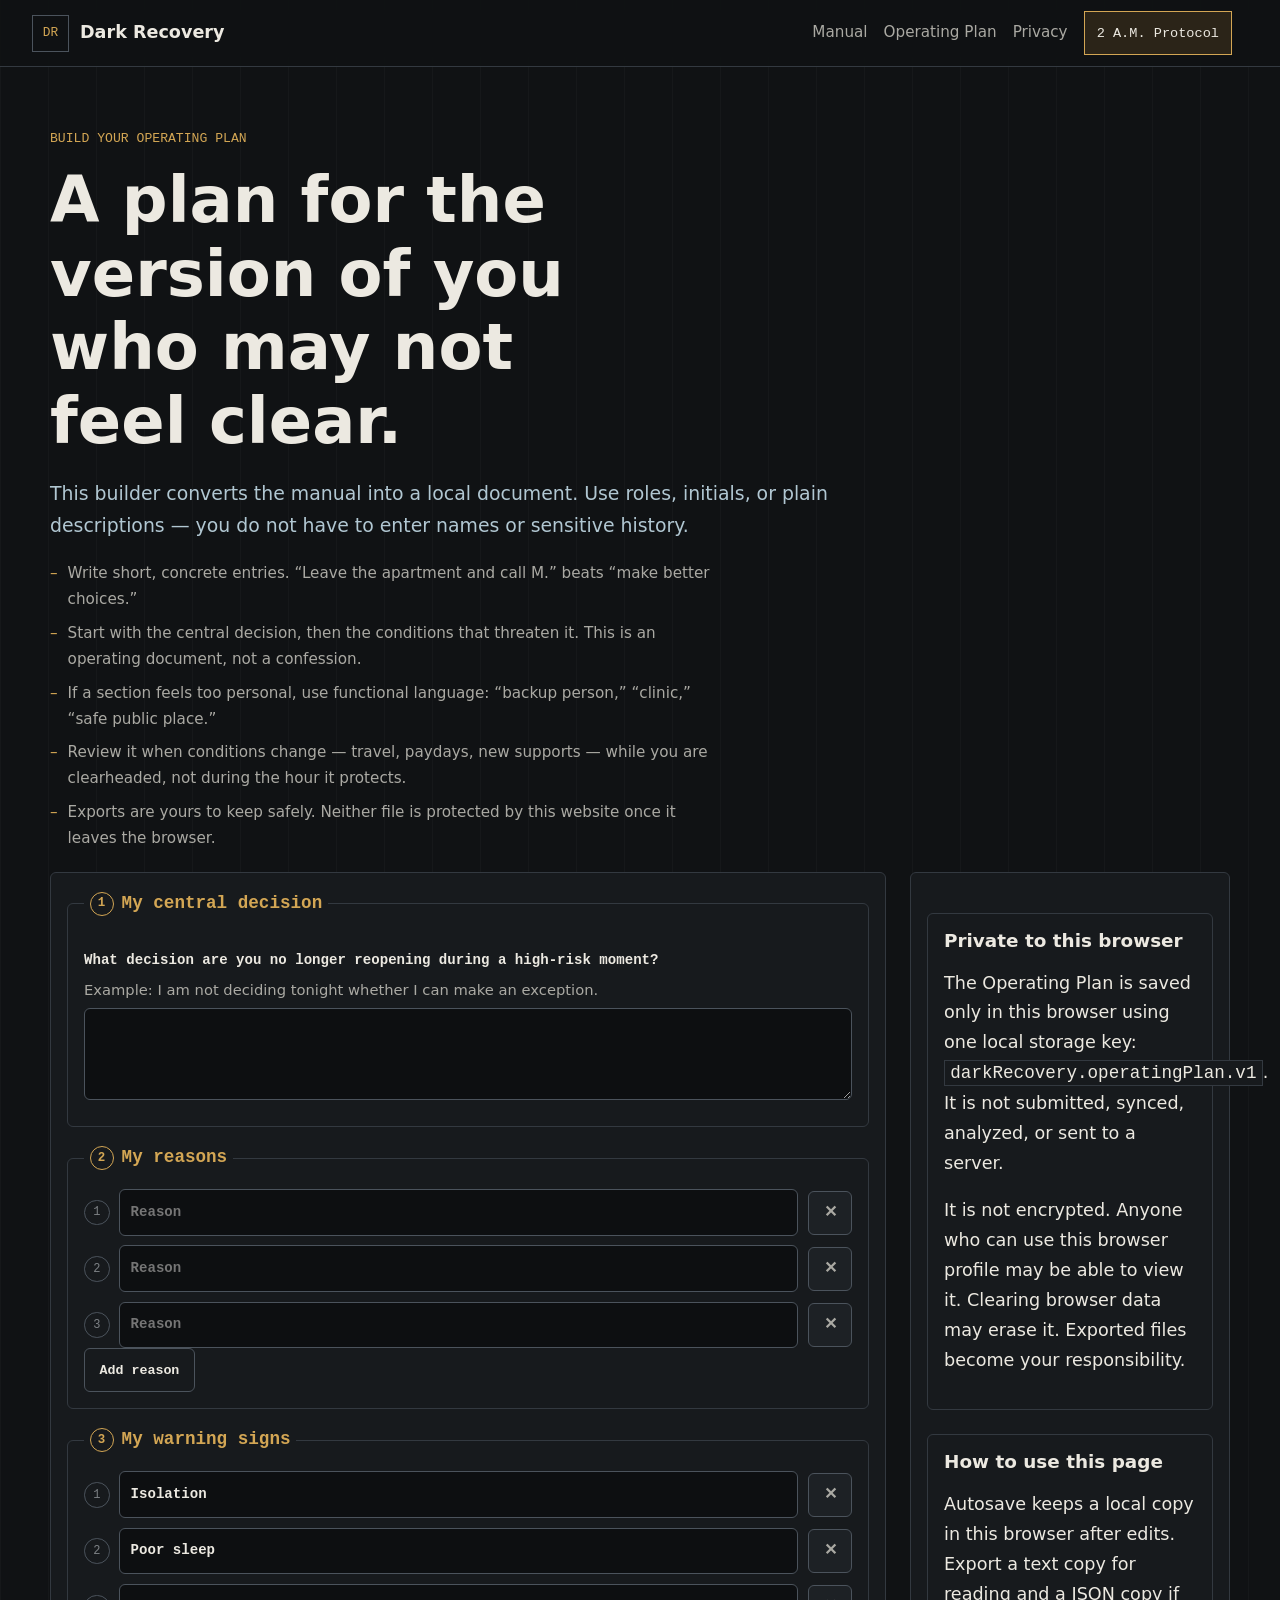
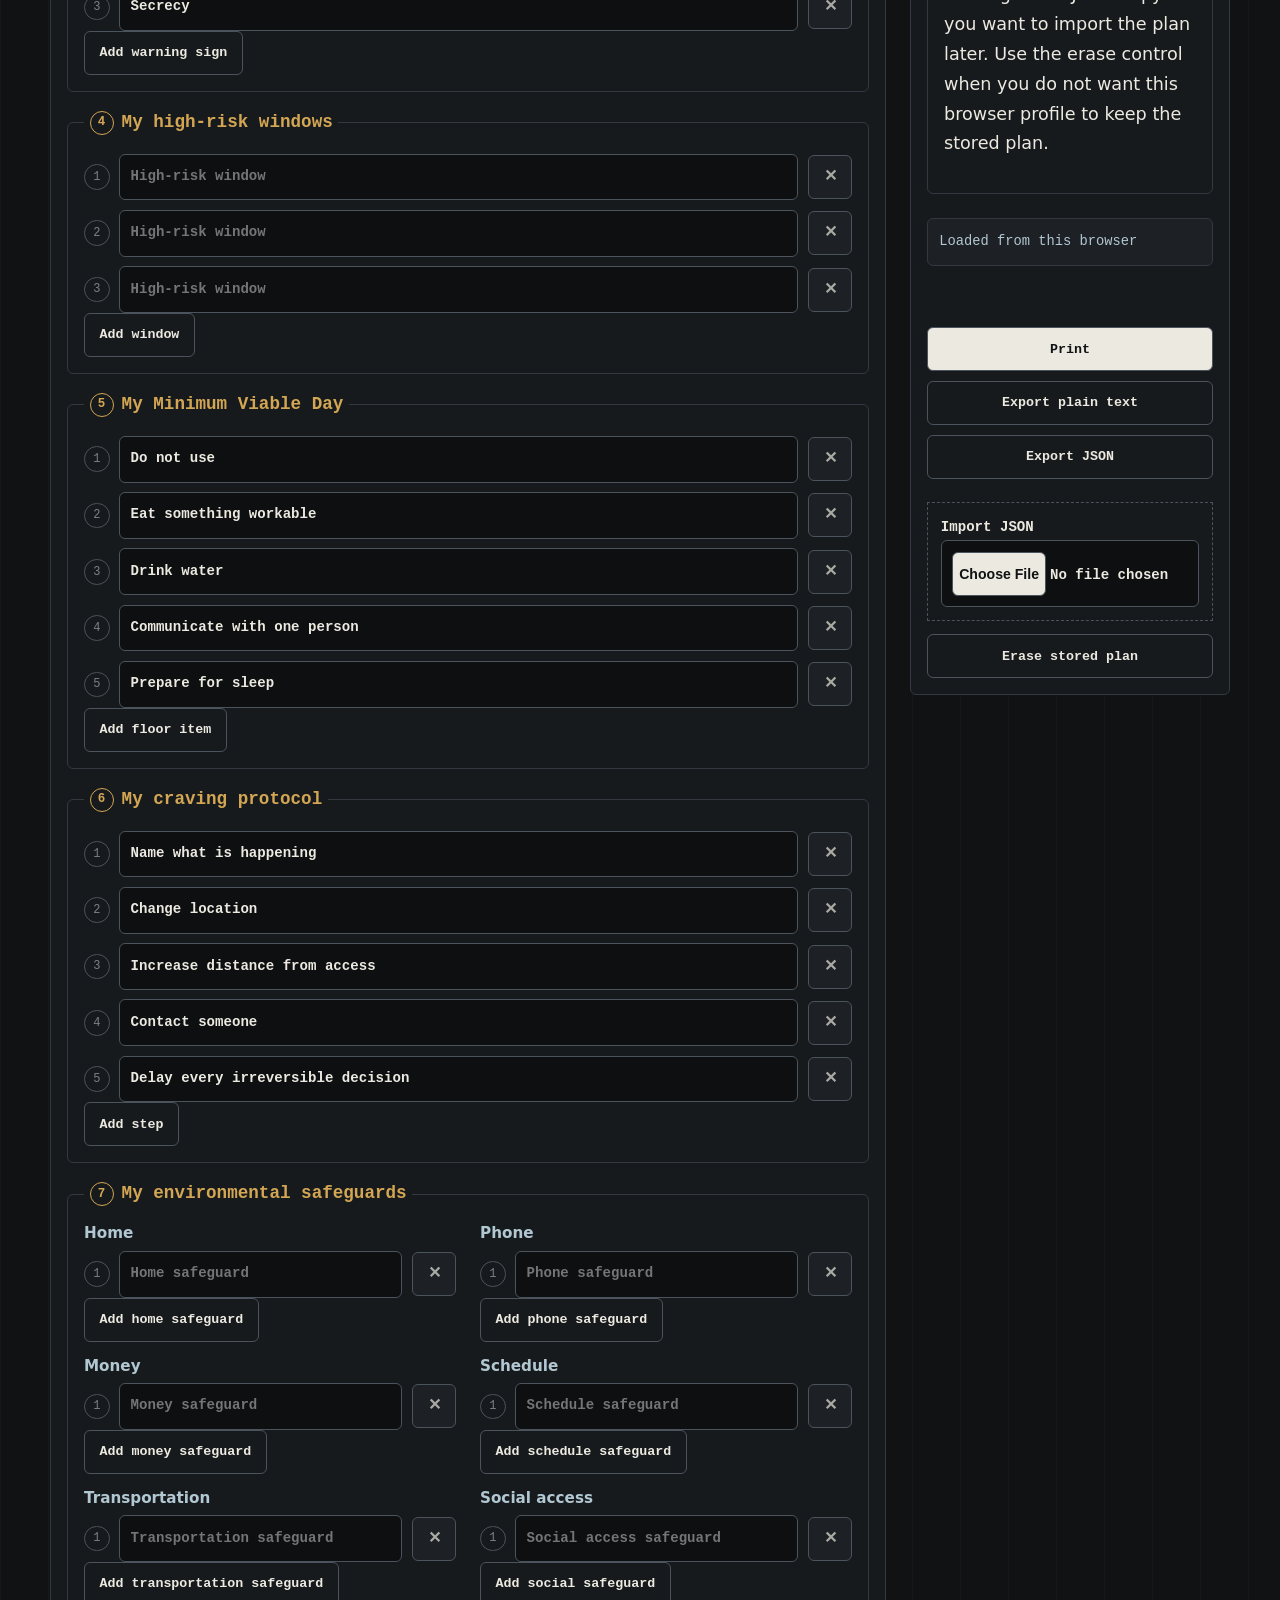
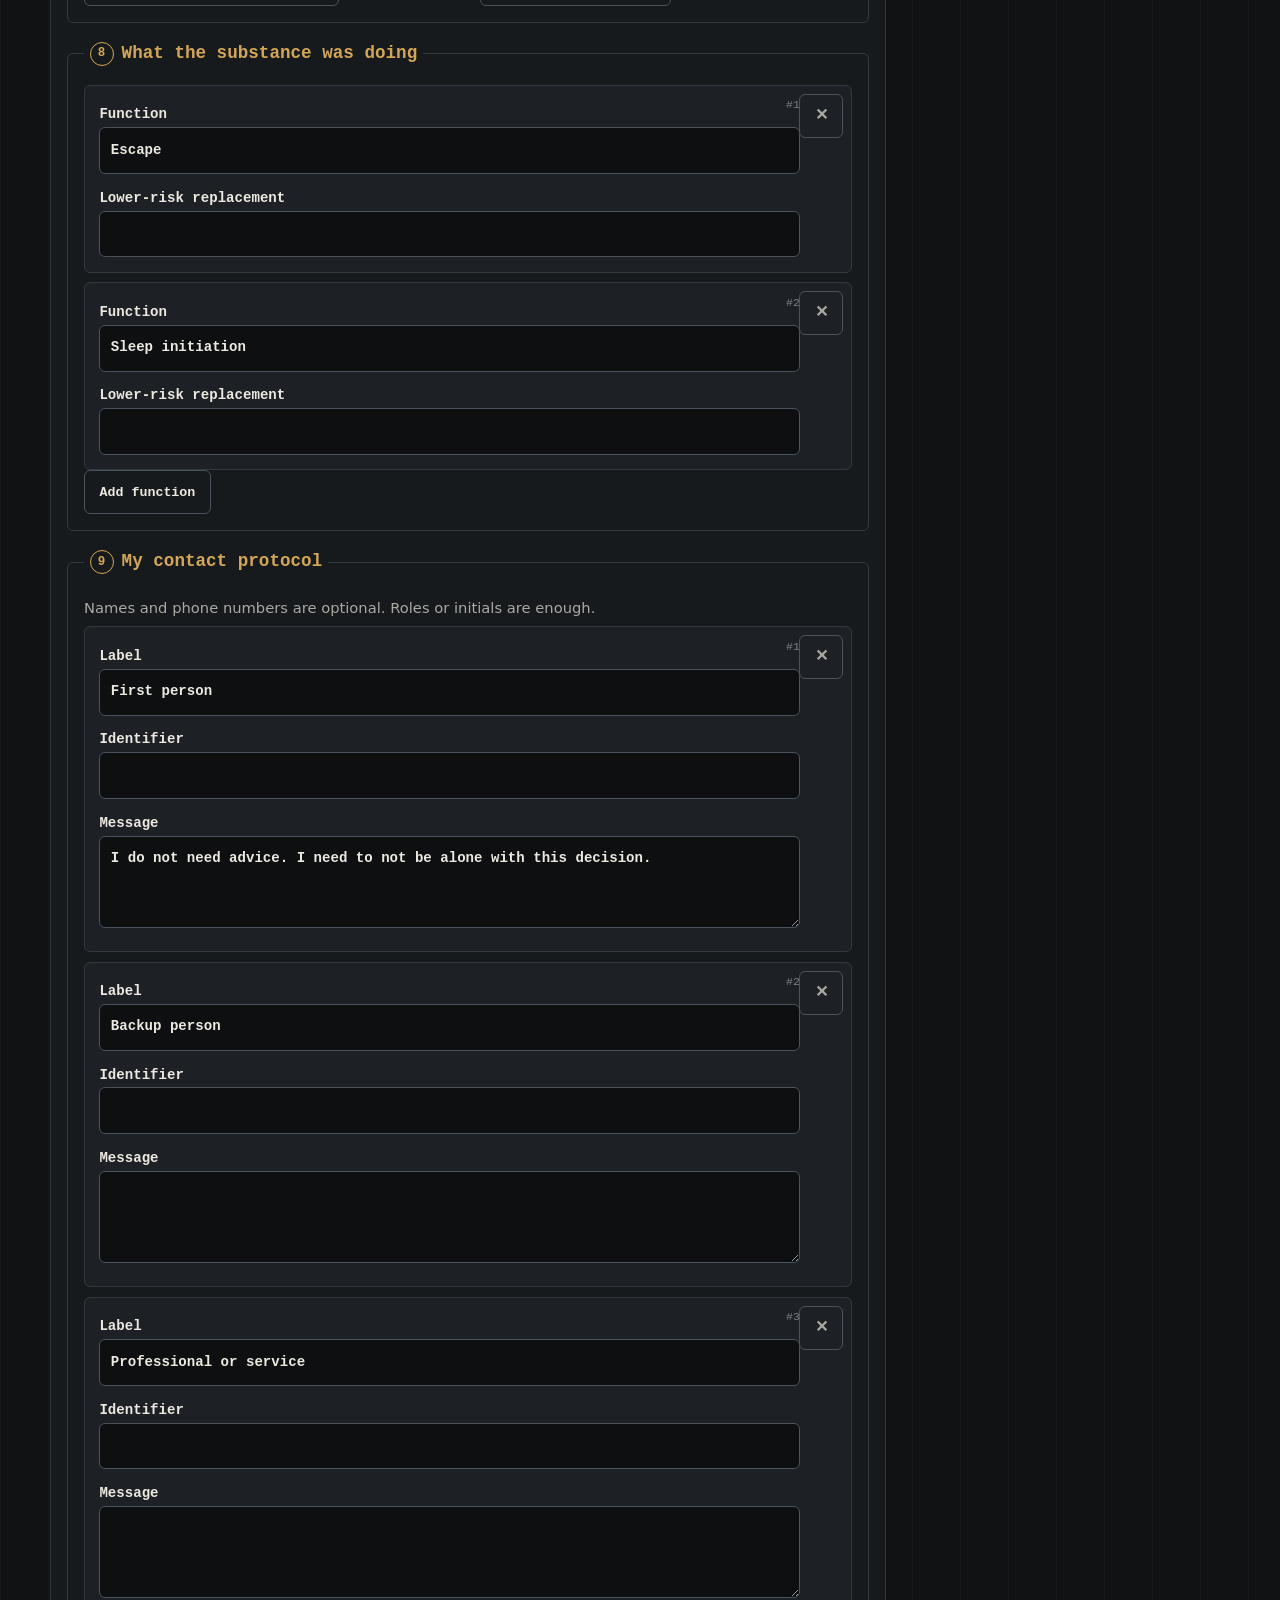
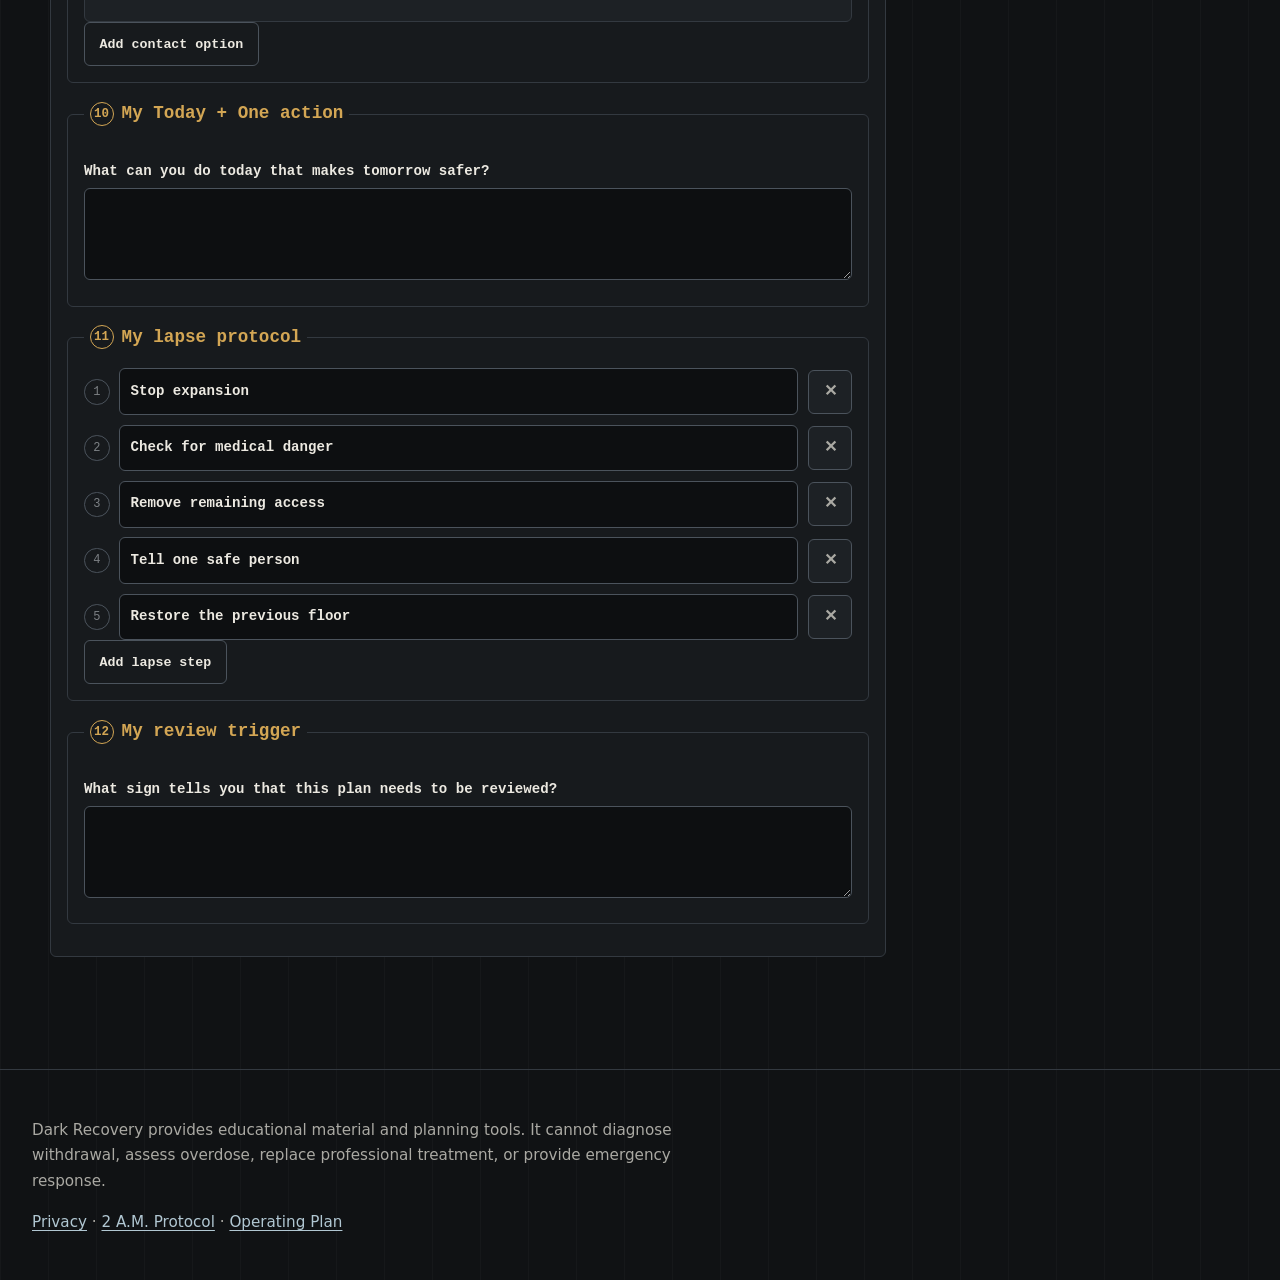
<file: operating-plan/index.html>
<!DOCTYPE html><html lang="en"><head><meta charset="utf-8"><meta name="viewport" content="width=device-width, initial-scale=1"><title>Build Your Operating Plan — Dark Recovery</title><meta name="description" content="Create a private browser-based recovery operating plan with local save, print, export, import, and erase controls."><link rel="canonical" href="https://darkrecovery.com/operating-plan/"><link rel="icon" href="/favicon.svg" type="image/svg+xml"><link rel="manifest" href="/site.webmanifest"><meta property="og:type" content="website"><meta property="og:site_name" content="Dark Recovery"><meta property="og:title" content="Build Your Operating Plan — Dark Recovery"><meta property="og:description" content="Create a private browser-based recovery operating plan with local save, print, export, import, and erase controls."><meta property="og:url" content="https://darkrecovery.com/operating-plan/"><meta property="og:image" content="https://darkrecovery.com/og-default.svg"><meta name="twitter:card" content="summary_large_image"><script type="application/ld+json">{"@context":"https://schema.org","@type":"WebSite","name":"Dark Recovery","url":"https://darkrecovery.com","description":"Create a private browser-based recovery operating plan with local save, print, export, import, and erase controls."}</script><link rel="stylesheet" href="/assets/ManualIndex.Y-veWtyw.css"></head><body class="plan-body"><a class="skip-link" href="#main-content">Skip to main content</a><header class="site-header"><a class="wordmark" href="/" aria-label="Dark Recovery home"><span aria-hidden="true">DR</span><strong>Dark Recovery</strong></a><nav class="top-nav" aria-label="Primary"><a href="/#manual-index">Manual</a><a href="/operating-plan/">Operating Plan</a><a href="/privacy/">Privacy</a></nav><a class="emergency-access" href="/2am/" data-emergency-link>2 A.M. Protocol</a><button class="menu-button" type="button" data-menu-toggle aria-expanded="false" aria-controls="mobile-menu">Menu</button></header><div class="mobile-menu" id="mobile-menu" hidden data-mobile-menu><nav class="manual-index" aria-label="Manual index"><h2>Manual Index</h2><ol><li><a href="/"><span class="chapter-number">01</span><span><strong>Start Here</strong><small>Orient to the manual, the five-stage model, and the safety boundary.</small><span class="index-meta"><span class="stage-badge stage-orientation">Orientation</span> 8 min</span></span></a></li><li><a href="/first-72-hours/"><span class="chapter-number">02</span><span><strong>First 72 Hours</strong><small>Stabilize the immediate period without pretending a website can provide detox or medical care.</small><span class="index-meta"><span class="stage-badge stage-stabilize">Stabilize</span> 11 min</span></span></a></li><li><a href="/minimum-viable-day/"><span class="chapter-number">03</span><span><strong>Minimum Viable Day</strong><small>Define the smallest day that still prevents preventable collapse.</small><span class="index-meta"><span class="stage-badge stage-stabilize">Stabilize</span> 10 min</span></span></a></li><li><a href="/cravings-are-weather/"><span class="chapter-number">04</span><span><strong>Cravings</strong><small>Treat cravings as temporary events rather than commands that deserve negotiation.</small><span class="index-meta"><span class="stage-badge stage-stabilize">Stabilize</span> 10 min</span></span></a></li><li><a href="/do-not-trust-future-you/"><span class="chapter-number">05</span><span><strong>Future You</strong><small>Use clear-headed rules and safeguards before fatigue, access, and secrecy arrive.</small><span class="index-meta"><span class="stage-badge stage-restrict">Restrict</span> 11 min</span></span></a></li><li><a href="/permission-cascade/"><span class="chapter-number">06</span><span><strong>Permission Cascade</strong><small>Interrupt relapse earlier by identifying the sequence of permissions before the final action.</small><span class="index-meta"><span class="stage-badge stage-restrict">Restrict</span> 12 min</span></span></a></li><li><a href="/environment-beats-intention/"><span class="chapter-number">07</span><span><strong>Environment</strong><small>Change conditions so the wrong decision does not become effortless.</small><span class="index-meta"><span class="stage-badge stage-restrict">Restrict</span> 12 min</span></span></a></li><li><a href="/what-was-the-substance-doing/"><span class="chapter-number">08</span><span><strong>Substance Function</strong><small>Replace the function substance use served, not merely the object.</small><span class="index-meta"><span class="stage-badge stage-replace">Replace</span> 12 min</span></span></a></li><li><a href="/floors-before-systems/"><span class="chapter-number">09</span><span><strong>Floors</strong><small>Avoid replacing substance use with an unsustainable reinvention campaign.</small><span class="index-meta"><span class="stage-badge stage-reinforce">Reinforce</span> 10 min</span></span></a></li><li><a href="/when-things-start-going-well/"><span class="chapter-number">10</span><span><strong>Going Well</strong><small>Maintain safeguards when success makes them feel embarrassing or unnecessary.</small><span class="index-meta"><span class="stage-badge stage-reinforce">Reinforce</span> 11 min</span></span></a></li><li><a href="/lapse-is-not-a-permission-slip/"><span class="chapter-number">11</span><span><strong>Lapse Response</strong><small>Stop one event from becoming an extended collapse.</small><span class="index-meta"><span class="stage-badge stage-repair">Repair</span> 12 min</span></span></a></li><li><a href="/operating-plan/" aria-current="page"><span class="chapter-number">12</span><span><strong>Operating Plan</strong><small>Convert the manual into a private, printable browser-based plan.</small><span class="index-meta"><span class="stage-badge stage-reinforce">Reinforce</span> 12 min</span></span></a></li><li><a href="/2am/"><span class="chapter-number">13</span><span><strong>2 A.M. Protocol</strong><small>Immediate guidance when the full manual is too much to process.</small><span class="index-meta"><span class="stage-badge stage-repair">Repair</span> 6 min</span></span></a></li></ol></nav></div><main id="main-content"><section class="plan-page"><p class="eyebrow">BUILD YOUR OPERATING PLAN</p><h1>A plan for the version of you who may not feel clear.</h1><p class="summary">This builder converts the manual into a local document. Use roles, initials, or plain descriptions — you do not have to enter names or sensitive history.</p><ul class="plan-tips"><li>Write short, concrete entries. “Leave the apartment and call M.” beats “make better choices.”</li><li>Start with the central decision, then the conditions that threaten it. This is an operating document, not a confession.</li><li>If a section feels too personal, use functional language: “backup person,” “clinic,” “safe public place.”</li><li>Review it when conditions change — travel, paydays, new supports — while you are clearheaded, not during the hour it protects.</li><li>Exports are yours to keep safely. Neither file is protected by this website once it leaves the browser.</li></ul><noscript><p class="noscript-warning">JavaScript is disabled, so the interactive save, export, import, and clear controls cannot run. You can still print this page and fill it manually.</p></noscript><div class="plan-grid"><form class="plan-panel" data-plan-form><fieldset><legend><span class="step-num">1</span> My central decision</legend><label for="centralDecision">What decision are you no longer reopening during a high-risk moment?</label><p class="help-text">Example: I am not deciding tonight whether I can make an exception.</p><textarea id="centralDecision" name="centralDecision"></textarea></fieldset><fieldset><legend><span class="step-num">2</span> My reasons</legend><div class="repeating-list" data-list="reasons"></div><button type="button" class="secondary" data-add-list="reasons">Add reason</button></fieldset><fieldset><legend><span class="step-num">3</span> My warning signs</legend><div class="repeating-list" data-list="warningSigns"></div><button type="button" class="secondary" data-add-list="warningSigns">Add warning sign</button></fieldset><fieldset><legend><span class="step-num">4</span> My high-risk windows</legend><div class="repeating-list" data-list="highRiskWindows"></div><button type="button" class="secondary" data-add-list="highRiskWindows">Add window</button></fieldset><fieldset><legend><span class="step-num">5</span> My Minimum Viable Day</legend><div class="repeating-list" data-list="minimumViableDay"></div><button type="button" class="secondary" data-add-list="minimumViableDay">Add floor item</button></fieldset><fieldset><legend><span class="step-num">6</span> My craving protocol</legend><div class="repeating-list" data-list="cravingProtocol"></div><button type="button" class="secondary" data-add-list="cravingProtocol">Add step</button></fieldset><fieldset><legend><span class="step-num">7</span> My environmental safeguards</legend><div class="env-grid"><div class="env-category"><h2>Home</h2><div class="repeating-list" data-list="envHome"></div><button type="button" class="secondary" data-add-list="envHome">Add home safeguard</button></div><div class="env-category"><h2>Phone</h2><div class="repeating-list" data-list="envPhone"></div><button type="button" class="secondary" data-add-list="envPhone">Add phone safeguard</button></div><div class="env-category"><h2>Money</h2><div class="repeating-list" data-list="envMoney"></div><button type="button" class="secondary" data-add-list="envMoney">Add money safeguard</button></div><div class="env-category"><h2>Schedule</h2><div class="repeating-list" data-list="envSchedule"></div><button type="button" class="secondary" data-add-list="envSchedule">Add schedule safeguard</button></div><div class="env-category"><h2>Transportation</h2><div class="repeating-list" data-list="envTransportation"></div><button type="button" class="secondary" data-add-list="envTransportation">Add transportation safeguard</button></div><div class="env-category"><h2>Social access</h2><div class="repeating-list" data-list="envSocial"></div><button type="button" class="secondary" data-add-list="envSocial">Add social safeguard</button></div></div></fieldset><fieldset><legend><span class="step-num">8</span> What the substance was doing</legend><div class="repeating-list" data-function-rows></div><button type="button" class="secondary" data-add-function>Add function</button></fieldset><fieldset><legend><span class="step-num">9</span> My contact protocol</legend><p class="help-text">Names and phone numbers are optional. Roles or initials are enough.</p><div class="repeating-list" data-contact-rows></div><button type="button" class="secondary" data-add-contact>Add contact option</button></fieldset><fieldset><legend><span class="step-num">10</span> My Today + One action</legend><label for="todayPlusOne">What can you do today that makes tomorrow safer?</label><textarea id="todayPlusOne" name="todayPlusOne"></textarea></fieldset><fieldset><legend><span class="step-num">11</span> My lapse protocol</legend><div class="repeating-list" data-list="lapseProtocol"></div><button type="button" class="secondary" data-add-list="lapseProtocol">Add lapse step</button></fieldset><fieldset><legend><span class="step-num">12</span> My review trigger</legend><label for="reviewTrigger">What sign tells you that this plan needs to be reviewed?</label><textarea id="reviewTrigger" name="reviewTrigger"></textarea></fieldset></form><aside class="plan-tools"><aside class="local-privacy"><h2>Private to this browser</h2><p>The Operating Plan is saved only in this browser using one local storage key: <code>darkRecovery.operatingPlan.v1</code>. It is not submitted, synced, analyzed, or sent to a server.</p><p>It is not encrypted. Anyone who can use this browser profile may be able to view it. Clearing browser data may erase it. Exported files become your responsibility.</p></aside><div class="system-note"><h2>How to use this page</h2><p>Autosave keeps a local copy in this browser after edits. Export a text copy for reading and a JSON copy if you want to import the plan later. Use the erase control when you do not want this browser profile to keep the stored plan.</p></div><p class="status-line" data-save-status>Loading local plan...</p><p class="error-line" data-plan-error aria-live="polite"></p><div class="tool-stack"><button type="button" data-print-plan>Print</button><button type="button" class="secondary" data-export-text>Export plain text</button><button type="button" class="secondary" data-export-json>Export JSON</button><label class="import-control" for="importJson">Import JSON<input id="importJson" type="file" accept="application/json,.json" data-import-json></label><button type="button" class="secondary" data-clear-plan>Erase stored plan</button></div></aside></div></section><template data-template="reasons"><div class="list-row" data-row><span class="list-row-index" aria-hidden="true"></span><label><span class="sr-only">Reason</span><input name="reasons" type="text" placeholder="Reason"></label><button type="button" class="row-remove" data-remove-row aria-label="Remove this reason">✕</button></div></template><template data-template="warningSigns"><div class="list-row" data-row><span class="list-row-index" aria-hidden="true"></span><label><span class="sr-only">Warning sign</span><input name="warningSigns" type="text" placeholder="Warning sign"></label><button type="button" class="row-remove" data-remove-row aria-label="Remove this warning sign">✕</button></div></template><template data-template="highRiskWindows"><div class="list-row" data-row><span class="list-row-index" aria-hidden="true"></span><label><span class="sr-only">High-risk window</span><input name="highRiskWindows" type="text" placeholder="High-risk window"></label><button type="button" class="row-remove" data-remove-row aria-label="Remove this high-risk window">✕</button></div></template><template data-template="minimumViableDay"><div class="list-row" data-row><span class="list-row-index" aria-hidden="true"></span><label><span class="sr-only">Minimum Viable Day item</span><input name="minimumViableDay" type="text" placeholder="Minimum Viable Day item"></label><button type="button" class="row-remove" data-remove-row aria-label="Remove this minimum viable day item">✕</button></div></template><template data-template="cravingProtocol"><div class="list-row" data-row><span class="list-row-index" aria-hidden="true"></span><label><span class="sr-only">Craving protocol step</span><input name="cravingProtocol" type="text" placeholder="Craving protocol step"></label><button type="button" class="row-remove" data-remove-row aria-label="Remove this craving protocol step">✕</button></div></template><template data-template="envHome"><div class="list-row" data-row><span class="list-row-index" aria-hidden="true"></span><label><span class="sr-only">Home safeguard</span><input name="envHome" type="text" placeholder="Home safeguard"></label><button type="button" class="row-remove" data-remove-row aria-label="Remove this home safeguard">✕</button></div></template><template data-template="envPhone"><div class="list-row" data-row><span class="list-row-index" aria-hidden="true"></span><label><span class="sr-only">Phone safeguard</span><input name="envPhone" type="text" placeholder="Phone safeguard"></label><button type="button" class="row-remove" data-remove-row aria-label="Remove this phone safeguard">✕</button></div></template><template data-template="envMoney"><div class="list-row" data-row><span class="list-row-index" aria-hidden="true"></span><label><span class="sr-only">Money safeguard</span><input name="envMoney" type="text" placeholder="Money safeguard"></label><button type="button" class="row-remove" data-remove-row aria-label="Remove this money safeguard">✕</button></div></template><template data-template="envSchedule"><div class="list-row" data-row><span class="list-row-index" aria-hidden="true"></span><label><span class="sr-only">Schedule safeguard</span><input name="envSchedule" type="text" placeholder="Schedule safeguard"></label><button type="button" class="row-remove" data-remove-row aria-label="Remove this schedule safeguard">✕</button></div></template><template data-template="envTransportation"><div class="list-row" data-row><span class="list-row-index" aria-hidden="true"></span><label><span class="sr-only">Transportation safeguard</span><input name="envTransportation" type="text" placeholder="Transportation safeguard"></label><button type="button" class="row-remove" data-remove-row aria-label="Remove this transportation safeguard">✕</button></div></template><template data-template="envSocial"><div class="list-row" data-row><span class="list-row-index" aria-hidden="true"></span><label><span class="sr-only">Social access safeguard</span><input name="envSocial" type="text" placeholder="Social access safeguard"></label><button type="button" class="row-remove" data-remove-row aria-label="Remove this social access safeguard">✕</button></div></template><template data-template="lapseProtocol"><div class="list-row" data-row><span class="list-row-index" aria-hidden="true"></span><label><span class="sr-only">Lapse protocol step</span><input name="lapseProtocol" type="text" placeholder="Lapse protocol step"></label><button type="button" class="row-remove" data-remove-row aria-label="Remove this lapse protocol step">✕</button></div></template><template data-template="functionRow"><div class="multi-row" data-row><button type="button" class="row-remove" data-remove-row aria-label="Remove this function">✕</button><label>Function<input name="functionName" type="text"></label><label>Lower-risk replacement<input name="functionReplacement" type="text"></label></div></template><template data-template="contactRow"><div class="multi-row" data-row><button type="button" class="row-remove" data-remove-row aria-label="Remove this contact">✕</button><label>Label<input name="contactLabel" type="text"></label><label>Identifier<input name="contactIdentifier" type="text"></label><label>Message<textarea name="contactMessage"></textarea></label></div></template><script type="module" src="/assets/operating-plan.astro_astro_type_script_index_0_lang.BI0Z6_vm.js"></script></main><footer class="site-footer"><p>Dark Recovery provides educational material and planning tools. It cannot diagnose withdrawal, assess overdose, replace professional treatment, or provide emergency response.</p><p><a href="/privacy/">Privacy</a> · <a href="/2am/">2 A.M. Protocol</a> · <a href="/operating-plan/">Operating Plan</a></p></footer><script type="module">var e=document.querySelector(`[data-menu-toggle]`),t=document.querySelector(`[data-mobile-menu]`),n=null;function r(){!t||!e||(t.hidden=!0,e.setAttribute(`aria-expanded`,`false`),document.body.classList.remove(`menu-open`),n?.focus())}function i(){!t||!e||(n=document.activeElement instanceof HTMLElement?document.activeElement:null,t.hidden=!1,e.setAttribute(`aria-expanded`,`true`),document.body.classList.add(`menu-open`),t.querySelector(`a, button`)?.focus())}e?.addEventListener(`click`,()=>{t&&(t.hidden?i():r())}),t?.addEventListener(`click`,e=>{e.target.closest(`a`)&&r()}),document.addEventListener(`keydown`,e=>{e.key===`Escape`&&r()});</script></body></html>
</file>
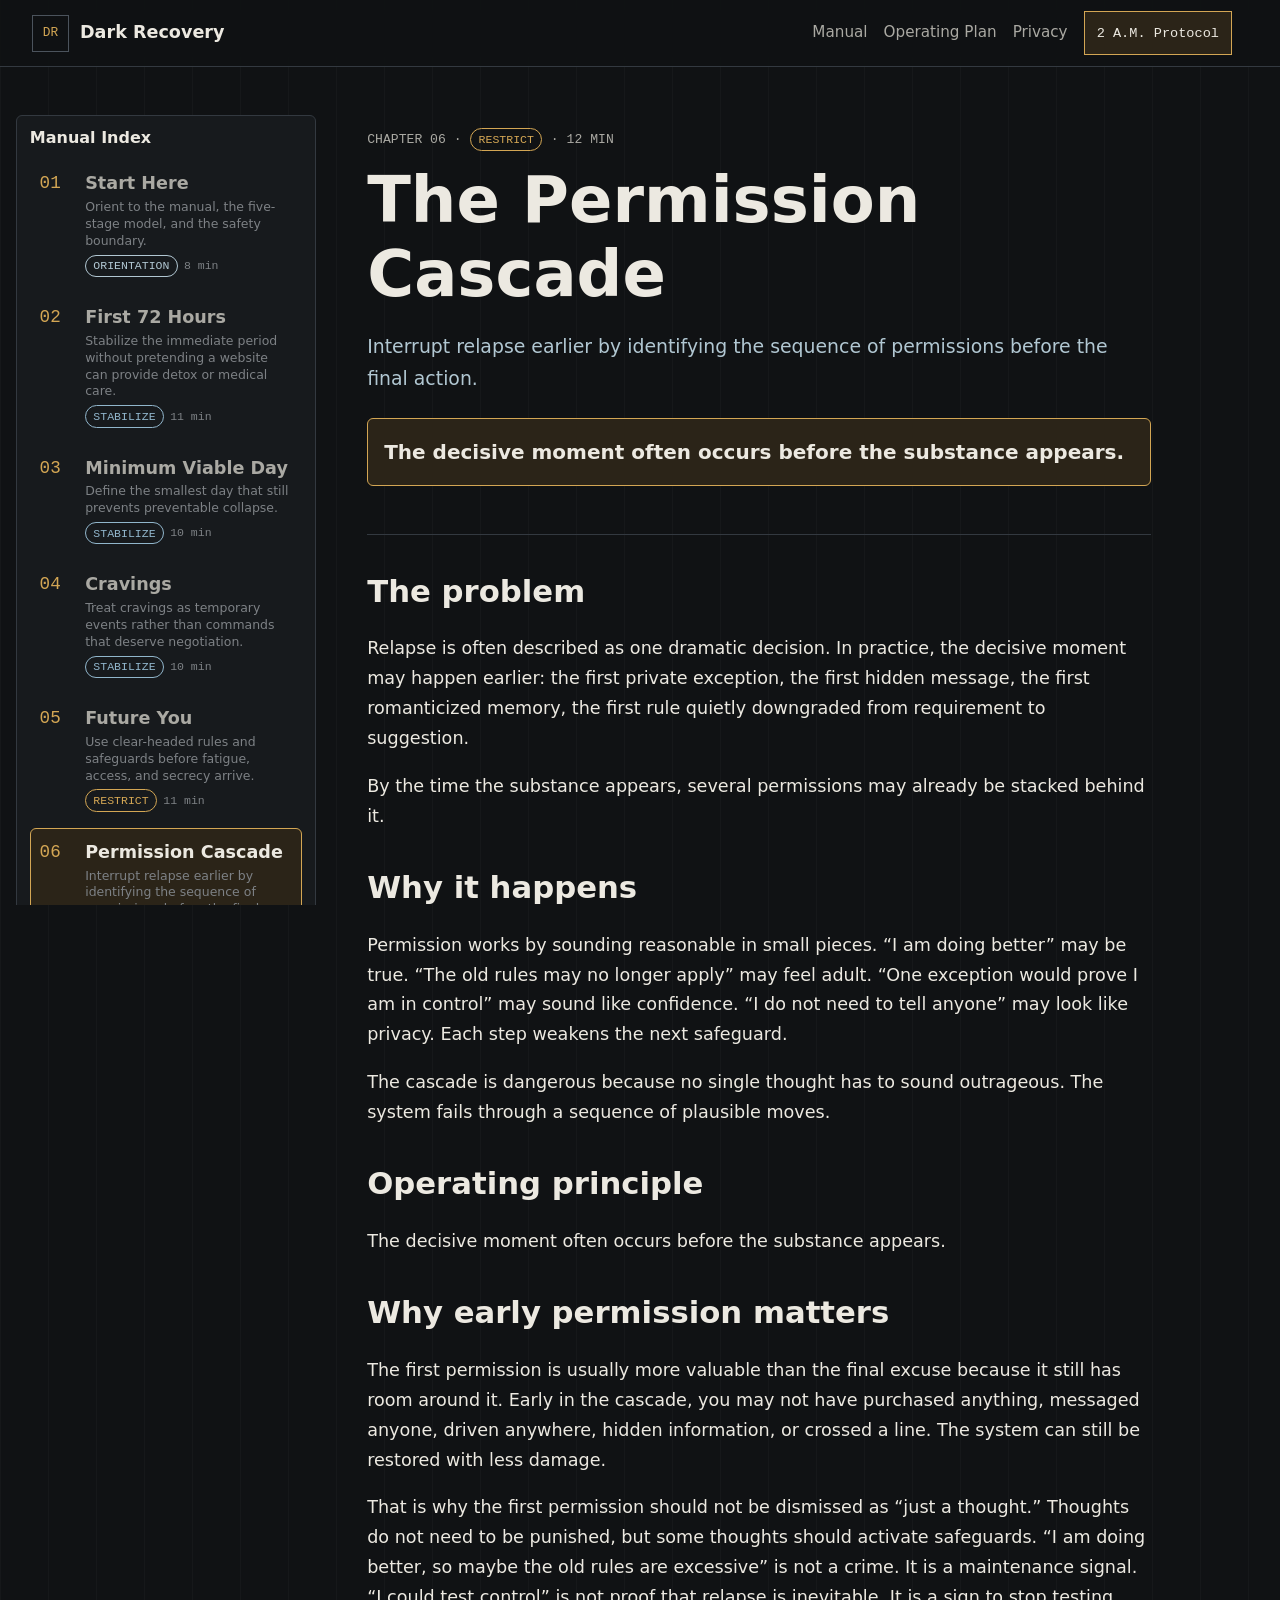
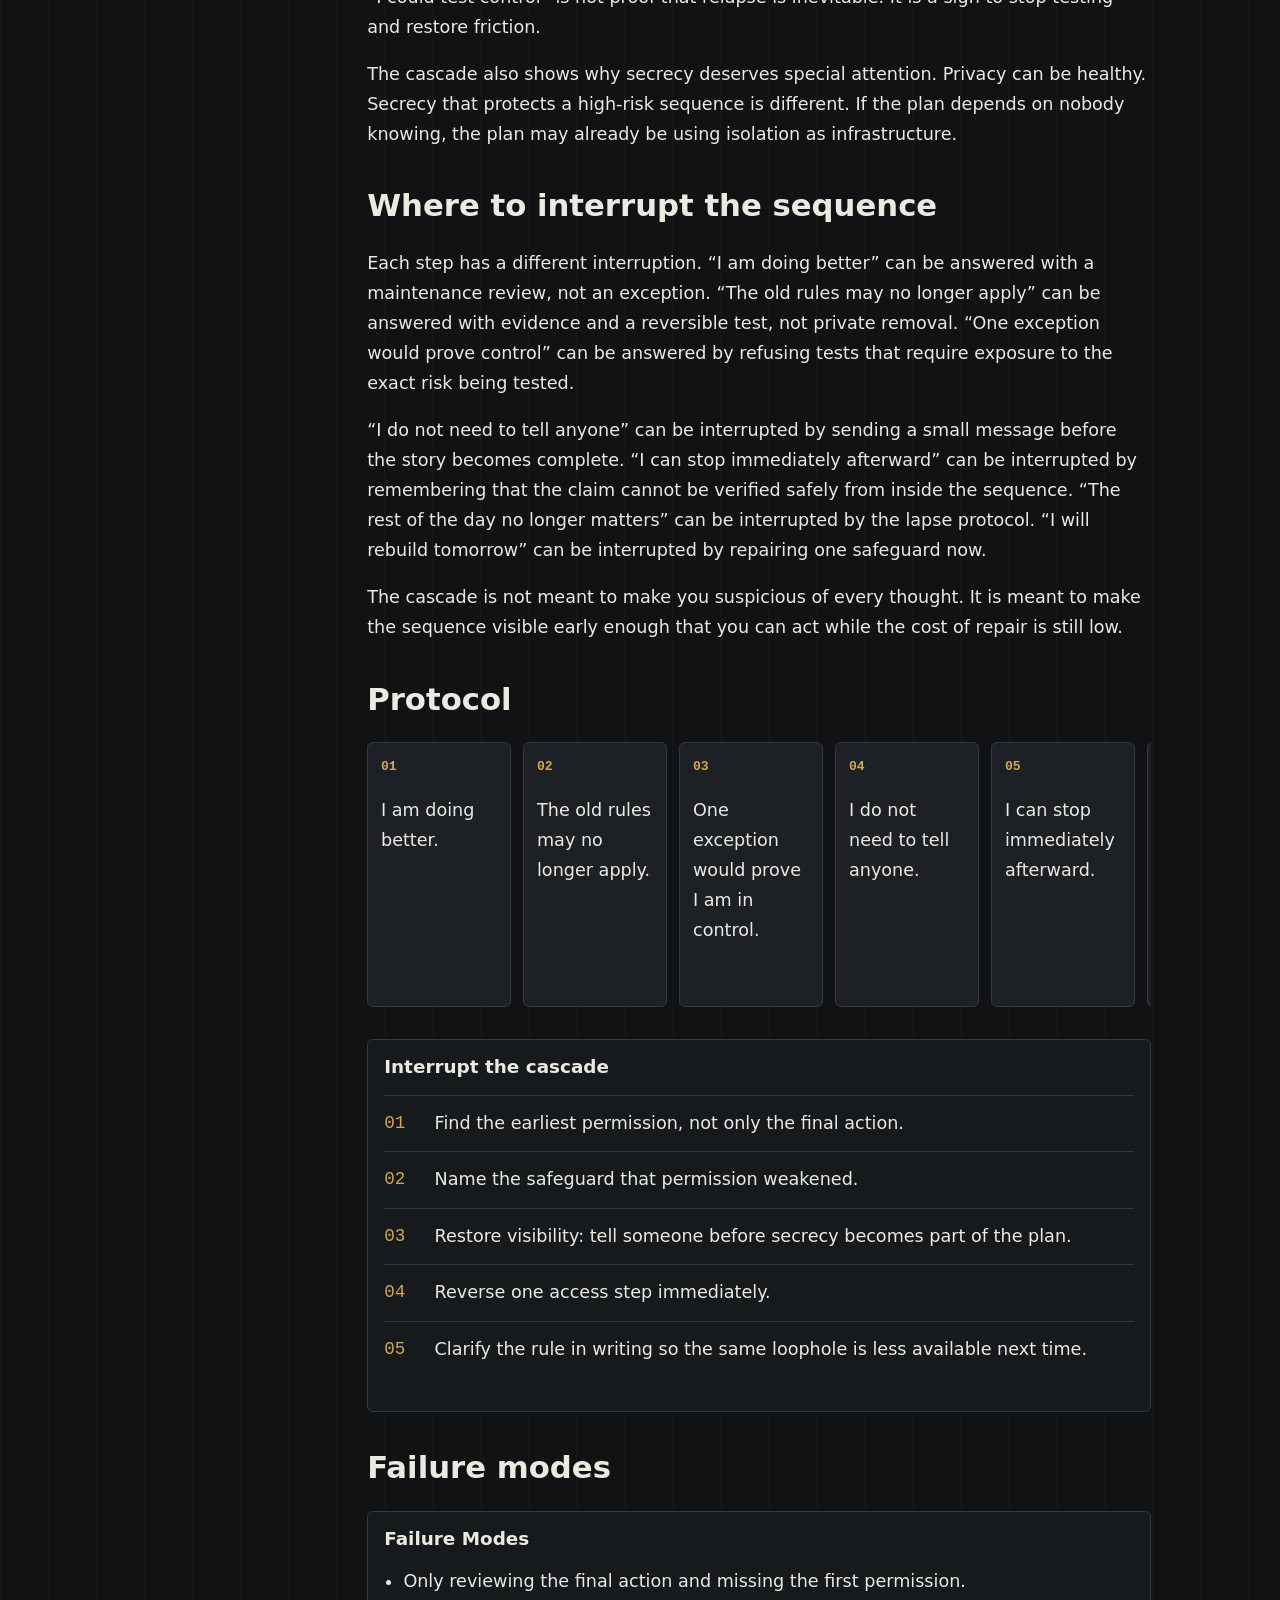
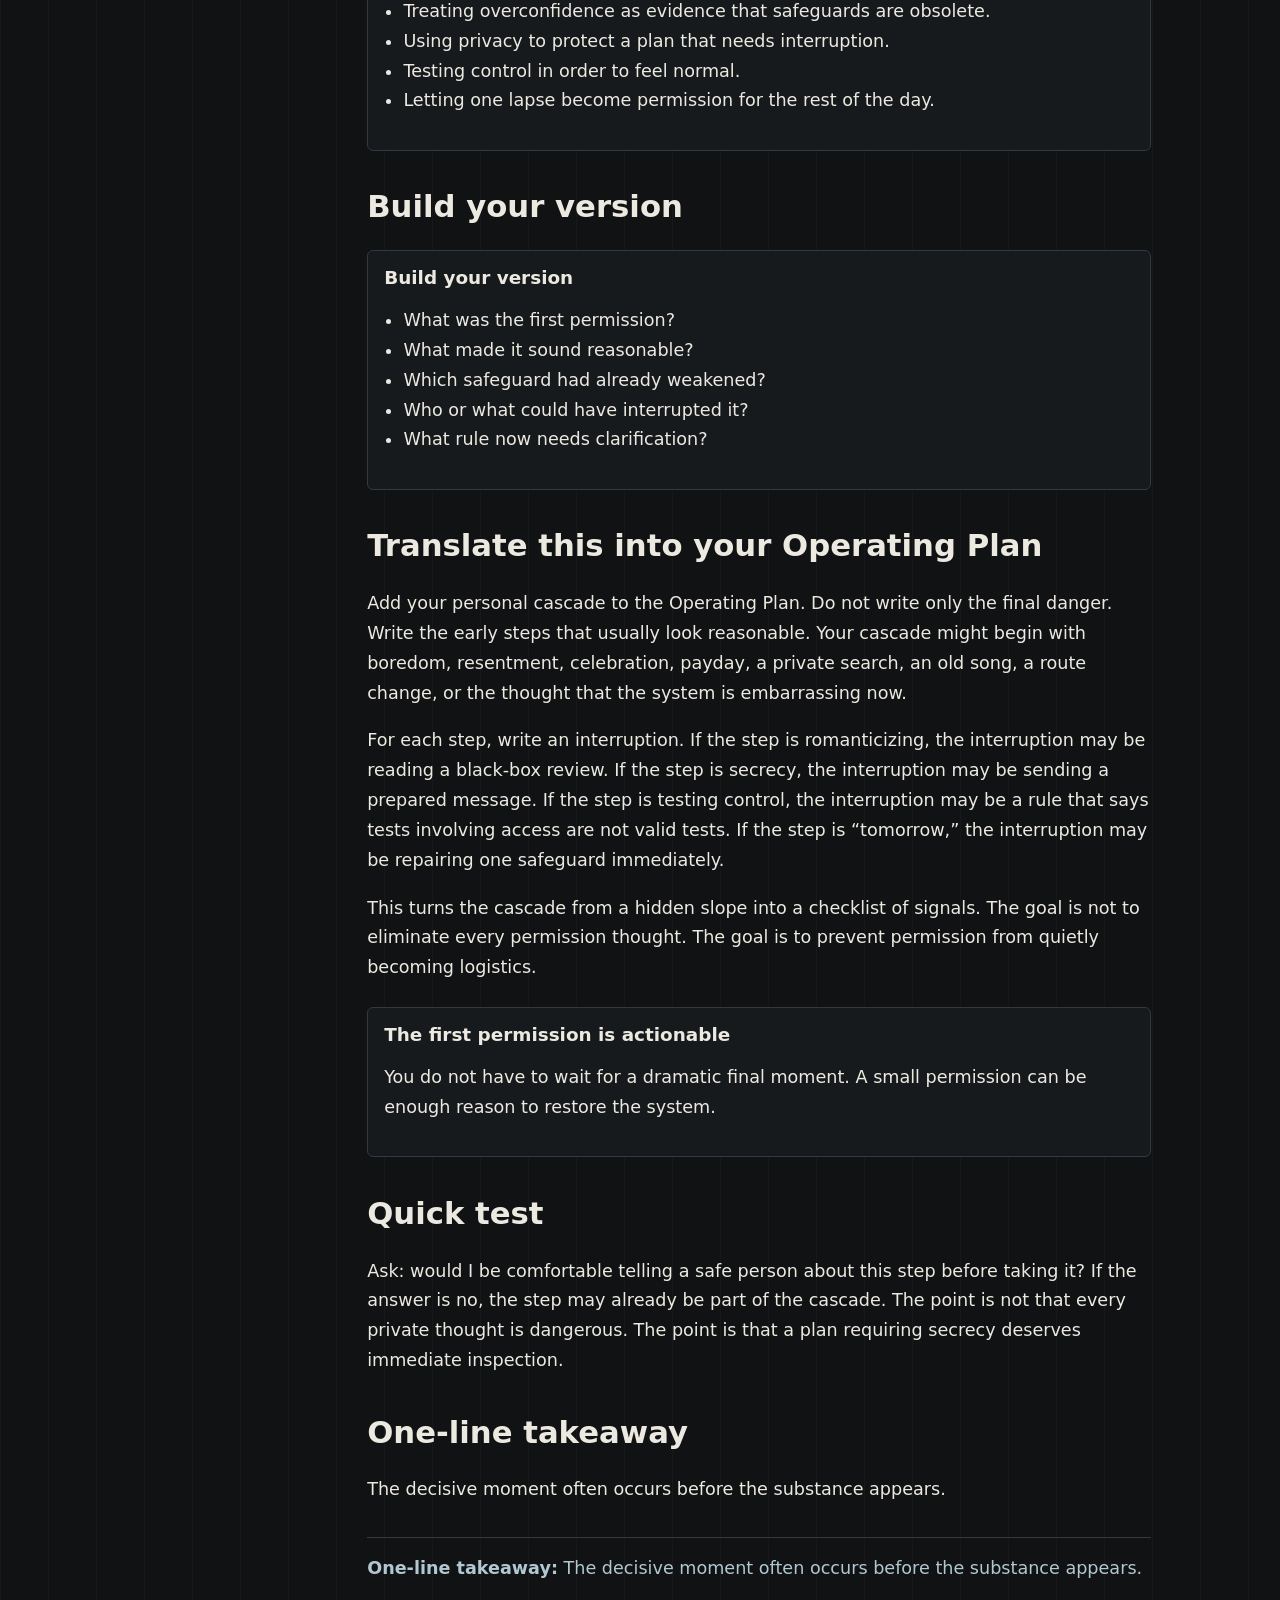
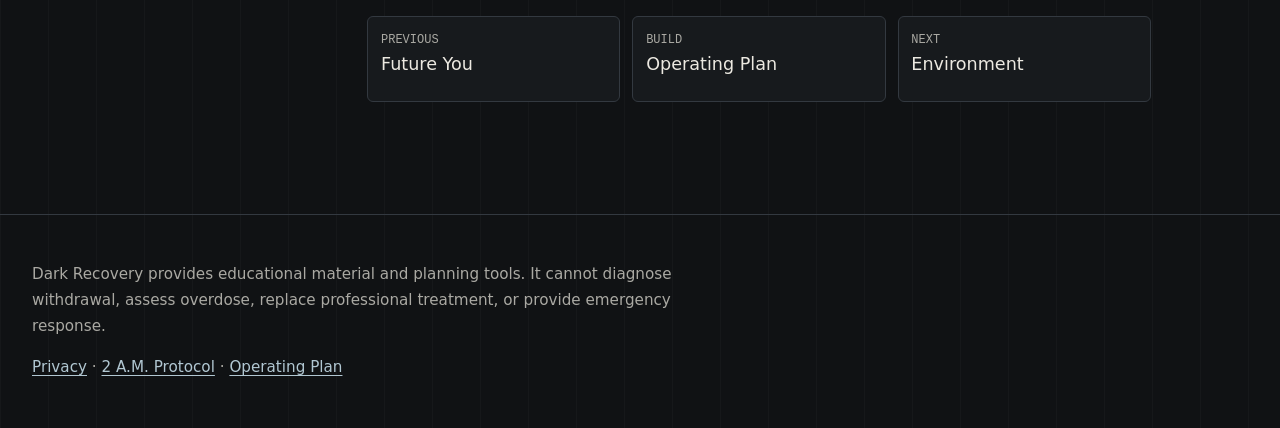
<file: permission-cascade/index.html>
<!DOCTYPE html><html lang="en"><head><meta charset="utf-8"><meta name="viewport" content="width=device-width, initial-scale=1"><title>The Permission Cascade — Dark Recovery</title><meta name="description" content="Interrupt relapse earlier by identifying the sequence of permissions before the final action."><link rel="canonical" href="https://darkrecovery.com/permission-cascade/"><link rel="icon" href="/favicon.svg" type="image/svg+xml"><link rel="manifest" href="/site.webmanifest"><meta property="og:type" content="website"><meta property="og:site_name" content="Dark Recovery"><meta property="og:title" content="The Permission Cascade — Dark Recovery"><meta property="og:description" content="Interrupt relapse earlier by identifying the sequence of permissions before the final action."><meta property="og:url" content="https://darkrecovery.com/permission-cascade/"><meta property="og:image" content="https://darkrecovery.com/og-default.svg"><meta name="twitter:card" content="summary_large_image"><script type="application/ld+json">{"@context":"https://schema.org","@type":"WebSite","name":"Dark Recovery","url":"https://darkrecovery.com","description":"Interrupt relapse earlier by identifying the sequence of permissions before the final action."}</script><link rel="stylesheet" href="/assets/ManualIndex.Y-veWtyw.css"></head><body class="manual-page"><a class="skip-link" href="#main-content">Skip to main content</a><header class="site-header"><a class="wordmark" href="/" aria-label="Dark Recovery home"><span aria-hidden="true">DR</span><strong>Dark Recovery</strong></a><nav class="top-nav" aria-label="Primary"><a href="/#manual-index">Manual</a><a href="/operating-plan/">Operating Plan</a><a href="/privacy/">Privacy</a></nav><a class="emergency-access" href="/2am/" data-emergency-link>2 A.M. Protocol</a><button class="menu-button" type="button" data-menu-toggle aria-expanded="false" aria-controls="mobile-menu">Menu</button></header><div class="mobile-menu" id="mobile-menu" hidden data-mobile-menu><nav class="manual-index" aria-label="Manual index"><h2>Manual Index</h2><ol><li><a href="/"><span class="chapter-number">01</span><span><strong>Start Here</strong><small>Orient to the manual, the five-stage model, and the safety boundary.</small><span class="index-meta"><span class="stage-badge stage-orientation">Orientation</span> 8 min</span></span></a></li><li><a href="/first-72-hours/"><span class="chapter-number">02</span><span><strong>First 72 Hours</strong><small>Stabilize the immediate period without pretending a website can provide detox or medical care.</small><span class="index-meta"><span class="stage-badge stage-stabilize">Stabilize</span> 11 min</span></span></a></li><li><a href="/minimum-viable-day/"><span class="chapter-number">03</span><span><strong>Minimum Viable Day</strong><small>Define the smallest day that still prevents preventable collapse.</small><span class="index-meta"><span class="stage-badge stage-stabilize">Stabilize</span> 10 min</span></span></a></li><li><a href="/cravings-are-weather/"><span class="chapter-number">04</span><span><strong>Cravings</strong><small>Treat cravings as temporary events rather than commands that deserve negotiation.</small><span class="index-meta"><span class="stage-badge stage-stabilize">Stabilize</span> 10 min</span></span></a></li><li><a href="/do-not-trust-future-you/"><span class="chapter-number">05</span><span><strong>Future You</strong><small>Use clear-headed rules and safeguards before fatigue, access, and secrecy arrive.</small><span class="index-meta"><span class="stage-badge stage-restrict">Restrict</span> 11 min</span></span></a></li><li><a href="/permission-cascade/" aria-current="page"><span class="chapter-number">06</span><span><strong>Permission Cascade</strong><small>Interrupt relapse earlier by identifying the sequence of permissions before the final action.</small><span class="index-meta"><span class="stage-badge stage-restrict">Restrict</span> 12 min</span></span></a></li><li><a href="/environment-beats-intention/"><span class="chapter-number">07</span><span><strong>Environment</strong><small>Change conditions so the wrong decision does not become effortless.</small><span class="index-meta"><span class="stage-badge stage-restrict">Restrict</span> 12 min</span></span></a></li><li><a href="/what-was-the-substance-doing/"><span class="chapter-number">08</span><span><strong>Substance Function</strong><small>Replace the function substance use served, not merely the object.</small><span class="index-meta"><span class="stage-badge stage-replace">Replace</span> 12 min</span></span></a></li><li><a href="/floors-before-systems/"><span class="chapter-number">09</span><span><strong>Floors</strong><small>Avoid replacing substance use with an unsustainable reinvention campaign.</small><span class="index-meta"><span class="stage-badge stage-reinforce">Reinforce</span> 10 min</span></span></a></li><li><a href="/when-things-start-going-well/"><span class="chapter-number">10</span><span><strong>Going Well</strong><small>Maintain safeguards when success makes them feel embarrassing or unnecessary.</small><span class="index-meta"><span class="stage-badge stage-reinforce">Reinforce</span> 11 min</span></span></a></li><li><a href="/lapse-is-not-a-permission-slip/"><span class="chapter-number">11</span><span><strong>Lapse Response</strong><small>Stop one event from becoming an extended collapse.</small><span class="index-meta"><span class="stage-badge stage-repair">Repair</span> 12 min</span></span></a></li><li><a href="/operating-plan/"><span class="chapter-number">12</span><span><strong>Operating Plan</strong><small>Convert the manual into a private, printable browser-based plan.</small><span class="index-meta"><span class="stage-badge stage-reinforce">Reinforce</span> 12 min</span></span></a></li><li><a href="/2am/"><span class="chapter-number">13</span><span><strong>2 A.M. Protocol</strong><small>Immediate guidance when the full manual is too much to process.</small><span class="index-meta"><span class="stage-badge stage-repair">Repair</span> 6 min</span></span></a></li></ol></nav></div><main id="main-content"><div class="manual-shell"><aside class="manual-rail"><nav class="manual-index" aria-label="Manual index"><h2>Manual Index</h2><ol><li><a href="/"><span class="chapter-number">01</span><span><strong>Start Here</strong><small>Orient to the manual, the five-stage model, and the safety boundary.</small><span class="index-meta"><span class="stage-badge stage-orientation">Orientation</span> 8 min</span></span></a></li><li><a href="/first-72-hours/"><span class="chapter-number">02</span><span><strong>First 72 Hours</strong><small>Stabilize the immediate period without pretending a website can provide detox or medical care.</small><span class="index-meta"><span class="stage-badge stage-stabilize">Stabilize</span> 11 min</span></span></a></li><li><a href="/minimum-viable-day/"><span class="chapter-number">03</span><span><strong>Minimum Viable Day</strong><small>Define the smallest day that still prevents preventable collapse.</small><span class="index-meta"><span class="stage-badge stage-stabilize">Stabilize</span> 10 min</span></span></a></li><li><a href="/cravings-are-weather/"><span class="chapter-number">04</span><span><strong>Cravings</strong><small>Treat cravings as temporary events rather than commands that deserve negotiation.</small><span class="index-meta"><span class="stage-badge stage-stabilize">Stabilize</span> 10 min</span></span></a></li><li><a href="/do-not-trust-future-you/"><span class="chapter-number">05</span><span><strong>Future You</strong><small>Use clear-headed rules and safeguards before fatigue, access, and secrecy arrive.</small><span class="index-meta"><span class="stage-badge stage-restrict">Restrict</span> 11 min</span></span></a></li><li><a href="/permission-cascade/" aria-current="page"><span class="chapter-number">06</span><span><strong>Permission Cascade</strong><small>Interrupt relapse earlier by identifying the sequence of permissions before the final action.</small><span class="index-meta"><span class="stage-badge stage-restrict">Restrict</span> 12 min</span></span></a></li><li><a href="/environment-beats-intention/"><span class="chapter-number">07</span><span><strong>Environment</strong><small>Change conditions so the wrong decision does not become effortless.</small><span class="index-meta"><span class="stage-badge stage-restrict">Restrict</span> 12 min</span></span></a></li><li><a href="/what-was-the-substance-doing/"><span class="chapter-number">08</span><span><strong>Substance Function</strong><small>Replace the function substance use served, not merely the object.</small><span class="index-meta"><span class="stage-badge stage-replace">Replace</span> 12 min</span></span></a></li><li><a href="/floors-before-systems/"><span class="chapter-number">09</span><span><strong>Floors</strong><small>Avoid replacing substance use with an unsustainable reinvention campaign.</small><span class="index-meta"><span class="stage-badge stage-reinforce">Reinforce</span> 10 min</span></span></a></li><li><a href="/when-things-start-going-well/"><span class="chapter-number">10</span><span><strong>Going Well</strong><small>Maintain safeguards when success makes them feel embarrassing or unnecessary.</small><span class="index-meta"><span class="stage-badge stage-reinforce">Reinforce</span> 11 min</span></span></a></li><li><a href="/lapse-is-not-a-permission-slip/"><span class="chapter-number">11</span><span><strong>Lapse Response</strong><small>Stop one event from becoming an extended collapse.</small><span class="index-meta"><span class="stage-badge stage-repair">Repair</span> 12 min</span></span></a></li><li><a href="/operating-plan/"><span class="chapter-number">12</span><span><strong>Operating Plan</strong><small>Convert the manual into a private, printable browser-based plan.</small><span class="index-meta"><span class="stage-badge stage-reinforce">Reinforce</span> 12 min</span></span></a></li><li><a href="/2am/"><span class="chapter-number">13</span><span><strong>2 A.M. Protocol</strong><small>Immediate guidance when the full manual is too much to process.</small><span class="index-meta"><span class="stage-badge stage-repair">Repair</span> 6 min</span></span></a></li></ol></nav></aside><article class="reading-column"><header class="chapter-header"><p class="chapter-kicker">Chapter 06 · <span class="stage-badge stage-restrict">Restrict</span> · 12 min</p><h1>The Permission Cascade</h1><p class="summary">Interrupt relapse earlier by identifying the sequence of permissions before the final action.</p><aside class="principle" aria-label="Operating principle"><p>The decisive moment often occurs before the substance appears.</p></aside></header><h2 id="the-problem">The problem</h2>
<p>Relapse is often described as one dramatic decision. In practice, the decisive moment may happen earlier: the first private exception, the first hidden message, the first romanticized memory, the first rule quietly downgraded from requirement to suggestion.</p>
<p>By the time the substance appears, several permissions may already be stacked behind it.</p>
<h2 id="why-it-happens">Why it happens</h2>
<p>Permission works by sounding reasonable in small pieces. “I am doing better” may be true. “The old rules may no longer apply” may feel adult. “One exception would prove I am in control” may sound like confidence. “I do not need to tell anyone” may look like privacy. Each step weakens the next safeguard.</p>
<p>The cascade is dangerous because no single thought has to sound outrageous. The system fails through a sequence of plausible moves.</p>
<h2 id="operating-principle">Operating principle</h2>
<p>The decisive moment often occurs before the substance appears.</p>
<h2 id="why-early-permission-matters">Why early permission matters</h2>
<p>The first permission is usually more valuable than the final excuse because it still has room around it. Early in the cascade, you may not have purchased anything, messaged anyone, driven anywhere, hidden information, or crossed a line. The system can still be restored with less damage.</p>
<p>That is why the first permission should not be dismissed as “just a thought.” Thoughts do not need to be punished, but some thoughts should activate safeguards. “I am doing better, so maybe the old rules are excessive” is not a crime. It is a maintenance signal. “I could test control” is not proof that relapse is inevitable. It is a sign to stop testing and restore friction.</p>
<p>The cascade also shows why secrecy deserves special attention. Privacy can be healthy. Secrecy that protects a high-risk sequence is different. If the plan depends on nobody knowing, the plan may already be using isolation as infrastructure.</p>
<h2 id="where-to-interrupt-the-sequence">Where to interrupt the sequence</h2>
<p>Each step has a different interruption. “I am doing better” can be answered with a maintenance review, not an exception. “The old rules may no longer apply” can be answered with evidence and a reversible test, not private removal. “One exception would prove control” can be answered by refusing tests that require exposure to the exact risk being tested.</p>
<p>“I do not need to tell anyone” can be interrupted by sending a small message before the story becomes complete. “I can stop immediately afterward” can be interrupted by remembering that the claim cannot be verified safely from inside the sequence. “The rest of the day no longer matters” can be interrupted by the lapse protocol. “I will rebuild tomorrow” can be interrupted by repairing one safeguard now.</p>
<p>The cascade is not meant to make you suspicious of every thought. It is meant to make the sequence visible early enough that you can act while the cost of repair is still low.</p>
<h2 id="protocol">Protocol</h2>
<div class="cascade-flow" role="list" aria-label="Permission cascade example"><div class="diagram-node" role="listitem"><strong>01</strong><p>I am doing better.</p></div><div class="diagram-node" role="listitem"><strong>02</strong><p>The old rules may no longer apply.</p></div><div class="diagram-node" role="listitem"><strong>03</strong><p>One exception would prove I am in control.</p></div><div class="diagram-node" role="listitem"><strong>04</strong><p>I do not need to tell anyone.</p></div><div class="diagram-node" role="listitem"><strong>05</strong><p>I can stop immediately afterward.</p></div><div class="diagram-node" role="listitem"><strong>06</strong><p>Since I crossed the line, the rest of the day no longer matters.</p></div><div class="diagram-node" role="listitem"><strong>07</strong><p>I will rebuild the system tomorrow.</p></div></div>
<section class="protocol" aria-labelledby="interrupt-the-cascade-protocol"><h2 id="interrupt-the-cascade-protocol">Interrupt the cascade</h2><ol><li>Find the earliest permission, not only the final action.</li><li>Name the safeguard that permission weakened.</li><li>Restore visibility: tell someone before secrecy becomes part of the plan.</li><li>Reverse one access step immediately.</li><li>Clarify the rule in writing so the same loophole is less available next time.</li></ol></section>
<h2 id="failure-modes">Failure modes</h2>
<section class="failure-modes"><h2>Failure Modes</h2><ul><li>Only reviewing the final action and missing the first permission.</li><li>Treating overconfidence as evidence that safeguards are obsolete.</li><li>Using privacy to protect a plan that needs interruption.</li><li>Testing control in order to feel normal.</li><li>Letting one lapse become permission for the rest of the day.</li></ul></section>
<h2 id="build-your-version">Build your version</h2>
<section class="worksheet" aria-labelledby="build-your-version-worksheet"><h2 id="build-your-version-worksheet">Build your version</h2><ul><li>What was the first permission?</li><li>What made it sound reasonable?</li><li>Which safeguard had already weakened?</li><li>Who or what could have interrupted it?</li><li>What rule now needs clarification?</li></ul></section>
<h2 id="translate-this-into-your-operating-plan">Translate this into your Operating Plan</h2>
<p>Add your personal cascade to the Operating Plan. Do not write only the final danger. Write the early steps that usually look reasonable. Your cascade might begin with boredom, resentment, celebration, payday, a private search, an old song, a route change, or the thought that the system is embarrassing now.</p>
<p>For each step, write an interruption. If the step is romanticizing, the interruption may be reading a black-box review. If the step is secrecy, the interruption may be sending a prepared message. If the step is testing control, the interruption may be a rule that says tests involving access are not valid tests. If the step is “tomorrow,” the interruption may be repairing one safeguard immediately.</p>
<p>This turns the cascade from a hidden slope into a checklist of signals. The goal is not to eliminate every permission thought. The goal is to prevent permission from quietly becoming logistics.</p>
<aside class="system-note"><h2>The first permission is actionable</h2><p>You do not have to wait for a dramatic final moment. A small permission can be enough reason to restore the system.</p></aside>
<h2 id="quick-test">Quick test</h2>
<p>Ask: would I be comfortable telling a safe person about this step before taking it? If the answer is no, the step may already be part of the cascade. The point is not that every private thought is dangerous. The point is that a plan requiring secrecy deserves immediate inspection.</p>
<h2 id="one-line-takeaway">One-line takeaway</h2>
<p>The decisive moment often occurs before the substance appears.</p><p class="takeaway"><strong>One-line takeaway:</strong> The decisive moment often occurs before the substance appears.</p><nav class="chapter-nav" aria-label="Chapter navigation"><div><a href="/do-not-trust-future-you/"><span>Previous</span>Future You</a></div><div><a href="/operating-plan/"><span>Build</span>Operating Plan</a></div><div><a href="/environment-beats-intention/"><span>Next</span>Environment</a></div></nav></article></div></main><footer class="site-footer"><p>Dark Recovery provides educational material and planning tools. It cannot diagnose withdrawal, assess overdose, replace professional treatment, or provide emergency response.</p><p><a href="/privacy/">Privacy</a> · <a href="/2am/">2 A.M. Protocol</a> · <a href="/operating-plan/">Operating Plan</a></p></footer><script type="module">var e=document.querySelector(`[data-menu-toggle]`),t=document.querySelector(`[data-mobile-menu]`),n=null;function r(){!t||!e||(t.hidden=!0,e.setAttribute(`aria-expanded`,`false`),document.body.classList.remove(`menu-open`),n?.focus())}function i(){!t||!e||(n=document.activeElement instanceof HTMLElement?document.activeElement:null,t.hidden=!1,e.setAttribute(`aria-expanded`,`true`),document.body.classList.add(`menu-open`),t.querySelector(`a, button`)?.focus())}e?.addEventListener(`click`,()=>{t&&(t.hidden?i():r())}),t?.addEventListener(`click`,e=>{e.target.closest(`a`)&&r()}),document.addEventListener(`keydown`,e=>{e.key===`Escape`&&r()});</script></body></html>
</file>
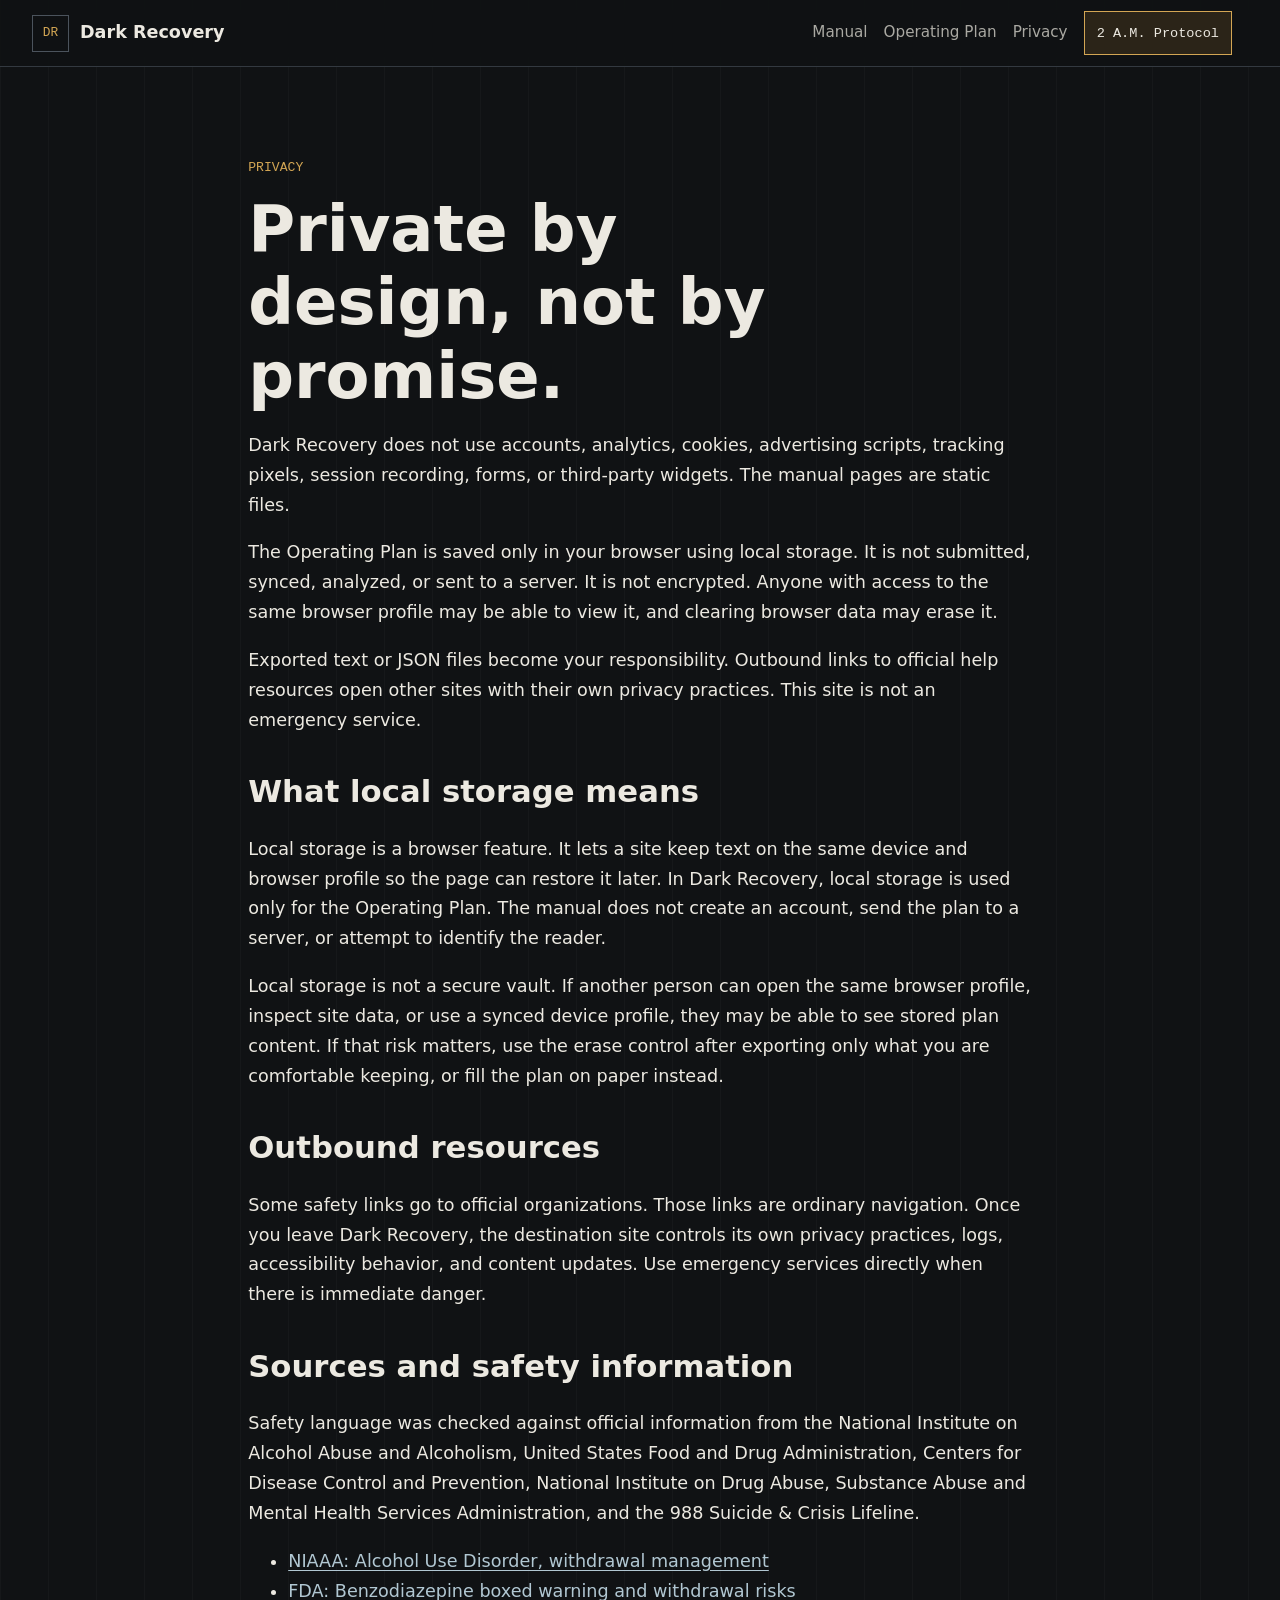
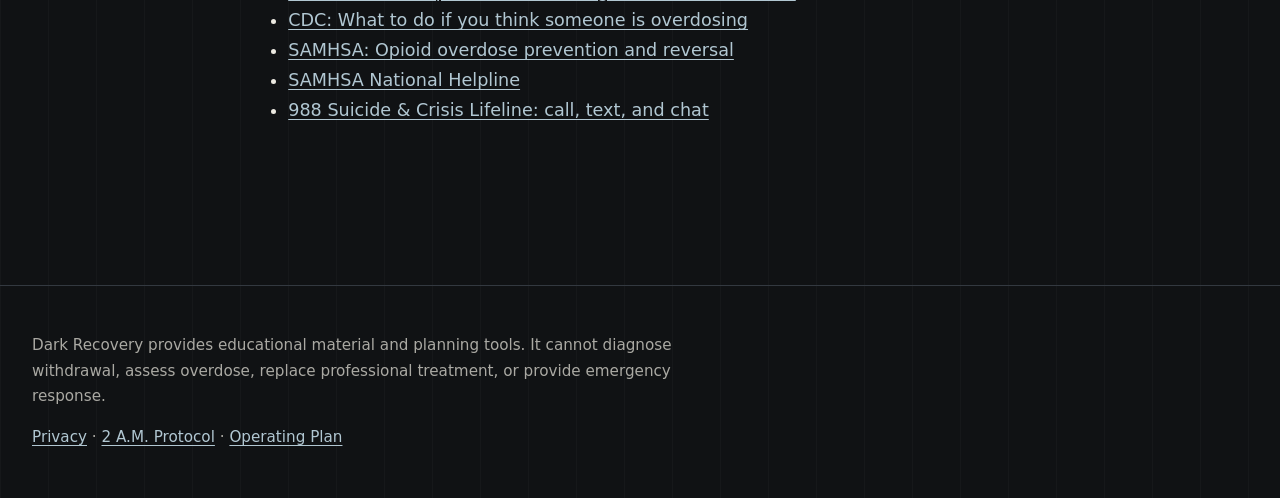
<file: privacy/index.html>
<!DOCTYPE html><html lang="en"><head><meta charset="utf-8"><meta name="viewport" content="width=device-width, initial-scale=1"><title>Privacy — Dark Recovery</title><meta name="description" content="Dark Recovery privacy behavior: no accounts, no analytics, no cookies, and local-only Operating Plan storage."><link rel="canonical" href="https://darkrecovery.com/privacy/"><link rel="icon" href="/favicon.svg" type="image/svg+xml"><link rel="manifest" href="/site.webmanifest"><meta property="og:type" content="website"><meta property="og:site_name" content="Dark Recovery"><meta property="og:title" content="Privacy — Dark Recovery"><meta property="og:description" content="Dark Recovery privacy behavior: no accounts, no analytics, no cookies, and local-only Operating Plan storage."><meta property="og:url" content="https://darkrecovery.com/privacy/"><meta property="og:image" content="https://darkrecovery.com/og-default.svg"><meta name="twitter:card" content="summary_large_image"><script type="application/ld+json">{"@context":"https://schema.org","@type":"WebSite","name":"Dark Recovery","url":"https://darkrecovery.com","description":"Dark Recovery privacy behavior: no accounts, no analytics, no cookies, and local-only Operating Plan storage."}</script><link rel="stylesheet" href="/assets/ManualIndex.Y-veWtyw.css"></head><body class><a class="skip-link" href="#main-content">Skip to main content</a><header class="site-header"><a class="wordmark" href="/" aria-label="Dark Recovery home"><span aria-hidden="true">DR</span><strong>Dark Recovery</strong></a><nav class="top-nav" aria-label="Primary"><a href="/#manual-index">Manual</a><a href="/operating-plan/">Operating Plan</a><a href="/privacy/">Privacy</a></nav><a class="emergency-access" href="/2am/" data-emergency-link>2 A.M. Protocol</a><button class="menu-button" type="button" data-menu-toggle aria-expanded="false" aria-controls="mobile-menu">Menu</button></header><div class="mobile-menu" id="mobile-menu" hidden data-mobile-menu><nav class="manual-index" aria-label="Manual index"><h2>Manual Index</h2><ol><li><a href="/"><span class="chapter-number">01</span><span><strong>Start Here</strong><small>Orient to the manual, the five-stage model, and the safety boundary.</small><span class="index-meta"><span class="stage-badge stage-orientation">Orientation</span> 8 min</span></span></a></li><li><a href="/first-72-hours/"><span class="chapter-number">02</span><span><strong>First 72 Hours</strong><small>Stabilize the immediate period without pretending a website can provide detox or medical care.</small><span class="index-meta"><span class="stage-badge stage-stabilize">Stabilize</span> 11 min</span></span></a></li><li><a href="/minimum-viable-day/"><span class="chapter-number">03</span><span><strong>Minimum Viable Day</strong><small>Define the smallest day that still prevents preventable collapse.</small><span class="index-meta"><span class="stage-badge stage-stabilize">Stabilize</span> 10 min</span></span></a></li><li><a href="/cravings-are-weather/"><span class="chapter-number">04</span><span><strong>Cravings</strong><small>Treat cravings as temporary events rather than commands that deserve negotiation.</small><span class="index-meta"><span class="stage-badge stage-stabilize">Stabilize</span> 10 min</span></span></a></li><li><a href="/do-not-trust-future-you/"><span class="chapter-number">05</span><span><strong>Future You</strong><small>Use clear-headed rules and safeguards before fatigue, access, and secrecy arrive.</small><span class="index-meta"><span class="stage-badge stage-restrict">Restrict</span> 11 min</span></span></a></li><li><a href="/permission-cascade/"><span class="chapter-number">06</span><span><strong>Permission Cascade</strong><small>Interrupt relapse earlier by identifying the sequence of permissions before the final action.</small><span class="index-meta"><span class="stage-badge stage-restrict">Restrict</span> 12 min</span></span></a></li><li><a href="/environment-beats-intention/"><span class="chapter-number">07</span><span><strong>Environment</strong><small>Change conditions so the wrong decision does not become effortless.</small><span class="index-meta"><span class="stage-badge stage-restrict">Restrict</span> 12 min</span></span></a></li><li><a href="/what-was-the-substance-doing/"><span class="chapter-number">08</span><span><strong>Substance Function</strong><small>Replace the function substance use served, not merely the object.</small><span class="index-meta"><span class="stage-badge stage-replace">Replace</span> 12 min</span></span></a></li><li><a href="/floors-before-systems/"><span class="chapter-number">09</span><span><strong>Floors</strong><small>Avoid replacing substance use with an unsustainable reinvention campaign.</small><span class="index-meta"><span class="stage-badge stage-reinforce">Reinforce</span> 10 min</span></span></a></li><li><a href="/when-things-start-going-well/"><span class="chapter-number">10</span><span><strong>Going Well</strong><small>Maintain safeguards when success makes them feel embarrassing or unnecessary.</small><span class="index-meta"><span class="stage-badge stage-reinforce">Reinforce</span> 11 min</span></span></a></li><li><a href="/lapse-is-not-a-permission-slip/"><span class="chapter-number">11</span><span><strong>Lapse Response</strong><small>Stop one event from becoming an extended collapse.</small><span class="index-meta"><span class="stage-badge stage-repair">Repair</span> 12 min</span></span></a></li><li><a href="/operating-plan/"><span class="chapter-number">12</span><span><strong>Operating Plan</strong><small>Convert the manual into a private, printable browser-based plan.</small><span class="index-meta"><span class="stage-badge stage-reinforce">Reinforce</span> 12 min</span></span></a></li><li><a href="/2am/"><span class="chapter-number">13</span><span><strong>2 A.M. Protocol</strong><small>Immediate guidance when the full manual is too much to process.</small><span class="index-meta"><span class="stage-badge stage-repair">Repair</span> 6 min</span></span></a></li></ol></nav></div><main id="main-content"><section class="narrow-page"><p class="eyebrow">PRIVACY</p><h1>Private by design, not by promise.</h1><p>Dark Recovery does not use accounts, analytics, cookies, advertising scripts, tracking pixels, session recording, forms, or third-party widgets. The manual pages are static files.</p><p>The Operating Plan is saved only in your browser using local storage. It is not submitted, synced, analyzed, or sent to a server. It is not encrypted. Anyone with access to the same browser profile may be able to view it, and clearing browser data may erase it.</p><p>Exported text or JSON files become your responsibility. Outbound links to official help resources open other sites with their own privacy practices. This site is not an emergency service.</p><h2>What local storage means</h2><p>Local storage is a browser feature. It lets a site keep text on the same device and browser profile so the page can restore it later. In Dark Recovery, local storage is used only for the Operating Plan. The manual does not create an account, send the plan to a server, or attempt to identify the reader.</p><p>Local storage is not a secure vault. If another person can open the same browser profile, inspect site data, or use a synced device profile, they may be able to see stored plan content. If that risk matters, use the erase control after exporting only what you are comfortable keeping, or fill the plan on paper instead.</p><h2>Outbound resources</h2><p>Some safety links go to official organizations. Those links are ordinary navigation. Once you leave Dark Recovery, the destination site controls its own privacy practices, logs, accessibility behavior, and content updates. Use emergency services directly when there is immediate danger.</p><h2 id="sources">Sources and safety information</h2><p>Safety language was checked against official information from the National Institute on Alcohol Abuse and Alcoholism, United States Food and Drug Administration, Centers for Disease Control and Prevention, National Institute on Drug Abuse, Substance Abuse and Mental Health Services Administration, and the 988 Suicide & Crisis Lifeline.</p><ul><li><a href="https://www.niaaa.nih.gov/health-professionals-communities/core-resource-on-alcohol/alcohol-use-disorder-risk-diagnosis-recovery">NIAAA: Alcohol Use Disorder, withdrawal management</a></li><li><a href="https://www.fda.gov/drugs/drug-safety-and-availability/fda-requiring-boxed-warning-updated-improve-safe-use-benzodiazepine-drug-class">FDA: Benzodiazepine boxed warning and withdrawal risks</a></li><li><a href="https://www.cdc.gov/stop-overdose/response/index.html">CDC: What to do if you think someone is overdosing</a></li><li><a href="https://www.samhsa.gov/substance-use/treatment/overdose-prevention">SAMHSA: Opioid overdose prevention and reversal</a></li><li><a href="https://www.samhsa.gov/find-help/helplines/national-helpline">SAMHSA National Helpline</a></li><li><a href="https://988lifeline.org/get-help/what-to-expect/">988 Suicide & Crisis Lifeline: call, text, and chat</a></li></ul></section></main><footer class="site-footer"><p>Dark Recovery provides educational material and planning tools. It cannot diagnose withdrawal, assess overdose, replace professional treatment, or provide emergency response.</p><p><a href="/privacy/">Privacy</a> · <a href="/2am/">2 A.M. Protocol</a> · <a href="/operating-plan/">Operating Plan</a></p></footer><script type="module">var e=document.querySelector(`[data-menu-toggle]`),t=document.querySelector(`[data-mobile-menu]`),n=null;function r(){!t||!e||(t.hidden=!0,e.setAttribute(`aria-expanded`,`false`),document.body.classList.remove(`menu-open`),n?.focus())}function i(){!t||!e||(n=document.activeElement instanceof HTMLElement?document.activeElement:null,t.hidden=!1,e.setAttribute(`aria-expanded`,`true`),document.body.classList.add(`menu-open`),t.querySelector(`a, button`)?.focus())}e?.addEventListener(`click`,()=>{t&&(t.hidden?i():r())}),t?.addEventListener(`click`,e=>{e.target.closest(`a`)&&r()}),document.addEventListener(`keydown`,e=>{e.key===`Escape`&&r()});</script></body></html>
</file>
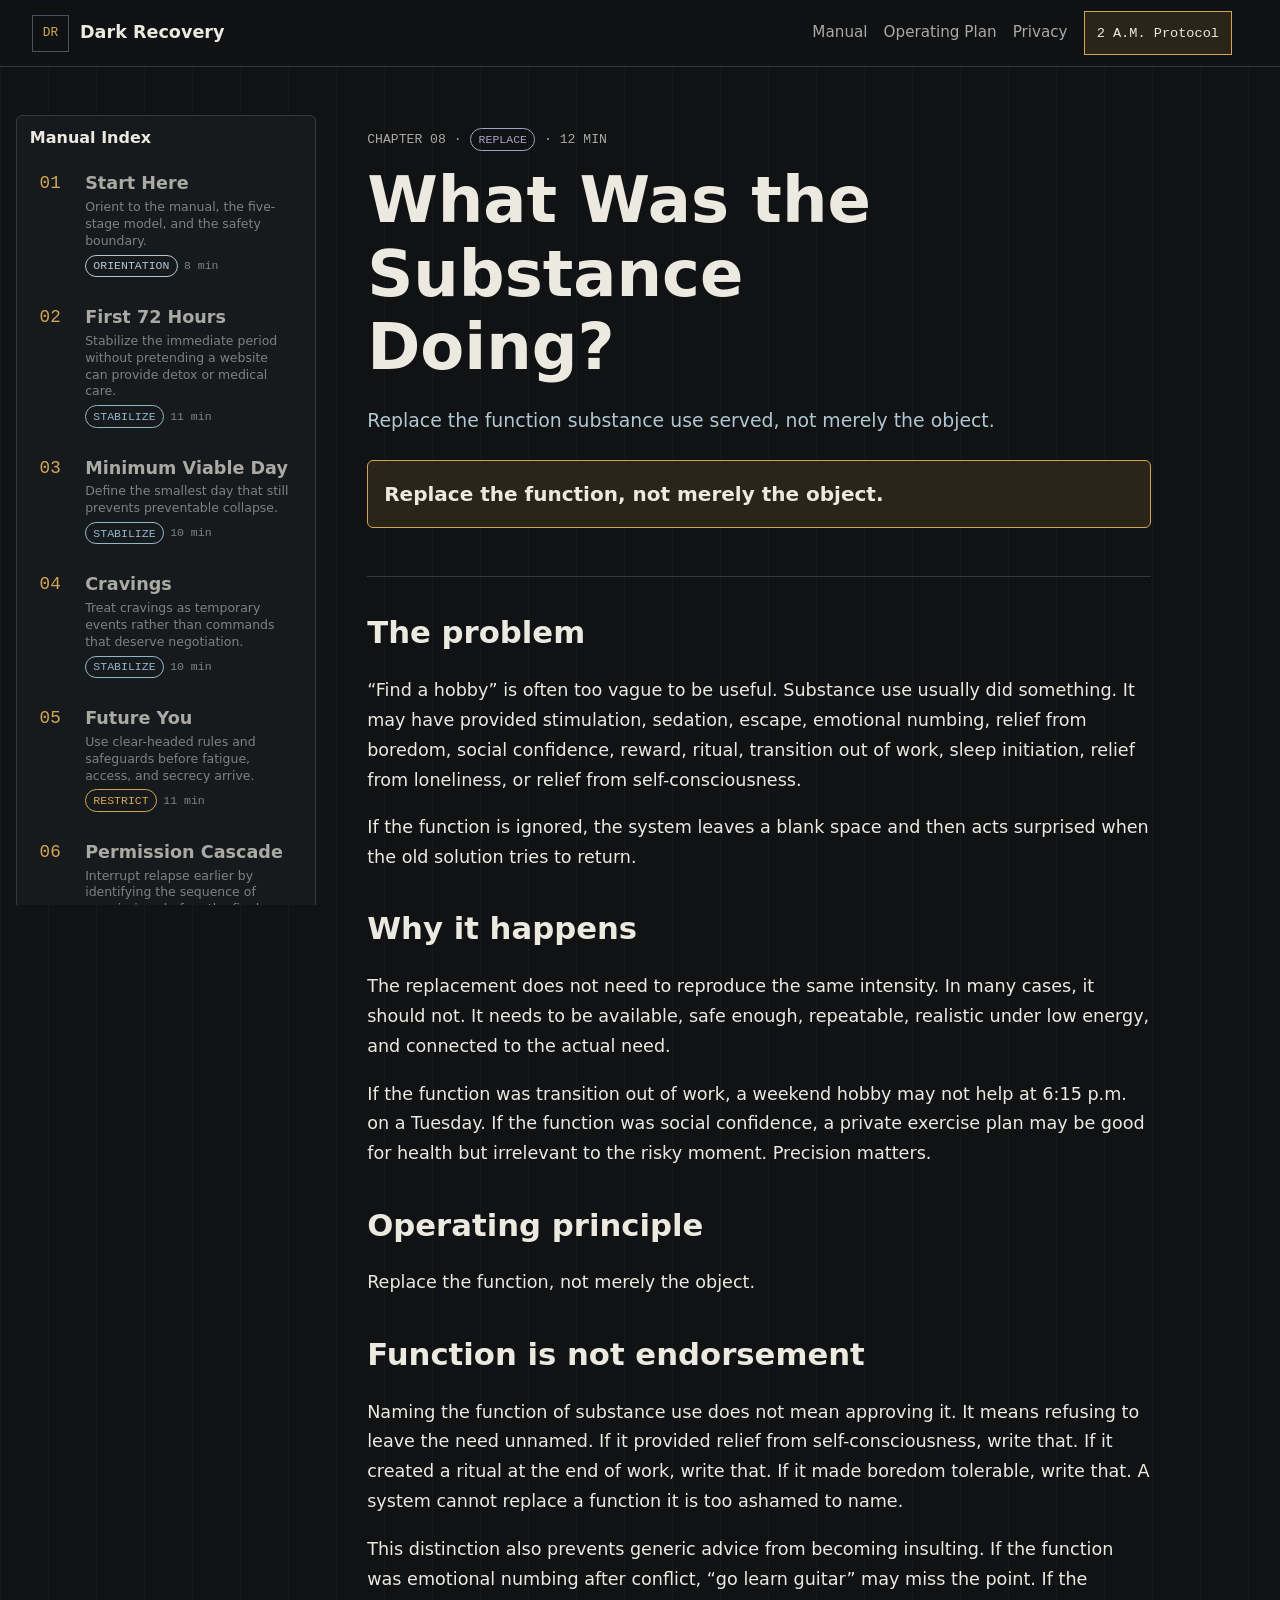
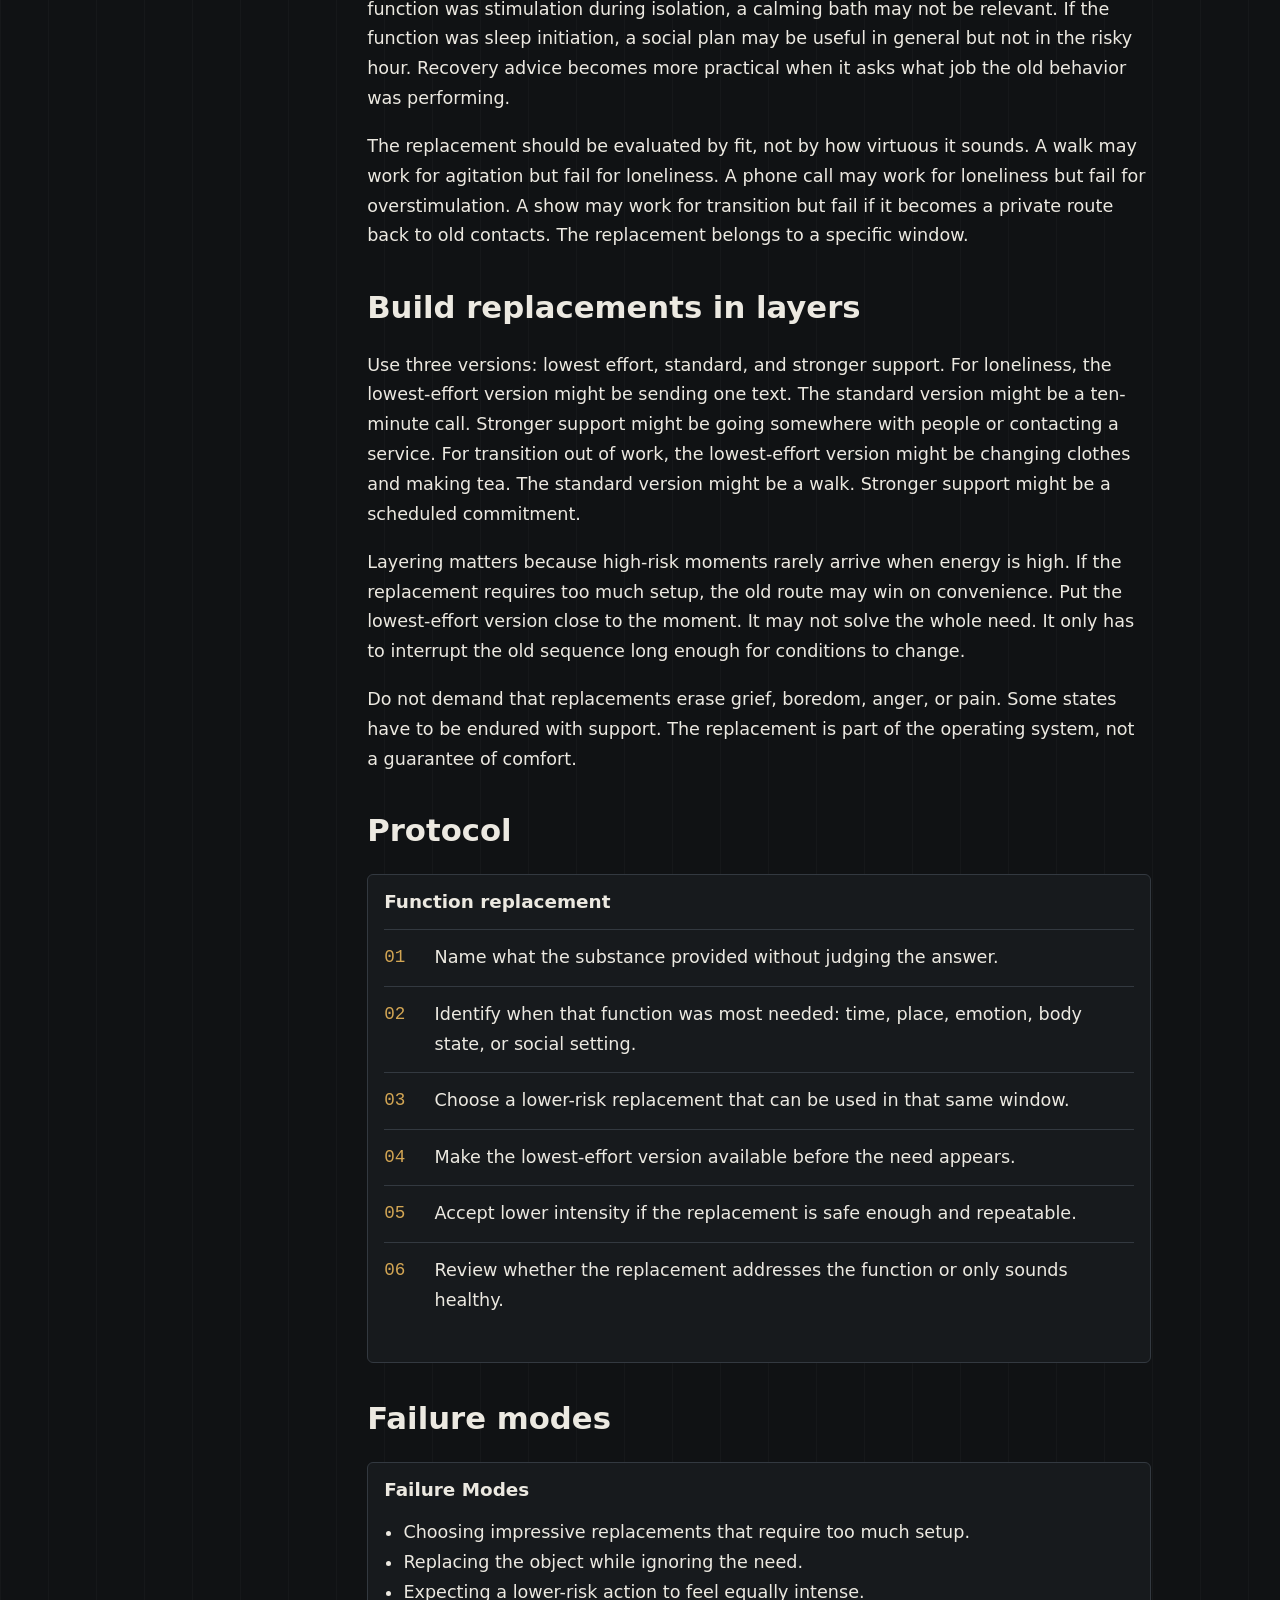
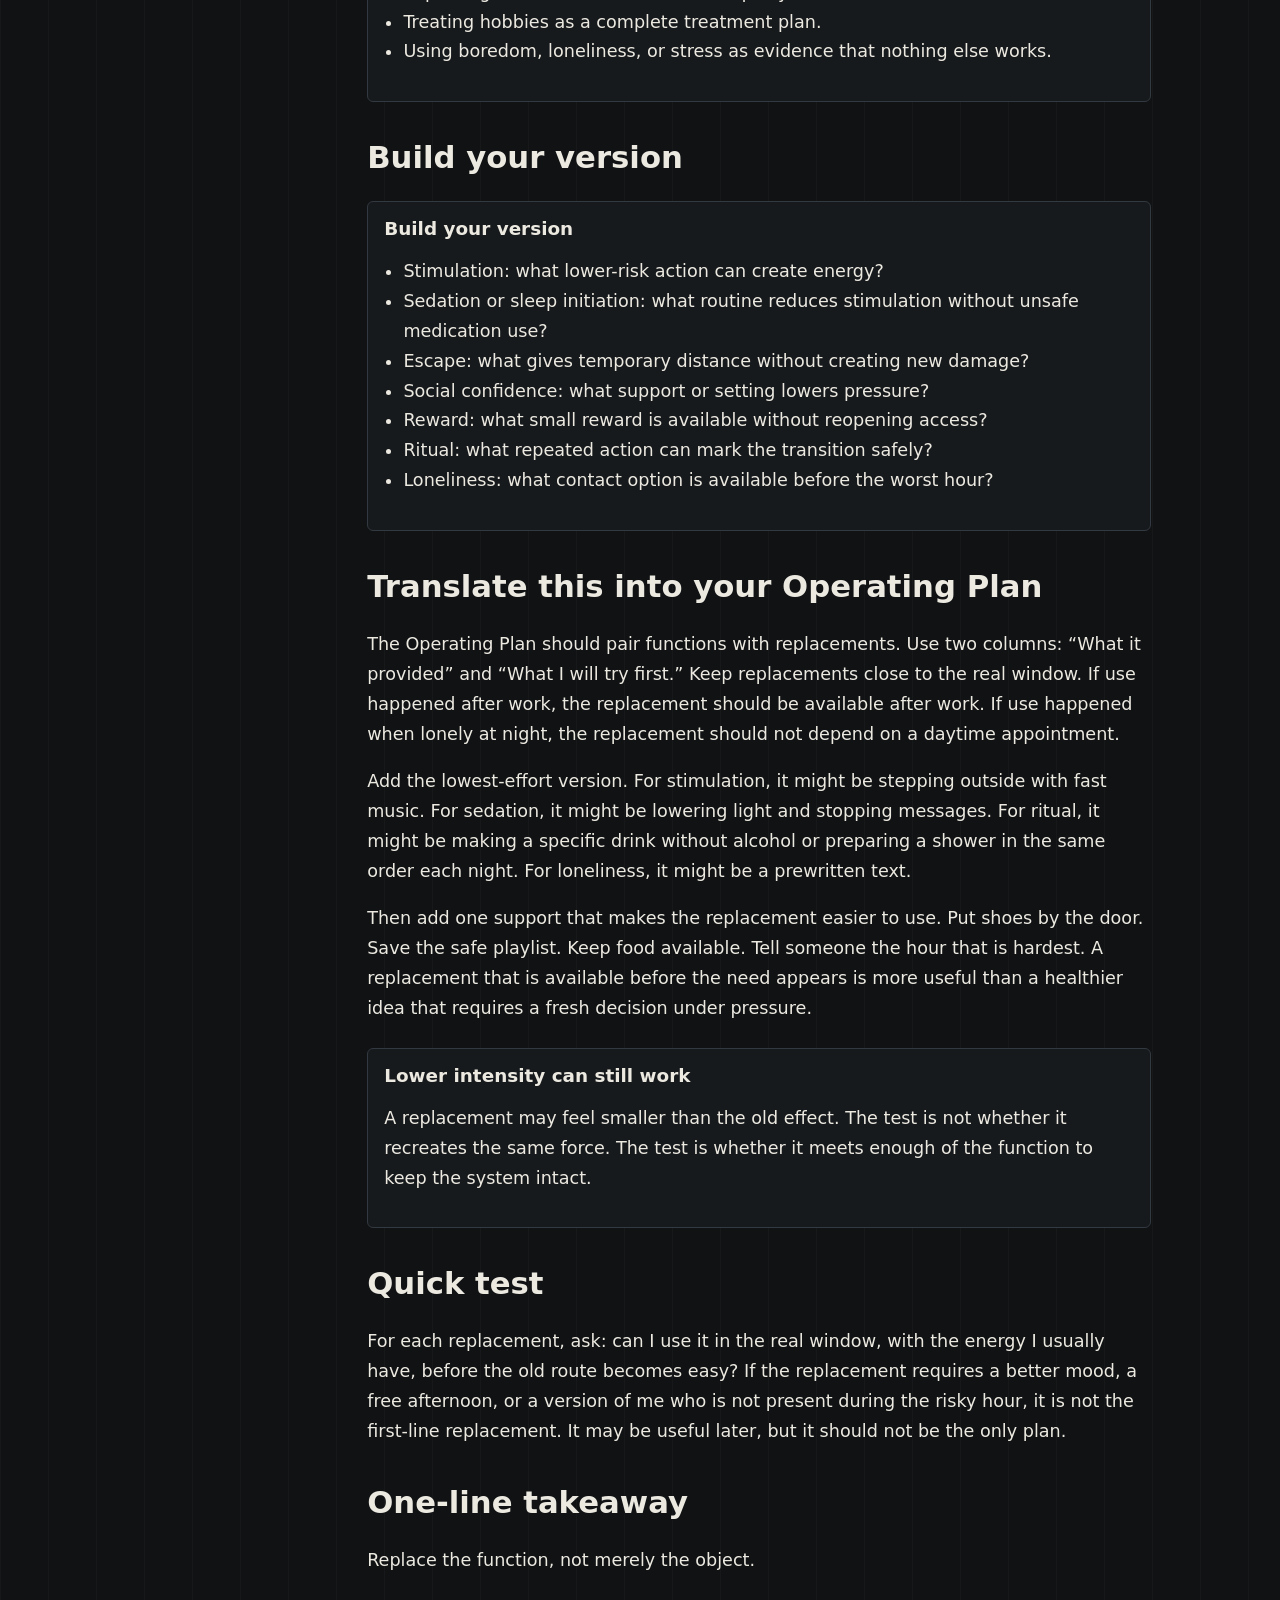
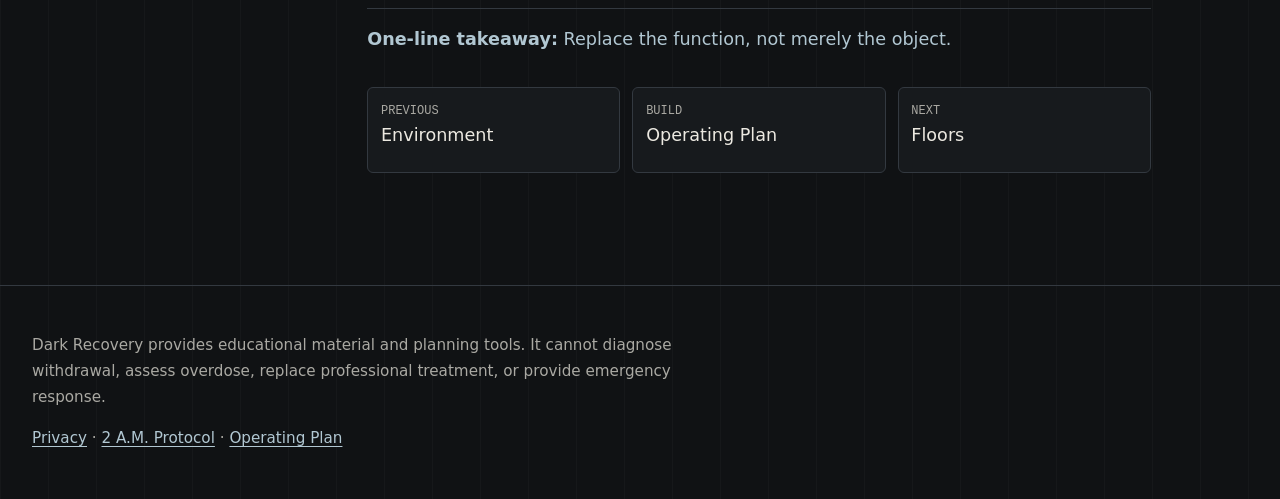
<file: what-was-the-substance-doing/index.html>
<!DOCTYPE html><html lang="en"><head><meta charset="utf-8"><meta name="viewport" content="width=device-width, initial-scale=1"><title>What Was the Substance Doing? — Dark Recovery</title><meta name="description" content="Replace the function substance use served, not merely the object."><link rel="canonical" href="https://darkrecovery.com/what-was-the-substance-doing/"><link rel="icon" href="/favicon.svg" type="image/svg+xml"><link rel="manifest" href="/site.webmanifest"><meta property="og:type" content="website"><meta property="og:site_name" content="Dark Recovery"><meta property="og:title" content="What Was the Substance Doing? — Dark Recovery"><meta property="og:description" content="Replace the function substance use served, not merely the object."><meta property="og:url" content="https://darkrecovery.com/what-was-the-substance-doing/"><meta property="og:image" content="https://darkrecovery.com/og-default.svg"><meta name="twitter:card" content="summary_large_image"><script type="application/ld+json">{"@context":"https://schema.org","@type":"WebSite","name":"Dark Recovery","url":"https://darkrecovery.com","description":"Replace the function substance use served, not merely the object."}</script><link rel="stylesheet" href="/assets/ManualIndex.Y-veWtyw.css"></head><body class="manual-page"><a class="skip-link" href="#main-content">Skip to main content</a><header class="site-header"><a class="wordmark" href="/" aria-label="Dark Recovery home"><span aria-hidden="true">DR</span><strong>Dark Recovery</strong></a><nav class="top-nav" aria-label="Primary"><a href="/#manual-index">Manual</a><a href="/operating-plan/">Operating Plan</a><a href="/privacy/">Privacy</a></nav><a class="emergency-access" href="/2am/" data-emergency-link>2 A.M. Protocol</a><button class="menu-button" type="button" data-menu-toggle aria-expanded="false" aria-controls="mobile-menu">Menu</button></header><div class="mobile-menu" id="mobile-menu" hidden data-mobile-menu><nav class="manual-index" aria-label="Manual index"><h2>Manual Index</h2><ol><li><a href="/"><span class="chapter-number">01</span><span><strong>Start Here</strong><small>Orient to the manual, the five-stage model, and the safety boundary.</small><span class="index-meta"><span class="stage-badge stage-orientation">Orientation</span> 8 min</span></span></a></li><li><a href="/first-72-hours/"><span class="chapter-number">02</span><span><strong>First 72 Hours</strong><small>Stabilize the immediate period without pretending a website can provide detox or medical care.</small><span class="index-meta"><span class="stage-badge stage-stabilize">Stabilize</span> 11 min</span></span></a></li><li><a href="/minimum-viable-day/"><span class="chapter-number">03</span><span><strong>Minimum Viable Day</strong><small>Define the smallest day that still prevents preventable collapse.</small><span class="index-meta"><span class="stage-badge stage-stabilize">Stabilize</span> 10 min</span></span></a></li><li><a href="/cravings-are-weather/"><span class="chapter-number">04</span><span><strong>Cravings</strong><small>Treat cravings as temporary events rather than commands that deserve negotiation.</small><span class="index-meta"><span class="stage-badge stage-stabilize">Stabilize</span> 10 min</span></span></a></li><li><a href="/do-not-trust-future-you/"><span class="chapter-number">05</span><span><strong>Future You</strong><small>Use clear-headed rules and safeguards before fatigue, access, and secrecy arrive.</small><span class="index-meta"><span class="stage-badge stage-restrict">Restrict</span> 11 min</span></span></a></li><li><a href="/permission-cascade/"><span class="chapter-number">06</span><span><strong>Permission Cascade</strong><small>Interrupt relapse earlier by identifying the sequence of permissions before the final action.</small><span class="index-meta"><span class="stage-badge stage-restrict">Restrict</span> 12 min</span></span></a></li><li><a href="/environment-beats-intention/"><span class="chapter-number">07</span><span><strong>Environment</strong><small>Change conditions so the wrong decision does not become effortless.</small><span class="index-meta"><span class="stage-badge stage-restrict">Restrict</span> 12 min</span></span></a></li><li><a href="/what-was-the-substance-doing/" aria-current="page"><span class="chapter-number">08</span><span><strong>Substance Function</strong><small>Replace the function substance use served, not merely the object.</small><span class="index-meta"><span class="stage-badge stage-replace">Replace</span> 12 min</span></span></a></li><li><a href="/floors-before-systems/"><span class="chapter-number">09</span><span><strong>Floors</strong><small>Avoid replacing substance use with an unsustainable reinvention campaign.</small><span class="index-meta"><span class="stage-badge stage-reinforce">Reinforce</span> 10 min</span></span></a></li><li><a href="/when-things-start-going-well/"><span class="chapter-number">10</span><span><strong>Going Well</strong><small>Maintain safeguards when success makes them feel embarrassing or unnecessary.</small><span class="index-meta"><span class="stage-badge stage-reinforce">Reinforce</span> 11 min</span></span></a></li><li><a href="/lapse-is-not-a-permission-slip/"><span class="chapter-number">11</span><span><strong>Lapse Response</strong><small>Stop one event from becoming an extended collapse.</small><span class="index-meta"><span class="stage-badge stage-repair">Repair</span> 12 min</span></span></a></li><li><a href="/operating-plan/"><span class="chapter-number">12</span><span><strong>Operating Plan</strong><small>Convert the manual into a private, printable browser-based plan.</small><span class="index-meta"><span class="stage-badge stage-reinforce">Reinforce</span> 12 min</span></span></a></li><li><a href="/2am/"><span class="chapter-number">13</span><span><strong>2 A.M. Protocol</strong><small>Immediate guidance when the full manual is too much to process.</small><span class="index-meta"><span class="stage-badge stage-repair">Repair</span> 6 min</span></span></a></li></ol></nav></div><main id="main-content"><div class="manual-shell"><aside class="manual-rail"><nav class="manual-index" aria-label="Manual index"><h2>Manual Index</h2><ol><li><a href="/"><span class="chapter-number">01</span><span><strong>Start Here</strong><small>Orient to the manual, the five-stage model, and the safety boundary.</small><span class="index-meta"><span class="stage-badge stage-orientation">Orientation</span> 8 min</span></span></a></li><li><a href="/first-72-hours/"><span class="chapter-number">02</span><span><strong>First 72 Hours</strong><small>Stabilize the immediate period without pretending a website can provide detox or medical care.</small><span class="index-meta"><span class="stage-badge stage-stabilize">Stabilize</span> 11 min</span></span></a></li><li><a href="/minimum-viable-day/"><span class="chapter-number">03</span><span><strong>Minimum Viable Day</strong><small>Define the smallest day that still prevents preventable collapse.</small><span class="index-meta"><span class="stage-badge stage-stabilize">Stabilize</span> 10 min</span></span></a></li><li><a href="/cravings-are-weather/"><span class="chapter-number">04</span><span><strong>Cravings</strong><small>Treat cravings as temporary events rather than commands that deserve negotiation.</small><span class="index-meta"><span class="stage-badge stage-stabilize">Stabilize</span> 10 min</span></span></a></li><li><a href="/do-not-trust-future-you/"><span class="chapter-number">05</span><span><strong>Future You</strong><small>Use clear-headed rules and safeguards before fatigue, access, and secrecy arrive.</small><span class="index-meta"><span class="stage-badge stage-restrict">Restrict</span> 11 min</span></span></a></li><li><a href="/permission-cascade/"><span class="chapter-number">06</span><span><strong>Permission Cascade</strong><small>Interrupt relapse earlier by identifying the sequence of permissions before the final action.</small><span class="index-meta"><span class="stage-badge stage-restrict">Restrict</span> 12 min</span></span></a></li><li><a href="/environment-beats-intention/"><span class="chapter-number">07</span><span><strong>Environment</strong><small>Change conditions so the wrong decision does not become effortless.</small><span class="index-meta"><span class="stage-badge stage-restrict">Restrict</span> 12 min</span></span></a></li><li><a href="/what-was-the-substance-doing/" aria-current="page"><span class="chapter-number">08</span><span><strong>Substance Function</strong><small>Replace the function substance use served, not merely the object.</small><span class="index-meta"><span class="stage-badge stage-replace">Replace</span> 12 min</span></span></a></li><li><a href="/floors-before-systems/"><span class="chapter-number">09</span><span><strong>Floors</strong><small>Avoid replacing substance use with an unsustainable reinvention campaign.</small><span class="index-meta"><span class="stage-badge stage-reinforce">Reinforce</span> 10 min</span></span></a></li><li><a href="/when-things-start-going-well/"><span class="chapter-number">10</span><span><strong>Going Well</strong><small>Maintain safeguards when success makes them feel embarrassing or unnecessary.</small><span class="index-meta"><span class="stage-badge stage-reinforce">Reinforce</span> 11 min</span></span></a></li><li><a href="/lapse-is-not-a-permission-slip/"><span class="chapter-number">11</span><span><strong>Lapse Response</strong><small>Stop one event from becoming an extended collapse.</small><span class="index-meta"><span class="stage-badge stage-repair">Repair</span> 12 min</span></span></a></li><li><a href="/operating-plan/"><span class="chapter-number">12</span><span><strong>Operating Plan</strong><small>Convert the manual into a private, printable browser-based plan.</small><span class="index-meta"><span class="stage-badge stage-reinforce">Reinforce</span> 12 min</span></span></a></li><li><a href="/2am/"><span class="chapter-number">13</span><span><strong>2 A.M. Protocol</strong><small>Immediate guidance when the full manual is too much to process.</small><span class="index-meta"><span class="stage-badge stage-repair">Repair</span> 6 min</span></span></a></li></ol></nav></aside><article class="reading-column"><header class="chapter-header"><p class="chapter-kicker">Chapter 08 · <span class="stage-badge stage-replace">Replace</span> · 12 min</p><h1>What Was the Substance Doing?</h1><p class="summary">Replace the function substance use served, not merely the object.</p><aside class="principle" aria-label="Operating principle"><p>Replace the function, not merely the object.</p></aside></header><h2 id="the-problem">The problem</h2>
<p>“Find a hobby” is often too vague to be useful. Substance use usually did something. It may have provided stimulation, sedation, escape, emotional numbing, relief from boredom, social confidence, reward, ritual, transition out of work, sleep initiation, relief from loneliness, or relief from self-consciousness.</p>
<p>If the function is ignored, the system leaves a blank space and then acts surprised when the old solution tries to return.</p>
<h2 id="why-it-happens">Why it happens</h2>
<p>The replacement does not need to reproduce the same intensity. In many cases, it should not. It needs to be available, safe enough, repeatable, realistic under low energy, and connected to the actual need.</p>
<p>If the function was transition out of work, a weekend hobby may not help at 6:15 p.m. on a Tuesday. If the function was social confidence, a private exercise plan may be good for health but irrelevant to the risky moment. Precision matters.</p>
<h2 id="operating-principle">Operating principle</h2>
<p>Replace the function, not merely the object.</p>
<h2 id="function-is-not-endorsement">Function is not endorsement</h2>
<p>Naming the function of substance use does not mean approving it. It means refusing to leave the need unnamed. If it provided relief from self-consciousness, write that. If it created a ritual at the end of work, write that. If it made boredom tolerable, write that. A system cannot replace a function it is too ashamed to name.</p>
<p>This distinction also prevents generic advice from becoming insulting. If the function was emotional numbing after conflict, “go learn guitar” may miss the point. If the function was stimulation during isolation, a calming bath may not be relevant. If the function was sleep initiation, a social plan may be useful in general but not in the risky hour. Recovery advice becomes more practical when it asks what job the old behavior was performing.</p>
<p>The replacement should be evaluated by fit, not by how virtuous it sounds. A walk may work for agitation but fail for loneliness. A phone call may work for loneliness but fail for overstimulation. A show may work for transition but fail if it becomes a private route back to old contacts. The replacement belongs to a specific window.</p>
<h2 id="build-replacements-in-layers">Build replacements in layers</h2>
<p>Use three versions: lowest effort, standard, and stronger support. For loneliness, the lowest-effort version might be sending one text. The standard version might be a ten-minute call. Stronger support might be going somewhere with people or contacting a service. For transition out of work, the lowest-effort version might be changing clothes and making tea. The standard version might be a walk. Stronger support might be a scheduled commitment.</p>
<p>Layering matters because high-risk moments rarely arrive when energy is high. If the replacement requires too much setup, the old route may win on convenience. Put the lowest-effort version close to the moment. It may not solve the whole need. It only has to interrupt the old sequence long enough for conditions to change.</p>
<p>Do not demand that replacements erase grief, boredom, anger, or pain. Some states have to be endured with support. The replacement is part of the operating system, not a guarantee of comfort.</p>
<h2 id="protocol">Protocol</h2>
<section class="protocol" aria-labelledby="function-replacement-protocol"><h2 id="function-replacement-protocol">Function replacement</h2><ol><li>Name what the substance provided without judging the answer.</li><li>Identify when that function was most needed: time, place, emotion, body state, or social setting.</li><li>Choose a lower-risk replacement that can be used in that same window.</li><li>Make the lowest-effort version available before the need appears.</li><li>Accept lower intensity if the replacement is safe enough and repeatable.</li><li>Review whether the replacement addresses the function or only sounds healthy.</li></ol></section>
<h2 id="failure-modes">Failure modes</h2>
<section class="failure-modes"><h2>Failure Modes</h2><ul><li>Choosing impressive replacements that require too much setup.</li><li>Replacing the object while ignoring the need.</li><li>Expecting a lower-risk action to feel equally intense.</li><li>Treating hobbies as a complete treatment plan.</li><li>Using boredom, loneliness, or stress as evidence that nothing else works.</li></ul></section>
<h2 id="build-your-version">Build your version</h2>
<section class="worksheet" aria-labelledby="build-your-version-worksheet"><h2 id="build-your-version-worksheet">Build your version</h2><ul><li>Stimulation: what lower-risk action can create energy?</li><li>Sedation or sleep initiation: what routine reduces stimulation without unsafe medication use?</li><li>Escape: what gives temporary distance without creating new damage?</li><li>Social confidence: what support or setting lowers pressure?</li><li>Reward: what small reward is available without reopening access?</li><li>Ritual: what repeated action can mark the transition safely?</li><li>Loneliness: what contact option is available before the worst hour?</li></ul></section>
<h2 id="translate-this-into-your-operating-plan">Translate this into your Operating Plan</h2>
<p>The Operating Plan should pair functions with replacements. Use two columns: “What it provided” and “What I will try first.” Keep replacements close to the real window. If use happened after work, the replacement should be available after work. If use happened when lonely at night, the replacement should not depend on a daytime appointment.</p>
<p>Add the lowest-effort version. For stimulation, it might be stepping outside with fast music. For sedation, it might be lowering light and stopping messages. For ritual, it might be making a specific drink without alcohol or preparing a shower in the same order each night. For loneliness, it might be a prewritten text.</p>
<p>Then add one support that makes the replacement easier to use. Put shoes by the door. Save the safe playlist. Keep food available. Tell someone the hour that is hardest. A replacement that is available before the need appears is more useful than a healthier idea that requires a fresh decision under pressure.</p>
<aside class="system-note"><h2>Lower intensity can still work</h2><p>A replacement may feel smaller than the old effect. The test is not whether it recreates the same force. The test is whether it meets enough of the function to keep the system intact.</p></aside>
<h2 id="quick-test">Quick test</h2>
<p>For each replacement, ask: can I use it in the real window, with the energy I usually have, before the old route becomes easy? If the replacement requires a better mood, a free afternoon, or a version of me who is not present during the risky hour, it is not the first-line replacement. It may be useful later, but it should not be the only plan.</p>
<h2 id="one-line-takeaway">One-line takeaway</h2>
<p>Replace the function, not merely the object.</p><p class="takeaway"><strong>One-line takeaway:</strong> Replace the function, not merely the object.</p><nav class="chapter-nav" aria-label="Chapter navigation"><div><a href="/environment-beats-intention/"><span>Previous</span>Environment</a></div><div><a href="/operating-plan/"><span>Build</span>Operating Plan</a></div><div><a href="/floors-before-systems/"><span>Next</span>Floors</a></div></nav></article></div></main><footer class="site-footer"><p>Dark Recovery provides educational material and planning tools. It cannot diagnose withdrawal, assess overdose, replace professional treatment, or provide emergency response.</p><p><a href="/privacy/">Privacy</a> · <a href="/2am/">2 A.M. Protocol</a> · <a href="/operating-plan/">Operating Plan</a></p></footer><script type="module">var e=document.querySelector(`[data-menu-toggle]`),t=document.querySelector(`[data-mobile-menu]`),n=null;function r(){!t||!e||(t.hidden=!0,e.setAttribute(`aria-expanded`,`false`),document.body.classList.remove(`menu-open`),n?.focus())}function i(){!t||!e||(n=document.activeElement instanceof HTMLElement?document.activeElement:null,t.hidden=!1,e.setAttribute(`aria-expanded`,`true`),document.body.classList.add(`menu-open`),t.querySelector(`a, button`)?.focus())}e?.addEventListener(`click`,()=>{t&&(t.hidden?i():r())}),t?.addEventListener(`click`,e=>{e.target.closest(`a`)&&r()}),document.addEventListener(`keydown`,e=>{e.key===`Escape`&&r()});</script></body></html>
</file>
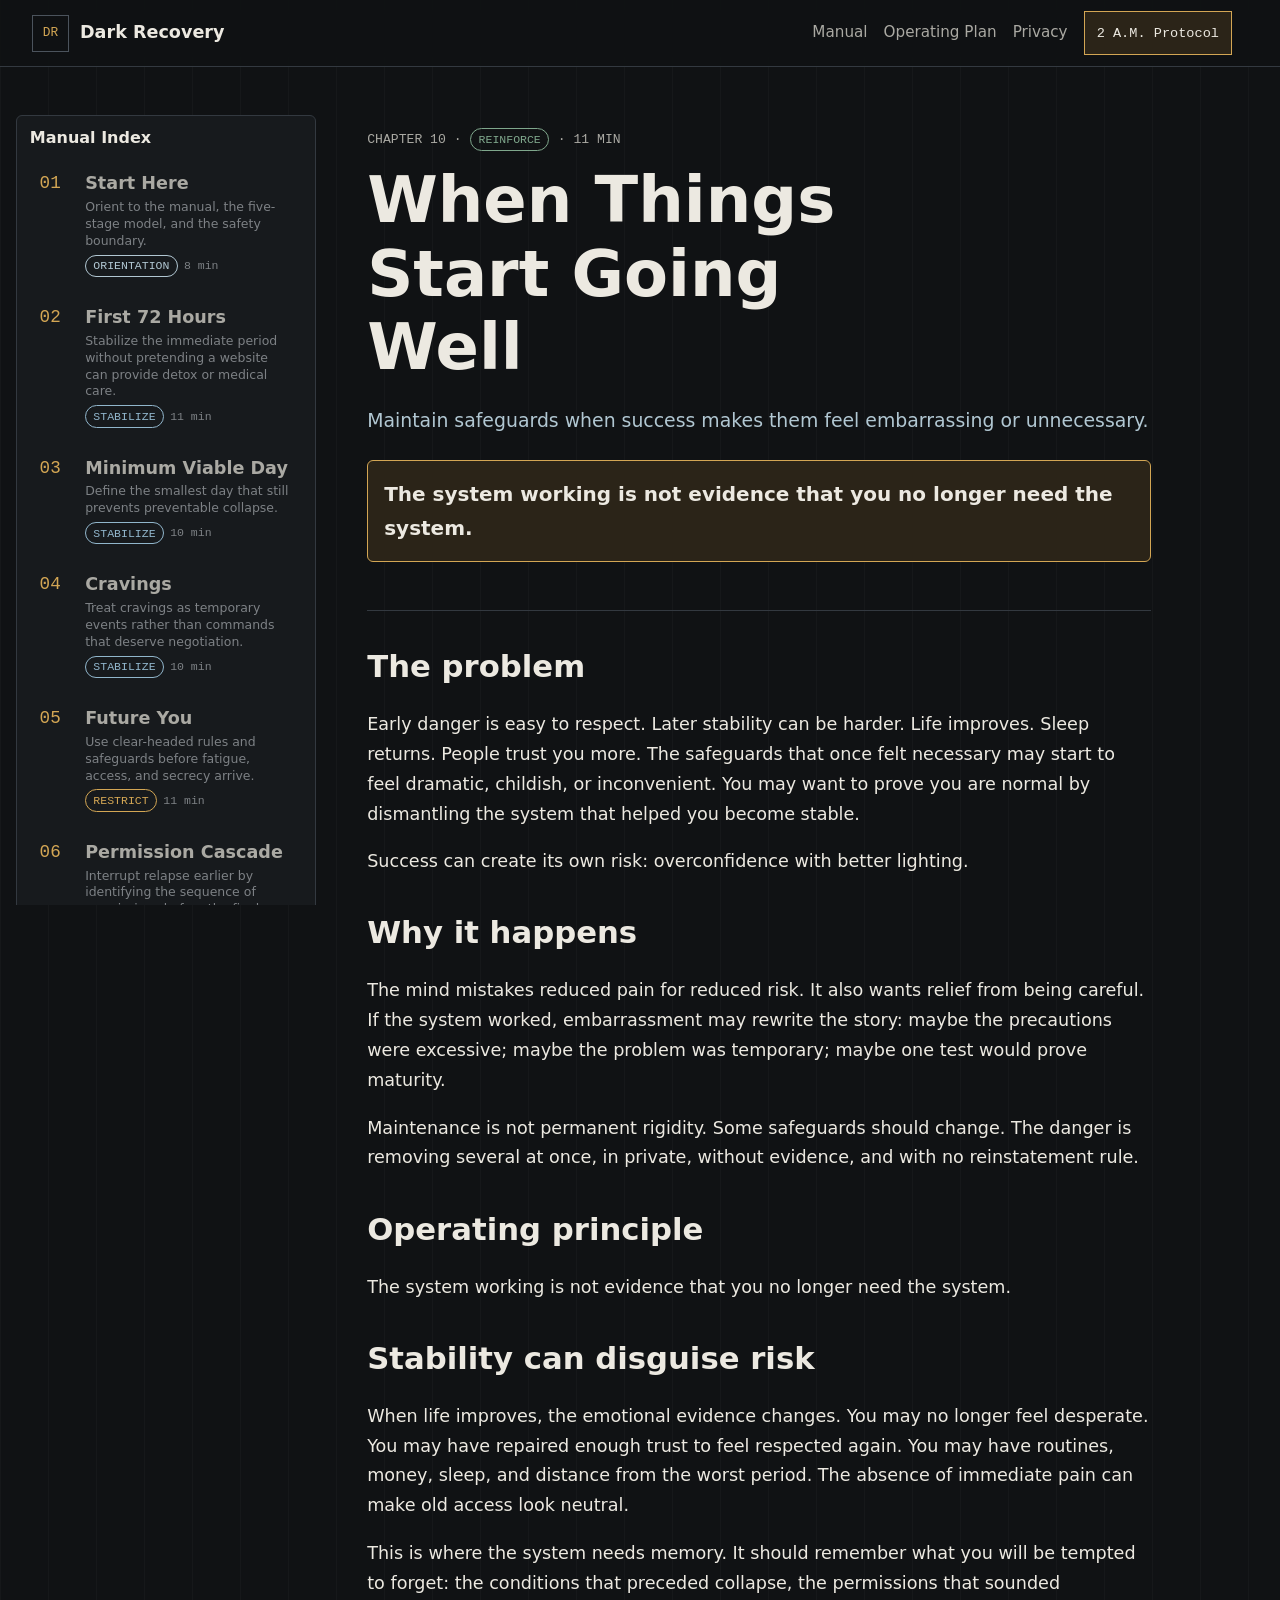
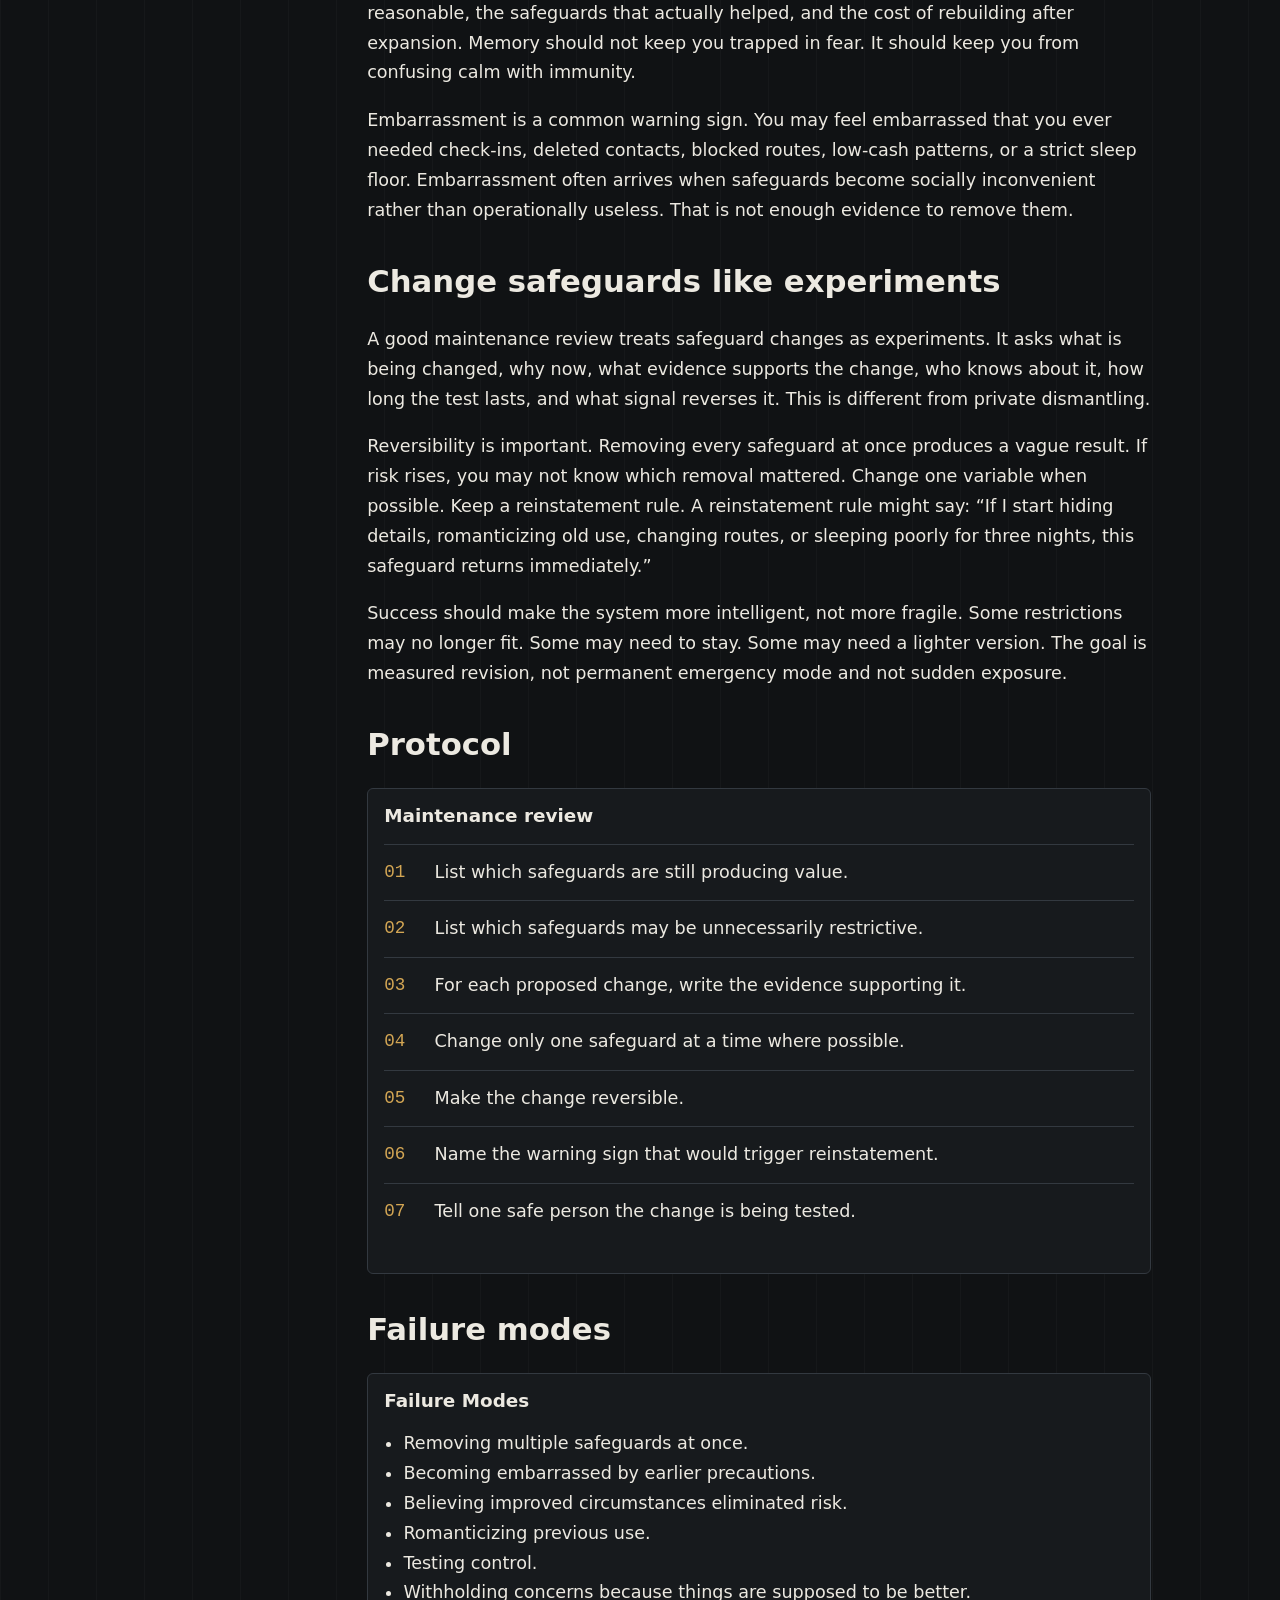
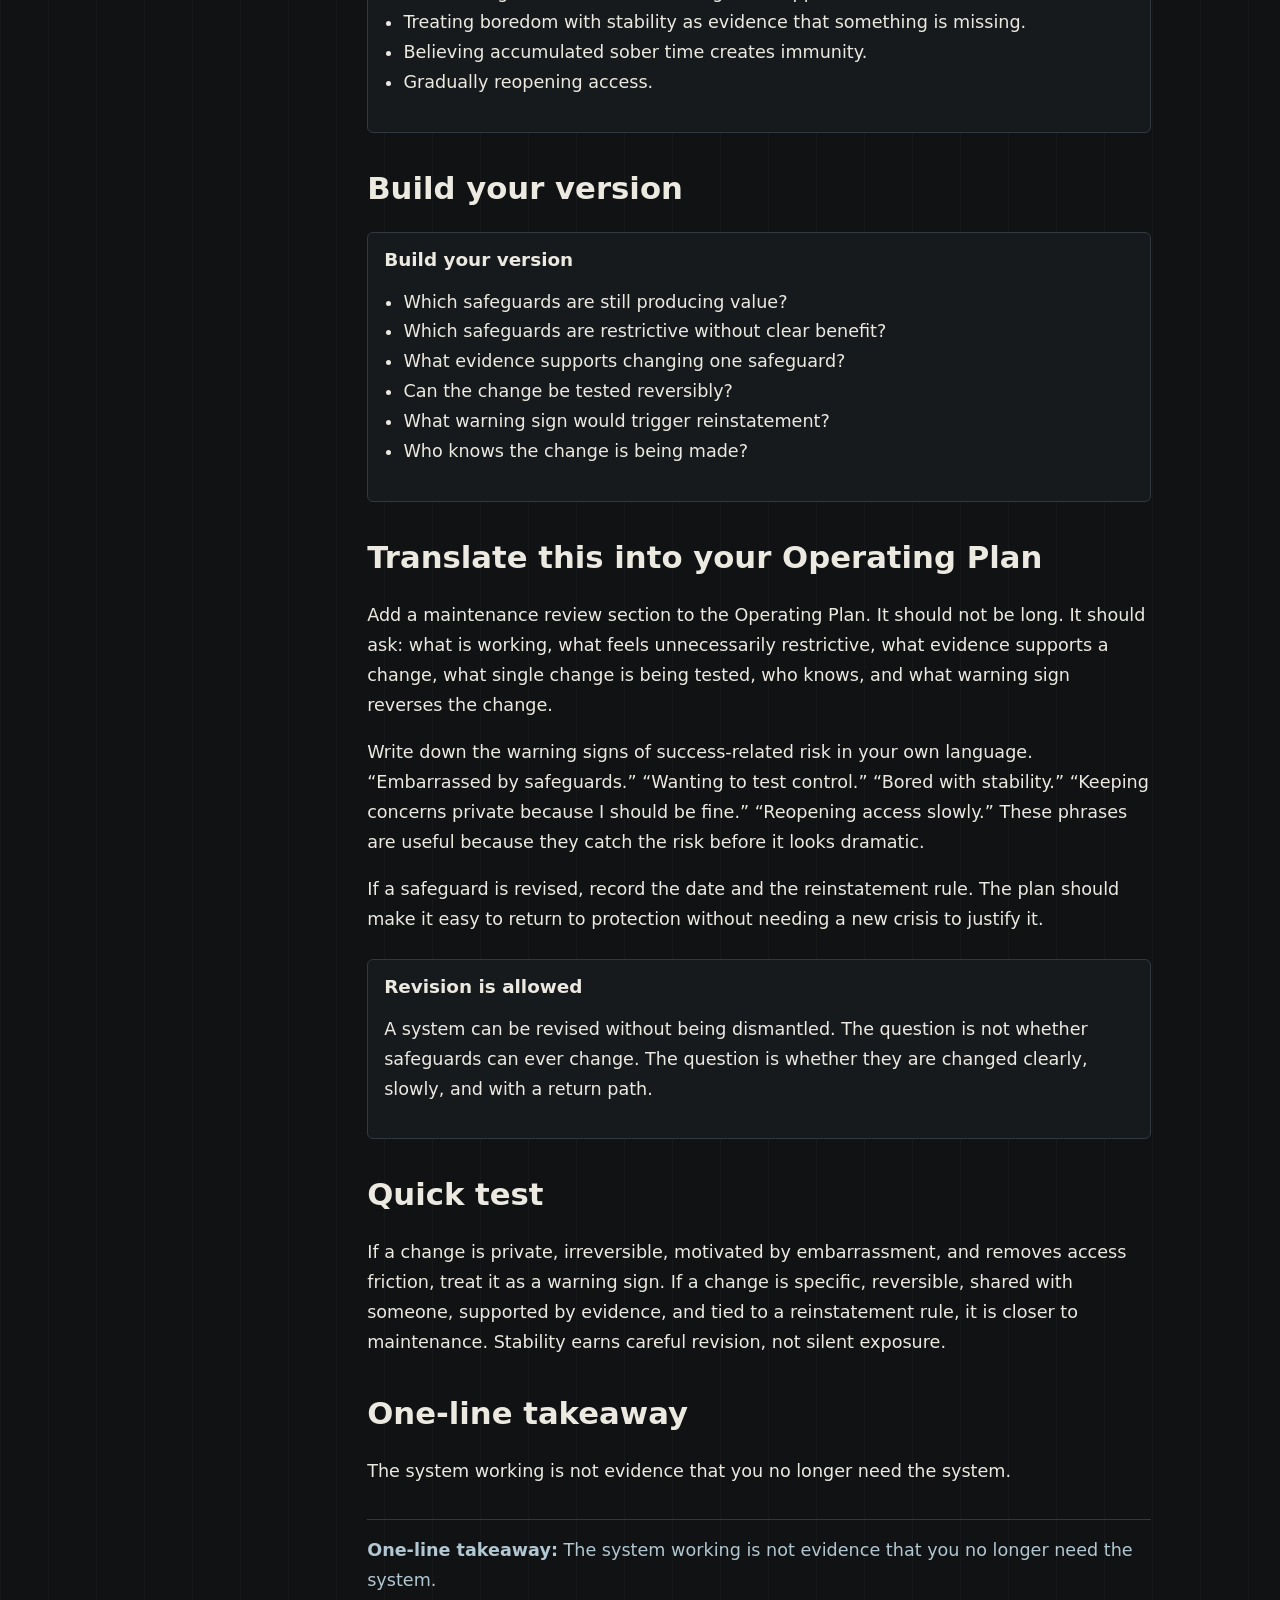
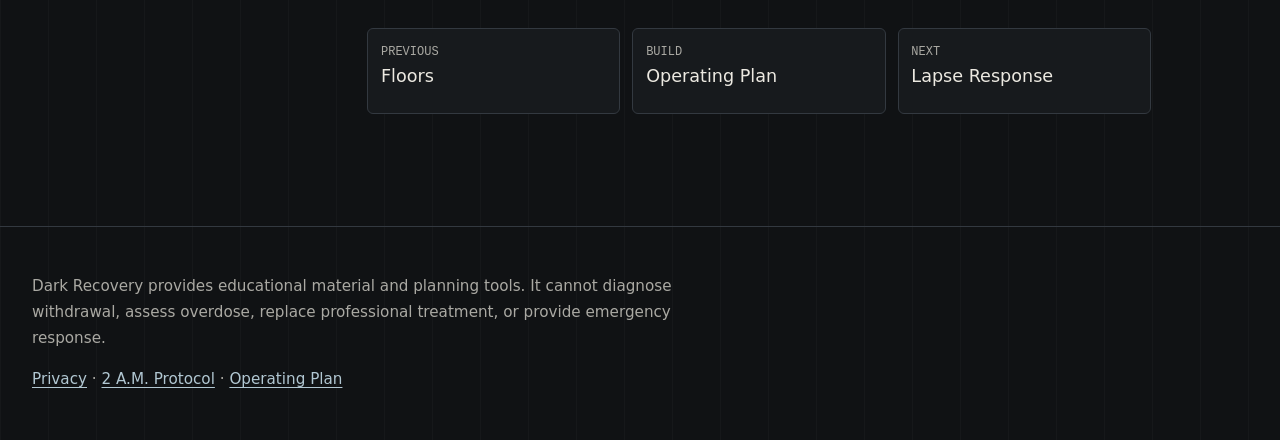
<file: when-things-start-going-well/index.html>
<!DOCTYPE html><html lang="en"><head><meta charset="utf-8"><meta name="viewport" content="width=device-width, initial-scale=1"><title>When Things Start Going Well — Dark Recovery</title><meta name="description" content="Maintain safeguards when success makes them feel embarrassing or unnecessary."><link rel="canonical" href="https://darkrecovery.com/when-things-start-going-well/"><link rel="icon" href="/favicon.svg" type="image/svg+xml"><link rel="manifest" href="/site.webmanifest"><meta property="og:type" content="website"><meta property="og:site_name" content="Dark Recovery"><meta property="og:title" content="When Things Start Going Well — Dark Recovery"><meta property="og:description" content="Maintain safeguards when success makes them feel embarrassing or unnecessary."><meta property="og:url" content="https://darkrecovery.com/when-things-start-going-well/"><meta property="og:image" content="https://darkrecovery.com/og-default.svg"><meta name="twitter:card" content="summary_large_image"><script type="application/ld+json">{"@context":"https://schema.org","@type":"WebSite","name":"Dark Recovery","url":"https://darkrecovery.com","description":"Maintain safeguards when success makes them feel embarrassing or unnecessary."}</script><link rel="stylesheet" href="/assets/ManualIndex.Y-veWtyw.css"></head><body class="manual-page"><a class="skip-link" href="#main-content">Skip to main content</a><header class="site-header"><a class="wordmark" href="/" aria-label="Dark Recovery home"><span aria-hidden="true">DR</span><strong>Dark Recovery</strong></a><nav class="top-nav" aria-label="Primary"><a href="/#manual-index">Manual</a><a href="/operating-plan/">Operating Plan</a><a href="/privacy/">Privacy</a></nav><a class="emergency-access" href="/2am/" data-emergency-link>2 A.M. Protocol</a><button class="menu-button" type="button" data-menu-toggle aria-expanded="false" aria-controls="mobile-menu">Menu</button></header><div class="mobile-menu" id="mobile-menu" hidden data-mobile-menu><nav class="manual-index" aria-label="Manual index"><h2>Manual Index</h2><ol><li><a href="/"><span class="chapter-number">01</span><span><strong>Start Here</strong><small>Orient to the manual, the five-stage model, and the safety boundary.</small><span class="index-meta"><span class="stage-badge stage-orientation">Orientation</span> 8 min</span></span></a></li><li><a href="/first-72-hours/"><span class="chapter-number">02</span><span><strong>First 72 Hours</strong><small>Stabilize the immediate period without pretending a website can provide detox or medical care.</small><span class="index-meta"><span class="stage-badge stage-stabilize">Stabilize</span> 11 min</span></span></a></li><li><a href="/minimum-viable-day/"><span class="chapter-number">03</span><span><strong>Minimum Viable Day</strong><small>Define the smallest day that still prevents preventable collapse.</small><span class="index-meta"><span class="stage-badge stage-stabilize">Stabilize</span> 10 min</span></span></a></li><li><a href="/cravings-are-weather/"><span class="chapter-number">04</span><span><strong>Cravings</strong><small>Treat cravings as temporary events rather than commands that deserve negotiation.</small><span class="index-meta"><span class="stage-badge stage-stabilize">Stabilize</span> 10 min</span></span></a></li><li><a href="/do-not-trust-future-you/"><span class="chapter-number">05</span><span><strong>Future You</strong><small>Use clear-headed rules and safeguards before fatigue, access, and secrecy arrive.</small><span class="index-meta"><span class="stage-badge stage-restrict">Restrict</span> 11 min</span></span></a></li><li><a href="/permission-cascade/"><span class="chapter-number">06</span><span><strong>Permission Cascade</strong><small>Interrupt relapse earlier by identifying the sequence of permissions before the final action.</small><span class="index-meta"><span class="stage-badge stage-restrict">Restrict</span> 12 min</span></span></a></li><li><a href="/environment-beats-intention/"><span class="chapter-number">07</span><span><strong>Environment</strong><small>Change conditions so the wrong decision does not become effortless.</small><span class="index-meta"><span class="stage-badge stage-restrict">Restrict</span> 12 min</span></span></a></li><li><a href="/what-was-the-substance-doing/"><span class="chapter-number">08</span><span><strong>Substance Function</strong><small>Replace the function substance use served, not merely the object.</small><span class="index-meta"><span class="stage-badge stage-replace">Replace</span> 12 min</span></span></a></li><li><a href="/floors-before-systems/"><span class="chapter-number">09</span><span><strong>Floors</strong><small>Avoid replacing substance use with an unsustainable reinvention campaign.</small><span class="index-meta"><span class="stage-badge stage-reinforce">Reinforce</span> 10 min</span></span></a></li><li><a href="/when-things-start-going-well/" aria-current="page"><span class="chapter-number">10</span><span><strong>Going Well</strong><small>Maintain safeguards when success makes them feel embarrassing or unnecessary.</small><span class="index-meta"><span class="stage-badge stage-reinforce">Reinforce</span> 11 min</span></span></a></li><li><a href="/lapse-is-not-a-permission-slip/"><span class="chapter-number">11</span><span><strong>Lapse Response</strong><small>Stop one event from becoming an extended collapse.</small><span class="index-meta"><span class="stage-badge stage-repair">Repair</span> 12 min</span></span></a></li><li><a href="/operating-plan/"><span class="chapter-number">12</span><span><strong>Operating Plan</strong><small>Convert the manual into a private, printable browser-based plan.</small><span class="index-meta"><span class="stage-badge stage-reinforce">Reinforce</span> 12 min</span></span></a></li><li><a href="/2am/"><span class="chapter-number">13</span><span><strong>2 A.M. Protocol</strong><small>Immediate guidance when the full manual is too much to process.</small><span class="index-meta"><span class="stage-badge stage-repair">Repair</span> 6 min</span></span></a></li></ol></nav></div><main id="main-content"><div class="manual-shell"><aside class="manual-rail"><nav class="manual-index" aria-label="Manual index"><h2>Manual Index</h2><ol><li><a href="/"><span class="chapter-number">01</span><span><strong>Start Here</strong><small>Orient to the manual, the five-stage model, and the safety boundary.</small><span class="index-meta"><span class="stage-badge stage-orientation">Orientation</span> 8 min</span></span></a></li><li><a href="/first-72-hours/"><span class="chapter-number">02</span><span><strong>First 72 Hours</strong><small>Stabilize the immediate period without pretending a website can provide detox or medical care.</small><span class="index-meta"><span class="stage-badge stage-stabilize">Stabilize</span> 11 min</span></span></a></li><li><a href="/minimum-viable-day/"><span class="chapter-number">03</span><span><strong>Minimum Viable Day</strong><small>Define the smallest day that still prevents preventable collapse.</small><span class="index-meta"><span class="stage-badge stage-stabilize">Stabilize</span> 10 min</span></span></a></li><li><a href="/cravings-are-weather/"><span class="chapter-number">04</span><span><strong>Cravings</strong><small>Treat cravings as temporary events rather than commands that deserve negotiation.</small><span class="index-meta"><span class="stage-badge stage-stabilize">Stabilize</span> 10 min</span></span></a></li><li><a href="/do-not-trust-future-you/"><span class="chapter-number">05</span><span><strong>Future You</strong><small>Use clear-headed rules and safeguards before fatigue, access, and secrecy arrive.</small><span class="index-meta"><span class="stage-badge stage-restrict">Restrict</span> 11 min</span></span></a></li><li><a href="/permission-cascade/"><span class="chapter-number">06</span><span><strong>Permission Cascade</strong><small>Interrupt relapse earlier by identifying the sequence of permissions before the final action.</small><span class="index-meta"><span class="stage-badge stage-restrict">Restrict</span> 12 min</span></span></a></li><li><a href="/environment-beats-intention/"><span class="chapter-number">07</span><span><strong>Environment</strong><small>Change conditions so the wrong decision does not become effortless.</small><span class="index-meta"><span class="stage-badge stage-restrict">Restrict</span> 12 min</span></span></a></li><li><a href="/what-was-the-substance-doing/"><span class="chapter-number">08</span><span><strong>Substance Function</strong><small>Replace the function substance use served, not merely the object.</small><span class="index-meta"><span class="stage-badge stage-replace">Replace</span> 12 min</span></span></a></li><li><a href="/floors-before-systems/"><span class="chapter-number">09</span><span><strong>Floors</strong><small>Avoid replacing substance use with an unsustainable reinvention campaign.</small><span class="index-meta"><span class="stage-badge stage-reinforce">Reinforce</span> 10 min</span></span></a></li><li><a href="/when-things-start-going-well/" aria-current="page"><span class="chapter-number">10</span><span><strong>Going Well</strong><small>Maintain safeguards when success makes them feel embarrassing or unnecessary.</small><span class="index-meta"><span class="stage-badge stage-reinforce">Reinforce</span> 11 min</span></span></a></li><li><a href="/lapse-is-not-a-permission-slip/"><span class="chapter-number">11</span><span><strong>Lapse Response</strong><small>Stop one event from becoming an extended collapse.</small><span class="index-meta"><span class="stage-badge stage-repair">Repair</span> 12 min</span></span></a></li><li><a href="/operating-plan/"><span class="chapter-number">12</span><span><strong>Operating Plan</strong><small>Convert the manual into a private, printable browser-based plan.</small><span class="index-meta"><span class="stage-badge stage-reinforce">Reinforce</span> 12 min</span></span></a></li><li><a href="/2am/"><span class="chapter-number">13</span><span><strong>2 A.M. Protocol</strong><small>Immediate guidance when the full manual is too much to process.</small><span class="index-meta"><span class="stage-badge stage-repair">Repair</span> 6 min</span></span></a></li></ol></nav></aside><article class="reading-column"><header class="chapter-header"><p class="chapter-kicker">Chapter 10 · <span class="stage-badge stage-reinforce">Reinforce</span> · 11 min</p><h1>When Things Start Going Well</h1><p class="summary">Maintain safeguards when success makes them feel embarrassing or unnecessary.</p><aside class="principle" aria-label="Operating principle"><p>The system working is not evidence that you no longer need the system.</p></aside></header><h2 id="the-problem">The problem</h2>
<p>Early danger is easy to respect. Later stability can be harder. Life improves. Sleep returns. People trust you more. The safeguards that once felt necessary may start to feel dramatic, childish, or inconvenient. You may want to prove you are normal by dismantling the system that helped you become stable.</p>
<p>Success can create its own risk: overconfidence with better lighting.</p>
<h2 id="why-it-happens">Why it happens</h2>
<p>The mind mistakes reduced pain for reduced risk. It also wants relief from being careful. If the system worked, embarrassment may rewrite the story: maybe the precautions were excessive; maybe the problem was temporary; maybe one test would prove maturity.</p>
<p>Maintenance is not permanent rigidity. Some safeguards should change. The danger is removing several at once, in private, without evidence, and with no reinstatement rule.</p>
<h2 id="operating-principle">Operating principle</h2>
<p>The system working is not evidence that you no longer need the system.</p>
<h2 id="stability-can-disguise-risk">Stability can disguise risk</h2>
<p>When life improves, the emotional evidence changes. You may no longer feel desperate. You may have repaired enough trust to feel respected again. You may have routines, money, sleep, and distance from the worst period. The absence of immediate pain can make old access look neutral.</p>
<p>This is where the system needs memory. It should remember what you will be tempted to forget: the conditions that preceded collapse, the permissions that sounded reasonable, the safeguards that actually helped, and the cost of rebuilding after expansion. Memory should not keep you trapped in fear. It should keep you from confusing calm with immunity.</p>
<p>Embarrassment is a common warning sign. You may feel embarrassed that you ever needed check-ins, deleted contacts, blocked routes, low-cash patterns, or a strict sleep floor. Embarrassment often arrives when safeguards become socially inconvenient rather than operationally useless. That is not enough evidence to remove them.</p>
<h2 id="change-safeguards-like-experiments">Change safeguards like experiments</h2>
<p>A good maintenance review treats safeguard changes as experiments. It asks what is being changed, why now, what evidence supports the change, who knows about it, how long the test lasts, and what signal reverses it. This is different from private dismantling.</p>
<p>Reversibility is important. Removing every safeguard at once produces a vague result. If risk rises, you may not know which removal mattered. Change one variable when possible. Keep a reinstatement rule. A reinstatement rule might say: “If I start hiding details, romanticizing old use, changing routes, or sleeping poorly for three nights, this safeguard returns immediately.”</p>
<p>Success should make the system more intelligent, not more fragile. Some restrictions may no longer fit. Some may need to stay. Some may need a lighter version. The goal is measured revision, not permanent emergency mode and not sudden exposure.</p>
<h2 id="protocol">Protocol</h2>
<section class="protocol" aria-labelledby="maintenance-review-protocol"><h2 id="maintenance-review-protocol">Maintenance review</h2><ol><li>List which safeguards are still producing value.</li><li>List which safeguards may be unnecessarily restrictive.</li><li>For each proposed change, write the evidence supporting it.</li><li>Change only one safeguard at a time where possible.</li><li>Make the change reversible.</li><li>Name the warning sign that would trigger reinstatement.</li><li>Tell one safe person the change is being tested.</li></ol></section>
<h2 id="failure-modes">Failure modes</h2>
<section class="failure-modes"><h2>Failure Modes</h2><ul><li>Removing multiple safeguards at once.</li><li>Becoming embarrassed by earlier precautions.</li><li>Believing improved circumstances eliminated risk.</li><li>Romanticizing previous use.</li><li>Testing control.</li><li>Withholding concerns because things are supposed to be better.</li><li>Treating boredom with stability as evidence that something is missing.</li><li>Believing accumulated sober time creates immunity.</li><li>Gradually reopening access.</li></ul></section>
<h2 id="build-your-version">Build your version</h2>
<section class="worksheet" aria-labelledby="build-your-version-worksheet"><h2 id="build-your-version-worksheet">Build your version</h2><ul><li>Which safeguards are still producing value?</li><li>Which safeguards are restrictive without clear benefit?</li><li>What evidence supports changing one safeguard?</li><li>Can the change be tested reversibly?</li><li>What warning sign would trigger reinstatement?</li><li>Who knows the change is being made?</li></ul></section>
<h2 id="translate-this-into-your-operating-plan">Translate this into your Operating Plan</h2>
<p>Add a maintenance review section to the Operating Plan. It should not be long. It should ask: what is working, what feels unnecessarily restrictive, what evidence supports a change, what single change is being tested, who knows, and what warning sign reverses the change.</p>
<p>Write down the warning signs of success-related risk in your own language. “Embarrassed by safeguards.” “Wanting to test control.” “Bored with stability.” “Keeping concerns private because I should be fine.” “Reopening access slowly.” These phrases are useful because they catch the risk before it looks dramatic.</p>
<p>If a safeguard is revised, record the date and the reinstatement rule. The plan should make it easy to return to protection without needing a new crisis to justify it.</p>
<aside class="system-note"><h2>Revision is allowed</h2><p>A system can be revised without being dismantled. The question is not whether safeguards can ever change. The question is whether they are changed clearly, slowly, and with a return path.</p></aside>
<h2 id="quick-test">Quick test</h2>
<p>If a change is private, irreversible, motivated by embarrassment, and removes access friction, treat it as a warning sign. If a change is specific, reversible, shared with someone, supported by evidence, and tied to a reinstatement rule, it is closer to maintenance. Stability earns careful revision, not silent exposure.</p>
<h2 id="one-line-takeaway">One-line takeaway</h2>
<p>The system working is not evidence that you no longer need the system.</p><p class="takeaway"><strong>One-line takeaway:</strong> The system working is not evidence that you no longer need the system.</p><nav class="chapter-nav" aria-label="Chapter navigation"><div><a href="/floors-before-systems/"><span>Previous</span>Floors</a></div><div><a href="/operating-plan/"><span>Build</span>Operating Plan</a></div><div><a href="/lapse-is-not-a-permission-slip/"><span>Next</span>Lapse Response</a></div></nav></article></div></main><footer class="site-footer"><p>Dark Recovery provides educational material and planning tools. It cannot diagnose withdrawal, assess overdose, replace professional treatment, or provide emergency response.</p><p><a href="/privacy/">Privacy</a> · <a href="/2am/">2 A.M. Protocol</a> · <a href="/operating-plan/">Operating Plan</a></p></footer><script type="module">var e=document.querySelector(`[data-menu-toggle]`),t=document.querySelector(`[data-mobile-menu]`),n=null;function r(){!t||!e||(t.hidden=!0,e.setAttribute(`aria-expanded`,`false`),document.body.classList.remove(`menu-open`),n?.focus())}function i(){!t||!e||(n=document.activeElement instanceof HTMLElement?document.activeElement:null,t.hidden=!1,e.setAttribute(`aria-expanded`,`true`),document.body.classList.add(`menu-open`),t.querySelector(`a, button`)?.focus())}e?.addEventListener(`click`,()=>{t&&(t.hidden?i():r())}),t?.addEventListener(`click`,e=>{e.target.closest(`a`)&&r()}),document.addEventListener(`keydown`,e=>{e.key===`Escape`&&r()});</script></body></html>
</file>
<file: assets/ManualIndex.Y-veWtyw.css>
:root{--color-bg:#101214;--color-surface:#171a1d;--color-surface-raised:#1d2125;--color-border:#333940;--color-border-strong:#4b535c;--color-text:#ece9e1;--color-text-muted:#aaa9a3;--color-text-faint:#7d8185;--color-steel:#8ea7b5;--color-steel-strong:#b1c7d2;--color-amber:#d3a654;--color-amber-soft:#2b2418;--color-danger:#d16c68;--color-danger-soft:#2d1c1d;--color-stable:#7fa78c;--color-stable-soft:#19251e;--color-focus:#d8b96c;--color-violet:#a7a0c8;--color-rust:#c97d5f;--font-body:Inter, ui-sans-serif, system-ui, -apple-system, BlinkMacSystemFont, "Segoe UI", sans-serif;--font-mono:ui-monospace, "SFMono-Regular", "Cascadia Code", "Roboto Mono", Consolas, monospace;--content:70ch;--wide:1180px;--radius:6px;--space:clamp(1rem, 2vw, 1.5rem)}*,:before,:after{box-sizing:border-box}html{background:var(--color-bg);color:var(--color-text);font-family:var(--font-body);scroll-behavior:smooth;line-height:1.7}body{background:linear-gradient(90deg, #ffffff06 1px, transparent 1px) 0 0 / 48px 48px, var(--color-bg);min-width:320px;color:var(--color-text);margin:0;font-size:clamp(1rem,1.4vw,1.1rem)}body.menu-open{overflow:hidden}img,svg{max-width:100%}a{color:var(--color-steel-strong);text-underline-offset:.18em}a:hover{color:var(--color-text)}:focus-visible{outline:3px solid var(--color-focus);outline-offset:3px}h1,h2,h3{letter-spacing:0;line-height:1.15}h1{max-width:13ch;margin:0;font-size:clamp(2.15rem,5vw,4.4rem)}h2{color:var(--color-text);margin-top:2.4rem;font-size:clamp(1.45rem,2.4vw,2rem)}h3{color:var(--color-steel-strong);margin-top:1.7rem;font-size:1.1rem}p,li{max-width:var(--content)}code,.eyebrow,.chapter-kicker,.chapter-number,.stage-badge,label,legend,button,.button,.source-note{font-family:var(--font-mono)}code{border:1px solid var(--color-border);background:var(--color-surface);padding:.1em .3em}.sr-only{clip:rect(0, 0, 0, 0);white-space:nowrap;border:0;width:1px;height:1px;margin:-1px;padding:0;position:absolute;overflow:hidden}.skip-link{z-index:100;background:var(--color-text);color:var(--color-bg);padding:.6rem .8rem;position:absolute;top:1rem;left:1rem;transform:translateY(-150%)}.skip-link:focus{transform:translateY(0)}.site-header{z-index:20;border-bottom:1px solid var(--color-border);backdrop-filter:blur(10px);background:#101214f2;grid-template-columns:auto 1fr auto auto;align-items:center;gap:1rem;padding:.7rem clamp(1rem,3vw,2rem);display:grid;position:sticky;top:0}.wordmark{color:var(--color-text);align-items:center;gap:.7rem;text-decoration:none;display:inline-flex}.wordmark span{border:1px solid var(--color-border-strong);width:2.3rem;height:2.3rem;color:var(--color-amber);font-family:var(--font-mono);place-items:center;font-size:.8rem;display:grid}.top-nav{justify-content:flex-end;gap:1rem;font-size:.95rem;display:flex}.top-nav a{color:var(--color-text-muted);text-decoration:none}.emergency-access{border:1px solid var(--color-amber);background:var(--color-amber-soft);min-height:44px;color:var(--color-text);font-family:var(--font-mono);justify-content:center;align-items:center;padding:.45rem .75rem;font-size:.85rem;text-decoration:none;display:inline-flex}.menu-button{border:1px solid var(--color-border-strong);background:var(--color-surface);min-height:44px;color:var(--color-text);padding:.45rem .75rem;display:none}.mobile-menu{z-index:19;border-top:1px solid var(--color-border);background:var(--color-bg);padding:1rem;position:fixed;inset:60px 0 0;overflow:auto}.site-footer{border-top:1px solid var(--color-border);color:var(--color-text-muted);margin-top:4rem;padding:2rem clamp(1rem,3vw,2rem);font-size:.95rem}.narrow-page{width:min(var(--content), calc(100% - 2rem));margin:0 auto;padding:clamp(2rem,6vw,5rem) 0}.eyebrow{color:var(--color-amber);letter-spacing:0;font-size:.82rem}.button,button{border:1px solid var(--color-border-strong);border-radius:var(--radius);background:var(--color-text);color:var(--color-bg);cursor:pointer;min-height:44px;font-weight:700}input::file-selector-button{border:1px solid var(--color-border-strong);border-radius:var(--radius);background:var(--color-text);color:var(--color-bg);cursor:pointer;min-height:44px;font-weight:700}.button,button{justify-content:center;align-items:center;padding:.65rem .9rem;text-decoration:none;display:inline-flex}.button.secondary,button.secondary{background:var(--color-surface);color:var(--color-text)}.action-row{flex-wrap:wrap;gap:.75rem;margin-top:1.3rem;display:flex}@media (width<=760px){.site-header{grid-template-columns:auto 1fr auto}.top-nav{display:none}.wordmark strong{white-space:nowrap;font-size:.98rem}.menu-button{display:inline-flex}.emergency-access{text-align:center;justify-self:end;padding-inline:.6rem;font-size:.72rem;line-height:1.25}}@media (prefers-reduced-motion:reduce){*,:before,:after{scroll-behavior:auto!important;transition-duration:.01ms!important;animation-duration:.01ms!important}}.manual-shell{grid-template-columns:minmax(240px,300px) minmax(0,1fr);gap:clamp(1.5rem,4vw,4rem);width:min(1380px,100% - 2rem);margin:0 auto;padding:clamp(1.5rem,4vw,3rem) 0;display:grid}.manual-rail{align-self:start;max-height:calc(100vh - 110px);position:sticky;top:88px;overflow:auto}.reading-column{max-width:var(--content);min-width:0}.chapter-header{border-bottom:1px solid var(--color-border);margin-bottom:2rem;padding-bottom:1.5rem}.chapter-kicker{color:var(--color-text-muted);text-transform:uppercase;flex-wrap:wrap;align-items:center;gap:.55rem;font-size:.82rem;display:flex}.summary{color:var(--color-steel-strong);font-size:1.18rem}.stage-badge{text-transform:uppercase;border:1px solid;border-radius:999px;align-items:center;padding:.1rem .45rem;font-size:.72rem;line-height:1.5;display:inline-flex}.stage-orientation{color:var(--color-steel-strong)}.stage-stabilize{color:#91b6cc}.stage-restrict{color:var(--color-amber)}.stage-replace{color:var(--color-violet)}.stage-reinforce{color:var(--color-stable)}.stage-repair{color:var(--color-rust)}.principle,.warning,.system-note,.protocol,.worksheet,.failure-modes,.local-privacy{border:1px solid var(--color-border);border-radius:var(--radius);background:var(--color-surface);margin:1.5rem 0;padding:1rem}.principle{border-color:var(--color-amber);background:var(--color-amber-soft)}.principle p{color:var(--color-text);margin:0;font-size:1.25rem;font-weight:700}.warning{border-color:var(--color-danger);background:var(--color-danger-soft)}.warning h2,.system-note h2,.protocol h2,.worksheet h2,.failure-modes h2,.local-privacy h2{margin-top:0;font-size:1.15rem}.protocol ol{counter-reset:steps;padding:0;list-style:none}.protocol li{counter-increment:steps;border-top:1px solid var(--color-border);grid-template-columns:2.4rem 1fr;gap:.75rem;padding:.8rem 0;display:grid}.protocol li:before{content:counter(steps, decimal-leading-zero);color:var(--color-amber);font-family:var(--font-mono)}.worksheet ul,.failure-modes ul{padding-left:1.2rem}.source-note{color:var(--color-text-faint);font-size:.82rem}.takeaway{border-top:1px solid var(--color-border);color:var(--color-steel-strong);margin-top:2rem;padding-top:1rem}.chapter-nav{grid-template-columns:repeat(3,1fr);gap:.75rem;margin-top:2rem;display:grid}.chapter-nav a{border:1px solid var(--color-border);border-radius:var(--radius);background:var(--color-surface);min-height:86px;color:var(--color-text);padding:.8rem;text-decoration:none;display:block}.chapter-nav span{color:var(--color-text-muted);font-family:var(--font-mono);text-transform:uppercase;font-size:.75rem;display:block}.manual-index{border:1px solid var(--color-border);border-radius:var(--radius);background:var(--color-surface);padding:.8rem}.manual-index h2{margin:0 0 .75rem;font-size:1rem}.manual-index ol{gap:.4rem;margin:0;padding:0;list-style:none;display:grid}.manual-index a{border-radius:var(--radius);color:var(--color-text-muted);border:1px solid #0000;grid-template-columns:2.2rem 1fr;gap:.65rem;padding:.55rem;text-decoration:none;display:grid}.manual-index a[aria-current=page]{border-color:var(--color-amber);background:var(--color-amber-soft);color:var(--color-text)}.manual-index small{color:var(--color-text-faint);font-size:.78rem;line-height:1.35;display:block}.index-meta{color:var(--color-text-faint);font-family:var(--font-mono);align-items:center;gap:.4rem;margin-top:.3rem;font-size:.72rem;display:flex}.chapter-number{color:var(--color-amber)}.stage-flow,.cascade-flow,.tier-flow,.window-map,.plan-summary{gap:.75rem;margin:1.5rem 0;display:grid}.stage-flow{grid-template-columns:repeat(5,minmax(0,1fr))}.cascade-flow{grid-template-columns:repeat(7,minmax(9rem,1fr));padding-bottom:.5rem;overflow-x:auto}.tier-flow{grid-template-columns:repeat(3,minmax(0,1fr))}.window-map{grid-template-columns:repeat(4,minmax(0,1fr))}.diagram-node{border:1px solid var(--color-border);border-radius:var(--radius);background:var(--color-surface-raised);padding:.8rem}.diagram-node strong{color:var(--color-amber);font-family:var(--font-mono);text-transform:uppercase;font-size:.82rem;display:block}.urgent-page .reading-column{max-width:78ch}.triage-grid{grid-template-columns:repeat(2,minmax(0,1fr));gap:.75rem;margin:1.5rem 0;display:grid}.triage-grid a{border:1px solid var(--color-border-strong);border-radius:var(--radius);background:var(--color-surface-raised);min-height:74px;color:var(--color-text);padding:.85rem;text-decoration:none}@media (width<=980px){.manual-shell{width:min(var(--content), calc(100% - 2rem));display:block}.manual-rail{display:none}.stage-flow,.tier-flow,.window-map,.triage-grid,.chapter-nav{grid-template-columns:1fr}}@media (width<=520px){h1{font-size:2.2rem}.manual-shell{width:calc(100% - 1.25rem)}}.plan-page{width:min(1180px,100% - 2rem);margin:0 auto;padding:clamp(1.5rem,4vw,3rem) 0}.plan-grid{grid-template-columns:minmax(0,1fr) 320px;align-items:start;gap:1.5rem;display:grid}.plan-panel,.plan-tools{border:1px solid var(--color-border);border-radius:var(--radius);background:var(--color-surface);padding:1rem}.plan-tools{position:sticky;top:88px}fieldset{border:1px solid var(--color-border);border-radius:var(--radius);margin:0 0 1rem;padding:1rem}legend{color:var(--color-amber);align-items:center;gap:.5rem;padding:0 .35rem;font-weight:700;display:flex}.step-num{border:1px solid var(--color-amber);width:1.5rem;height:1.5rem;color:var(--color-amber);border-radius:50%;flex:none;justify-content:center;align-items:center;font-size:.78rem;display:inline-flex}.plan-tips{gap:.5rem;margin:1.25rem 0;padding:0;list-style:none;display:grid}.plan-tips li{color:var(--color-text-muted);padding-left:1.1rem;font-size:.95rem;position:relative}.plan-tips li:before{content:"–";color:var(--color-amber);position:absolute;left:0}label{color:var(--color-text);margin:.9rem 0 .25rem;font-size:.88rem;font-weight:700;display:block}.help-text{color:var(--color-text-muted);margin:.1rem 0 .4rem;font-size:.92rem}input,textarea,select{border:1px solid var(--color-border-strong);border-radius:var(--radius);width:100%;color:var(--color-text);font:inherit;background:#0d0f11;min-height:44px;padding:.65rem}textarea{resize:vertical;min-height:92px}.repeating-list{counter-reset:row;gap:.6rem;display:grid}.repeating-list>[data-row]{counter-increment:row}.list-row{align-items:center;gap:.6rem;display:flex}.list-row label{flex:auto;margin:0}.list-row input{margin:0}.list-row-index{border:1px solid var(--color-border-strong);width:1.6rem;height:1.6rem;color:var(--color-text-faint);font-family:var(--font-mono);border-radius:50%;flex:none;justify-content:center;align-items:center;font-size:.75rem;display:inline-flex}.list-row-index:before{content:counter(row)}.row-remove{border-radius:var(--radius);border:1px solid var(--color-border-strong);background:var(--color-surface-raised);width:44px;min-height:44px;color:var(--color-text-muted);flex:none;padding:0;font-size:1rem;line-height:1}.row-remove:hover{color:var(--color-danger);border-color:var(--color-danger)}.multi-row{border:1px solid var(--color-border);border-radius:var(--radius);background:var(--color-surface-raised);gap:.6rem;padding:.9rem 3.2rem .9rem .9rem;display:grid;position:relative}.multi-row:before{content:"#" counter(row);color:var(--color-text-faint);font-family:var(--font-mono);font-size:.72rem;position:absolute;top:.6rem;right:3.2rem}.multi-row .row-remove{position:absolute;top:.5rem;right:.5rem}.multi-row label{margin:.2rem 0 0}.env-grid{grid-template-columns:repeat(2,minmax(0,1fr));gap:1rem 1.5rem;display:grid}.env-category h2{color:var(--color-steel-strong);margin:0 0 .5rem;font-size:.95rem}@media (width<=640px){.env-grid{grid-template-columns:1fr}}.row-actions,.tool-stack{flex-wrap:wrap;gap:.6rem;margin-top:.8rem;display:flex}.tool-stack{flex-direction:column}.status-line{border:1px solid var(--color-border);border-radius:var(--radius);background:var(--color-surface-raised);color:var(--color-steel-strong);font-family:var(--font-mono);padding:.7rem;font-size:.86rem}.error-line{color:var(--color-danger);min-height:1.5em}.import-control{border:1px dashed var(--color-border-strong);padding:.8rem}.noscript-warning{border:1px solid var(--color-amber);background:var(--color-amber-soft);padding:1rem}@media (width<=900px){.plan-grid{grid-template-columns:1fr}.plan-tools{position:static}}@media print{html,body{font-size:11pt;color:#111!important;background:#fff!important}.site-header,.site-footer,.manual-rail,.chapter-nav,.plan-tools,.menu-button,.mobile-menu,button,.action-row,.emergency-access,.skip-link{display:none!important}main,.manual-shell,.reading-column,.plan-page,.plan-grid{width:auto!important;max-width:none!important;margin:0!important;padding:0!important;display:block!important}a{color:#111!important}.principle,.warning,.system-note,.protocol,.worksheet,.failure-modes,fieldset,.plan-panel{break-inside:avoid;color:#111!important;background:#fff!important;border-color:#777!important}input,textarea{color:#111!important;background:#fff!important;border-color:#999!important}}
</file>
